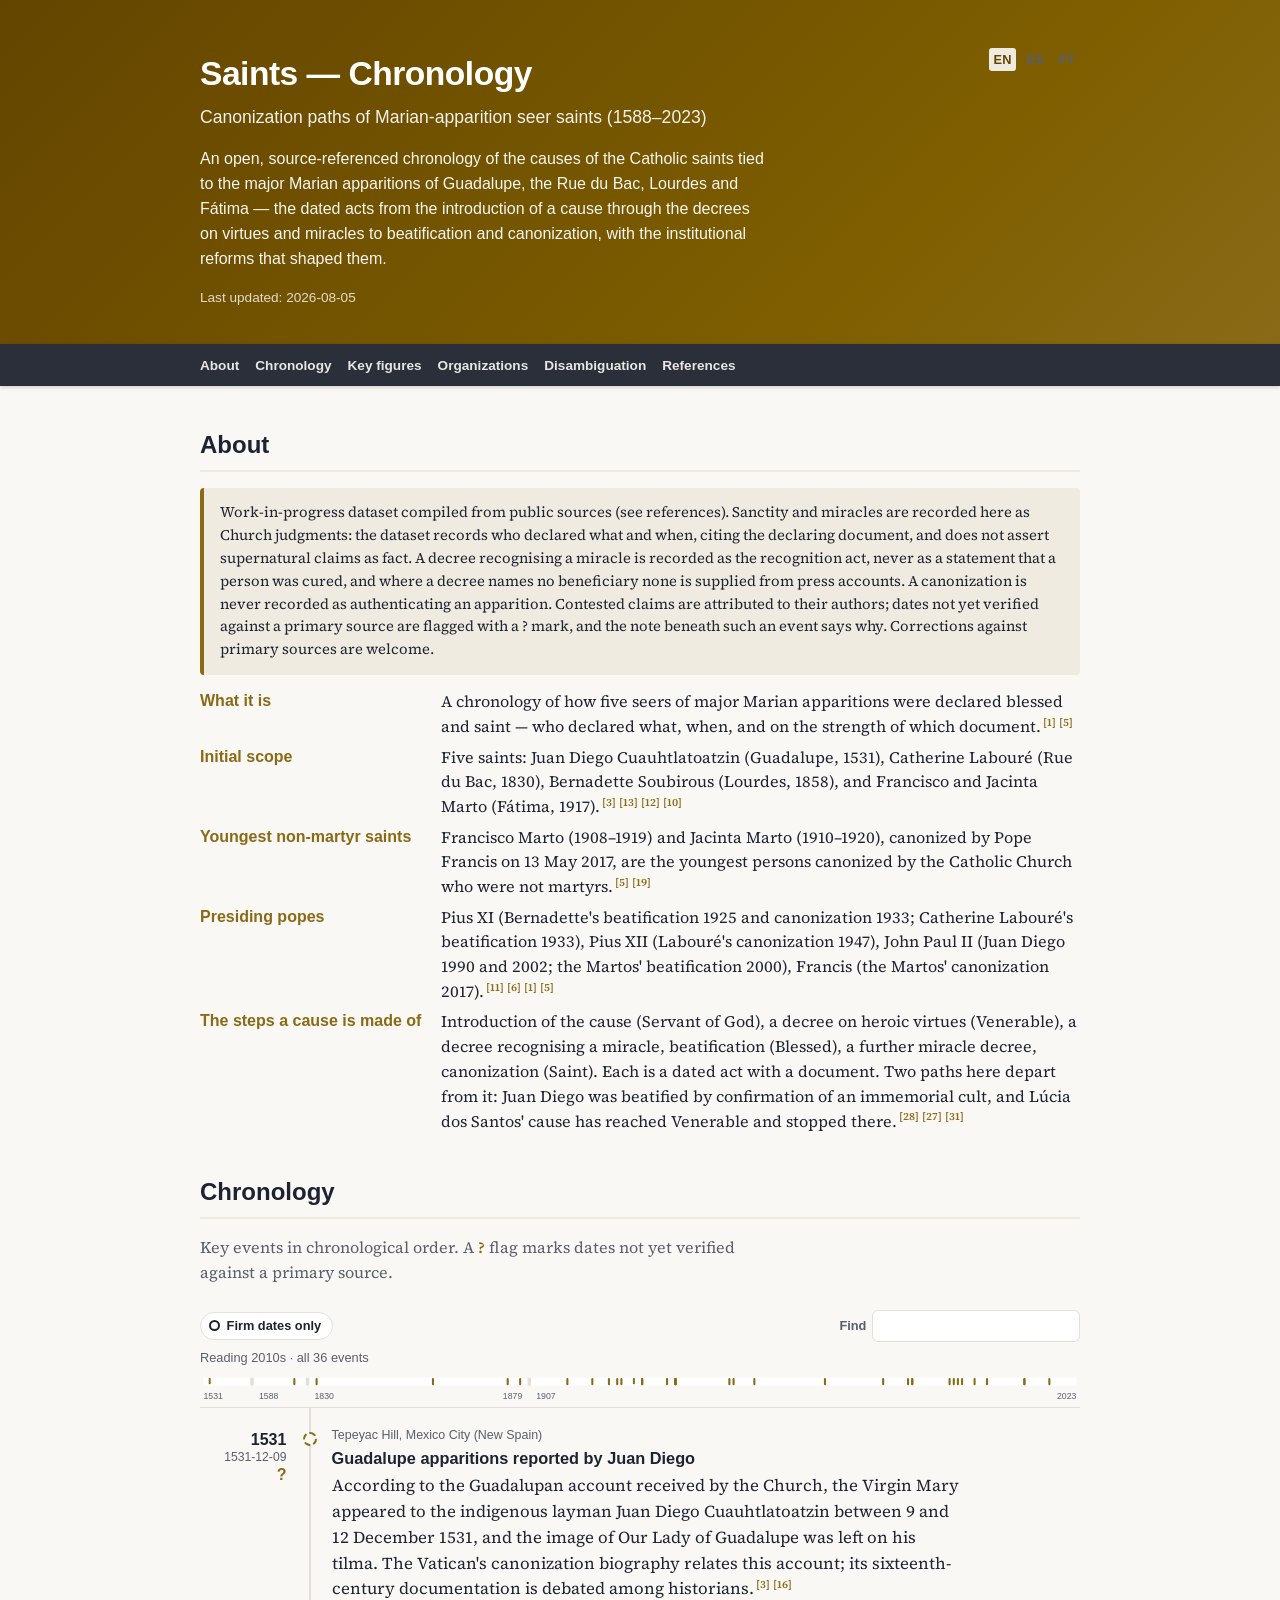
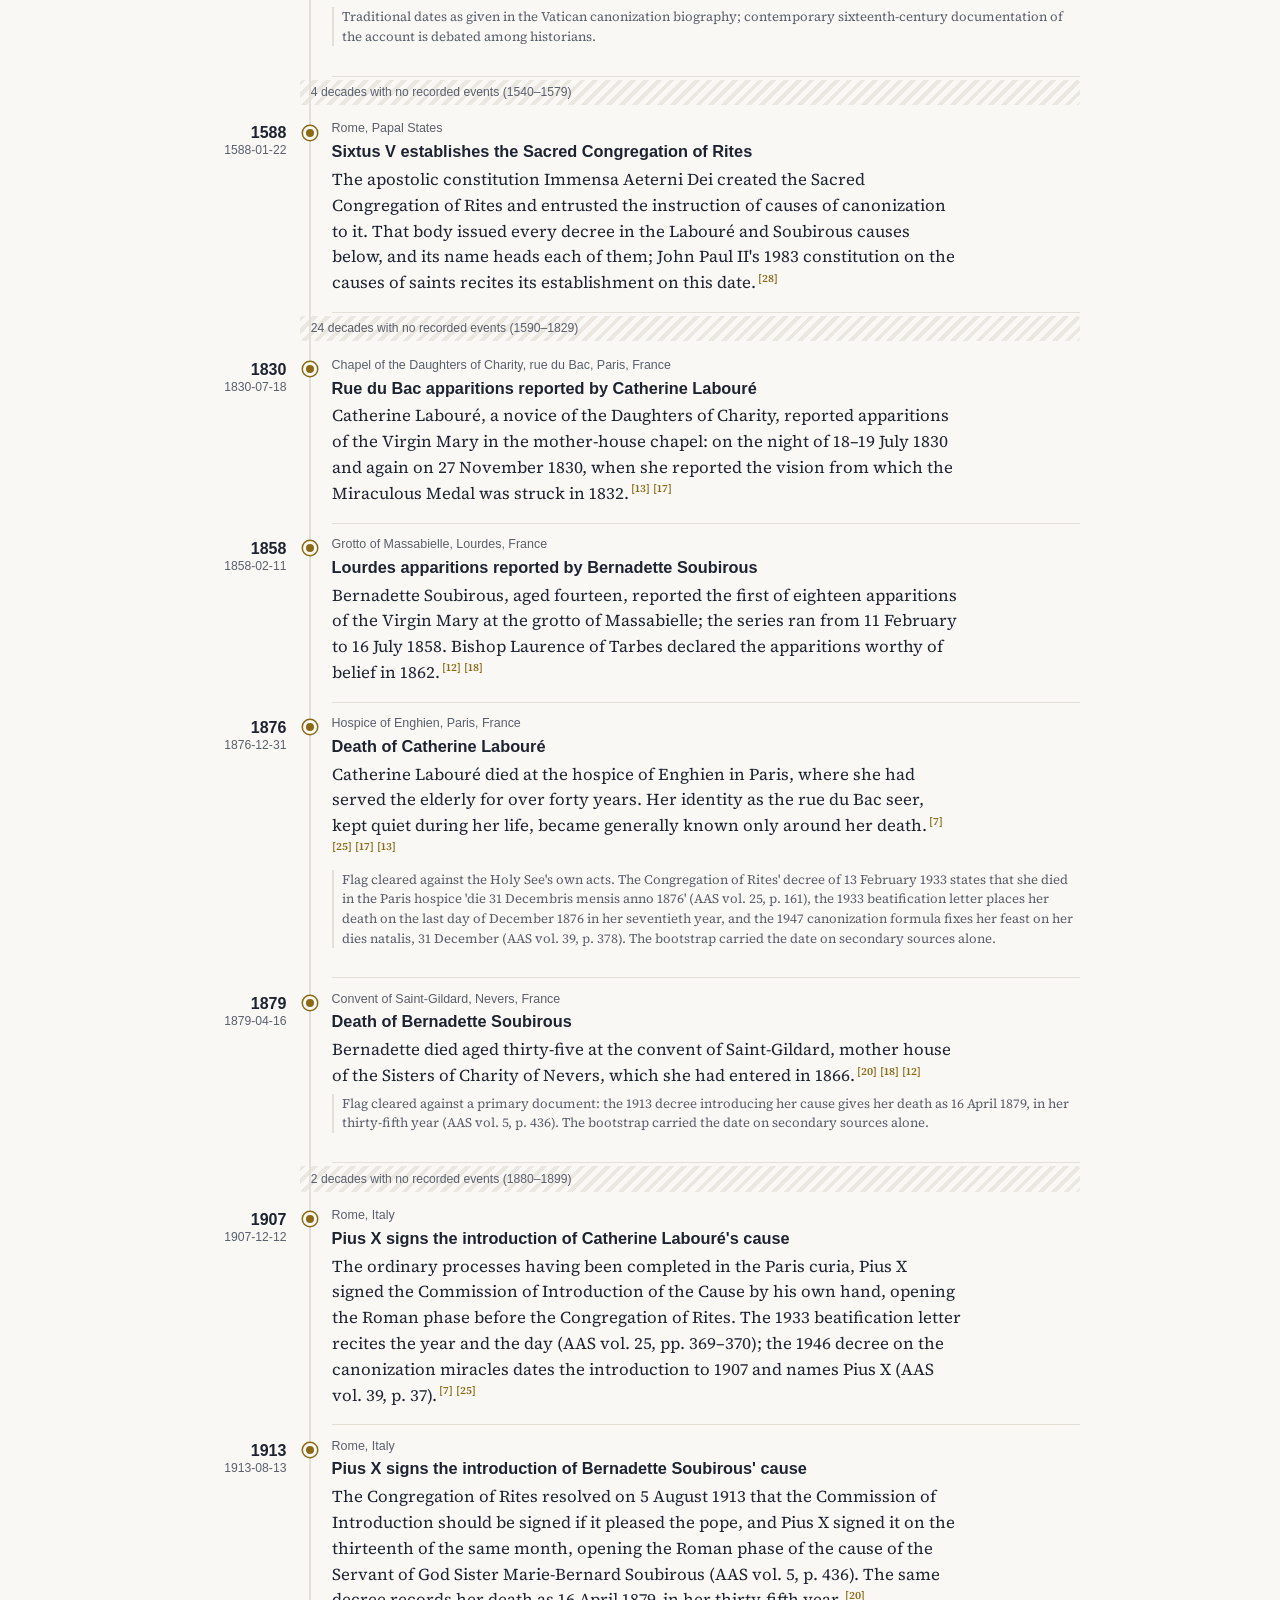
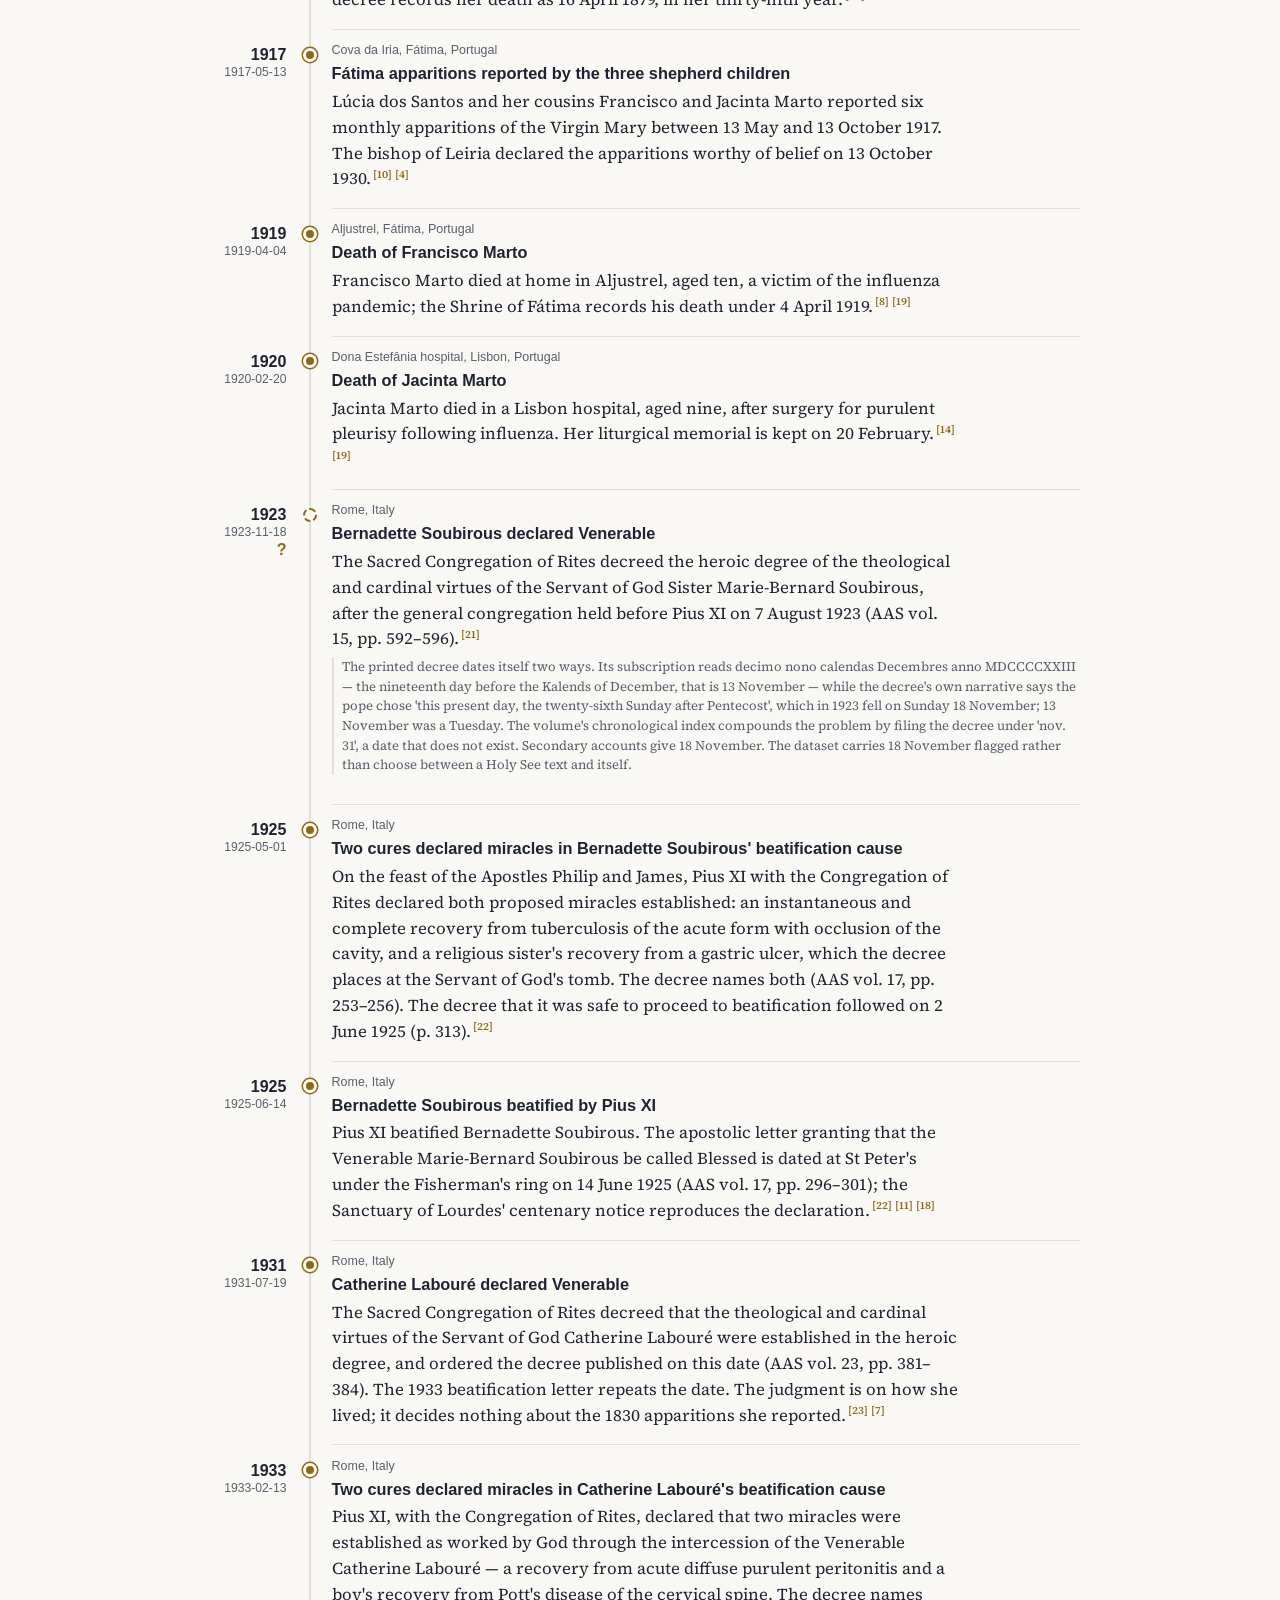
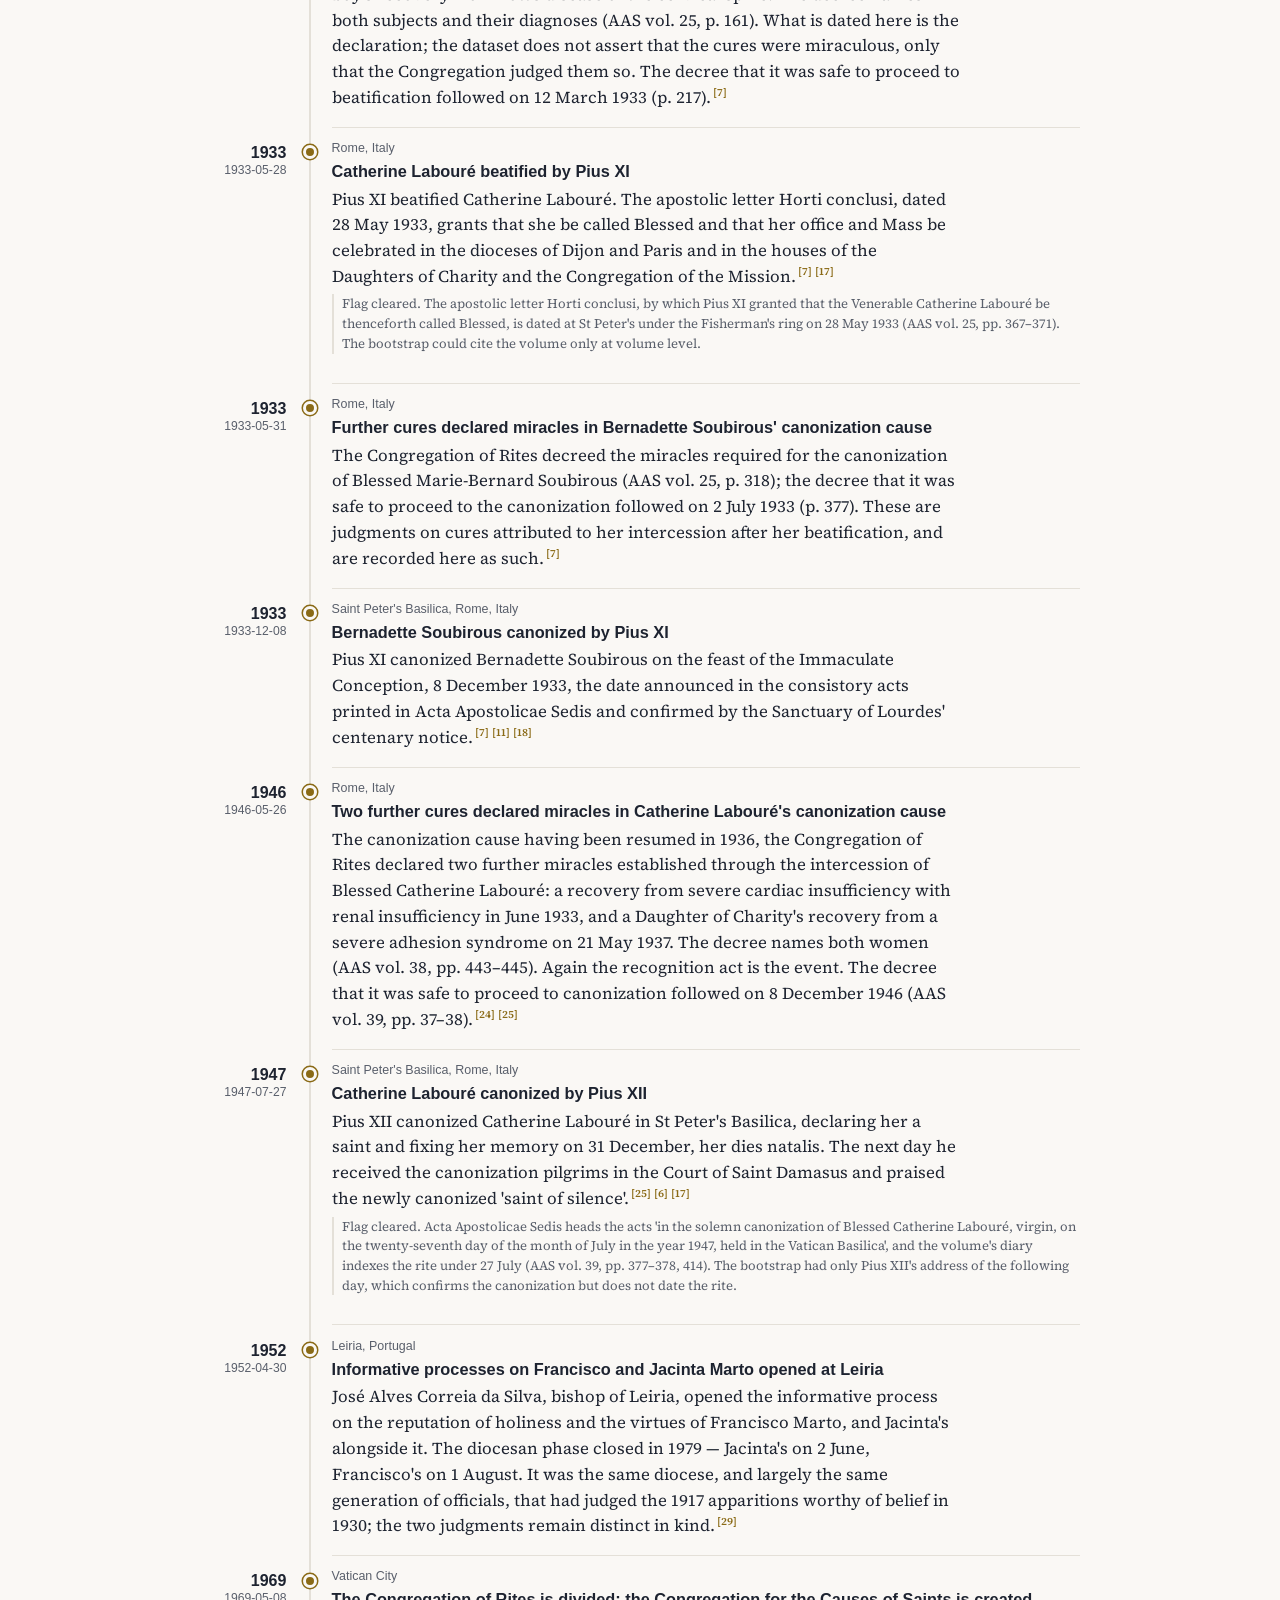
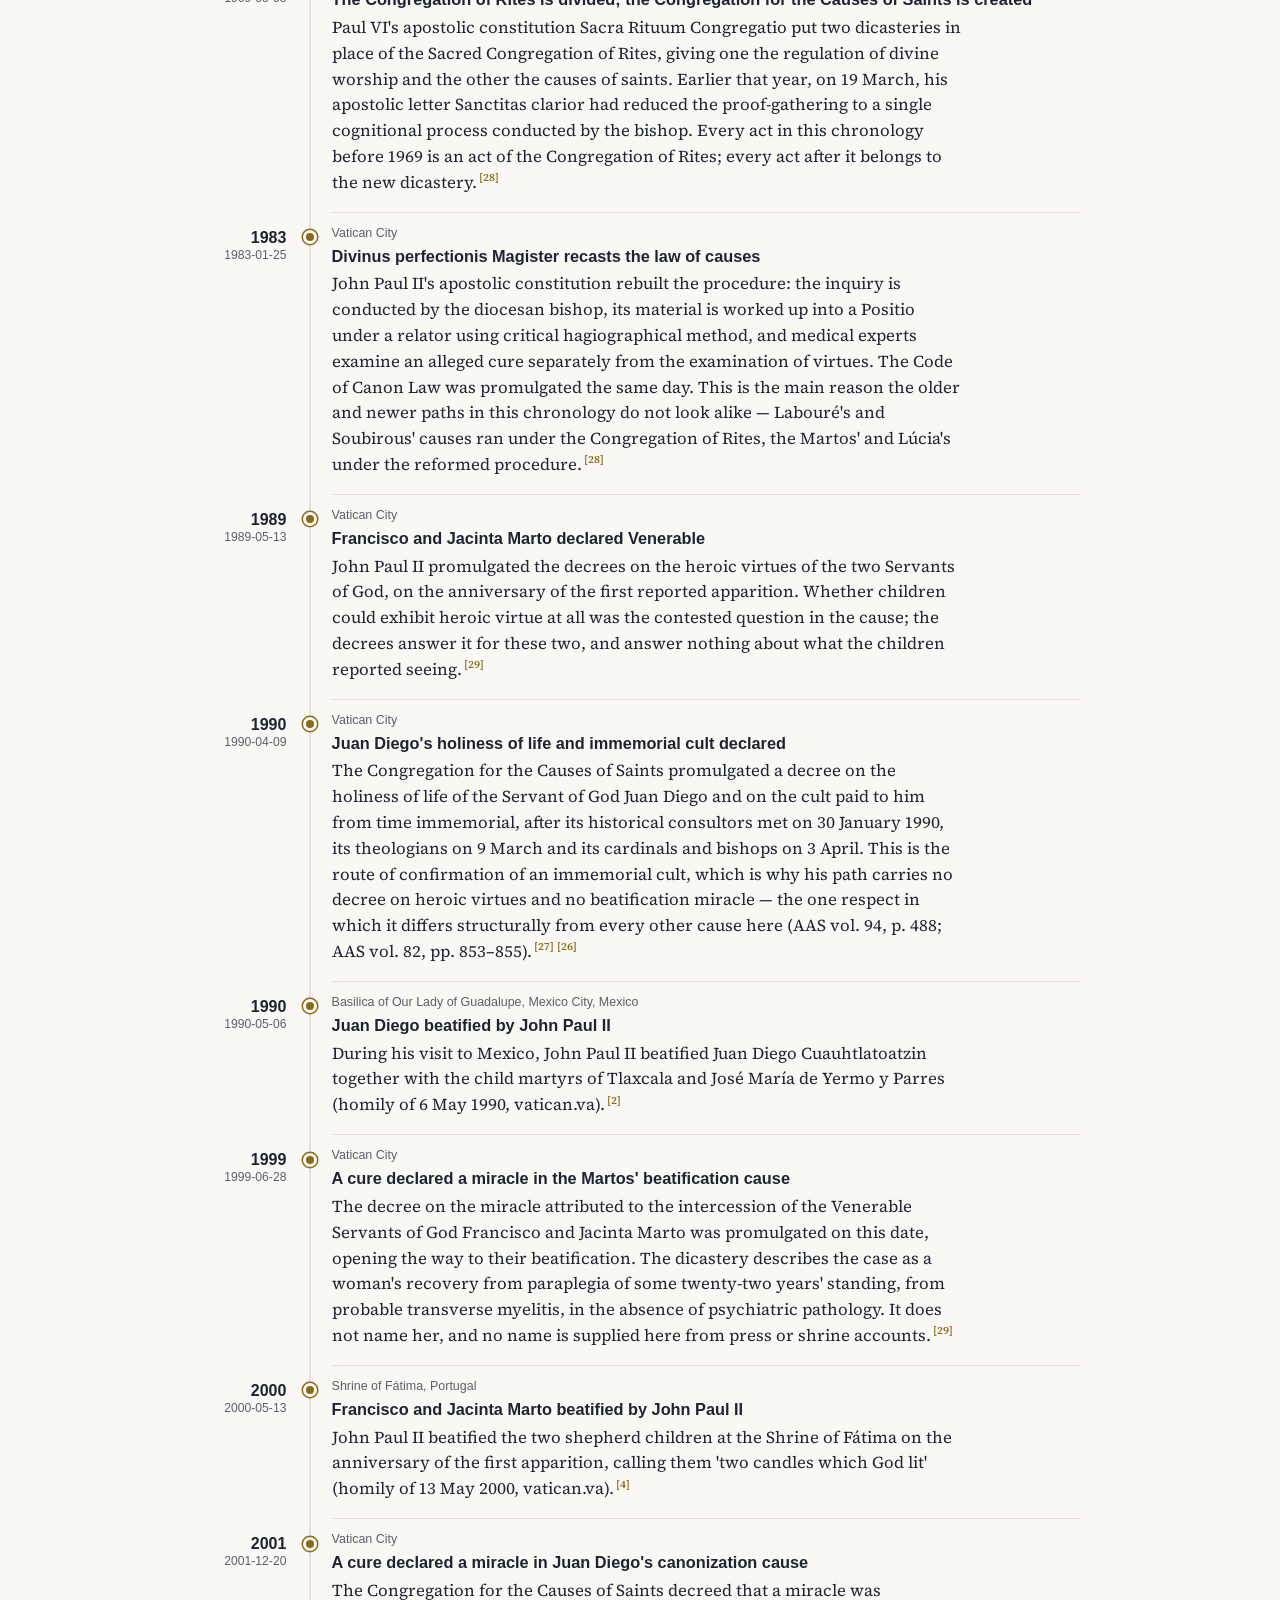
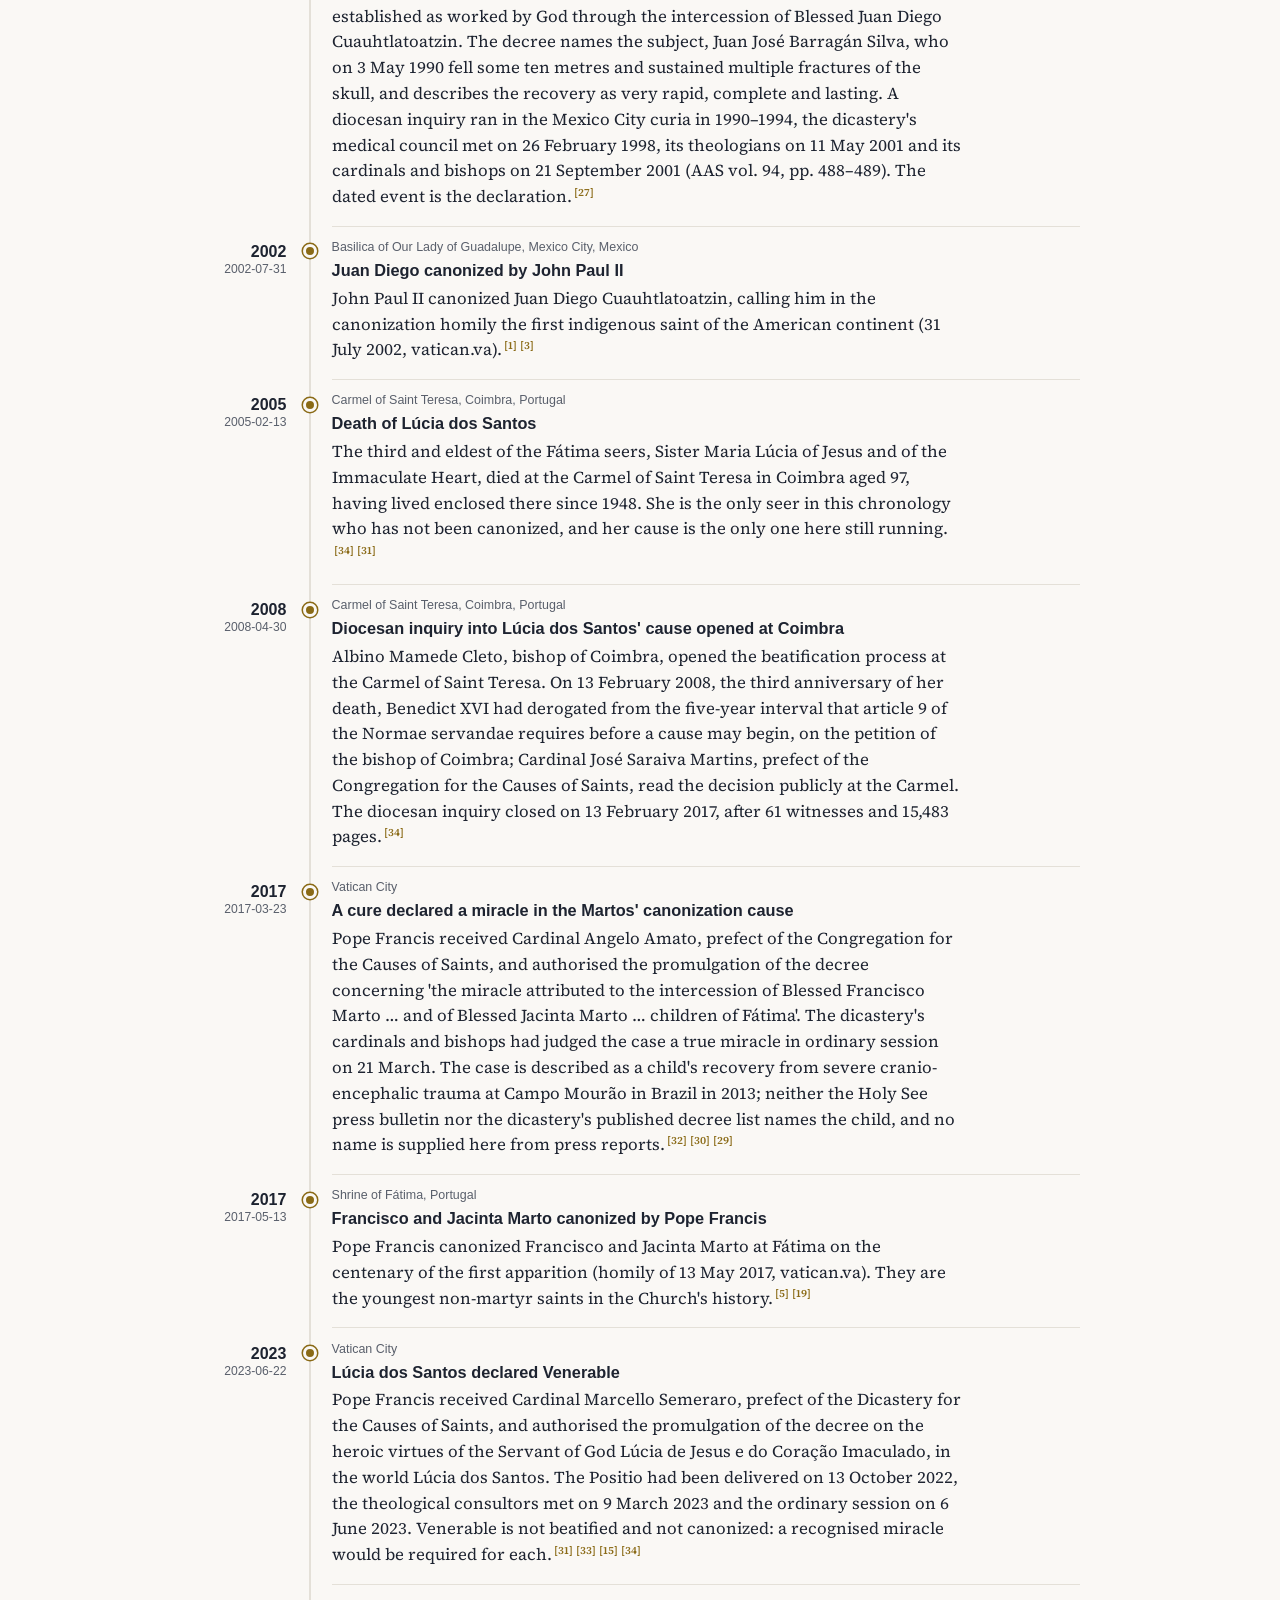
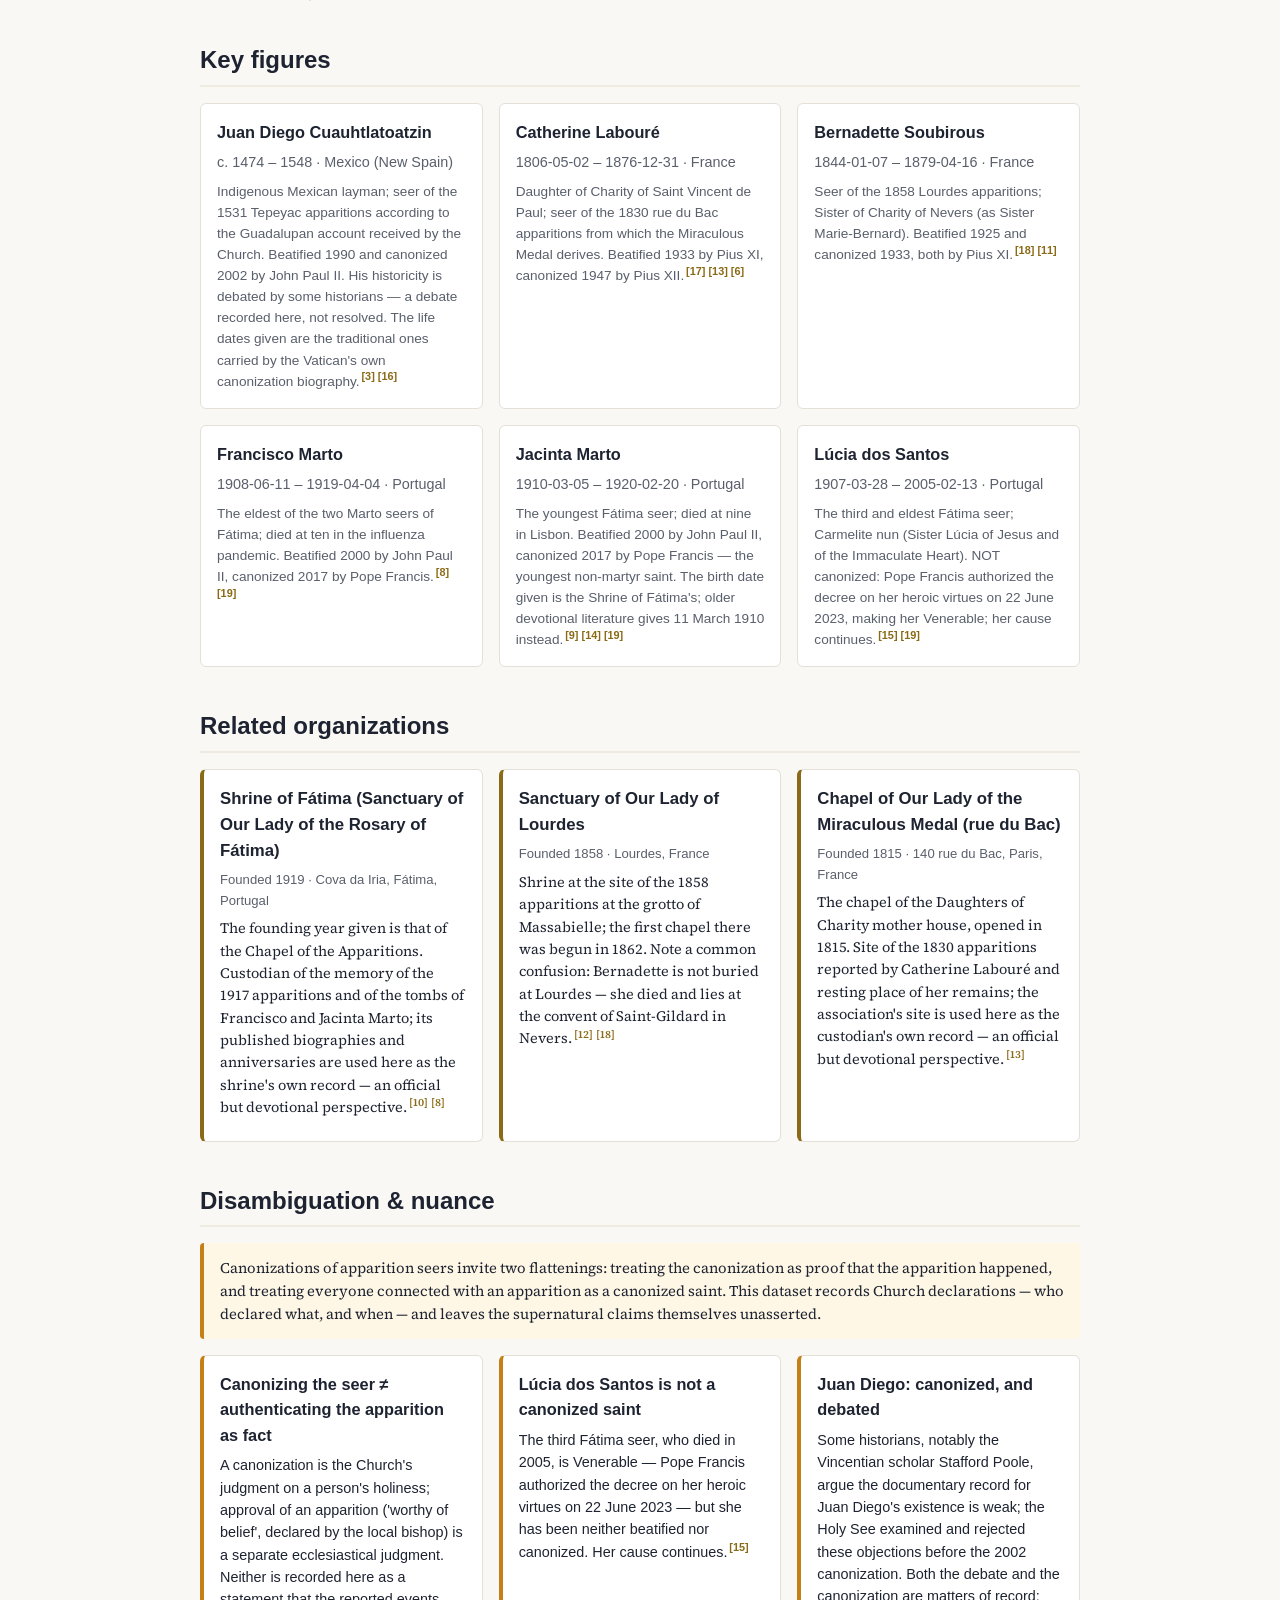
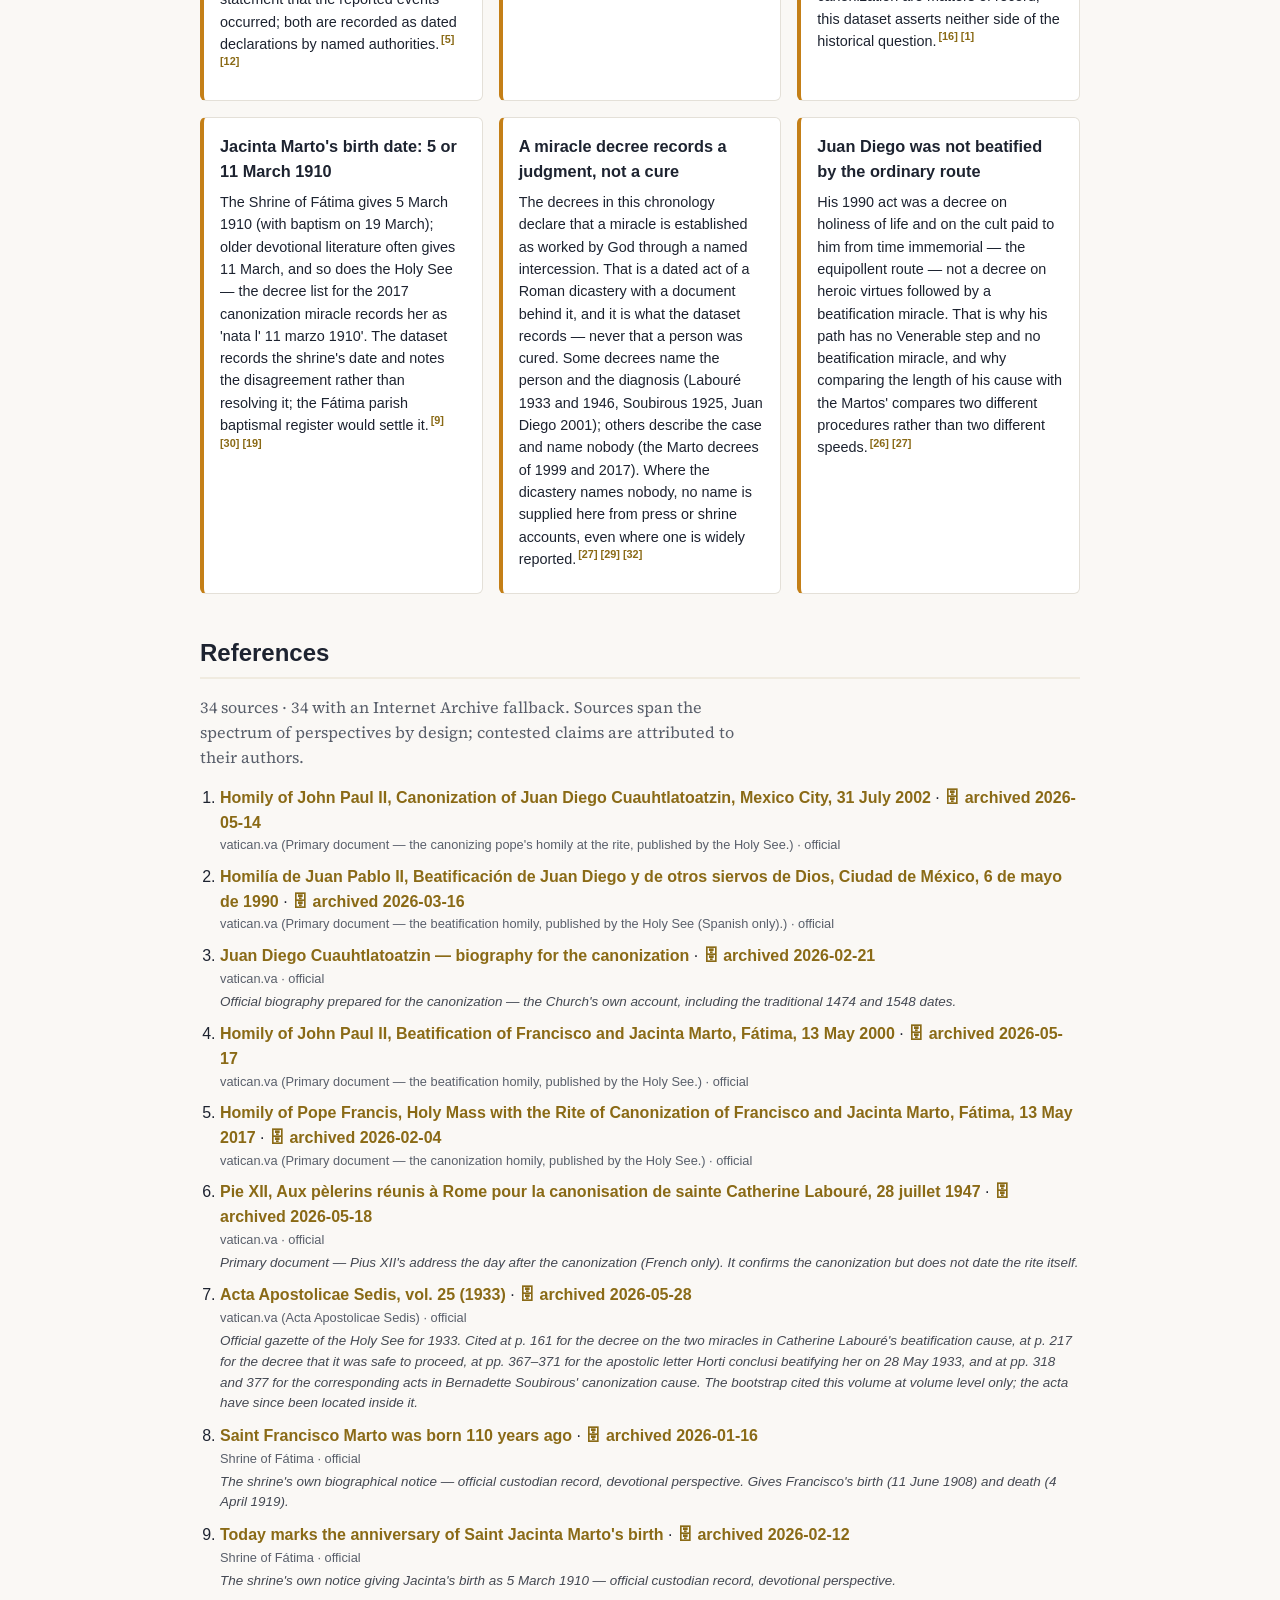
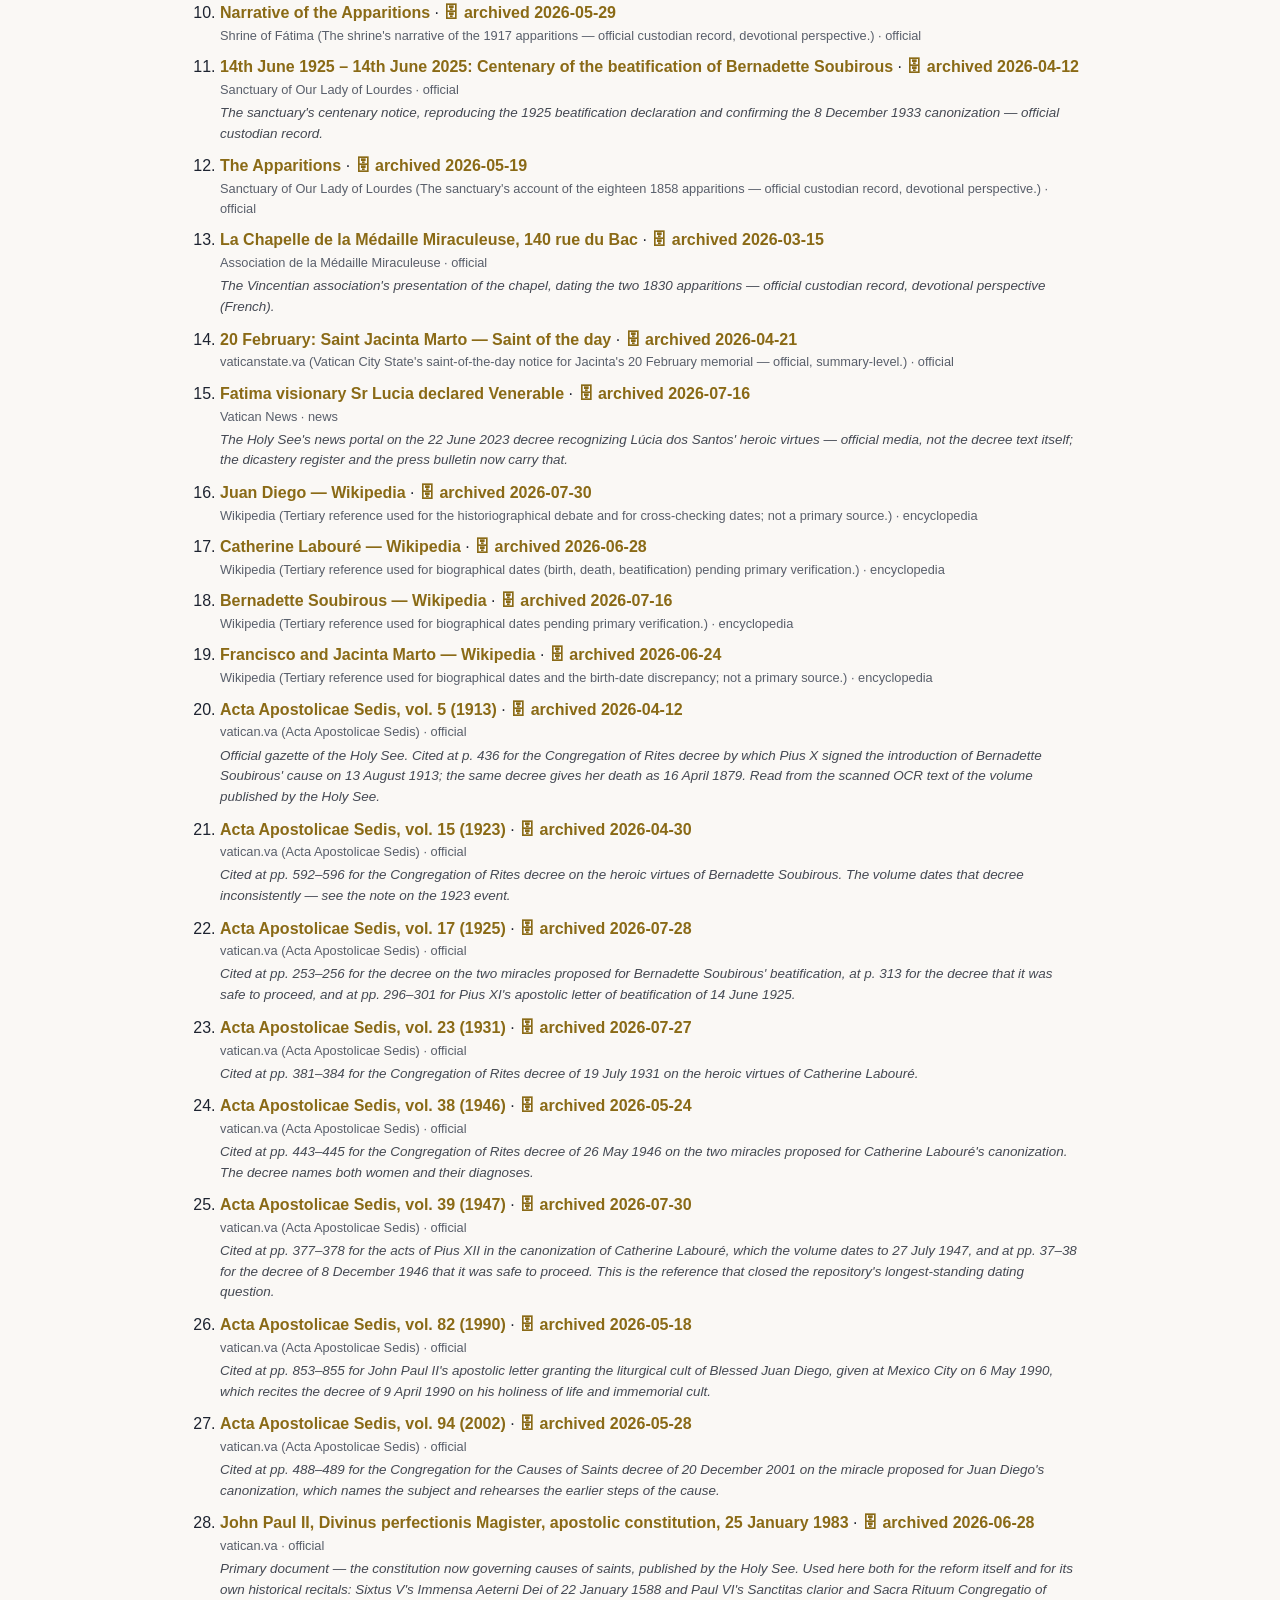
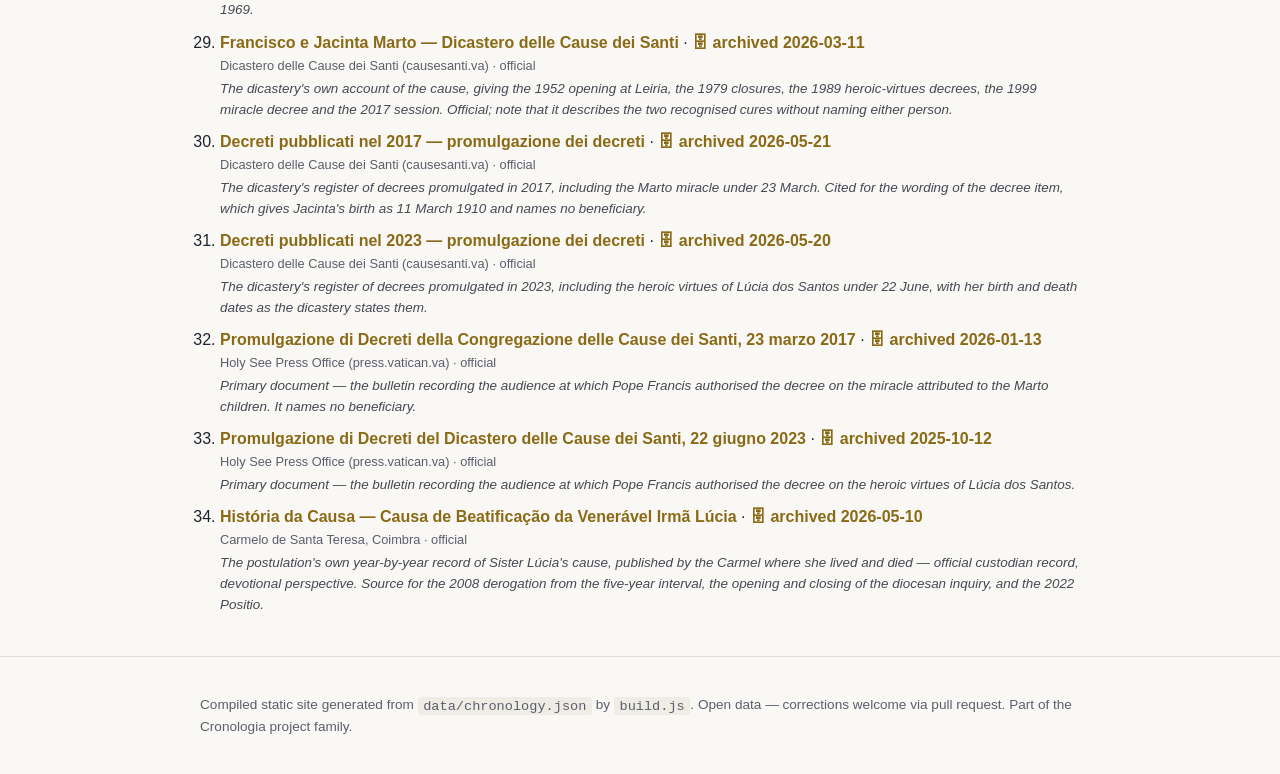
<file: docs/index.html>
<!DOCTYPE html>
<html lang="en">
<head>
  <meta charset="utf-8">
  <link rel="canonical" href="https://cronologia.github.io/santos/en/">
  <link rel="alternate" hreflang="en" href="https://cronologia.github.io/santos/en/">
  <link rel="alternate" hreflang="es" href="https://cronologia.github.io/santos/es/">
  <link rel="alternate" hreflang="pt" href="https://cronologia.github.io/santos/pt/">
  <link rel="alternate" hreflang="x-default" href="https://cronologia.github.io/santos/en/">
  <script>
    (function () {
      var supported = ["en","es","pt"];
      var stored = null; try { stored = localStorage.getItem('lang'); } catch (e) {}
      var nav = (navigator.language || 'en').slice(0, 2).toLowerCase();
      var pick = supported.indexOf(stored) >= 0 ? stored : (supported.indexOf(nav) >= 0 ? nav : 'en');
      location.replace('./' + pick + '/');
    })();
  </script>
  <noscript><meta http-equiv="refresh" content="0; url=./en/"></noscript>
  <title>Cronologia</title>
</head>
<body><p>Redirecting… <a href="./en/">English</a> · <a href="./es/">Español</a> · <a href="./pt/">Português</a></p></body>
</html>
</file>
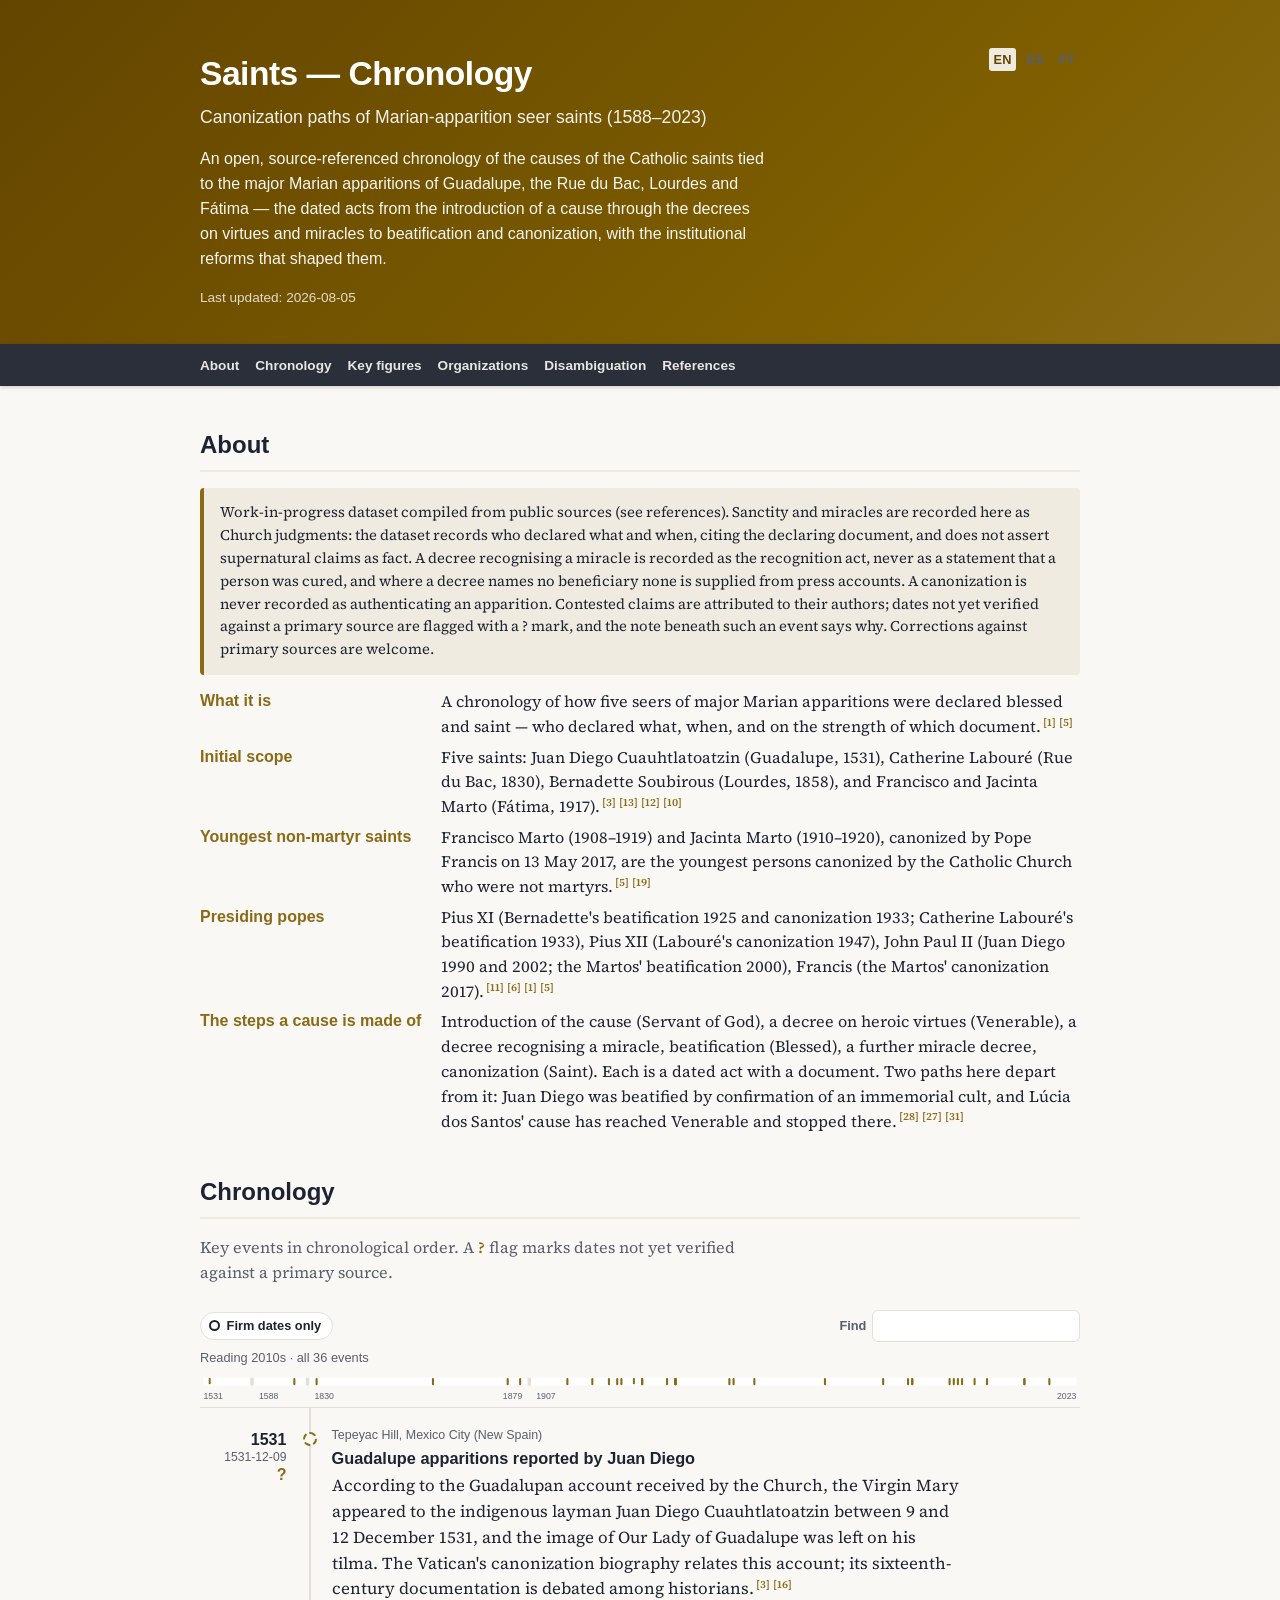
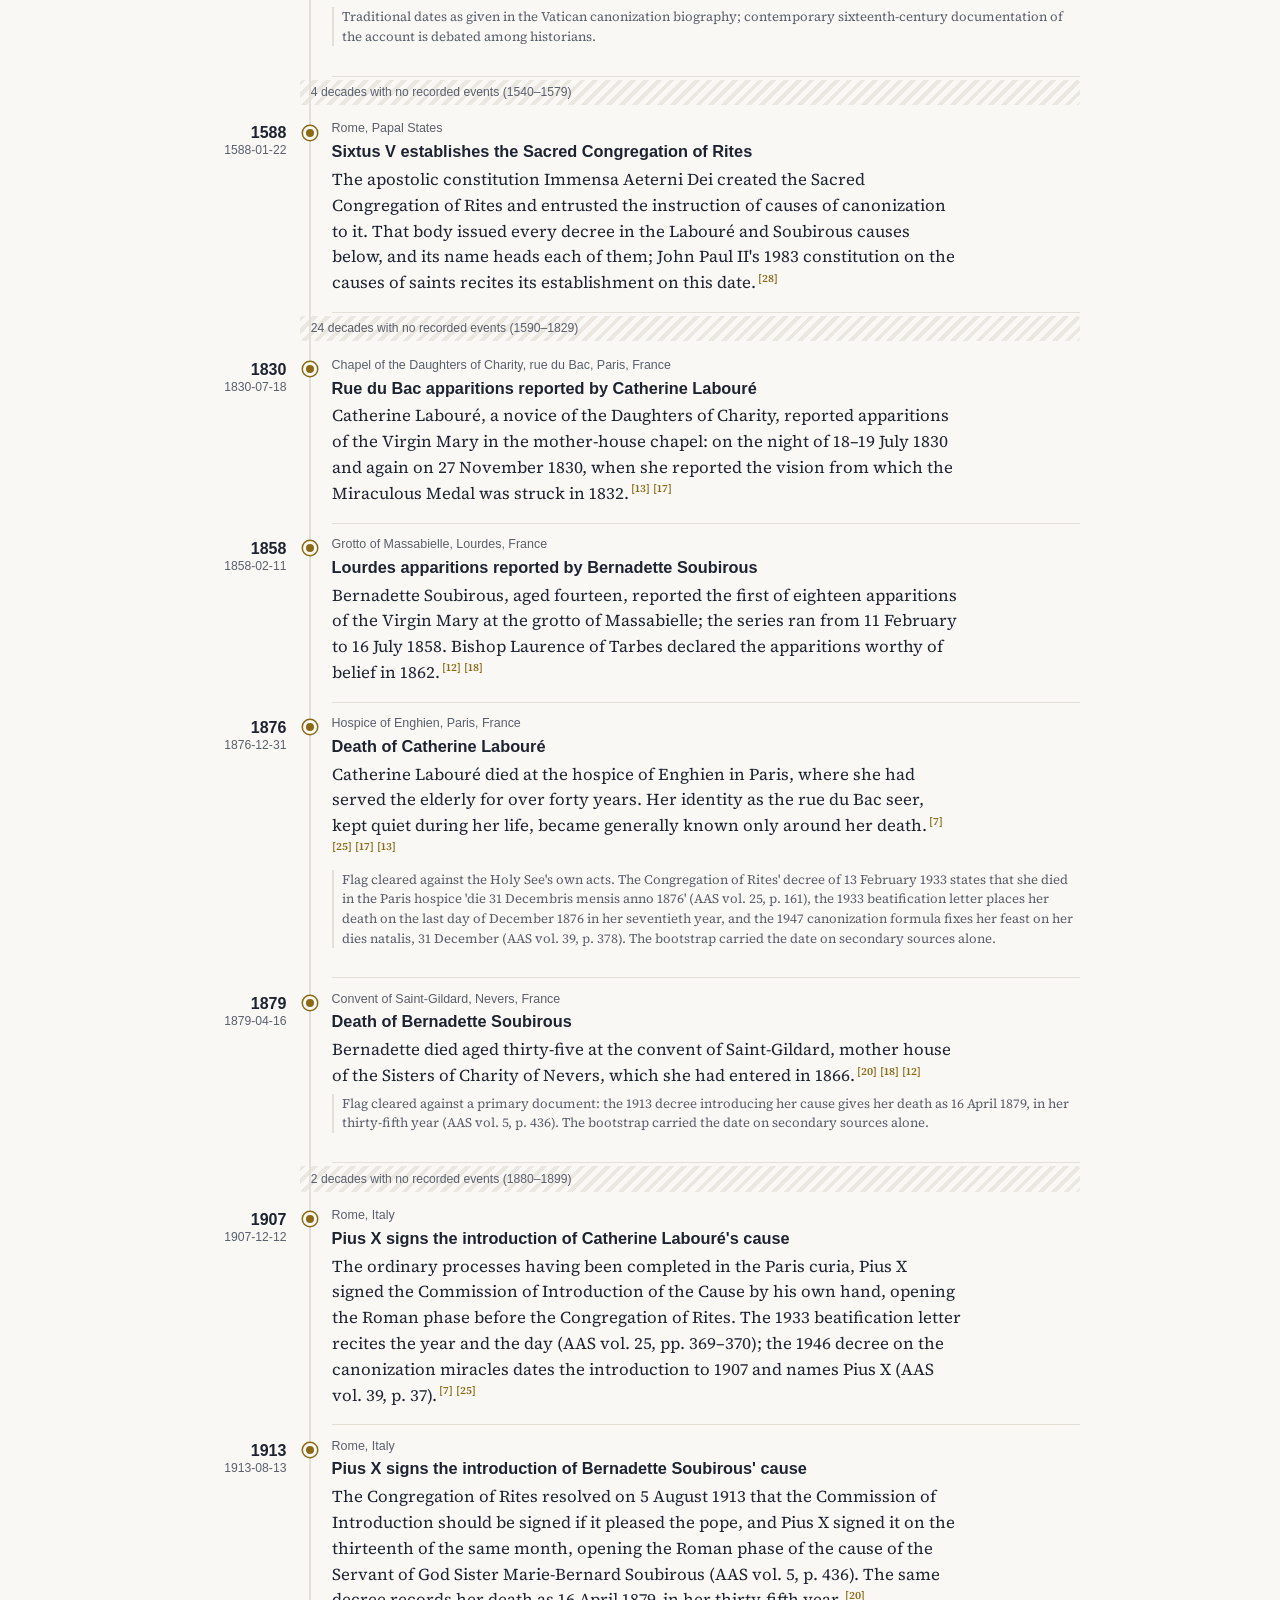
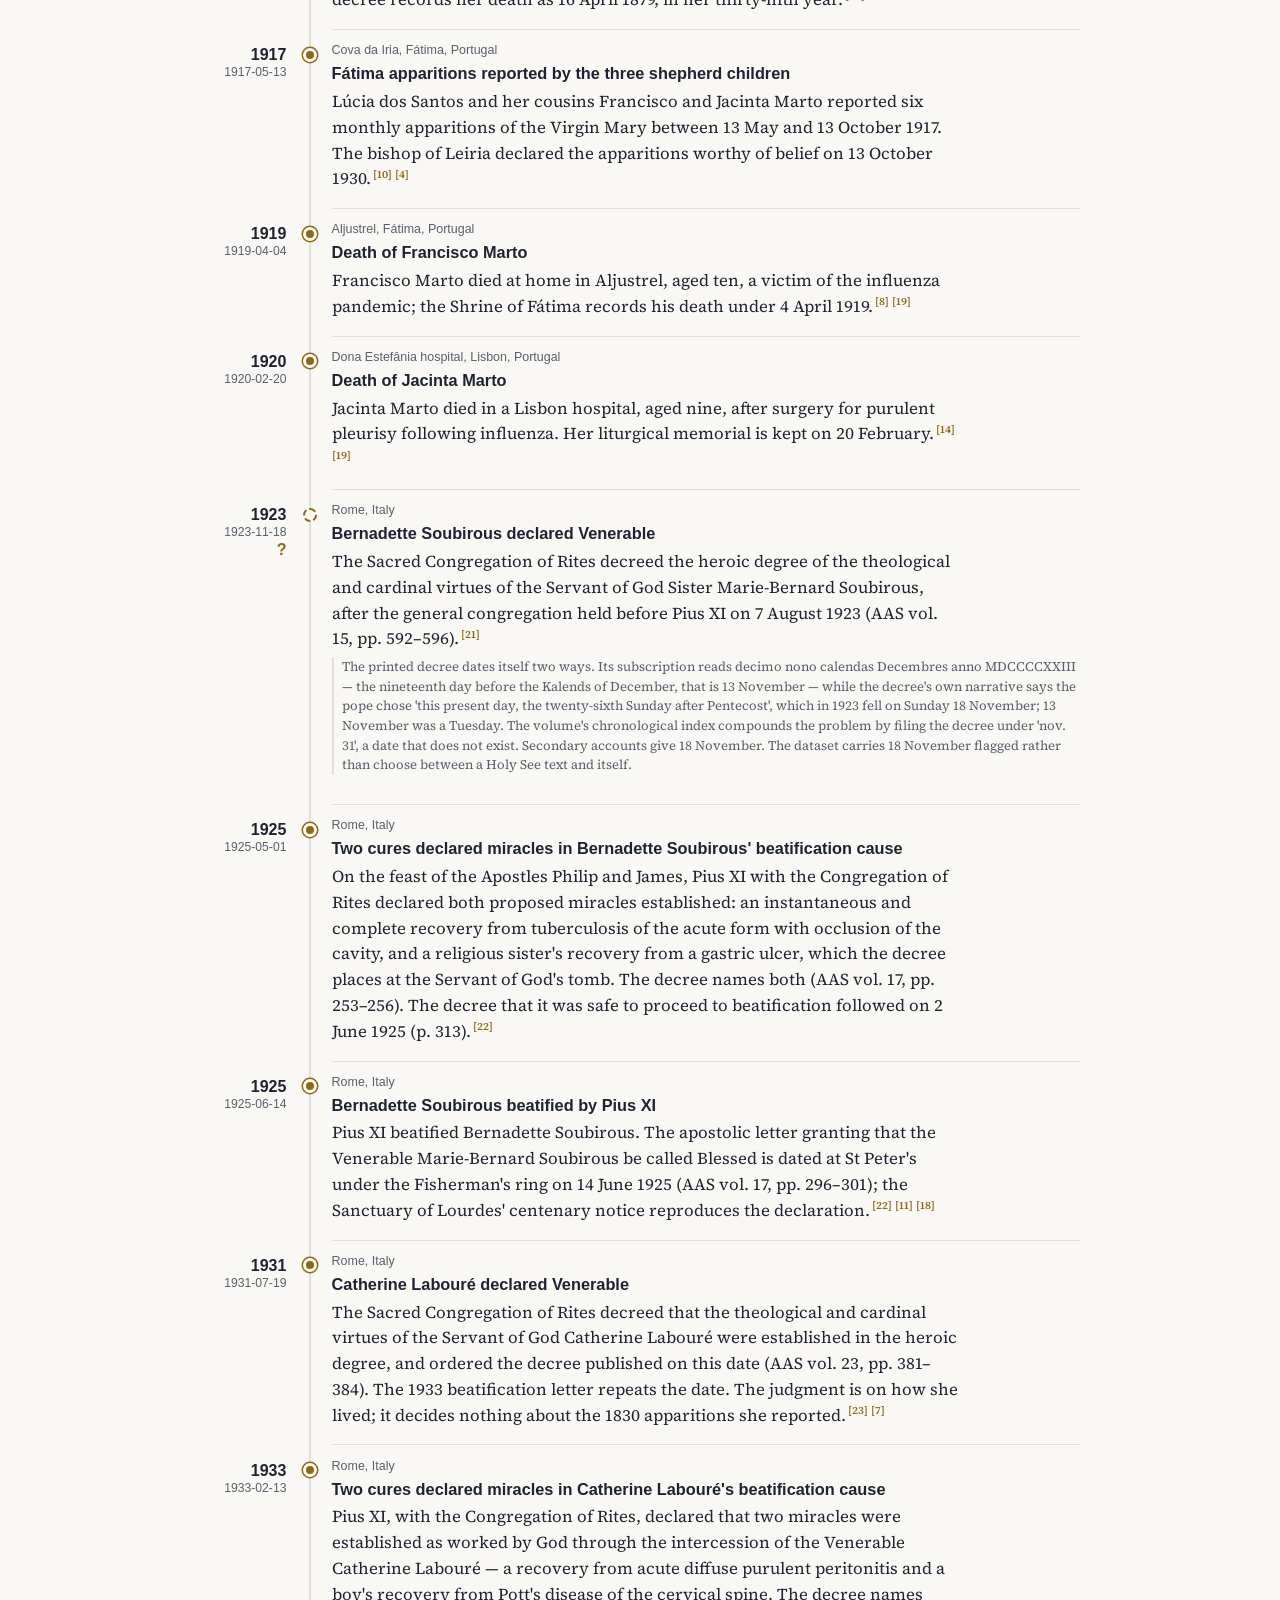
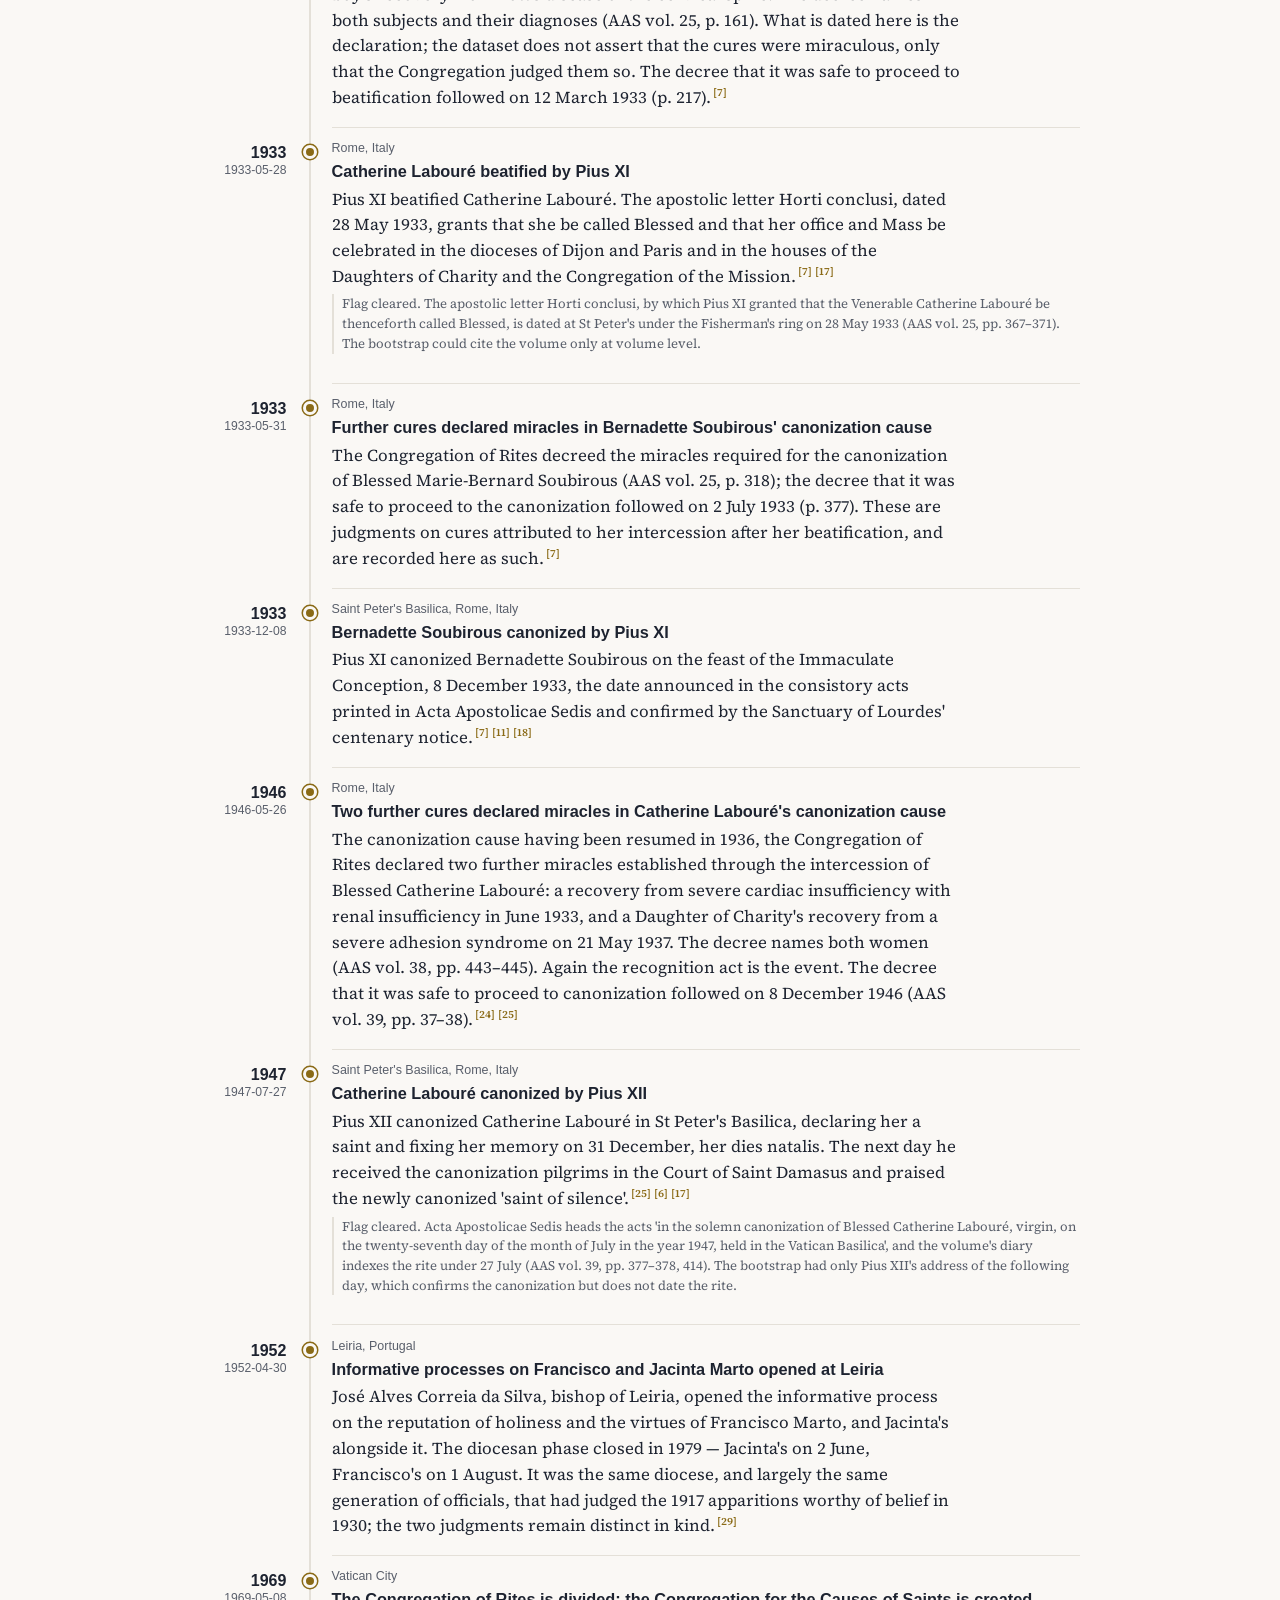
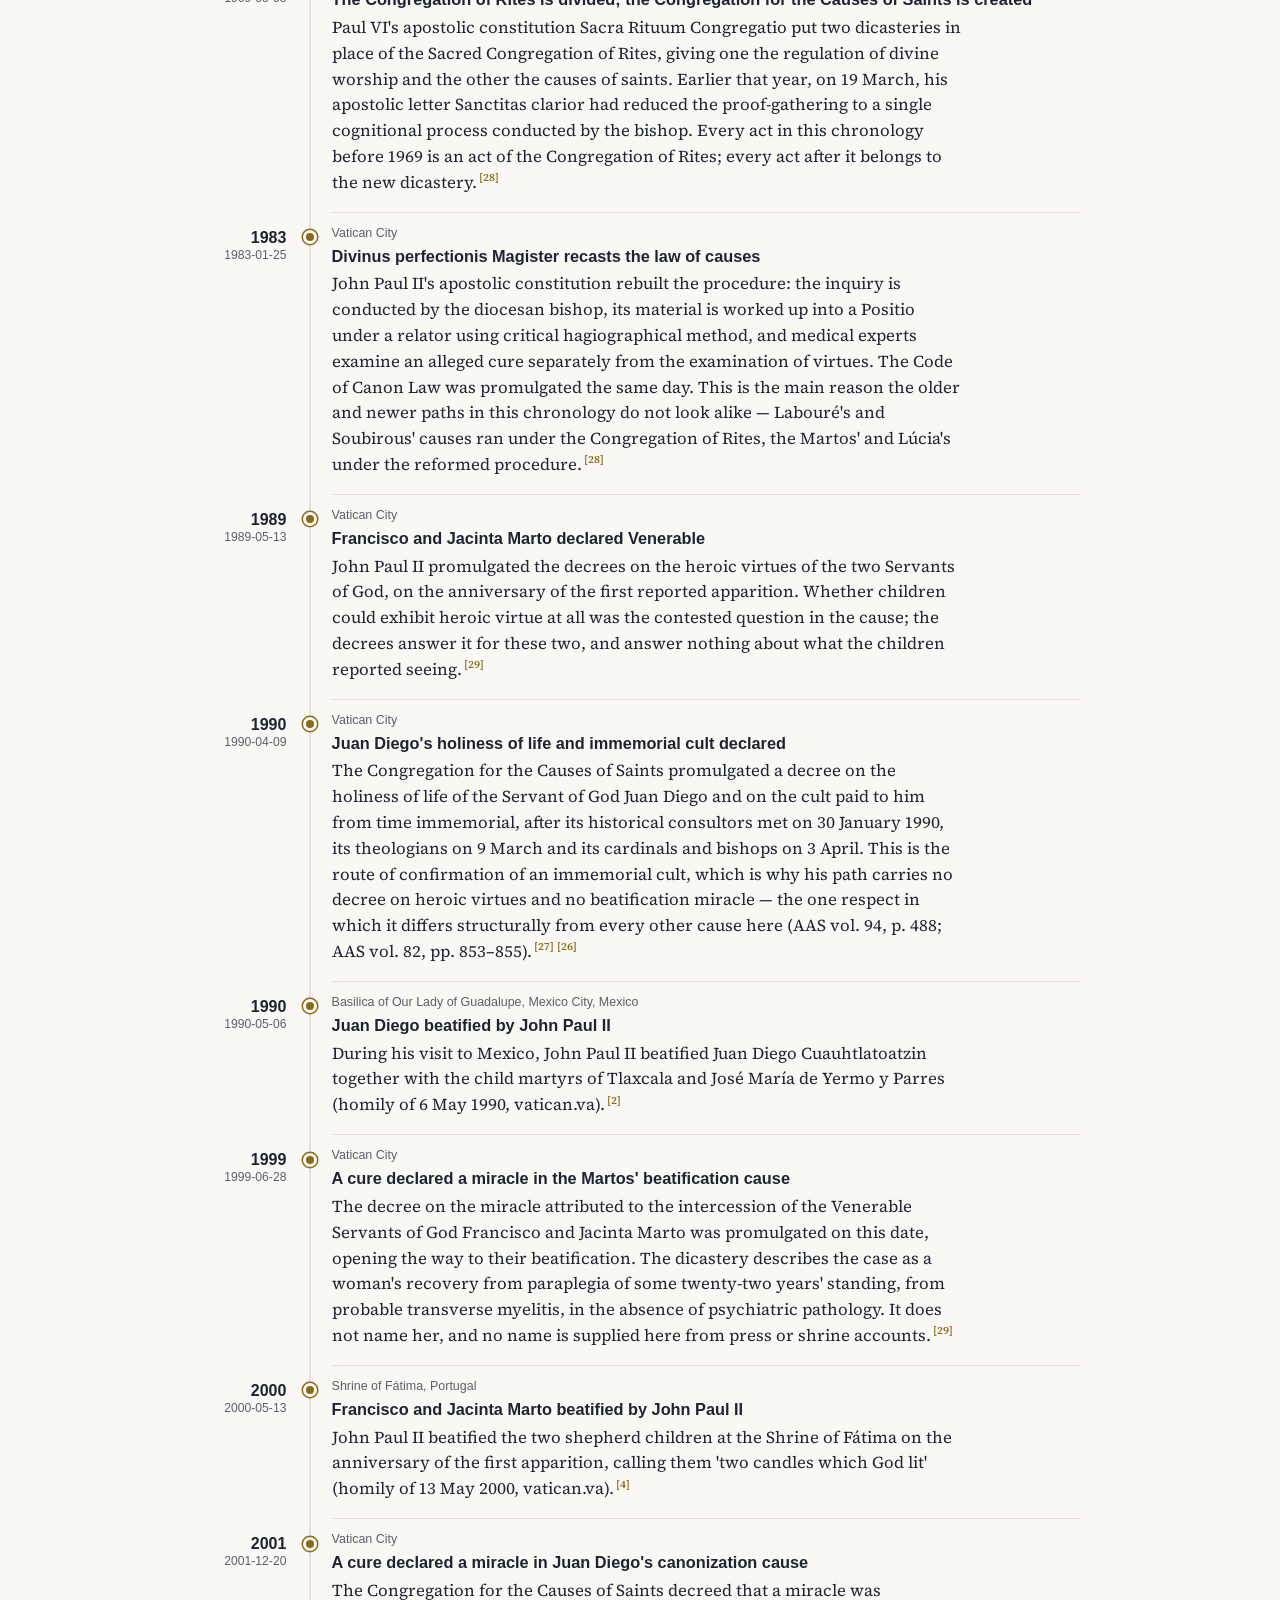
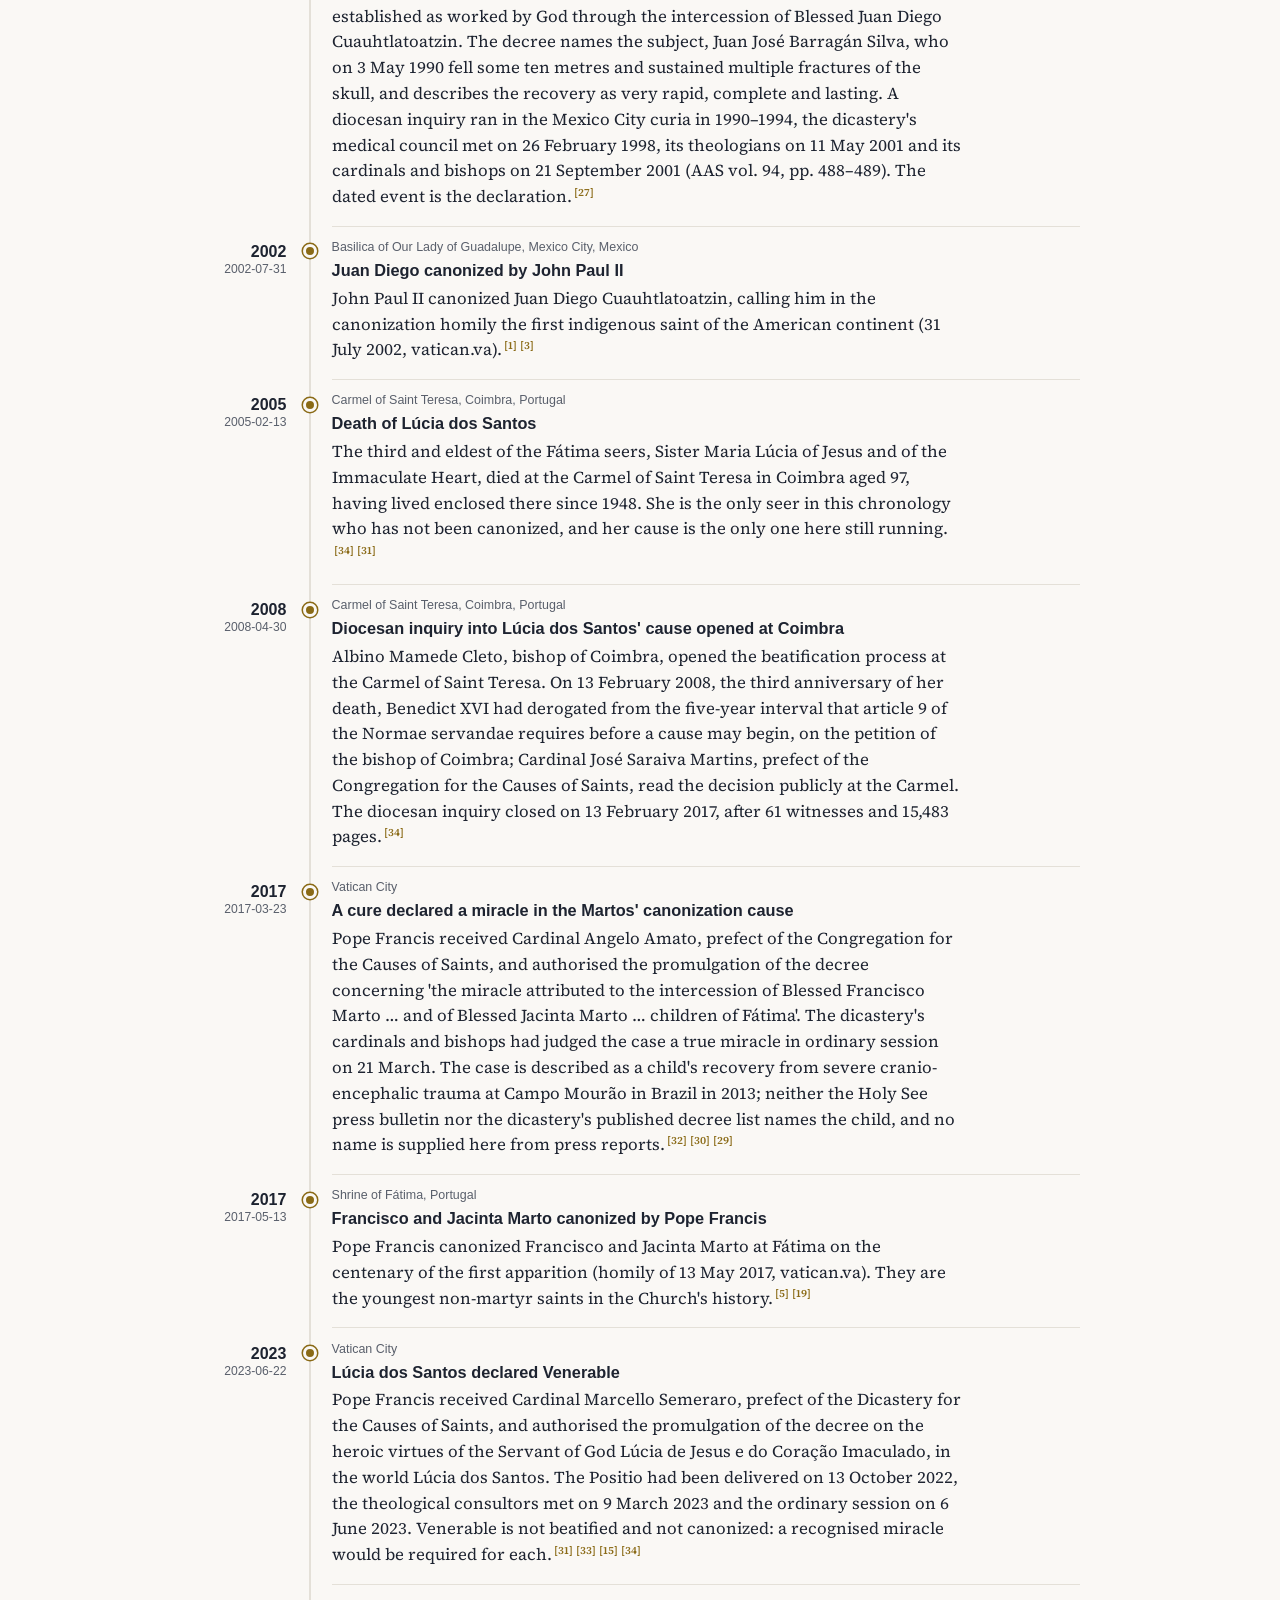
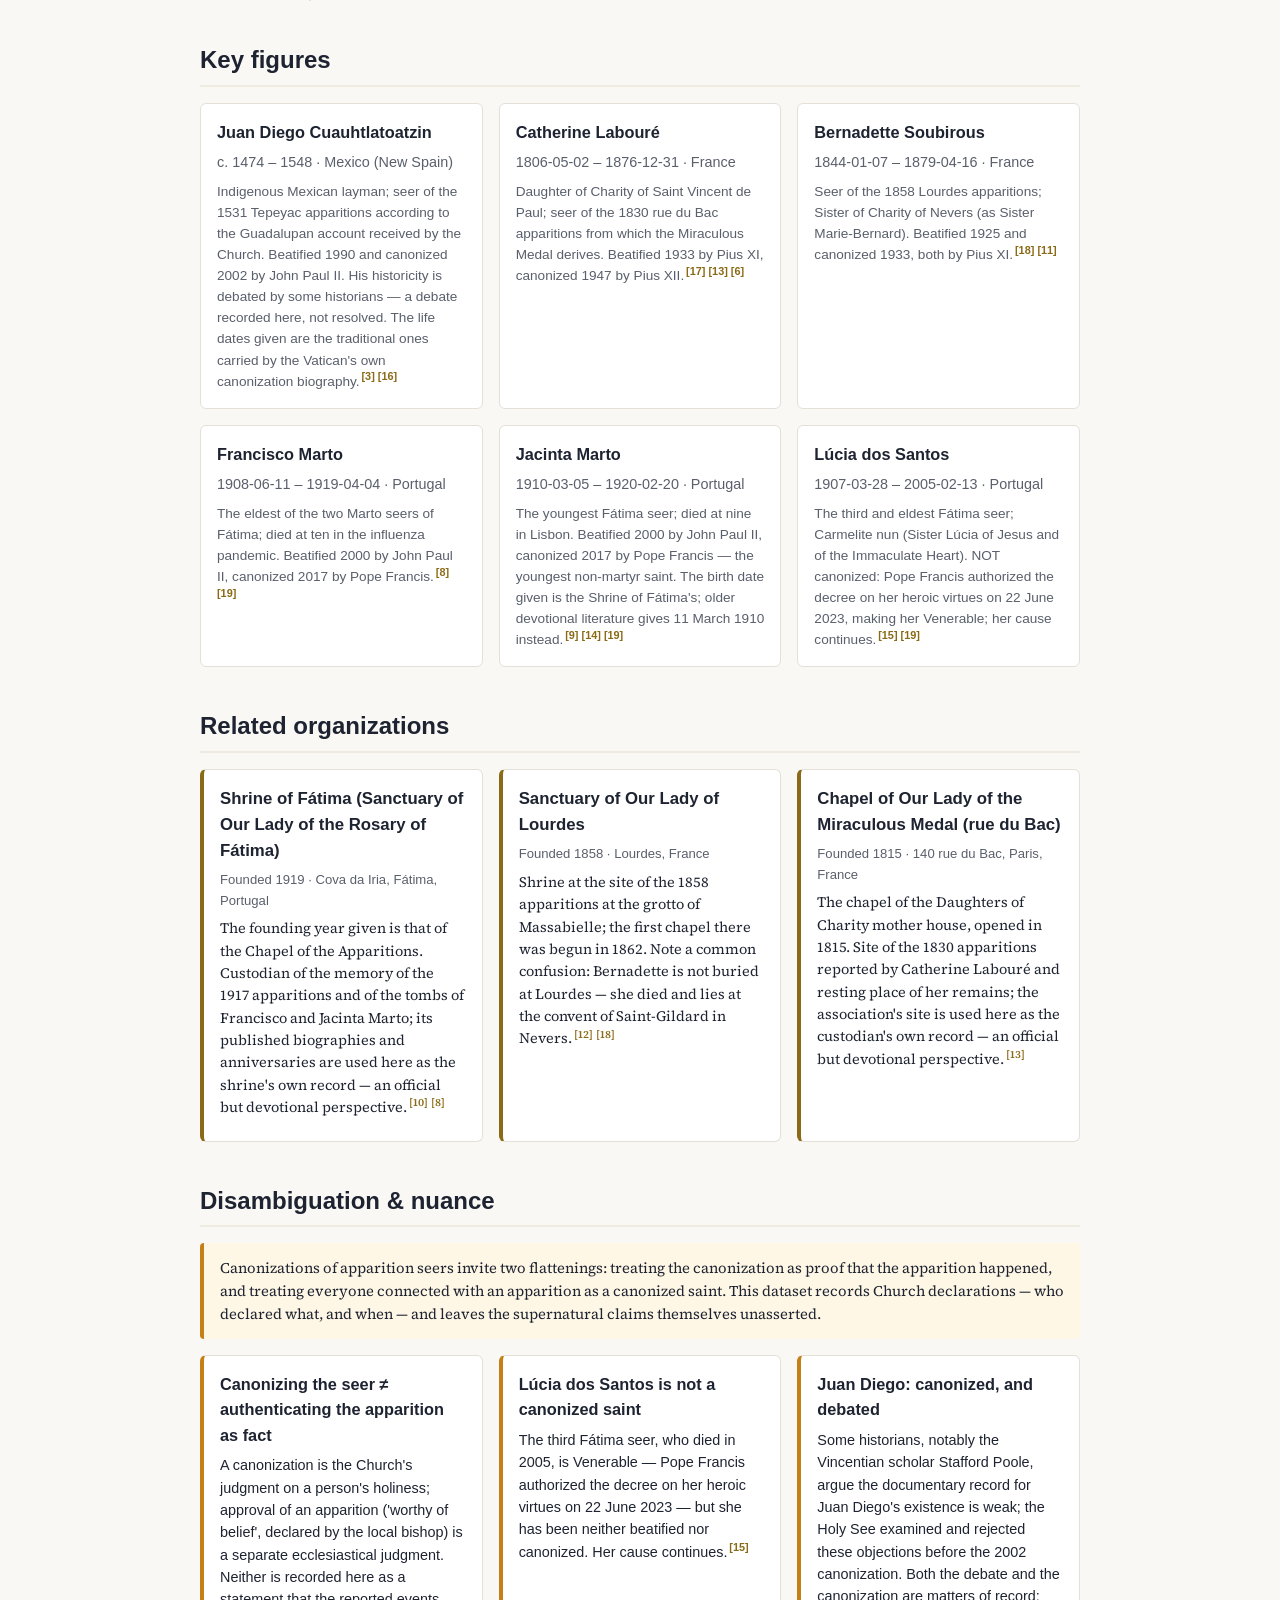
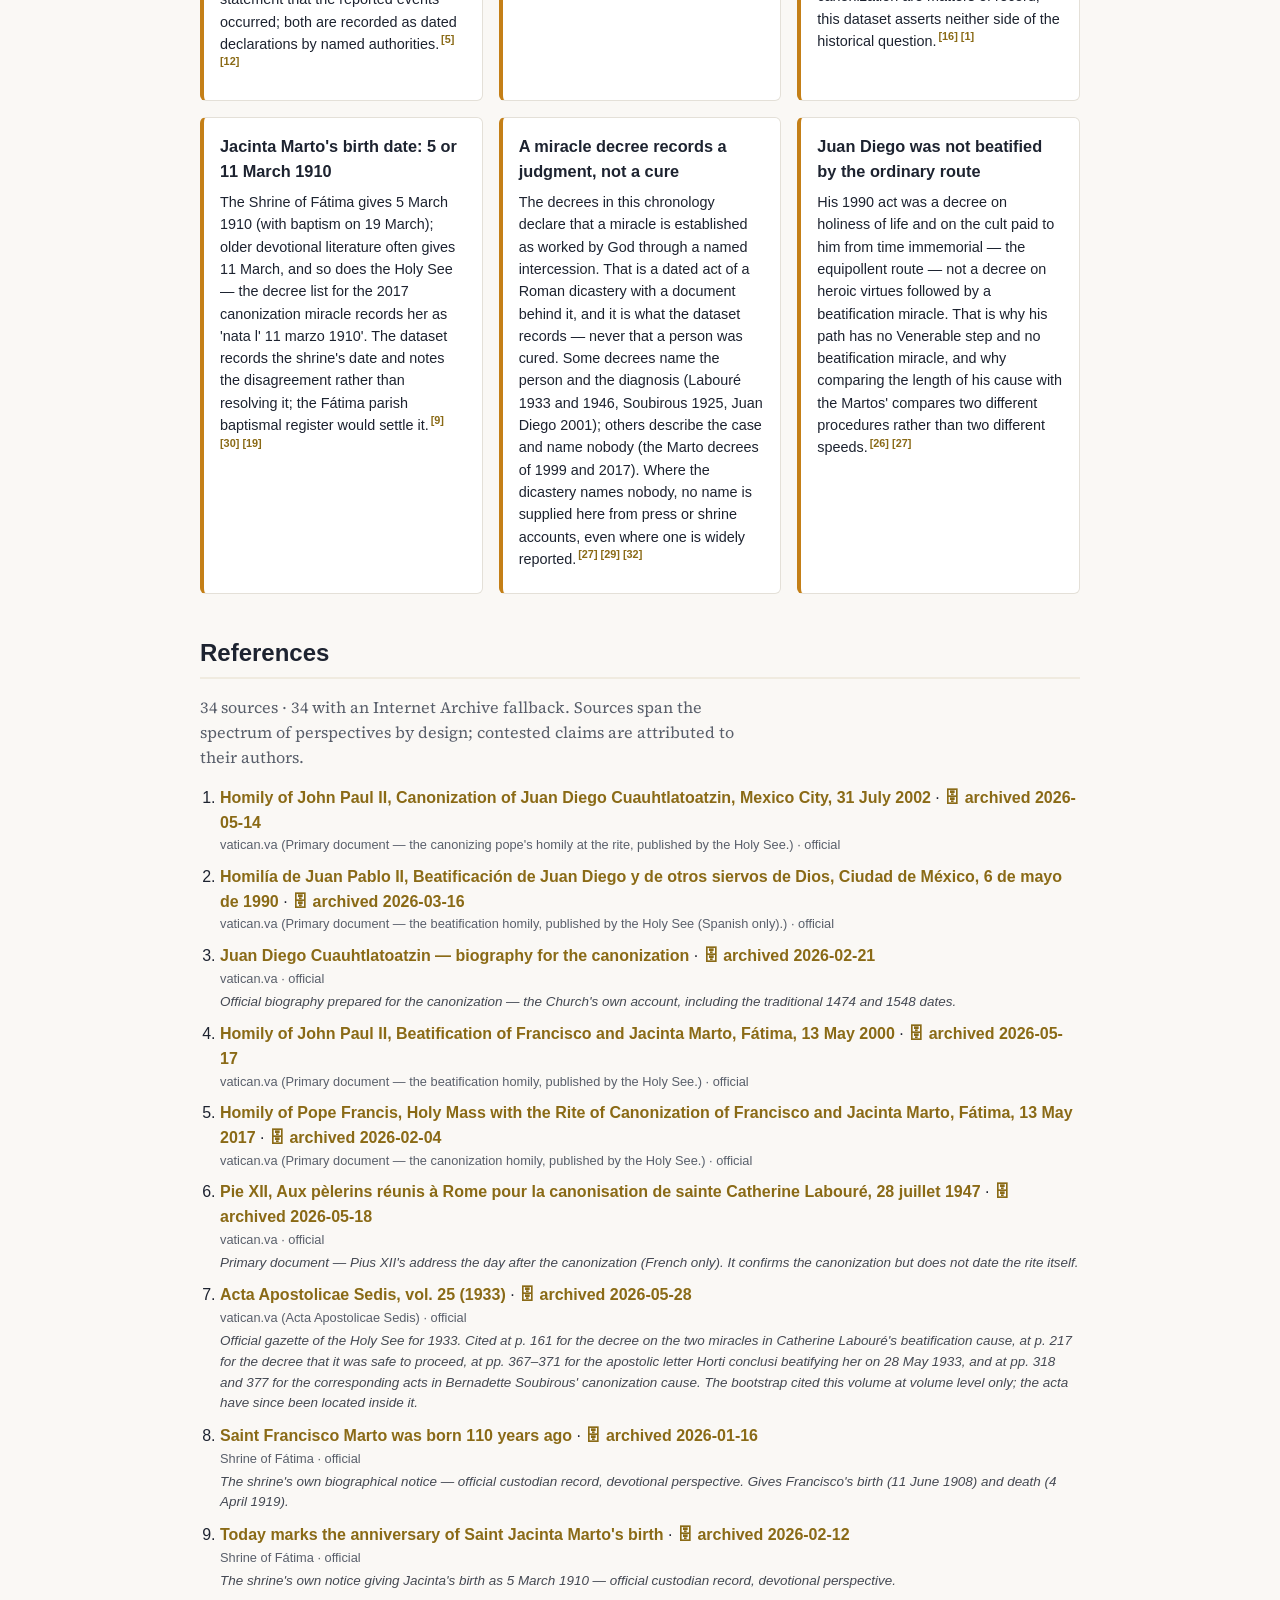
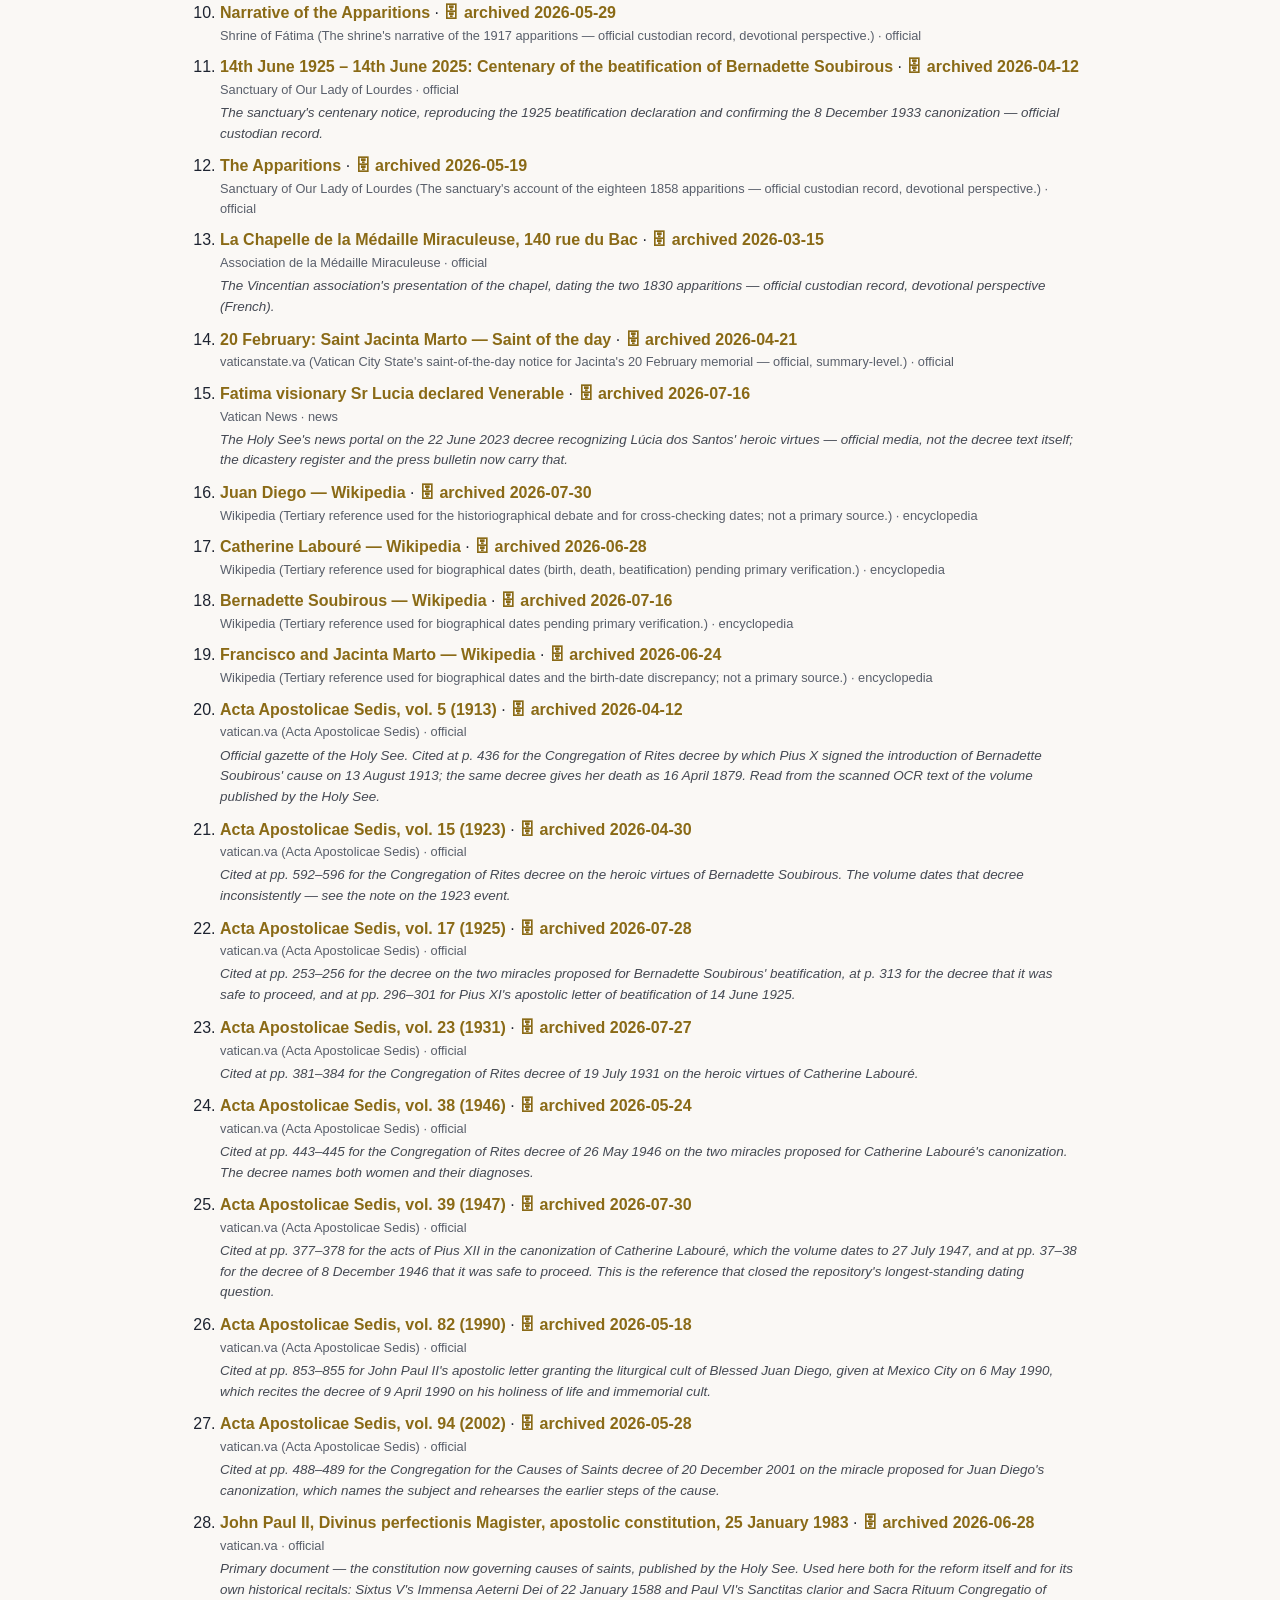
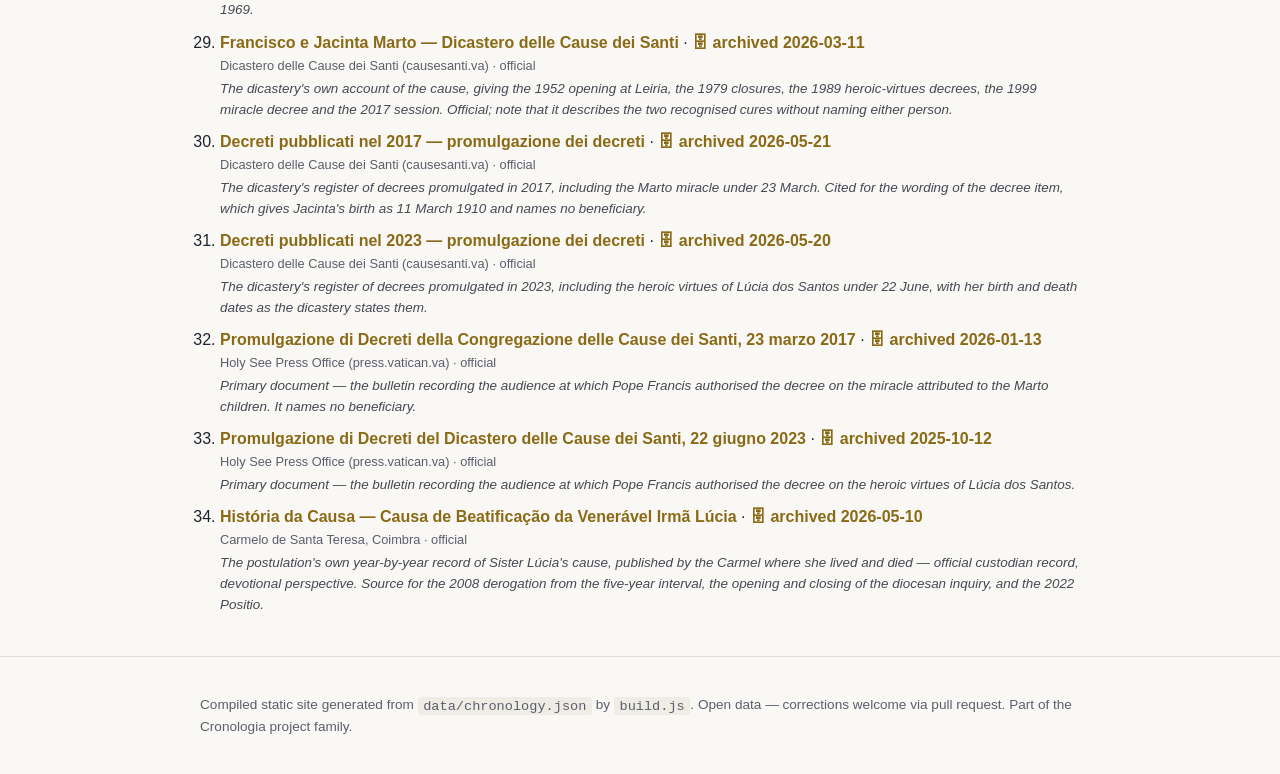
<file: docs/en/index.html>
<!DOCTYPE html>
<html lang="en">
<head>
  <meta charset="utf-8">
  <meta name="viewport" content="width=device-width, initial-scale=1">
  <title>Saints — Chronology</title>
  <meta name="description" content="An open, source-referenced chronology of the causes of the Catholic saints tied to the major Marian apparitions of Guadalupe, the Rue du Bac, Lourdes and Fátima — the dated acts from the introduction of a cause through the decrees on virtues and miracles to beatification and canonization, with the institutional reforms that shaped them.">
  <!-- Google tag (gtag.js) -->
  <script async src="https://www.googletagmanager.com/gtag/js?id=G-R9LV1QZHVE"></script>
  <script>
    window.dataLayer = window.dataLayer || [];
    function gtag(){dataLayer.push(arguments);}
    gtag('js', new Date());
    gtag('config', 'G-R9LV1QZHVE');
  </script>
  <link rel="stylesheet" href="../styles.css">
  <script src="../river.js" defer></script>
  <script src="../cite.js" defer data-label="Reference" data-all="All references"></script>
  <link rel="canonical" href="https://cronologia.github.io/santos/en/">
  <link rel="alternate" hreflang="en" href="https://cronologia.github.io/santos/en/">
  <link rel="alternate" hreflang="es" href="https://cronologia.github.io/santos/es/">
  <link rel="alternate" hreflang="pt" href="https://cronologia.github.io/santos/pt/">
  <link rel="alternate" hreflang="x-default" href="https://cronologia.github.io/santos/">
  <meta property="og:type" content="website">
  <meta property="og:site_name" content="Saints — Chronology">
  <meta property="og:locale" content="en_US">
  <meta property="og:title" content="Saints — Chronology">
  <meta property="og:description" content="An open, source-referenced chronology of the causes of the Catholic saints tied to the major Marian apparitions of Guadalupe, the Rue du Bac, Lourdes and Fátima — the dated acts from the introduction of a cause through the decrees on virtues and miracles to beatification and canonization, with the institutional reforms that shaped them.">
  <meta property="og:url" content="https://cronologia.github.io/santos/en/">
  <meta name="twitter:card" content="summary">
  <meta name="twitter:title" content="Saints — Chronology">
  <meta name="twitter:description" content="An open, source-referenced chronology of the causes of the Catholic saints tied to the major Marian apparitions of Guadalupe, the Rue du Bac, Lourdes and Fátima — the dated acts from the introduction of a cause through the decrees on virtues and miracles to beatification and canonization, with the institutional reforms that shaped them.">
  <script type="application/ld+json">
  {
    "@context": "https://schema.org",
    "@type": "WebSite",
    "name": "Saints — Chronology",
    "description": "An open, source-referenced chronology of the causes of the Catholic saints tied to the major Marian apparitions of Guadalupe, the Rue du Bac, Lourdes and Fátima — the dated acts from the introduction of a cause through the decrees on virtues and miracles to beatification and canonization, with the institutional reforms that shaped them.",
    "url": "https://cronologia.github.io/santos/en/",
    "inLanguage": "en"
  }
  </script>
</head>
<body>
  <header class="site-header">
    <div class="wrap">
      <nav class="lang-switch" aria-label="Language"><span class="lang-current" aria-current="true">EN</span><a href="../es/" hreflang="es">ES</a><a href="../pt/" hreflang="pt">PT</a></nav>
      <h1>Saints — Chronology</h1>
      <p class="subtitle">Canonization paths of Marian-apparition seer saints (1588–2023)</p>
      <p class="lead">An open, source-referenced chronology of the causes of the Catholic saints tied to the major Marian apparitions of Guadalupe, the Rue du Bac, Lourdes and Fátima — the dated acts from the introduction of a cause through the decrees on virtues and miracles to beatification and canonization, with the institutional reforms that shaped them.</p>
      <p class="updated">Last updated: 2026-08-05</p>
    </div>
  </header>

  <nav class="site-nav">
    <div class="wrap">
      <a href="#about">About</a>
      <a href="#chronology">Chronology</a>
      <a href="#figures">Key figures</a>
      <a href="#organizations">Organizations</a>
      <a href="#disambiguation">Disambiguation</a>
      <a href="#references">References</a>
    </div>
  </nav>

  <main class="wrap">
    <section id="about">
      <h2>About</h2>
      <p class="notice">Work-in-progress dataset compiled from public sources (see references). Sanctity and miracles are recorded here as Church judgments: the dataset records who declared what and when, citing the declaring document, and does not assert supernatural claims as fact. A decree recognising a miracle is recorded as the recognition act, never as a statement that a person was cured, and where a decree names no beneficiary none is supplied from press accounts. A canonization is never recorded as authenticating an apparition. Contested claims are attributed to their authors; dates not yet verified against a primary source are flagged with a ? mark, and the note beneath such an event says why. Corrections against primary sources are welcome.</p>
      <dl class="facts">
        <dt>What it is</dt>
        <dd>A chronology of how five seers of major Marian apparitions were declared blessed and saint — who declared what, when, and on the strength of which document.<sup class="cite"><a href="#ref-1" title="Reference 1">[1]</a> <a href="#ref-5" title="Reference 5">[5]</a></sup></dd>
        <dt>Initial scope</dt>
        <dd>Five saints: Juan Diego Cuauhtlatoatzin (Guadalupe, 1531), Catherine Labouré (Rue du Bac, 1830), Bernadette Soubirous (Lourdes, 1858), and Francisco and Jacinta Marto (Fátima, 1917).<sup class="cite"><a href="#ref-3" title="Reference 3">[3]</a> <a href="#ref-13" title="Reference 13">[13]</a> <a href="#ref-12" title="Reference 12">[12]</a> <a href="#ref-10" title="Reference 10">[10]</a></sup></dd>
        <dt>Youngest non-martyr saints</dt>
        <dd>Francisco Marto (1908–1919) and Jacinta Marto (1910–1920), canonized by Pope Francis on 13 May 2017, are the youngest persons canonized by the Catholic Church who were not martyrs.<sup class="cite"><a href="#ref-5" title="Reference 5">[5]</a> <a href="#ref-19" title="Reference 19">[19]</a></sup></dd>
        <dt>Presiding popes</dt>
        <dd>Pius XI (Bernadette&#39;s beatification 1925 and canonization 1933; Catherine Labouré&#39;s beatification 1933), Pius XII (Labouré&#39;s canonization 1947), John Paul II (Juan Diego 1990 and 2002; the Martos&#39; beatification 2000), Francis (the Martos&#39; canonization 2017).<sup class="cite"><a href="#ref-11" title="Reference 11">[11]</a> <a href="#ref-6" title="Reference 6">[6]</a> <a href="#ref-1" title="Reference 1">[1]</a> <a href="#ref-5" title="Reference 5">[5]</a></sup></dd>
        <dt>The steps a cause is made of</dt>
        <dd>Introduction of the cause (Servant of God), a decree on heroic virtues (Venerable), a decree recognising a miracle, beatification (Blessed), a further miracle decree, canonization (Saint). Each is a dated act with a document. Two paths here depart from it: Juan Diego was beatified by confirmation of an immemorial cult, and Lúcia dos Santos&#39; cause has reached Venerable and stopped there.<sup class="cite"><a href="#ref-28" title="Reference 28">[28]</a> <a href="#ref-27" title="Reference 27">[27]</a> <a href="#ref-31" title="Reference 31">[31]</a></sup></dd>
      </dl>
    </section>

    <section id="chronology" class="river">
      <h2>Chronology</h2>
      <p class="section-intro">Key events in chronological order. A <span class="flag">?</span> flag marks
      dates not yet verified against a primary source.</p>
      <div class="rv-bar">
        <div class="rv-controls" role="group" aria-label="Filter the chronology" hidden>
          <label class="rv-chip rv-firm"><input type="checkbox" data-firm><span class="rv-sw"></span>Firm dates only</label>
          <label class="rv-find">Find <input type="search" autocomplete="off"></label>
          <p class="rv-status" aria-live="polite" data-all="all {n} events" data-some="{n} of {total} events shown" data-reading="Reading"></p>
        </div>
        <svg class="rv-ribbon" viewBox="-4 0 1008 29" preserveAspectRatio="xMinYMid meet" role="img" aria-label="Overview of all 36 events; long gaps in the record are drawn as breaks">
          <rect class="rv-row" x="0" y="2" width="1000" height="9"/><rect class="rv-brk" x="53.6" y="2" width="4" height="9"><title>4 decades with no recorded events (1540–1579)</title></rect><rect class="rv-brk" x="117.2" y="2" width="4" height="9"><title>24 decades with no recorded events (1590–1829)</title></rect><rect class="rv-brk" x="371.2" y="2" width="4" height="9"><title>2 decades with no recorded events (1880–1899)</title></rect>
          <line class="rv-tick rv-l0 rv-u" data-i="0" x1="7.1" x2="7.1" y1="3.5" y2="9.5"/><line class="rv-tick rv-l0" data-i="1" x1="104.1" x2="104.1" y1="3.5" y2="9.5"/><line class="rv-tick rv-l0" data-i="2" x1="129.6" x2="129.6" y1="3.5" y2="9.5"/><line class="rv-tick rv-l0" data-i="3" x1="262.9" x2="262.9" y1="3.5" y2="9.5"/><line class="rv-tick rv-l0" data-i="4" x1="348.5" x2="348.5" y1="3.5" y2="9.5"/><line class="rv-tick rv-l0" data-i="5" x1="362.8" x2="362.8" y1="3.5" y2="9.5"/><line class="rv-tick rv-l0" data-i="6" x1="416.9" x2="416.9" y1="3.5" y2="9.5"/><line class="rv-tick rv-l0" data-i="7" x1="445.5" x2="445.5" y1="3.5" y2="9.5"/><line class="rv-tick rv-l0" data-i="8" x1="464.5" x2="464.5" y1="3.5" y2="9.5"/><line class="rv-tick rv-l0" data-i="9" x1="474" x2="474" y1="3.5" y2="9.5"/><line class="rv-tick rv-l0" data-i="10" x1="478.8" x2="478.8" y1="3.5" y2="9.5"/><line class="rv-tick rv-l0 rv-u" data-i="11" x1="493.1" x2="493.1" y1="3.5" y2="9.5"/><line class="rv-tick rv-l0" data-i="12" x1="502.6" x2="502.6" y1="3.5" y2="9.5"/><line class="rv-tick rv-l0" data-i="13" x1="502.6" x2="502.6" y1="3.5" y2="9.5"/><line class="rv-tick rv-l0" data-i="14" x1="531.1" x2="531.1" y1="3.5" y2="9.5"/><line class="rv-tick rv-l0" data-i="15" x1="540.7" x2="540.7" y1="3.5" y2="9.5"/><line class="rv-tick rv-l0" data-i="16" x1="540.7" x2="540.7" y1="3.5" y2="9.5"/><line class="rv-tick rv-l0" data-i="17" x1="540.7" x2="540.7" y1="3.5" y2="9.5"/><line class="rv-tick rv-l0" data-i="18" x1="540.7" x2="540.7" y1="3.5" y2="9.5"/><line class="rv-tick rv-l0" data-i="19" x1="602.5" x2="602.5" y1="3.5" y2="9.5"/><line class="rv-tick rv-l0" data-i="20" x1="607.3" x2="607.3" y1="3.5" y2="9.5"/><line class="rv-tick rv-l0" data-i="21" x1="631.1" x2="631.1" y1="3.5" y2="9.5"/><line class="rv-tick rv-l0" data-i="22" x1="712" x2="712" y1="3.5" y2="9.5"/><line class="rv-tick rv-l0" data-i="23" x1="778.7" x2="778.7" y1="3.5" y2="9.5"/><line class="rv-tick rv-l0" data-i="24" x1="807.2" x2="807.2" y1="3.5" y2="9.5"/><line class="rv-tick rv-l0" data-i="25" x1="812" x2="812" y1="3.5" y2="9.5"/><line class="rv-tick rv-l0" data-i="26" x1="812" x2="812" y1="3.5" y2="9.5"/><line class="rv-tick rv-l0" data-i="27" x1="854.8" x2="854.8" y1="3.5" y2="9.5"/><line class="rv-tick rv-l0" data-i="28" x1="859.6" x2="859.6" y1="3.5" y2="9.5"/><line class="rv-tick rv-l0" data-i="29" x1="864.3" x2="864.3" y1="3.5" y2="9.5"/><line class="rv-tick rv-l0" data-i="30" x1="869.1" x2="869.1" y1="3.5" y2="9.5"/><line class="rv-tick rv-l0" data-i="31" x1="883.4" x2="883.4" y1="3.5" y2="9.5"/><line class="rv-tick rv-l0" data-i="32" x1="897.7" x2="897.7" y1="3.5" y2="9.5"/><line class="rv-tick rv-l0" data-i="33" x1="940.5" x2="940.5" y1="3.5" y2="9.5"/><line class="rv-tick rv-l0" data-i="34" x1="940.5" x2="940.5" y1="3.5" y2="9.5"/><line class="rv-tick rv-l0" data-i="35" x1="969.1" x2="969.1" y1="3.5" y2="9.5"/>
          <text class="rv-axis" x="0" y="26" text-anchor="start">1531</text><text class="rv-axis" x="63.6" y="26" text-anchor="start">1588</text><text class="rv-axis" x="127.2" y="26" text-anchor="start">1830</text><text class="rv-axis" x="365.2" y="26" text-anchor="end">1879</text><text class="rv-axis" x="381.2" y="26" text-anchor="start">1907</text><text class="rv-axis" x="1000" y="26" text-anchor="end">2023</text><rect class="rv-win" x="0" y="0" width="0" height="13"/>
        </svg>
      </div>
      <ol class="rv-list" style="--lanes:1">
        <li class="rv-e rv-u" id="decade-1530" data-i="0" data-lanes="" data-decade="1530s">
          <div class="rv-year">1531<small>1531-12-09</small> <span class="flag" title="Date not yet verified against a primary source">?</span></div>
          <div class="rv-node" aria-hidden="true"><i class="rv-l0" style="--k:0"></i></div>
          <div class="rv-card">
            <p class="rv-kick"><span>Tepeyac Hill, Mexico City (New Spain)</span></p>
            <h3>Guadalupe apparitions reported by Juan Diego</h3>
            <p class="rv-text">According to the Guadalupan account received by the Church, the Virgin Mary appeared to the indigenous layman Juan Diego Cuauhtlatoatzin between 9 and 12 December 1531, and the image of Our Lady of Guadalupe was left on his tilma. The Vatican&#39;s canonization biography relates this account; its sixteenth-century documentation is debated among historians.<sup class="cite"><a href="#ref-3" title="Reference 3">[3]</a> <a href="#ref-16" title="Reference 16">[16]</a></sup></p>
            <p class="date-note">Traditional dates as given in the Vatican canonization biography; contemporary sixteenth-century documentation of the account is debated among historians.</p>
          </div>
        </li>
        <li class="rv-gap"><span>4 decades with no recorded events (1540–1579)</span></li>
        <li class="rv-e" id="decade-1580" data-i="1" data-lanes="" data-decade="1580s">
          <div class="rv-year">1588<small>1588-01-22</small></div>
          <div class="rv-node" aria-hidden="true"><i class="rv-l0" style="--k:0"></i></div>
          <div class="rv-card">
            <p class="rv-kick"><span>Rome, Papal States</span></p>
            <h3>Sixtus V establishes the Sacred Congregation of Rites</h3>
            <p class="rv-text">The apostolic constitution Immensa Aeterni Dei created the Sacred Congregation of Rites and entrusted the instruction of causes of canonization to it. That body issued every decree in the Labouré and Soubirous causes below, and its name heads each of them; John Paul II&#39;s 1983 constitution on the causes of saints recites its establishment on this date.<sup class="cite"><a href="#ref-28" title="Reference 28">[28]</a></sup></p>
          </div>
        </li>
        <li class="rv-gap"><span>24 decades with no recorded events (1590–1829)</span></li>
        <li class="rv-e" id="decade-1830" data-i="2" data-lanes="" data-decade="1830s">
          <div class="rv-year">1830<small>1830-07-18</small></div>
          <div class="rv-node" aria-hidden="true"><i class="rv-l0" style="--k:0"></i></div>
          <div class="rv-card">
            <p class="rv-kick"><span>Chapel of the Daughters of Charity, rue du Bac, Paris, France</span></p>
            <h3>Rue du Bac apparitions reported by Catherine Labouré</h3>
            <p class="rv-text">Catherine Labouré, a novice of the Daughters of Charity, reported apparitions of the Virgin Mary in the mother-house chapel: on the night of 18–19 July 1830 and again on 27 November 1830, when she reported the vision from which the Miraculous Medal was struck in 1832.<sup class="cite"><a href="#ref-13" title="Reference 13">[13]</a> <a href="#ref-17" title="Reference 17">[17]</a></sup></p>
          </div>
        </li>
        <li class="rv-e" id="decade-1850" data-i="3" data-lanes="" data-decade="1850s">
          <div class="rv-year">1858<small>1858-02-11</small></div>
          <div class="rv-node" aria-hidden="true"><i class="rv-l0" style="--k:0"></i></div>
          <div class="rv-card">
            <p class="rv-kick"><span>Grotto of Massabielle, Lourdes, France</span></p>
            <h3>Lourdes apparitions reported by Bernadette Soubirous</h3>
            <p class="rv-text">Bernadette Soubirous, aged fourteen, reported the first of eighteen apparitions of the Virgin Mary at the grotto of Massabielle; the series ran from 11 February to 16 July 1858. Bishop Laurence of Tarbes declared the apparitions worthy of belief in 1862.<sup class="cite"><a href="#ref-12" title="Reference 12">[12]</a> <a href="#ref-18" title="Reference 18">[18]</a></sup></p>
          </div>
        </li>
        <li class="rv-e" id="decade-1870" data-i="4" data-lanes="" data-decade="1870s">
          <div class="rv-year">1876<small>1876-12-31</small></div>
          <div class="rv-node" aria-hidden="true"><i class="rv-l0" style="--k:0"></i></div>
          <div class="rv-card">
            <p class="rv-kick"><span>Hospice of Enghien, Paris, France</span></p>
            <h3>Death of Catherine Labouré</h3>
            <p class="rv-text">Catherine Labouré died at the hospice of Enghien in Paris, where she had served the elderly for over forty years. Her identity as the rue du Bac seer, kept quiet during her life, became generally known only around her death.<sup class="cite"><a href="#ref-7" title="Reference 7">[7]</a> <a href="#ref-25" title="Reference 25">[25]</a> <a href="#ref-17" title="Reference 17">[17]</a> <a href="#ref-13" title="Reference 13">[13]</a></sup></p>
            <p class="date-note">Flag cleared against the Holy See&#39;s own acts. The Congregation of Rites&#39; decree of 13 February 1933 states that she died in the Paris hospice &#39;die 31 Decembris mensis anno 1876&#39; (AAS vol. 25, p. 161), the 1933 beatification letter places her death on the last day of December 1876 in her seventieth year, and the 1947 canonization formula fixes her feast on her dies natalis, 31 December (AAS vol. 39, p. 378). The bootstrap carried the date on secondary sources alone.</p>
          </div>
        </li>
        <li class="rv-e" data-i="5" data-lanes="" data-decade="1870s">
          <div class="rv-year">1879<small>1879-04-16</small></div>
          <div class="rv-node" aria-hidden="true"><i class="rv-l0" style="--k:0"></i></div>
          <div class="rv-card">
            <p class="rv-kick"><span>Convent of Saint-Gildard, Nevers, France</span></p>
            <h3>Death of Bernadette Soubirous</h3>
            <p class="rv-text">Bernadette died aged thirty-five at the convent of Saint-Gildard, mother house of the Sisters of Charity of Nevers, which she had entered in 1866.<sup class="cite"><a href="#ref-20" title="Reference 20">[20]</a> <a href="#ref-18" title="Reference 18">[18]</a> <a href="#ref-12" title="Reference 12">[12]</a></sup></p>
            <p class="date-note">Flag cleared against a primary document: the 1913 decree introducing her cause gives her death as 16 April 1879, in her thirty-fifth year (AAS vol. 5, p. 436). The bootstrap carried the date on secondary sources alone.</p>
          </div>
        </li>
        <li class="rv-gap"><span>2 decades with no recorded events (1880–1899)</span></li>
        <li class="rv-e" id="decade-1900" data-i="6" data-lanes="" data-decade="1900s">
          <div class="rv-year">1907<small>1907-12-12</small></div>
          <div class="rv-node" aria-hidden="true"><i class="rv-l0" style="--k:0"></i></div>
          <div class="rv-card">
            <p class="rv-kick"><span>Rome, Italy</span></p>
            <h3>Pius X signs the introduction of Catherine Labouré&#39;s cause</h3>
            <p class="rv-text">The ordinary processes having been completed in the Paris curia, Pius X signed the Commission of Introduction of the Cause by his own hand, opening the Roman phase before the Congregation of Rites. The 1933 beatification letter recites the year and the day (AAS vol. 25, pp. 369–370); the 1946 decree on the canonization miracles dates the introduction to 1907 and names Pius X (AAS vol. 39, p. 37).<sup class="cite"><a href="#ref-7" title="Reference 7">[7]</a> <a href="#ref-25" title="Reference 25">[25]</a></sup></p>
          </div>
        </li>
        <li class="rv-e" id="decade-1910" data-i="7" data-lanes="" data-decade="1910s">
          <div class="rv-year">1913<small>1913-08-13</small></div>
          <div class="rv-node" aria-hidden="true"><i class="rv-l0" style="--k:0"></i></div>
          <div class="rv-card">
            <p class="rv-kick"><span>Rome, Italy</span></p>
            <h3>Pius X signs the introduction of Bernadette Soubirous&#39; cause</h3>
            <p class="rv-text">The Congregation of Rites resolved on 5 August 1913 that the Commission of Introduction should be signed if it pleased the pope, and Pius X signed it on the thirteenth of the same month, opening the Roman phase of the cause of the Servant of God Sister Marie-Bernard Soubirous (AAS vol. 5, p. 436). The same decree records her death as 16 April 1879, in her thirty-fifth year.<sup class="cite"><a href="#ref-20" title="Reference 20">[20]</a></sup></p>
          </div>
        </li>
        <li class="rv-e" data-i="8" data-lanes="" data-decade="1910s">
          <div class="rv-year">1917<small>1917-05-13</small></div>
          <div class="rv-node" aria-hidden="true"><i class="rv-l0" style="--k:0"></i></div>
          <div class="rv-card">
            <p class="rv-kick"><span>Cova da Iria, Fátima, Portugal</span></p>
            <h3>Fátima apparitions reported by the three shepherd children</h3>
            <p class="rv-text">Lúcia dos Santos and her cousins Francisco and Jacinta Marto reported six monthly apparitions of the Virgin Mary between 13 May and 13 October 1917. The bishop of Leiria declared the apparitions worthy of belief on 13 October 1930.<sup class="cite"><a href="#ref-10" title="Reference 10">[10]</a> <a href="#ref-4" title="Reference 4">[4]</a></sup></p>
          </div>
        </li>
        <li class="rv-e" data-i="9" data-lanes="" data-decade="1910s">
          <div class="rv-year">1919<small>1919-04-04</small></div>
          <div class="rv-node" aria-hidden="true"><i class="rv-l0" style="--k:0"></i></div>
          <div class="rv-card">
            <p class="rv-kick"><span>Aljustrel, Fátima, Portugal</span></p>
            <h3>Death of Francisco Marto</h3>
            <p class="rv-text">Francisco Marto died at home in Aljustrel, aged ten, a victim of the influenza pandemic; the Shrine of Fátima records his death under 4 April 1919.<sup class="cite"><a href="#ref-8" title="Reference 8">[8]</a> <a href="#ref-19" title="Reference 19">[19]</a></sup></p>
          </div>
        </li>
        <li class="rv-e" id="decade-1920" data-i="10" data-lanes="" data-decade="1920s">
          <div class="rv-year">1920<small>1920-02-20</small></div>
          <div class="rv-node" aria-hidden="true"><i class="rv-l0" style="--k:0"></i></div>
          <div class="rv-card">
            <p class="rv-kick"><span>Dona Estefânia hospital, Lisbon, Portugal</span></p>
            <h3>Death of Jacinta Marto</h3>
            <p class="rv-text">Jacinta Marto died in a Lisbon hospital, aged nine, after surgery for purulent pleurisy following influenza. Her liturgical memorial is kept on 20 February.<sup class="cite"><a href="#ref-14" title="Reference 14">[14]</a> <a href="#ref-19" title="Reference 19">[19]</a></sup></p>
          </div>
        </li>
        <li class="rv-e rv-u" data-i="11" data-lanes="" data-decade="1920s">
          <div class="rv-year">1923<small>1923-11-18</small> <span class="flag" title="Date not yet verified against a primary source">?</span></div>
          <div class="rv-node" aria-hidden="true"><i class="rv-l0" style="--k:0"></i></div>
          <div class="rv-card">
            <p class="rv-kick"><span>Rome, Italy</span></p>
            <h3>Bernadette Soubirous declared Venerable</h3>
            <p class="rv-text">The Sacred Congregation of Rites decreed the heroic degree of the theological and cardinal virtues of the Servant of God Sister Marie-Bernard Soubirous, after the general congregation held before Pius XI on 7 August 1923 (AAS vol. 15, pp. 592–596).<sup class="cite"><a href="#ref-21" title="Reference 21">[21]</a></sup></p>
            <p class="date-note">The printed decree dates itself two ways. Its subscription reads decimo nono calendas Decembres anno MDCCCCXXIII — the nineteenth day before the Kalends of December, that is 13 November — while the decree&#39;s own narrative says the pope chose &#39;this present day, the twenty-sixth Sunday after Pentecost&#39;, which in 1923 fell on Sunday 18 November; 13 November was a Tuesday. The volume&#39;s chronological index compounds the problem by filing the decree under &#39;nov. 31&#39;, a date that does not exist. Secondary accounts give 18 November. The dataset carries 18 November flagged rather than choose between a Holy See text and itself.</p>
          </div>
        </li>
        <li class="rv-e" data-i="12" data-lanes="" data-decade="1920s">
          <div class="rv-year">1925<small>1925-05-01</small></div>
          <div class="rv-node" aria-hidden="true"><i class="rv-l0" style="--k:0"></i></div>
          <div class="rv-card">
            <p class="rv-kick"><span>Rome, Italy</span></p>
            <h3>Two cures declared miracles in Bernadette Soubirous&#39; beatification cause</h3>
            <p class="rv-text">On the feast of the Apostles Philip and James, Pius XI with the Congregation of Rites declared both proposed miracles established: an instantaneous and complete recovery from tuberculosis of the acute form with occlusion of the cavity, and a religious sister&#39;s recovery from a gastric ulcer, which the decree places at the Servant of God&#39;s tomb. The decree names both (AAS vol. 17, pp. 253–256). The decree that it was safe to proceed to beatification followed on 2 June 1925 (p. 313).<sup class="cite"><a href="#ref-22" title="Reference 22">[22]</a></sup></p>
          </div>
        </li>
        <li class="rv-e" data-i="13" data-lanes="" data-decade="1920s">
          <div class="rv-year">1925<small>1925-06-14</small></div>
          <div class="rv-node" aria-hidden="true"><i class="rv-l0" style="--k:0"></i></div>
          <div class="rv-card">
            <p class="rv-kick"><span>Rome, Italy</span></p>
            <h3>Bernadette Soubirous beatified by Pius XI</h3>
            <p class="rv-text">Pius XI beatified Bernadette Soubirous. The apostolic letter granting that the Venerable Marie-Bernard Soubirous be called Blessed is dated at St Peter&#39;s under the Fisherman&#39;s ring on 14 June 1925 (AAS vol. 17, pp. 296–301); the Sanctuary of Lourdes&#39; centenary notice reproduces the declaration.<sup class="cite"><a href="#ref-22" title="Reference 22">[22]</a> <a href="#ref-11" title="Reference 11">[11]</a> <a href="#ref-18" title="Reference 18">[18]</a></sup></p>
          </div>
        </li>
        <li class="rv-e" id="decade-1930" data-i="14" data-lanes="" data-decade="1930s">
          <div class="rv-year">1931<small>1931-07-19</small></div>
          <div class="rv-node" aria-hidden="true"><i class="rv-l0" style="--k:0"></i></div>
          <div class="rv-card">
            <p class="rv-kick"><span>Rome, Italy</span></p>
            <h3>Catherine Labouré declared Venerable</h3>
            <p class="rv-text">The Sacred Congregation of Rites decreed that the theological and cardinal virtues of the Servant of God Catherine Labouré were established in the heroic degree, and ordered the decree published on this date (AAS vol. 23, pp. 381–384). The 1933 beatification letter repeats the date. The judgment is on how she lived; it decides nothing about the 1830 apparitions she reported.<sup class="cite"><a href="#ref-23" title="Reference 23">[23]</a> <a href="#ref-7" title="Reference 7">[7]</a></sup></p>
          </div>
        </li>
        <li class="rv-e" data-i="15" data-lanes="" data-decade="1930s">
          <div class="rv-year">1933<small>1933-02-13</small></div>
          <div class="rv-node" aria-hidden="true"><i class="rv-l0" style="--k:0"></i></div>
          <div class="rv-card">
            <p class="rv-kick"><span>Rome, Italy</span></p>
            <h3>Two cures declared miracles in Catherine Labouré&#39;s beatification cause</h3>
            <p class="rv-text">Pius XI, with the Congregation of Rites, declared that two miracles were established as worked by God through the intercession of the Venerable Catherine Labouré — a recovery from acute diffuse purulent peritonitis and a boy&#39;s recovery from Pott&#39;s disease of the cervical spine. The decree names both subjects and their diagnoses (AAS vol. 25, p. 161). What is dated here is the declaration; the dataset does not assert that the cures were miraculous, only that the Congregation judged them so. The decree that it was safe to proceed to beatification followed on 12 March 1933 (p. 217).<sup class="cite"><a href="#ref-7" title="Reference 7">[7]</a></sup></p>
          </div>
        </li>
        <li class="rv-e" data-i="16" data-lanes="" data-decade="1930s">
          <div class="rv-year">1933<small>1933-05-28</small></div>
          <div class="rv-node" aria-hidden="true"><i class="rv-l0" style="--k:0"></i></div>
          <div class="rv-card">
            <p class="rv-kick"><span>Rome, Italy</span></p>
            <h3>Catherine Labouré beatified by Pius XI</h3>
            <p class="rv-text">Pius XI beatified Catherine Labouré. The apostolic letter Horti conclusi, dated 28 May 1933, grants that she be called Blessed and that her office and Mass be celebrated in the dioceses of Dijon and Paris and in the houses of the Daughters of Charity and the Congregation of the Mission.<sup class="cite"><a href="#ref-7" title="Reference 7">[7]</a> <a href="#ref-17" title="Reference 17">[17]</a></sup></p>
            <p class="date-note">Flag cleared. The apostolic letter Horti conclusi, by which Pius XI granted that the Venerable Catherine Labouré be thenceforth called Blessed, is dated at St Peter&#39;s under the Fisherman&#39;s ring on 28 May 1933 (AAS vol. 25, pp. 367–371). The bootstrap could cite the volume only at volume level.</p>
          </div>
        </li>
        <li class="rv-e" data-i="17" data-lanes="" data-decade="1930s">
          <div class="rv-year">1933<small>1933-05-31</small></div>
          <div class="rv-node" aria-hidden="true"><i class="rv-l0" style="--k:0"></i></div>
          <div class="rv-card">
            <p class="rv-kick"><span>Rome, Italy</span></p>
            <h3>Further cures declared miracles in Bernadette Soubirous&#39; canonization cause</h3>
            <p class="rv-text">The Congregation of Rites decreed the miracles required for the canonization of Blessed Marie-Bernard Soubirous (AAS vol. 25, p. 318); the decree that it was safe to proceed to the canonization followed on 2 July 1933 (p. 377). These are judgments on cures attributed to her intercession after her beatification, and are recorded here as such.<sup class="cite"><a href="#ref-7" title="Reference 7">[7]</a></sup></p>
          </div>
        </li>
        <li class="rv-e" data-i="18" data-lanes="" data-decade="1930s">
          <div class="rv-year">1933<small>1933-12-08</small></div>
          <div class="rv-node" aria-hidden="true"><i class="rv-l0" style="--k:0"></i></div>
          <div class="rv-card">
            <p class="rv-kick"><span>Saint Peter&#39;s Basilica, Rome, Italy</span></p>
            <h3>Bernadette Soubirous canonized by Pius XI</h3>
            <p class="rv-text">Pius XI canonized Bernadette Soubirous on the feast of the Immaculate Conception, 8 December 1933, the date announced in the consistory acts printed in Acta Apostolicae Sedis and confirmed by the Sanctuary of Lourdes&#39; centenary notice.<sup class="cite"><a href="#ref-7" title="Reference 7">[7]</a> <a href="#ref-11" title="Reference 11">[11]</a> <a href="#ref-18" title="Reference 18">[18]</a></sup></p>
          </div>
        </li>
        <li class="rv-e" id="decade-1940" data-i="19" data-lanes="" data-decade="1940s">
          <div class="rv-year">1946<small>1946-05-26</small></div>
          <div class="rv-node" aria-hidden="true"><i class="rv-l0" style="--k:0"></i></div>
          <div class="rv-card">
            <p class="rv-kick"><span>Rome, Italy</span></p>
            <h3>Two further cures declared miracles in Catherine Labouré&#39;s canonization cause</h3>
            <p class="rv-text">The canonization cause having been resumed in 1936, the Congregation of Rites declared two further miracles established through the intercession of Blessed Catherine Labouré: a recovery from severe cardiac insufficiency with renal insufficiency in June 1933, and a Daughter of Charity&#39;s recovery from a severe adhesion syndrome on 21 May 1937. The decree names both women (AAS vol. 38, pp. 443–445). Again the recognition act is the event. The decree that it was safe to proceed to canonization followed on 8 December 1946 (AAS vol. 39, pp. 37–38).<sup class="cite"><a href="#ref-24" title="Reference 24">[24]</a> <a href="#ref-25" title="Reference 25">[25]</a></sup></p>
          </div>
        </li>
        <li class="rv-e" data-i="20" data-lanes="" data-decade="1940s">
          <div class="rv-year">1947<small>1947-07-27</small></div>
          <div class="rv-node" aria-hidden="true"><i class="rv-l0" style="--k:0"></i></div>
          <div class="rv-card">
            <p class="rv-kick"><span>Saint Peter&#39;s Basilica, Rome, Italy</span></p>
            <h3>Catherine Labouré canonized by Pius XII</h3>
            <p class="rv-text">Pius XII canonized Catherine Labouré in St Peter&#39;s Basilica, declaring her a saint and fixing her memory on 31 December, her dies natalis. The next day he received the canonization pilgrims in the Court of Saint Damasus and praised the newly canonized &#39;saint of silence&#39;.<sup class="cite"><a href="#ref-25" title="Reference 25">[25]</a> <a href="#ref-6" title="Reference 6">[6]</a> <a href="#ref-17" title="Reference 17">[17]</a></sup></p>
            <p class="date-note">Flag cleared. Acta Apostolicae Sedis heads the acts &#39;in the solemn canonization of Blessed Catherine Labouré, virgin, on the twenty-seventh day of the month of July in the year 1947, held in the Vatican Basilica&#39;, and the volume&#39;s diary indexes the rite under 27 July (AAS vol. 39, pp. 377–378, 414). The bootstrap had only Pius XII&#39;s address of the following day, which confirms the canonization but does not date the rite.</p>
          </div>
        </li>
        <li class="rv-e" id="decade-1950" data-i="21" data-lanes="" data-decade="1950s">
          <div class="rv-year">1952<small>1952-04-30</small></div>
          <div class="rv-node" aria-hidden="true"><i class="rv-l0" style="--k:0"></i></div>
          <div class="rv-card">
            <p class="rv-kick"><span>Leiria, Portugal</span></p>
            <h3>Informative processes on Francisco and Jacinta Marto opened at Leiria</h3>
            <p class="rv-text">José Alves Correia da Silva, bishop of Leiria, opened the informative process on the reputation of holiness and the virtues of Francisco Marto, and Jacinta&#39;s alongside it. The diocesan phase closed in 1979 — Jacinta&#39;s on 2 June, Francisco&#39;s on 1 August. It was the same diocese, and largely the same generation of officials, that had judged the 1917 apparitions worthy of belief in 1930; the two judgments remain distinct in kind.<sup class="cite"><a href="#ref-29" title="Reference 29">[29]</a></sup></p>
          </div>
        </li>
        <li class="rv-e" id="decade-1960" data-i="22" data-lanes="" data-decade="1960s">
          <div class="rv-year">1969<small>1969-05-08</small></div>
          <div class="rv-node" aria-hidden="true"><i class="rv-l0" style="--k:0"></i></div>
          <div class="rv-card">
            <p class="rv-kick"><span>Vatican City</span></p>
            <h3>The Congregation of Rites is divided; the Congregation for the Causes of Saints is created</h3>
            <p class="rv-text">Paul VI&#39;s apostolic constitution Sacra Rituum Congregatio put two dicasteries in place of the Sacred Congregation of Rites, giving one the regulation of divine worship and the other the causes of saints. Earlier that year, on 19 March, his apostolic letter Sanctitas clarior had reduced the proof-gathering to a single cognitional process conducted by the bishop. Every act in this chronology before 1969 is an act of the Congregation of Rites; every act after it belongs to the new dicastery.<sup class="cite"><a href="#ref-28" title="Reference 28">[28]</a></sup></p>
          </div>
        </li>
        <li class="rv-e" id="decade-1980" data-i="23" data-lanes="" data-decade="1980s">
          <div class="rv-year">1983<small>1983-01-25</small></div>
          <div class="rv-node" aria-hidden="true"><i class="rv-l0" style="--k:0"></i></div>
          <div class="rv-card">
            <p class="rv-kick"><span>Vatican City</span></p>
            <h3>Divinus perfectionis Magister recasts the law of causes</h3>
            <p class="rv-text">John Paul II&#39;s apostolic constitution rebuilt the procedure: the inquiry is conducted by the diocesan bishop, its material is worked up into a Positio under a relator using critical hagiographical method, and medical experts examine an alleged cure separately from the examination of virtues. The Code of Canon Law was promulgated the same day. This is the main reason the older and newer paths in this chronology do not look alike — Labouré&#39;s and Soubirous&#39; causes ran under the Congregation of Rites, the Martos&#39; and Lúcia&#39;s under the reformed procedure.<sup class="cite"><a href="#ref-28" title="Reference 28">[28]</a></sup></p>
          </div>
        </li>
        <li class="rv-e" data-i="24" data-lanes="" data-decade="1980s">
          <div class="rv-year">1989<small>1989-05-13</small></div>
          <div class="rv-node" aria-hidden="true"><i class="rv-l0" style="--k:0"></i></div>
          <div class="rv-card">
            <p class="rv-kick"><span>Vatican City</span></p>
            <h3>Francisco and Jacinta Marto declared Venerable</h3>
            <p class="rv-text">John Paul II promulgated the decrees on the heroic virtues of the two Servants of God, on the anniversary of the first reported apparition. Whether children could exhibit heroic virtue at all was the contested question in the cause; the decrees answer it for these two, and answer nothing about what the children reported seeing.<sup class="cite"><a href="#ref-29" title="Reference 29">[29]</a></sup></p>
          </div>
        </li>
        <li class="rv-e" id="decade-1990" data-i="25" data-lanes="" data-decade="1990s">
          <div class="rv-year">1990<small>1990-04-09</small></div>
          <div class="rv-node" aria-hidden="true"><i class="rv-l0" style="--k:0"></i></div>
          <div class="rv-card">
            <p class="rv-kick"><span>Vatican City</span></p>
            <h3>Juan Diego&#39;s holiness of life and immemorial cult declared</h3>
            <p class="rv-text">The Congregation for the Causes of Saints promulgated a decree on the holiness of life of the Servant of God Juan Diego and on the cult paid to him from time immemorial, after its historical consultors met on 30 January 1990, its theologians on 9 March and its cardinals and bishops on 3 April. This is the route of confirmation of an immemorial cult, which is why his path carries no decree on heroic virtues and no beatification miracle — the one respect in which it differs structurally from every other cause here (AAS vol. 94, p. 488; AAS vol. 82, pp. 853–855).<sup class="cite"><a href="#ref-27" title="Reference 27">[27]</a> <a href="#ref-26" title="Reference 26">[26]</a></sup></p>
          </div>
        </li>
        <li class="rv-e" data-i="26" data-lanes="" data-decade="1990s">
          <div class="rv-year">1990<small>1990-05-06</small></div>
          <div class="rv-node" aria-hidden="true"><i class="rv-l0" style="--k:0"></i></div>
          <div class="rv-card">
            <p class="rv-kick"><span>Basilica of Our Lady of Guadalupe, Mexico City, Mexico</span></p>
            <h3>Juan Diego beatified by John Paul II</h3>
            <p class="rv-text">During his visit to Mexico, John Paul II beatified Juan Diego Cuauhtlatoatzin together with the child martyrs of Tlaxcala and José María de Yermo y Parres (homily of 6 May 1990, vatican.va).<sup class="cite"><a href="#ref-2" title="Reference 2">[2]</a></sup></p>
          </div>
        </li>
        <li class="rv-e" data-i="27" data-lanes="" data-decade="1990s">
          <div class="rv-year">1999<small>1999-06-28</small></div>
          <div class="rv-node" aria-hidden="true"><i class="rv-l0" style="--k:0"></i></div>
          <div class="rv-card">
            <p class="rv-kick"><span>Vatican City</span></p>
            <h3>A cure declared a miracle in the Martos&#39; beatification cause</h3>
            <p class="rv-text">The decree on the miracle attributed to the intercession of the Venerable Servants of God Francisco and Jacinta Marto was promulgated on this date, opening the way to their beatification. The dicastery describes the case as a woman&#39;s recovery from paraplegia of some twenty-two years&#39; standing, from probable transverse myelitis, in the absence of psychiatric pathology. It does not name her, and no name is supplied here from press or shrine accounts.<sup class="cite"><a href="#ref-29" title="Reference 29">[29]</a></sup></p>
          </div>
        </li>
        <li class="rv-e" id="decade-2000" data-i="28" data-lanes="" data-decade="2000s">
          <div class="rv-year">2000<small>2000-05-13</small></div>
          <div class="rv-node" aria-hidden="true"><i class="rv-l0" style="--k:0"></i></div>
          <div class="rv-card">
            <p class="rv-kick"><span>Shrine of Fátima, Portugal</span></p>
            <h3>Francisco and Jacinta Marto beatified by John Paul II</h3>
            <p class="rv-text">John Paul II beatified the two shepherd children at the Shrine of Fátima on the anniversary of the first apparition, calling them &#39;two candles which God lit&#39; (homily of 13 May 2000, vatican.va).<sup class="cite"><a href="#ref-4" title="Reference 4">[4]</a></sup></p>
          </div>
        </li>
        <li class="rv-e" data-i="29" data-lanes="" data-decade="2000s">
          <div class="rv-year">2001<small>2001-12-20</small></div>
          <div class="rv-node" aria-hidden="true"><i class="rv-l0" style="--k:0"></i></div>
          <div class="rv-card">
            <p class="rv-kick"><span>Vatican City</span></p>
            <h3>A cure declared a miracle in Juan Diego&#39;s canonization cause</h3>
            <p class="rv-text">The Congregation for the Causes of Saints decreed that a miracle was established as worked by God through the intercession of Blessed Juan Diego Cuauhtlatoatzin. The decree names the subject, Juan José Barragán Silva, who on 3 May 1990 fell some ten metres and sustained multiple fractures of the skull, and describes the recovery as very rapid, complete and lasting. A diocesan inquiry ran in the Mexico City curia in 1990–1994, the dicastery&#39;s medical council met on 26 February 1998, its theologians on 11 May 2001 and its cardinals and bishops on 21 September 2001 (AAS vol. 94, pp. 488–489). The dated event is the declaration.<sup class="cite"><a href="#ref-27" title="Reference 27">[27]</a></sup></p>
          </div>
        </li>
        <li class="rv-e" data-i="30" data-lanes="" data-decade="2000s">
          <div class="rv-year">2002<small>2002-07-31</small></div>
          <div class="rv-node" aria-hidden="true"><i class="rv-l0" style="--k:0"></i></div>
          <div class="rv-card">
            <p class="rv-kick"><span>Basilica of Our Lady of Guadalupe, Mexico City, Mexico</span></p>
            <h3>Juan Diego canonized by John Paul II</h3>
            <p class="rv-text">John Paul II canonized Juan Diego Cuauhtlatoatzin, calling him in the canonization homily the first indigenous saint of the American continent (31 July 2002, vatican.va).<sup class="cite"><a href="#ref-1" title="Reference 1">[1]</a> <a href="#ref-3" title="Reference 3">[3]</a></sup></p>
          </div>
        </li>
        <li class="rv-e" data-i="31" data-lanes="" data-decade="2000s">
          <div class="rv-year">2005<small>2005-02-13</small></div>
          <div class="rv-node" aria-hidden="true"><i class="rv-l0" style="--k:0"></i></div>
          <div class="rv-card">
            <p class="rv-kick"><span>Carmel of Saint Teresa, Coimbra, Portugal</span></p>
            <h3>Death of Lúcia dos Santos</h3>
            <p class="rv-text">The third and eldest of the Fátima seers, Sister Maria Lúcia of Jesus and of the Immaculate Heart, died at the Carmel of Saint Teresa in Coimbra aged 97, having lived enclosed there since 1948. She is the only seer in this chronology who has not been canonized, and her cause is the only one here still running.<sup class="cite"><a href="#ref-34" title="Reference 34">[34]</a> <a href="#ref-31" title="Reference 31">[31]</a></sup></p>
          </div>
        </li>
        <li class="rv-e" data-i="32" data-lanes="" data-decade="2000s">
          <div class="rv-year">2008<small>2008-04-30</small></div>
          <div class="rv-node" aria-hidden="true"><i class="rv-l0" style="--k:0"></i></div>
          <div class="rv-card">
            <p class="rv-kick"><span>Carmel of Saint Teresa, Coimbra, Portugal</span></p>
            <h3>Diocesan inquiry into Lúcia dos Santos&#39; cause opened at Coimbra</h3>
            <p class="rv-text">Albino Mamede Cleto, bishop of Coimbra, opened the beatification process at the Carmel of Saint Teresa. On 13 February 2008, the third anniversary of her death, Benedict XVI had derogated from the five-year interval that article 9 of the Normae servandae requires before a cause may begin, on the petition of the bishop of Coimbra; Cardinal José Saraiva Martins, prefect of the Congregation for the Causes of Saints, read the decision publicly at the Carmel. The diocesan inquiry closed on 13 February 2017, after 61 witnesses and 15,483 pages.<sup class="cite"><a href="#ref-34" title="Reference 34">[34]</a></sup></p>
          </div>
        </li>
        <li class="rv-e" id="decade-2010" data-i="33" data-lanes="" data-decade="2010s">
          <div class="rv-year">2017<small>2017-03-23</small></div>
          <div class="rv-node" aria-hidden="true"><i class="rv-l0" style="--k:0"></i></div>
          <div class="rv-card">
            <p class="rv-kick"><span>Vatican City</span></p>
            <h3>A cure declared a miracle in the Martos&#39; canonization cause</h3>
            <p class="rv-text">Pope Francis received Cardinal Angelo Amato, prefect of the Congregation for the Causes of Saints, and authorised the promulgation of the decree concerning &#39;the miracle attributed to the intercession of Blessed Francisco Marto … and of Blessed Jacinta Marto … children of Fátima&#39;. The dicastery&#39;s cardinals and bishops had judged the case a true miracle in ordinary session on 21 March. The case is described as a child&#39;s recovery from severe cranio-encephalic trauma at Campo Mourão in Brazil in 2013; neither the Holy See press bulletin nor the dicastery&#39;s published decree list names the child, and no name is supplied here from press reports.<sup class="cite"><a href="#ref-32" title="Reference 32">[32]</a> <a href="#ref-30" title="Reference 30">[30]</a> <a href="#ref-29" title="Reference 29">[29]</a></sup></p>
          </div>
        </li>
        <li class="rv-e" data-i="34" data-lanes="" data-decade="2010s">
          <div class="rv-year">2017<small>2017-05-13</small></div>
          <div class="rv-node" aria-hidden="true"><i class="rv-l0" style="--k:0"></i></div>
          <div class="rv-card">
            <p class="rv-kick"><span>Shrine of Fátima, Portugal</span></p>
            <h3>Francisco and Jacinta Marto canonized by Pope Francis</h3>
            <p class="rv-text">Pope Francis canonized Francisco and Jacinta Marto at Fátima on the centenary of the first apparition (homily of 13 May 2017, vatican.va). They are the youngest non-martyr saints in the Church&#39;s history.<sup class="cite"><a href="#ref-5" title="Reference 5">[5]</a> <a href="#ref-19" title="Reference 19">[19]</a></sup></p>
          </div>
        </li>
        <li class="rv-e" id="decade-2020" data-i="35" data-lanes="" data-decade="2020s">
          <div class="rv-year">2023<small>2023-06-22</small></div>
          <div class="rv-node" aria-hidden="true"><i class="rv-l0" style="--k:0"></i></div>
          <div class="rv-card">
            <p class="rv-kick"><span>Vatican City</span></p>
            <h3>Lúcia dos Santos declared Venerable</h3>
            <p class="rv-text">Pope Francis received Cardinal Marcello Semeraro, prefect of the Dicastery for the Causes of Saints, and authorised the promulgation of the decree on the heroic virtues of the Servant of God Lúcia de Jesus e do Coração Imaculado, in the world Lúcia dos Santos. The Positio had been delivered on 13 October 2022, the theological consultors met on 9 March 2023 and the ordinary session on 6 June 2023. Venerable is not beatified and not canonized: a recognised miracle would be required for each.<sup class="cite"><a href="#ref-31" title="Reference 31">[31]</a> <a href="#ref-33" title="Reference 33">[33]</a> <a href="#ref-15" title="Reference 15">[15]</a> <a href="#ref-34" title="Reference 34">[34]</a></sup></p>
          </div>
        </li>
      </ol>
      <p class="rv-empty" hidden>No events match. Clear the search or turn a storyline back on.</p>
    </section>

    <section id="figures">
      <h2>Key figures</h2>
      <div class="party-grid">
      <div class="party-card">
        <h3>Juan Diego Cuauhtlatoatzin</h3>
        <p class="country">c. 1474 – 1548 · Mexico (New Spain)</p>
        <p class="figures">Indigenous Mexican layman; seer of the 1531 Tepeyac apparitions according to the Guadalupan account received by the Church. Beatified 1990 and canonized 2002 by John Paul II. His historicity is debated by some historians — a debate recorded here, not resolved. The life dates given are the traditional ones carried by the Vatican&#39;s own canonization biography.<sup class="cite"><a href="#ref-3" title="Reference 3">[3]</a> <a href="#ref-16" title="Reference 16">[16]</a></sup></p>
        
      </div>
      <div class="party-card">
        <h3>Catherine Labouré</h3>
        <p class="country">1806-05-02 – 1876-12-31 · France</p>
        <p class="figures">Daughter of Charity of Saint Vincent de Paul; seer of the 1830 rue du Bac apparitions from which the Miraculous Medal derives. Beatified 1933 by Pius XI, canonized 1947 by Pius XII.<sup class="cite"><a href="#ref-17" title="Reference 17">[17]</a> <a href="#ref-13" title="Reference 13">[13]</a> <a href="#ref-6" title="Reference 6">[6]</a></sup></p>
        
      </div>
      <div class="party-card">
        <h3>Bernadette Soubirous</h3>
        <p class="country">1844-01-07 – 1879-04-16 · France</p>
        <p class="figures">Seer of the 1858 Lourdes apparitions; Sister of Charity of Nevers (as Sister Marie-Bernard). Beatified 1925 and canonized 1933, both by Pius XI.<sup class="cite"><a href="#ref-18" title="Reference 18">[18]</a> <a href="#ref-11" title="Reference 11">[11]</a></sup></p>
        
      </div>
      <div class="party-card">
        <h3>Francisco Marto</h3>
        <p class="country">1908-06-11 – 1919-04-04 · Portugal</p>
        <p class="figures">The eldest of the two Marto seers of Fátima; died at ten in the influenza pandemic. Beatified 2000 by John Paul II, canonized 2017 by Pope Francis.<sup class="cite"><a href="#ref-8" title="Reference 8">[8]</a> <a href="#ref-19" title="Reference 19">[19]</a></sup></p>
        
      </div>
      <div class="party-card">
        <h3>Jacinta Marto</h3>
        <p class="country">1910-03-05 – 1920-02-20 · Portugal</p>
        <p class="figures">The youngest Fátima seer; died at nine in Lisbon. Beatified 2000 by John Paul II, canonized 2017 by Pope Francis — the youngest non-martyr saint. The birth date given is the Shrine of Fátima&#39;s; older devotional literature gives 11 March 1910 instead.<sup class="cite"><a href="#ref-9" title="Reference 9">[9]</a> <a href="#ref-14" title="Reference 14">[14]</a> <a href="#ref-19" title="Reference 19">[19]</a></sup></p>
        
      </div>
      <div class="party-card">
        <h3>Lúcia dos Santos</h3>
        <p class="country">1907-03-28 – 2005-02-13 · Portugal</p>
        <p class="figures">The third and eldest Fátima seer; Carmelite nun (Sister Lúcia of Jesus and of the Immaculate Heart). NOT canonized: Pope Francis authorized the decree on her heroic virtues on 22 June 2023, making her Venerable; her cause continues.<sup class="cite"><a href="#ref-15" title="Reference 15">[15]</a> <a href="#ref-19" title="Reference 19">[19]</a></sup></p>
        
      </div>
      </div>
    </section>

    <section id="organizations">
      <h2>Related organizations</h2>
      <div class="party-grid">
      <div class="related-card">
        <h3>Shrine of Fátima (Sanctuary of Our Lady of the Rosary of Fátima)</h3>
        <p class="related-meta">Founded 1919 · Cova da Iria, Fátima, Portugal</p>
        <p>The founding year given is that of the Chapel of the Apparitions. Custodian of the memory of the 1917 apparitions and of the tombs of Francisco and Jacinta Marto; its published biographies and anniversaries are used here as the shrine&#39;s own record — an official but devotional perspective.<sup class="cite"><a href="#ref-10" title="Reference 10">[10]</a> <a href="#ref-8" title="Reference 8">[8]</a></sup></p>
        
        
      </div>
      <div class="related-card">
        <h3>Sanctuary of Our Lady of Lourdes</h3>
        <p class="related-meta">Founded 1858 · Lourdes, France</p>
        <p>Shrine at the site of the 1858 apparitions at the grotto of Massabielle; the first chapel there was begun in 1862. Note a common confusion: Bernadette is not buried at Lourdes — she died and lies at the convent of Saint-Gildard in Nevers.<sup class="cite"><a href="#ref-12" title="Reference 12">[12]</a> <a href="#ref-18" title="Reference 18">[18]</a></sup></p>
        
        
      </div>
      <div class="related-card">
        <h3>Chapel of Our Lady of the Miraculous Medal (rue du Bac)</h3>
        <p class="related-meta">Founded 1815 · 140 rue du Bac, Paris, France</p>
        <p>The chapel of the Daughters of Charity mother house, opened in 1815. Site of the 1830 apparitions reported by Catherine Labouré and resting place of her remains; the association&#39;s site is used here as the custodian&#39;s own record — an official but devotional perspective.<sup class="cite"><a href="#ref-13" title="Reference 13">[13]</a></sup></p>
        
        
      </div>
      </div>
    </section>

    <section id="disambiguation">
      <h2>Disambiguation &amp; nuance</h2>
      <p class="notice notice-attribution">Canonizations of apparition seers invite two flattenings: treating the canonization as proof that the apparition happened, and treating everyone connected with an apparition as a canonized saint. This dataset records Church declarations — who declared what, and when — and leaves the supernatural claims themselves unasserted.</p>
      <div class="party-grid">
      <div class="cp-card">
        <h3>Canonizing the seer ≠ authenticating the apparition as fact</h3>
        <p>A canonization is the Church&#39;s judgment on a person&#39;s holiness; approval of an apparition (&#39;worthy of belief&#39;, declared by the local bishop) is a separate ecclesiastical judgment. Neither is recorded here as a statement that the reported events occurred; both are recorded as dated declarations by named authorities.<sup class="cite"><a href="#ref-5" title="Reference 5">[5]</a> <a href="#ref-12" title="Reference 12">[12]</a></sup></p>
      </div>
      <div class="cp-card">
        <h3>Lúcia dos Santos is not a canonized saint</h3>
        <p>The third Fátima seer, who died in 2005, is Venerable — Pope Francis authorized the decree on her heroic virtues on 22 June 2023 — but she has been neither beatified nor canonized. Her cause continues.<sup class="cite"><a href="#ref-15" title="Reference 15">[15]</a></sup></p>
      </div>
      <div class="cp-card">
        <h3>Juan Diego: canonized, and debated</h3>
        <p>Some historians, notably the Vincentian scholar Stafford Poole, argue the documentary record for Juan Diego&#39;s existence is weak; the Holy See examined and rejected these objections before the 2002 canonization. Both the debate and the canonization are matters of record; this dataset asserts neither side of the historical question.<sup class="cite"><a href="#ref-16" title="Reference 16">[16]</a> <a href="#ref-1" title="Reference 1">[1]</a></sup></p>
      </div>
      <div class="cp-card">
        <h3>Jacinta Marto&#39;s birth date: 5 or 11 March 1910</h3>
        <p>The Shrine of Fátima gives 5 March 1910 (with baptism on 19 March); older devotional literature often gives 11 March, and so does the Holy See — the decree list for the 2017 canonization miracle records her as &#39;nata l&#39; 11 marzo 1910&#39;. The dataset records the shrine&#39;s date and notes the disagreement rather than resolving it; the Fátima parish baptismal register would settle it.<sup class="cite"><a href="#ref-9" title="Reference 9">[9]</a> <a href="#ref-30" title="Reference 30">[30]</a> <a href="#ref-19" title="Reference 19">[19]</a></sup></p>
      </div>
      <div class="cp-card">
        <h3>A miracle decree records a judgment, not a cure</h3>
        <p>The decrees in this chronology declare that a miracle is established as worked by God through a named intercession. That is a dated act of a Roman dicastery with a document behind it, and it is what the dataset records — never that a person was cured. Some decrees name the person and the diagnosis (Labouré 1933 and 1946, Soubirous 1925, Juan Diego 2001); others describe the case and name nobody (the Marto decrees of 1999 and 2017). Where the dicastery names nobody, no name is supplied here from press or shrine accounts, even where one is widely reported.<sup class="cite"><a href="#ref-27" title="Reference 27">[27]</a> <a href="#ref-29" title="Reference 29">[29]</a> <a href="#ref-32" title="Reference 32">[32]</a></sup></p>
      </div>
      <div class="cp-card">
        <h3>Juan Diego was not beatified by the ordinary route</h3>
        <p>His 1990 act was a decree on holiness of life and on the cult paid to him from time immemorial — the equipollent route — not a decree on heroic virtues followed by a beatification miracle. That is why his path has no Venerable step and no beatification miracle, and why comparing the length of his cause with the Martos&#39; compares two different procedures rather than two different speeds.<sup class="cite"><a href="#ref-26" title="Reference 26">[26]</a> <a href="#ref-27" title="Reference 27">[27]</a></sup></p>
      </div>
      </div>
    </section>

    <section id="references">
      <h2>References</h2>
      <p class="section-intro">34 sources · 34 with an Internet Archive fallback. Sources span the
      spectrum of perspectives by design; contested claims are attributed to their authors.</p>
      <ol class="references">
        <li id="ref-1">
          <a href="https://www.vatican.va/content/john-paul-ii/en/homilies/2002/documents/hf_jp-ii_hom_20020731_canonization-mexico.html" rel="noopener noreferrer" target="_blank">Homily of John Paul II, Canonization of Juan Diego Cuauhtlatoatzin, Mexico City, 31 July 2002</a> · <a class="archive-link" href="https://web.archive.org/web/20260514044739/https://www.vatican.va/content/john-paul-ii/en/homilies/2002/documents/hf_jp-ii_hom_20020731_canonization-mexico.html" rel="noopener noreferrer" target="_blank">🗄 archived 2026-05-14</a>
          <span class="ref-meta">vatican.va (Primary document — the canonizing pope&#39;s homily at the rite, published by the Holy See.) · official</span>
        </li>
        <li id="ref-2">
          <a href="https://www.vatican.va/content/john-paul-ii/es/homilies/1990/documents/hf_jp-ii_hom_19900506_citta-del-messico.html" rel="noopener noreferrer" target="_blank">Homilía de Juan Pablo II, Beatificación de Juan Diego y de otros siervos de Dios, Ciudad de México, 6 de mayo de 1990</a> · <a class="archive-link" href="https://web.archive.org/web/20260316150136/https://www.vatican.va/content/john-paul-ii/es/homilies/1990/documents/hf_jp-ii_hom_19900506_citta-del-messico.html" rel="noopener noreferrer" target="_blank">🗄 archived 2026-03-16</a>
          <span class="ref-meta">vatican.va (Primary document — the beatification homily, published by the Holy See (Spanish only).) · official</span>
        </li>
        <li id="ref-3">
          <a href="https://www.vatican.va/news_services/liturgy/saints/ns_lit_doc_20020731_juan-diego_en.html" rel="noopener noreferrer" target="_blank">Juan Diego Cuauhtlatoatzin — biography for the canonization</a> · <a class="archive-link" href="https://web.archive.org/web/20260221231342/https://www.vatican.va/news_services/liturgy/saints/ns_lit_doc_20020731_juan-diego_en.html" rel="noopener noreferrer" target="_blank">🗄 archived 2026-02-21</a>
          <span class="ref-meta">vatican.va · official</span>
          <span class="ref-note">Official biography prepared for the canonization — the Church&#39;s own account, including the traditional 1474 and 1548 dates.</span>
        </li>
        <li id="ref-4">
          <a href="https://www.vatican.va/content/john-paul-ii/en/homilies/2000/documents/hf_jp-ii_hom_20000513_beatification-fatima.html" rel="noopener noreferrer" target="_blank">Homily of John Paul II, Beatification of Francisco and Jacinta Marto, Fátima, 13 May 2000</a> · <a class="archive-link" href="https://web.archive.org/web/20260517001104/https://www.vatican.va/content/john-paul-ii/en/homilies/2000/documents/hf_jp-ii_hom_20000513_beatification-fatima.html" rel="noopener noreferrer" target="_blank">🗄 archived 2026-05-17</a>
          <span class="ref-meta">vatican.va (Primary document — the beatification homily, published by the Holy See.) · official</span>
        </li>
        <li id="ref-5">
          <a href="https://www.vatican.va/content/francesco/en/homilies/2017/documents/papa-francesco_20170513_omelia-pellegrinaggio-fatima.html" rel="noopener noreferrer" target="_blank">Homily of Pope Francis, Holy Mass with the Rite of Canonization of Francisco and Jacinta Marto, Fátima, 13 May 2017</a> · <a class="archive-link" href="https://web.archive.org/web/20260204114311/https://www.vatican.va/content/francesco/en/homilies/2017/documents/papa-francesco_20170513_omelia-pellegrinaggio-fatima.html" rel="noopener noreferrer" target="_blank">🗄 archived 2026-02-04</a>
          <span class="ref-meta">vatican.va (Primary document — the canonization homily, published by the Holy See.) · official</span>
        </li>
        <li id="ref-6">
          <a href="https://www.vatican.va/content/pius-xii/fr/speeches/1947/documents/hf_p-xii_spe_19470728_beata-caterina-laboure.html" rel="noopener noreferrer" target="_blank">Pie XII, Aux pèlerins réunis à Rome pour la canonisation de sainte Catherine Labouré, 28 juillet 1947</a> · <a class="archive-link" href="https://web.archive.org/web/20260518011905/https://www.vatican.va/content/pius-xii/fr/speeches/1947/documents/hf_p-xii_spe_19470728_beata-caterina-laboure.html" rel="noopener noreferrer" target="_blank">🗄 archived 2026-05-18</a>
          <span class="ref-meta">vatican.va · official</span>
          <span class="ref-note">Primary document — Pius XII&#39;s address the day after the canonization (French only). It confirms the canonization but does not date the rite itself.</span>
        </li>
        <li id="ref-7">
          <a href="https://www.vatican.va/archive/aas/documents/AAS-25-1933-ocr.pdf" rel="noopener noreferrer" target="_blank">Acta Apostolicae Sedis, vol. 25 (1933)</a> · <a class="archive-link" href="https://web.archive.org/web/20260528021011/https://www.vatican.va/archive/aas/documents/AAS-25-1933-ocr.pdf" rel="noopener noreferrer" target="_blank">🗄 archived 2026-05-28</a>
          <span class="ref-meta">vatican.va (Acta Apostolicae Sedis) · official</span>
          <span class="ref-note">Official gazette of the Holy See for 1933. Cited at p. 161 for the decree on the two miracles in Catherine Labouré&#39;s beatification cause, at p. 217 for the decree that it was safe to proceed, at pp. 367–371 for the apostolic letter Horti conclusi beatifying her on 28 May 1933, and at pp. 318 and 377 for the corresponding acts in Bernadette Soubirous&#39; canonization cause. The bootstrap cited this volume at volume level only; the acta have since been located inside it.</span>
        </li>
        <li id="ref-8">
          <a href="https://www.fatima.pt/en/news/saint-francisco-marto-was-born-110-years-ago" rel="noopener noreferrer" target="_blank">Saint Francisco Marto was born 110 years ago</a> · <a class="archive-link" href="https://web.archive.org/web/20260116102914/https://www.fatima.pt/en/news/saint-francisco-marto-was-born-110-years-ago" rel="noopener noreferrer" target="_blank">🗄 archived 2026-01-16</a>
          <span class="ref-meta">Shrine of Fátima · official</span>
          <span class="ref-note">The shrine&#39;s own biographical notice — official custodian record, devotional perspective. Gives Francisco&#39;s birth (11 June 1908) and death (4 April 1919).</span>
        </li>
        <li id="ref-9">
          <a href="https://www.fatima.pt/en/news/today-marks-the-anniversary-of-saint-jacinta-martos-birth" rel="noopener noreferrer" target="_blank">Today marks the anniversary of Saint Jacinta Marto&#39;s birth</a> · <a class="archive-link" href="https://web.archive.org/web/20260212130537/https://www.fatima.pt/en/news/today-marks-the-anniversary-of-saint-jacinta-martos-birth" rel="noopener noreferrer" target="_blank">🗄 archived 2026-02-12</a>
          <span class="ref-meta">Shrine of Fátima · official</span>
          <span class="ref-note">The shrine&#39;s own notice giving Jacinta&#39;s birth as 5 March 1910 — official custodian record, devotional perspective.</span>
        </li>
        <li id="ref-10">
          <a href="https://www.fatima.pt/en/pages/narrative-of-the-apparitions-" rel="noopener noreferrer" target="_blank">Narrative of the Apparitions</a> · <a class="archive-link" href="https://web.archive.org/web/20260529205719/https://www.fatima.pt/en/pages/narrative-of-the-apparitions-" rel="noopener noreferrer" target="_blank">🗄 archived 2026-05-29</a>
          <span class="ref-meta">Shrine of Fátima (The shrine&#39;s narrative of the 1917 apparitions — official custodian record, devotional perspective.) · official</span>
        </li>
        <li id="ref-11">
          <a href="https://www.lourdes-france.com/en/centenary-of-the-beatification-of-bernadette-soubirous/" rel="noopener noreferrer" target="_blank">14th June 1925 – 14th June 2025: Centenary of the beatification of Bernadette Soubirous</a> · <a class="archive-link" href="https://web.archive.org/web/20260412170908/https://www.lourdes-france.com/en/centenary-of-the-beatification-of-bernadette-soubirous/" rel="noopener noreferrer" target="_blank">🗄 archived 2026-04-12</a>
          <span class="ref-meta">Sanctuary of Our Lady of Lourdes · official</span>
          <span class="ref-note">The sanctuary&#39;s centenary notice, reproducing the 1925 beatification declaration and confirming the 8 December 1933 canonization — official custodian record.</span>
        </li>
        <li id="ref-12">
          <a href="https://www.lourdes-france.com/en/the-apparitions/" rel="noopener noreferrer" target="_blank">The Apparitions</a> · <a class="archive-link" href="https://web.archive.org/web/20260519222921/https://www.lourdes-france.com/en/the-apparitions/" rel="noopener noreferrer" target="_blank">🗄 archived 2026-05-19</a>
          <span class="ref-meta">Sanctuary of Our Lady of Lourdes (The sanctuary&#39;s account of the eighteen 1858 apparitions — official custodian record, devotional perspective.) · official</span>
        </li>
        <li id="ref-13">
          <a href="https://www.medaille-miraculeuse.fr/chapelle-medaille-miraculeuse" rel="noopener noreferrer" target="_blank">La Chapelle de la Médaille Miraculeuse, 140 rue du Bac</a> · <a class="archive-link" href="https://web.archive.org/web/20260315172304/https://www.medaille-miraculeuse.fr/chapelle-medaille-miraculeuse" rel="noopener noreferrer" target="_blank">🗄 archived 2026-03-15</a>
          <span class="ref-meta">Association de la Médaille Miraculeuse · official</span>
          <span class="ref-note">The Vincentian association&#39;s presentation of the chapel, dating the two 1830 apparitions — official custodian record, devotional perspective (French).</span>
        </li>
        <li id="ref-14">
          <a href="https://www.vaticanstate.va/en/state-and-government/general-informations/saint-of-the-day/3675-20-february-saint-jacinta-marto.html" rel="noopener noreferrer" target="_blank">20 February: Saint Jacinta Marto — Saint of the day</a> · <a class="archive-link" href="https://web.archive.org/web/20260421174205/https://vaticanstate.va/en/state-and-government/general-informations/saint-of-the-day/3675-20-february-saint-jacinta-marto.html" rel="noopener noreferrer" target="_blank">🗄 archived 2026-04-21</a>
          <span class="ref-meta">vaticanstate.va (Vatican City State&#39;s saint-of-the-day notice for Jacinta&#39;s 20 February memorial — official, summary-level.) · official</span>
        </li>
        <li id="ref-15">
          <a href="https://www.vaticannews.va/en/vatican-city/news/2023-06/fatima-visionary-sr-lucia-declared-venerable.html" rel="noopener noreferrer" target="_blank">Fatima visionary Sr Lucia declared Venerable</a> · <a class="archive-link" href="https://web.archive.org/web/20260716145921/https://www.vaticannews.va/en/vatican-city/news/2023-06/fatima-visionary-sr-lucia-declared-venerable.html" rel="noopener noreferrer" target="_blank">🗄 archived 2026-07-16</a>
          <span class="ref-meta">Vatican News · news</span>
          <span class="ref-note">The Holy See&#39;s news portal on the 22 June 2023 decree recognizing Lúcia dos Santos&#39; heroic virtues — official media, not the decree text itself; the dicastery register and the press bulletin now carry that.</span>
        </li>
        <li id="ref-16">
          <a href="https://en.wikipedia.org/wiki/Juan_Diego" rel="noopener noreferrer" target="_blank">Juan Diego — Wikipedia</a> · <a class="archive-link" href="https://web.archive.org/web/20260730204617/https://en.wikipedia.org/wiki/Juan_Diego" rel="noopener noreferrer" target="_blank">🗄 archived 2026-07-30</a>
          <span class="ref-meta">Wikipedia (Tertiary reference used for the historiographical debate and for cross-checking dates; not a primary source.) · encyclopedia</span>
        </li>
        <li id="ref-17">
          <a href="https://en.wikipedia.org/wiki/Catherine_Labour%C3%A9" rel="noopener noreferrer" target="_blank">Catherine Labouré — Wikipedia</a> · <a class="archive-link" href="https://web.archive.org/web/20260628192721/https://en.wikipedia.org/wiki/Catherine_Labour%C3%A9" rel="noopener noreferrer" target="_blank">🗄 archived 2026-06-28</a>
          <span class="ref-meta">Wikipedia (Tertiary reference used for biographical dates (birth, death, beatification) pending primary verification.) · encyclopedia</span>
        </li>
        <li id="ref-18">
          <a href="https://en.wikipedia.org/wiki/Bernadette_Soubirous" rel="noopener noreferrer" target="_blank">Bernadette Soubirous — Wikipedia</a> · <a class="archive-link" href="https://web.archive.org/web/20260716050430/https://en.wikipedia.org/wiki/Bernadette_Soubirous" rel="noopener noreferrer" target="_blank">🗄 archived 2026-07-16</a>
          <span class="ref-meta">Wikipedia (Tertiary reference used for biographical dates pending primary verification.) · encyclopedia</span>
        </li>
        <li id="ref-19">
          <a href="https://en.wikipedia.org/wiki/Francisco_and_Jacinta_Marto" rel="noopener noreferrer" target="_blank">Francisco and Jacinta Marto — Wikipedia</a> · <a class="archive-link" href="https://web.archive.org/web/20260624042644/https://en.wikipedia.org/wiki/Francisco_and_Jacinta_Marto" rel="noopener noreferrer" target="_blank">🗄 archived 2026-06-24</a>
          <span class="ref-meta">Wikipedia (Tertiary reference used for biographical dates and the birth-date discrepancy; not a primary source.) · encyclopedia</span>
        </li>
        <li id="ref-20">
          <a href="https://www.vatican.va/archive/aas/documents/AAS-05-1913-ocr.pdf" rel="noopener noreferrer" target="_blank">Acta Apostolicae Sedis, vol. 5 (1913)</a> · <a class="archive-link" href="https://web.archive.org/web/20260412070101/https://www.vatican.va/archive/aas/documents/AAS-05-1913-ocr.pdf" rel="noopener noreferrer" target="_blank">🗄 archived 2026-04-12</a>
          <span class="ref-meta">vatican.va (Acta Apostolicae Sedis) · official</span>
          <span class="ref-note">Official gazette of the Holy See. Cited at p. 436 for the Congregation of Rites decree by which Pius X signed the introduction of Bernadette Soubirous&#39; cause on 13 August 1913; the same decree gives her death as 16 April 1879. Read from the scanned OCR text of the volume published by the Holy See.</span>
        </li>
        <li id="ref-21">
          <a href="https://www.vatican.va/archive/aas/documents/AAS-15-1923-ocr.pdf" rel="noopener noreferrer" target="_blank">Acta Apostolicae Sedis, vol. 15 (1923)</a> · <a class="archive-link" href="https://web.archive.org/web/20260430055714/https://www.vatican.va/archive/aas/documents/AAS-15-1923-ocr.pdf" rel="noopener noreferrer" target="_blank">🗄 archived 2026-04-30</a>
          <span class="ref-meta">vatican.va (Acta Apostolicae Sedis) · official</span>
          <span class="ref-note">Cited at pp. 592–596 for the Congregation of Rites decree on the heroic virtues of Bernadette Soubirous. The volume dates that decree inconsistently — see the note on the 1923 event.</span>
        </li>
        <li id="ref-22">
          <a href="https://www.vatican.va/archive/aas/documents/AAS-17-1925-ocr.pdf" rel="noopener noreferrer" target="_blank">Acta Apostolicae Sedis, vol. 17 (1925)</a> · <a class="archive-link" href="https://web.archive.org/web/20260728034435/https://www.vatican.va/archive/aas/documents/AAS-17-1925-ocr.pdf" rel="noopener noreferrer" target="_blank">🗄 archived 2026-07-28</a>
          <span class="ref-meta">vatican.va (Acta Apostolicae Sedis) · official</span>
          <span class="ref-note">Cited at pp. 253–256 for the decree on the two miracles proposed for Bernadette Soubirous&#39; beatification, at p. 313 for the decree that it was safe to proceed, and at pp. 296–301 for Pius XI&#39;s apostolic letter of beatification of 14 June 1925.</span>
        </li>
        <li id="ref-23">
          <a href="https://www.vatican.va/archive/aas/documents/AAS-23-1931-ocr.pdf" rel="noopener noreferrer" target="_blank">Acta Apostolicae Sedis, vol. 23 (1931)</a> · <a class="archive-link" href="https://web.archive.org/web/20260727181128/https://www.vatican.va/archive/aas/documents/AAS-23-1931-ocr.pdf" rel="noopener noreferrer" target="_blank">🗄 archived 2026-07-27</a>
          <span class="ref-meta">vatican.va (Acta Apostolicae Sedis) · official</span>
          <span class="ref-note">Cited at pp. 381–384 for the Congregation of Rites decree of 19 July 1931 on the heroic virtues of Catherine Labouré.</span>
        </li>
        <li id="ref-24">
          <a href="https://www.vatican.va/archive/aas/documents/AAS-38-1946-ocr.pdf" rel="noopener noreferrer" target="_blank">Acta Apostolicae Sedis, vol. 38 (1946)</a> · <a class="archive-link" href="https://web.archive.org/web/20260524035602/https://www.vatican.va/archive/aas/documents/AAS-38-1946-ocr.pdf" rel="noopener noreferrer" target="_blank">🗄 archived 2026-05-24</a>
          <span class="ref-meta">vatican.va (Acta Apostolicae Sedis) · official</span>
          <span class="ref-note">Cited at pp. 443–445 for the Congregation of Rites decree of 26 May 1946 on the two miracles proposed for Catherine Labouré&#39;s canonization. The decree names both women and their diagnoses.</span>
        </li>
        <li id="ref-25">
          <a href="https://www.vatican.va/archive/aas/documents/AAS-39-1947-ocr.pdf" rel="noopener noreferrer" target="_blank">Acta Apostolicae Sedis, vol. 39 (1947)</a> · <a class="archive-link" href="https://web.archive.org/web/20260730124016/https://www.vatican.va/archive/aas/documents/AAS-39-1947-ocr.pdf" rel="noopener noreferrer" target="_blank">🗄 archived 2026-07-30</a>
          <span class="ref-meta">vatican.va (Acta Apostolicae Sedis) · official</span>
          <span class="ref-note">Cited at pp. 377–378 for the acts of Pius XII in the canonization of Catherine Labouré, which the volume dates to 27 July 1947, and at pp. 37–38 for the decree of 8 December 1946 that it was safe to proceed. This is the reference that closed the repository&#39;s longest-standing dating question.</span>
        </li>
        <li id="ref-26">
          <a href="https://www.vatican.va/archive/aas/documents/AAS-82-1990-ocr.pdf" rel="noopener noreferrer" target="_blank">Acta Apostolicae Sedis, vol. 82 (1990)</a> · <a class="archive-link" href="https://web.archive.org/web/20260518201851/https://www.vatican.va/archive/aas/documents/AAS-82-1990-ocr.pdf" rel="noopener noreferrer" target="_blank">🗄 archived 2026-05-18</a>
          <span class="ref-meta">vatican.va (Acta Apostolicae Sedis) · official</span>
          <span class="ref-note">Cited at pp. 853–855 for John Paul II&#39;s apostolic letter granting the liturgical cult of Blessed Juan Diego, given at Mexico City on 6 May 1990, which recites the decree of 9 April 1990 on his holiness of life and immemorial cult.</span>
        </li>
        <li id="ref-27">
          <a href="https://www.vatican.va/archive/aas/documents/AAS-94-2002-ocr.pdf" rel="noopener noreferrer" target="_blank">Acta Apostolicae Sedis, vol. 94 (2002)</a> · <a class="archive-link" href="https://web.archive.org/web/20260528153410/https://www.vatican.va/archive/aas/documents/AAS-94-2002-ocr.pdf" rel="noopener noreferrer" target="_blank">🗄 archived 2026-05-28</a>
          <span class="ref-meta">vatican.va (Acta Apostolicae Sedis) · official</span>
          <span class="ref-note">Cited at pp. 488–489 for the Congregation for the Causes of Saints decree of 20 December 2001 on the miracle proposed for Juan Diego&#39;s canonization, which names the subject and rehearses the earlier steps of the cause.</span>
        </li>
        <li id="ref-28">
          <a href="https://www.vatican.va/content/john-paul-ii/en/apost_constitutions/documents/hf_jp-ii_apc_25011983_divinus-perfectionis-magister.html" rel="noopener noreferrer" target="_blank">John Paul II, Divinus perfectionis Magister, apostolic constitution, 25 January 1983</a> · <a class="archive-link" href="https://web.archive.org/web/20260628210514/https://www.vatican.va/content/john-paul-ii/en/apost_constitutions/documents/hf_jp-ii_apc_25011983_divinus-perfectionis-magister.html" rel="noopener noreferrer" target="_blank">🗄 archived 2026-06-28</a>
          <span class="ref-meta">vatican.va · official</span>
          <span class="ref-note">Primary document — the constitution now governing causes of saints, published by the Holy See. Used here both for the reform itself and for its own historical recitals: Sixtus V&#39;s Immensa Aeterni Dei of 22 January 1588 and Paul VI&#39;s Sanctitas clarior and Sacra Rituum Congregatio of 1969.</span>
        </li>
        <li id="ref-29">
          <a href="https://www.causesanti.va/it/santi-e-beati/francisco-e-jacinta-marto.html" rel="noopener noreferrer" target="_blank">Francisco e Jacinta Marto — Dicastero delle Cause dei Santi</a> · <a class="archive-link" href="https://web.archive.org/web/20260311105813/https://www.causesanti.va/it/santi-e-beati/francisco-e-jacinta-marto.html" rel="noopener noreferrer" target="_blank">🗄 archived 2026-03-11</a>
          <span class="ref-meta">Dicastero delle Cause dei Santi (causesanti.va) · official</span>
          <span class="ref-note">The dicastery&#39;s own account of the cause, giving the 1952 opening at Leiria, the 1979 closures, the 1989 heroic-virtues decrees, the 1999 miracle decree and the 2017 session. Official; note that it describes the two recognised cures without naming either person.</span>
        </li>
        <li id="ref-30">
          <a href="https://www.causesanti.va/it/archivio-del-dicastero-cause-santi/promulgazione-decreti/decreti-pubblicati-nel-2017.html" rel="noopener noreferrer" target="_blank">Decreti pubblicati nel 2017 — promulgazione dei decreti</a> · <a class="archive-link" href="https://web.archive.org/web/20260521051449/https://www.causesanti.va/it/archivio-del-dicastero-cause-santi/promulgazione-decreti/decreti-pubblicati-nel-2017.html" rel="noopener noreferrer" target="_blank">🗄 archived 2026-05-21</a>
          <span class="ref-meta">Dicastero delle Cause dei Santi (causesanti.va) · official</span>
          <span class="ref-note">The dicastery&#39;s register of decrees promulgated in 2017, including the Marto miracle under 23 March. Cited for the wording of the decree item, which gives Jacinta&#39;s birth as 11 March 1910 and names no beneficiary.</span>
        </li>
        <li id="ref-31">
          <a href="https://www.causesanti.va/it/archivio-del-dicastero-cause-santi/promulgazione-decreti/decreti-pubblicati-nel-2023.html" rel="noopener noreferrer" target="_blank">Decreti pubblicati nel 2023 — promulgazione dei decreti</a> · <a class="archive-link" href="https://web.archive.org/web/20260520231919/https://www.causesanti.va/it/archivio-del-dicastero-cause-santi/promulgazione-decreti/decreti-pubblicati-nel-2023.html" rel="noopener noreferrer" target="_blank">🗄 archived 2026-05-20</a>
          <span class="ref-meta">Dicastero delle Cause dei Santi (causesanti.va) · official</span>
          <span class="ref-note">The dicastery&#39;s register of decrees promulgated in 2023, including the heroic virtues of Lúcia dos Santos under 22 June, with her birth and death dates as the dicastery states them.</span>
        </li>
        <li id="ref-32">
          <a href="https://press.vatican.va/content/salastampa/it/bollettino/pubblico/2017/03/23/0177/00415.html" rel="noopener noreferrer" target="_blank">Promulgazione di Decreti della Congregazione delle Cause dei Santi, 23 marzo 2017</a> · <a class="archive-link" href="https://web.archive.org/web/20260113042127/https://press.vatican.va/content/salastampa/it/bollettino/pubblico/2017/03/23/0177/00415.html" rel="noopener noreferrer" target="_blank">🗄 archived 2026-01-13</a>
          <span class="ref-meta">Holy See Press Office (press.vatican.va) · official</span>
          <span class="ref-note">Primary document — the bulletin recording the audience at which Pope Francis authorised the decree on the miracle attributed to the Marto children. It names no beneficiary.</span>
        </li>
        <li id="ref-33">
          <a href="https://press.vatican.va/content/salastampa/it/bollettino/pubblico/2023/06/22/0465/01035.html" rel="noopener noreferrer" target="_blank">Promulgazione di Decreti del Dicastero delle Cause dei Santi, 22 giugno 2023</a> · <a class="archive-link" href="https://web.archive.org/web/20251012195337/https://press.vatican.va/content/salastampa/it/bollettino/pubblico/2023/06/22/0465/01035.html" rel="noopener noreferrer" target="_blank">🗄 archived 2025-10-12</a>
          <span class="ref-meta">Holy See Press Office (press.vatican.va) · official</span>
          <span class="ref-note">Primary document — the bulletin recording the audience at which Pope Francis authorised the decree on the heroic virtues of Lúcia dos Santos.</span>
        </li>
        <li id="ref-34">
          <a href="https://lucia.pt/historia-da-causa/" rel="noopener noreferrer" target="_blank">História da Causa — Causa de Beatificação da Venerável Irmã Lúcia</a> · <a class="archive-link" href="https://web.archive.org/web/20260510081246/https://lucia.pt/historia-da-causa/" rel="noopener noreferrer" target="_blank">🗄 archived 2026-05-10</a>
          <span class="ref-meta">Carmelo de Santa Teresa, Coimbra · official</span>
          <span class="ref-note">The postulation&#39;s own year-by-year record of Sister Lúcia&#39;s cause, published by the Carmel where she lived and died — official custodian record, devotional perspective. Source for the 2008 derogation from the five-year interval, the opening and closing of the diocesan inquiry, and the 2022 Positio.</span>
        </li>
      </ol>
    </section>
  </main>

  <footer class="site-footer">
    <div class="wrap">
      <p>Compiled static site generated from <code>data/chronology.json</code> by <code>build.js</code>. Open data — corrections welcome via pull request.
      Part of the Cronologia project family.</p>
    </div>
  </footer>
</body>
</html>
</file>
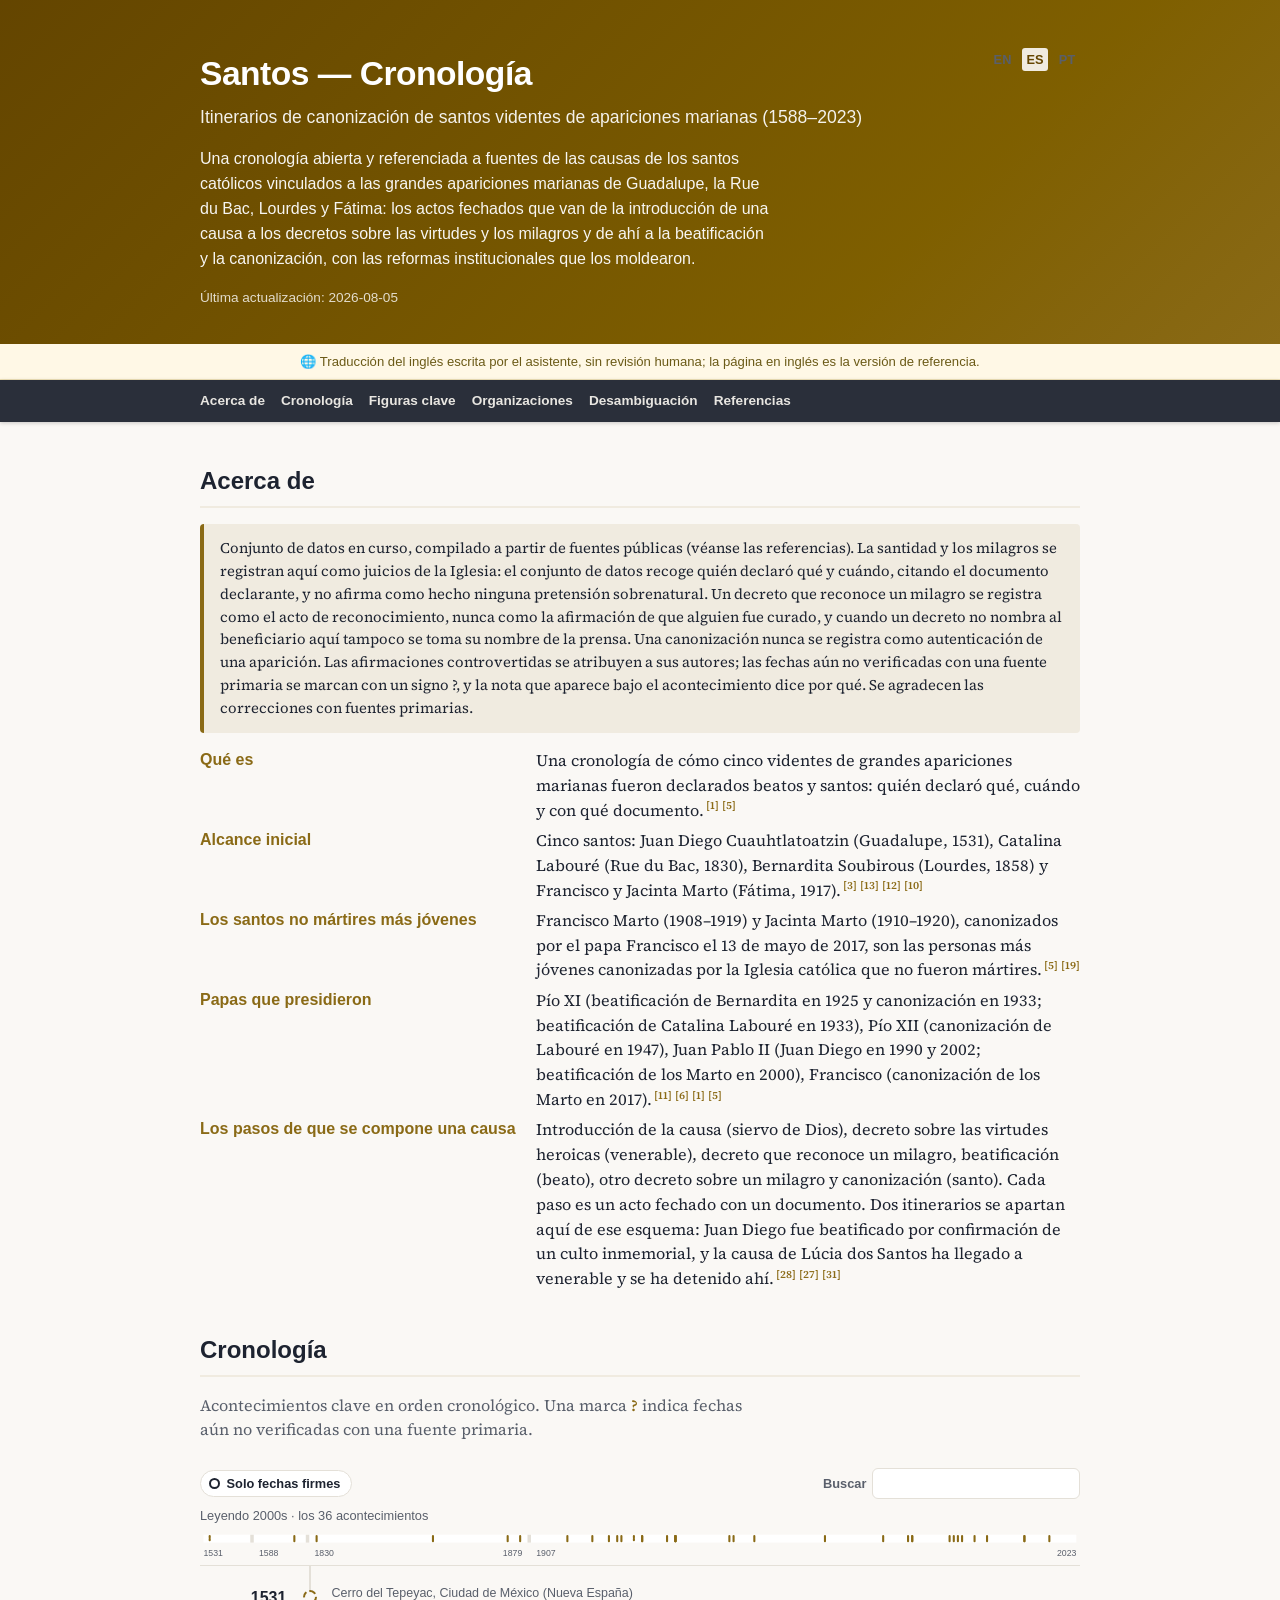
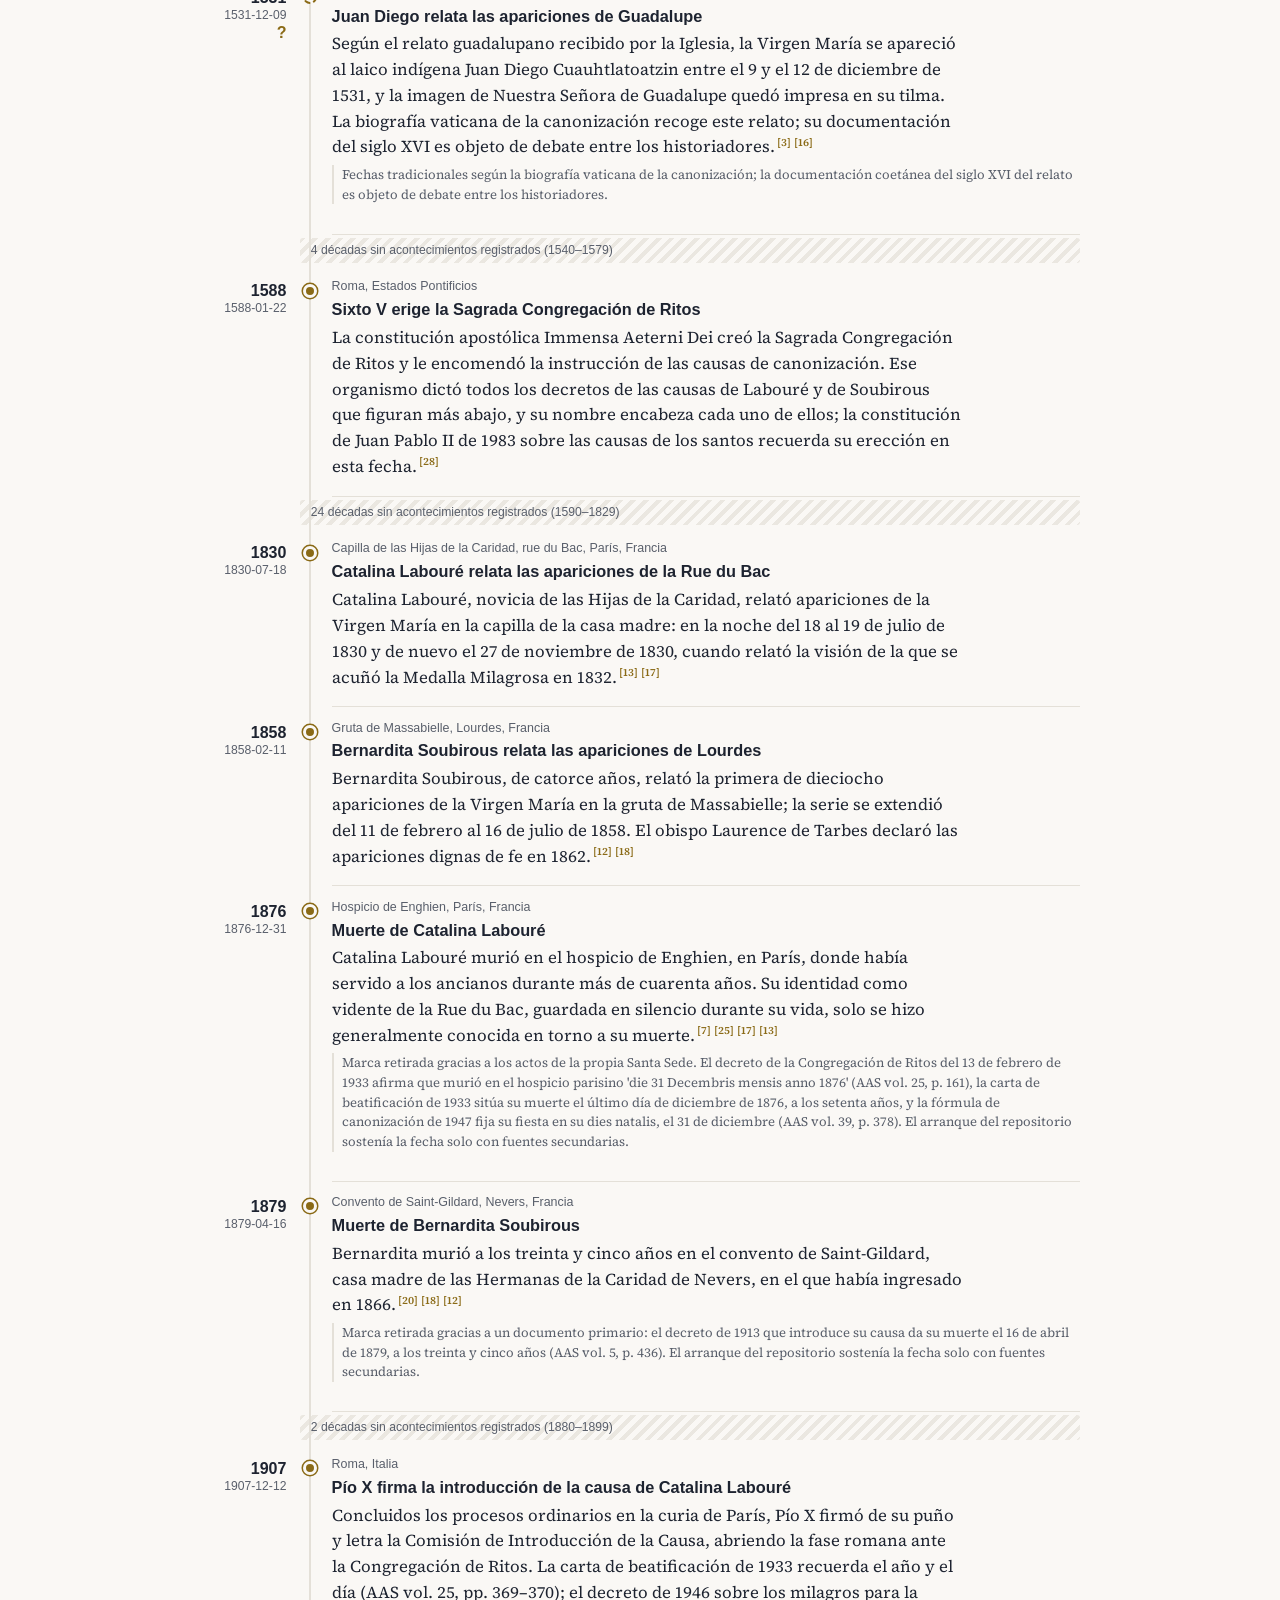
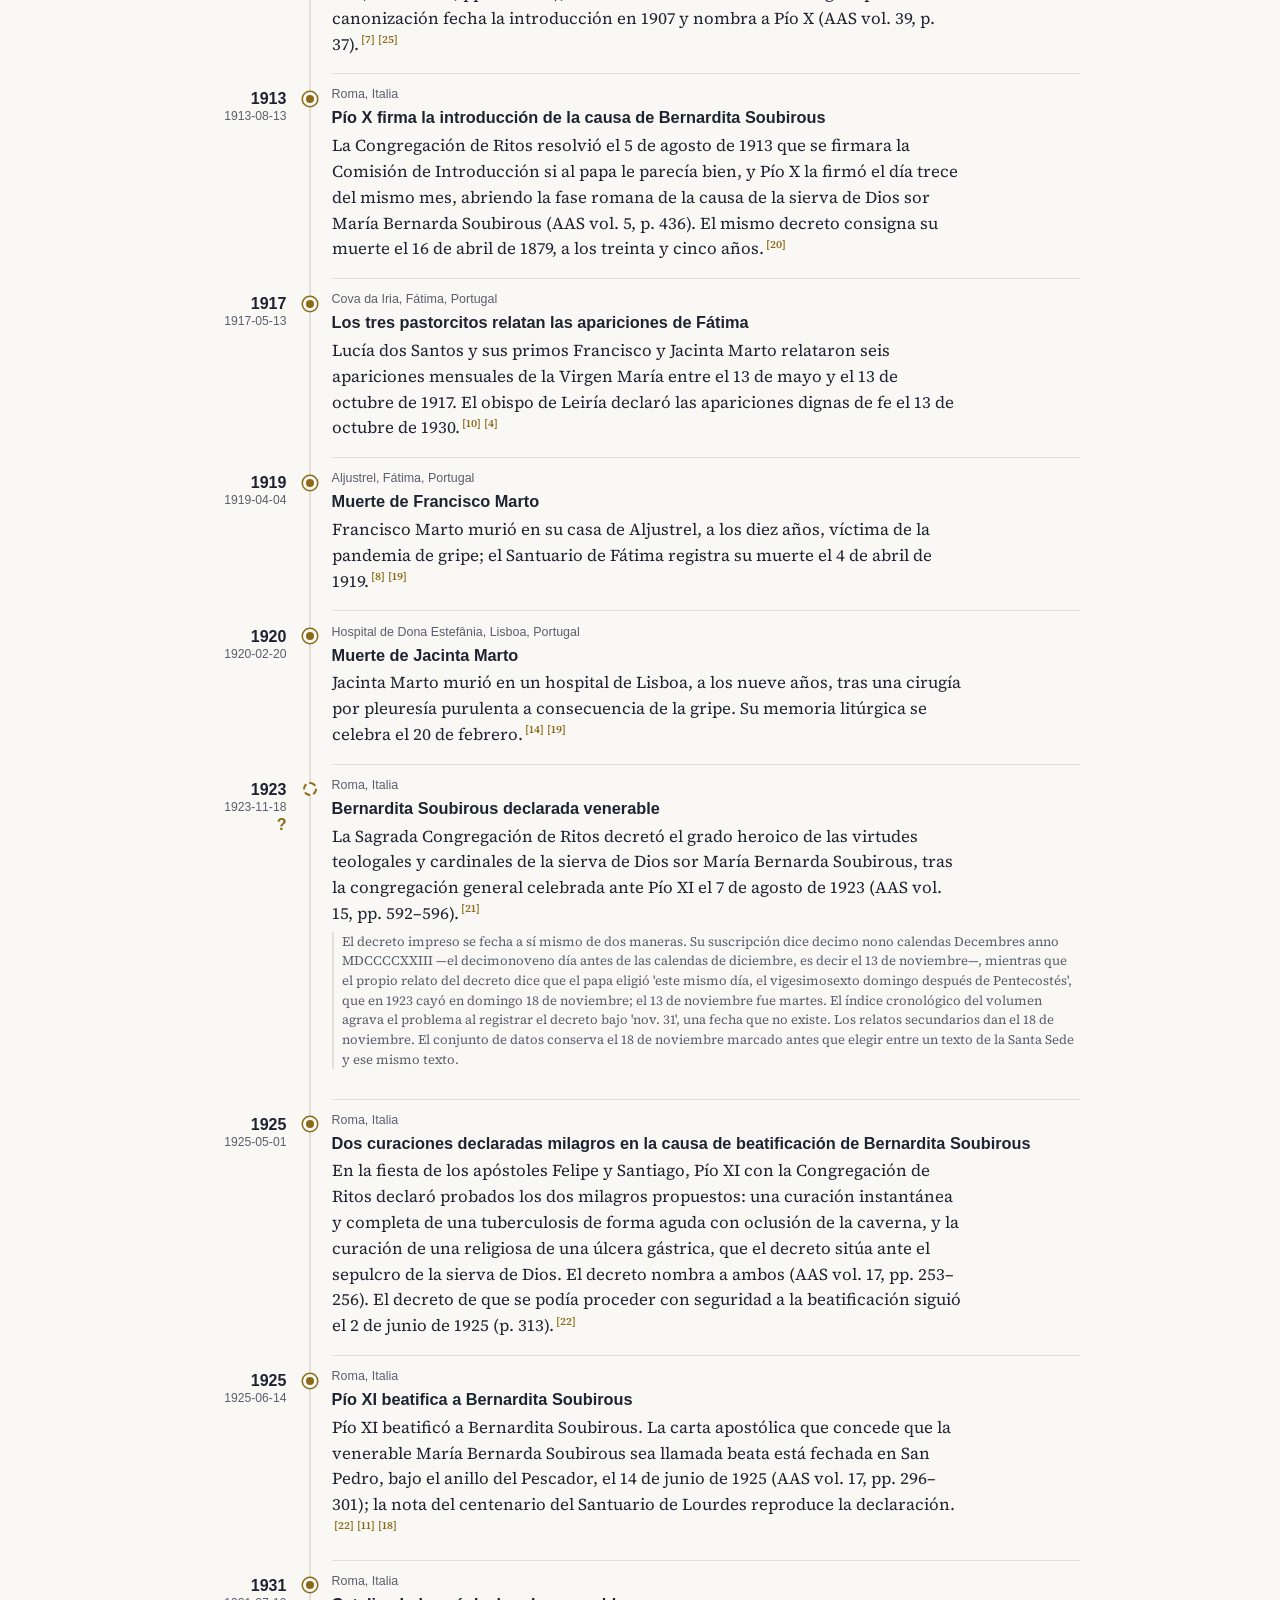
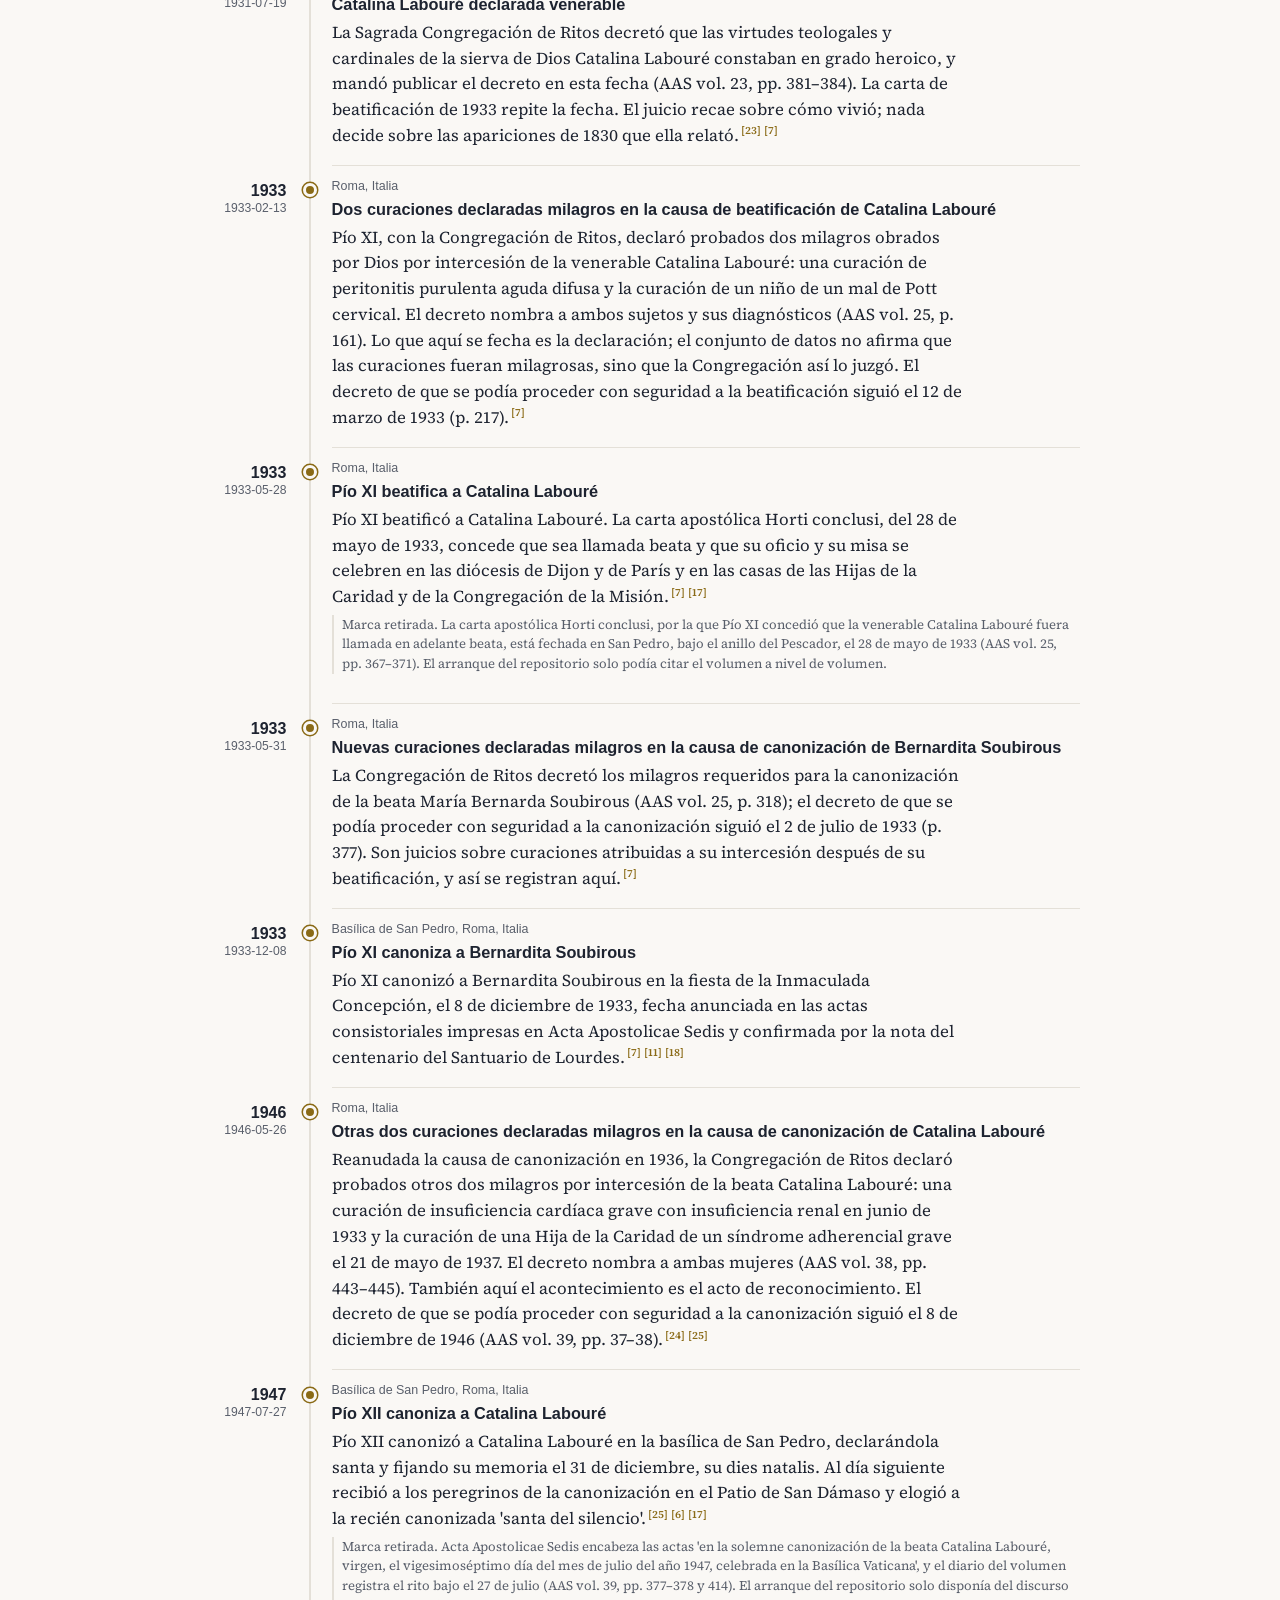
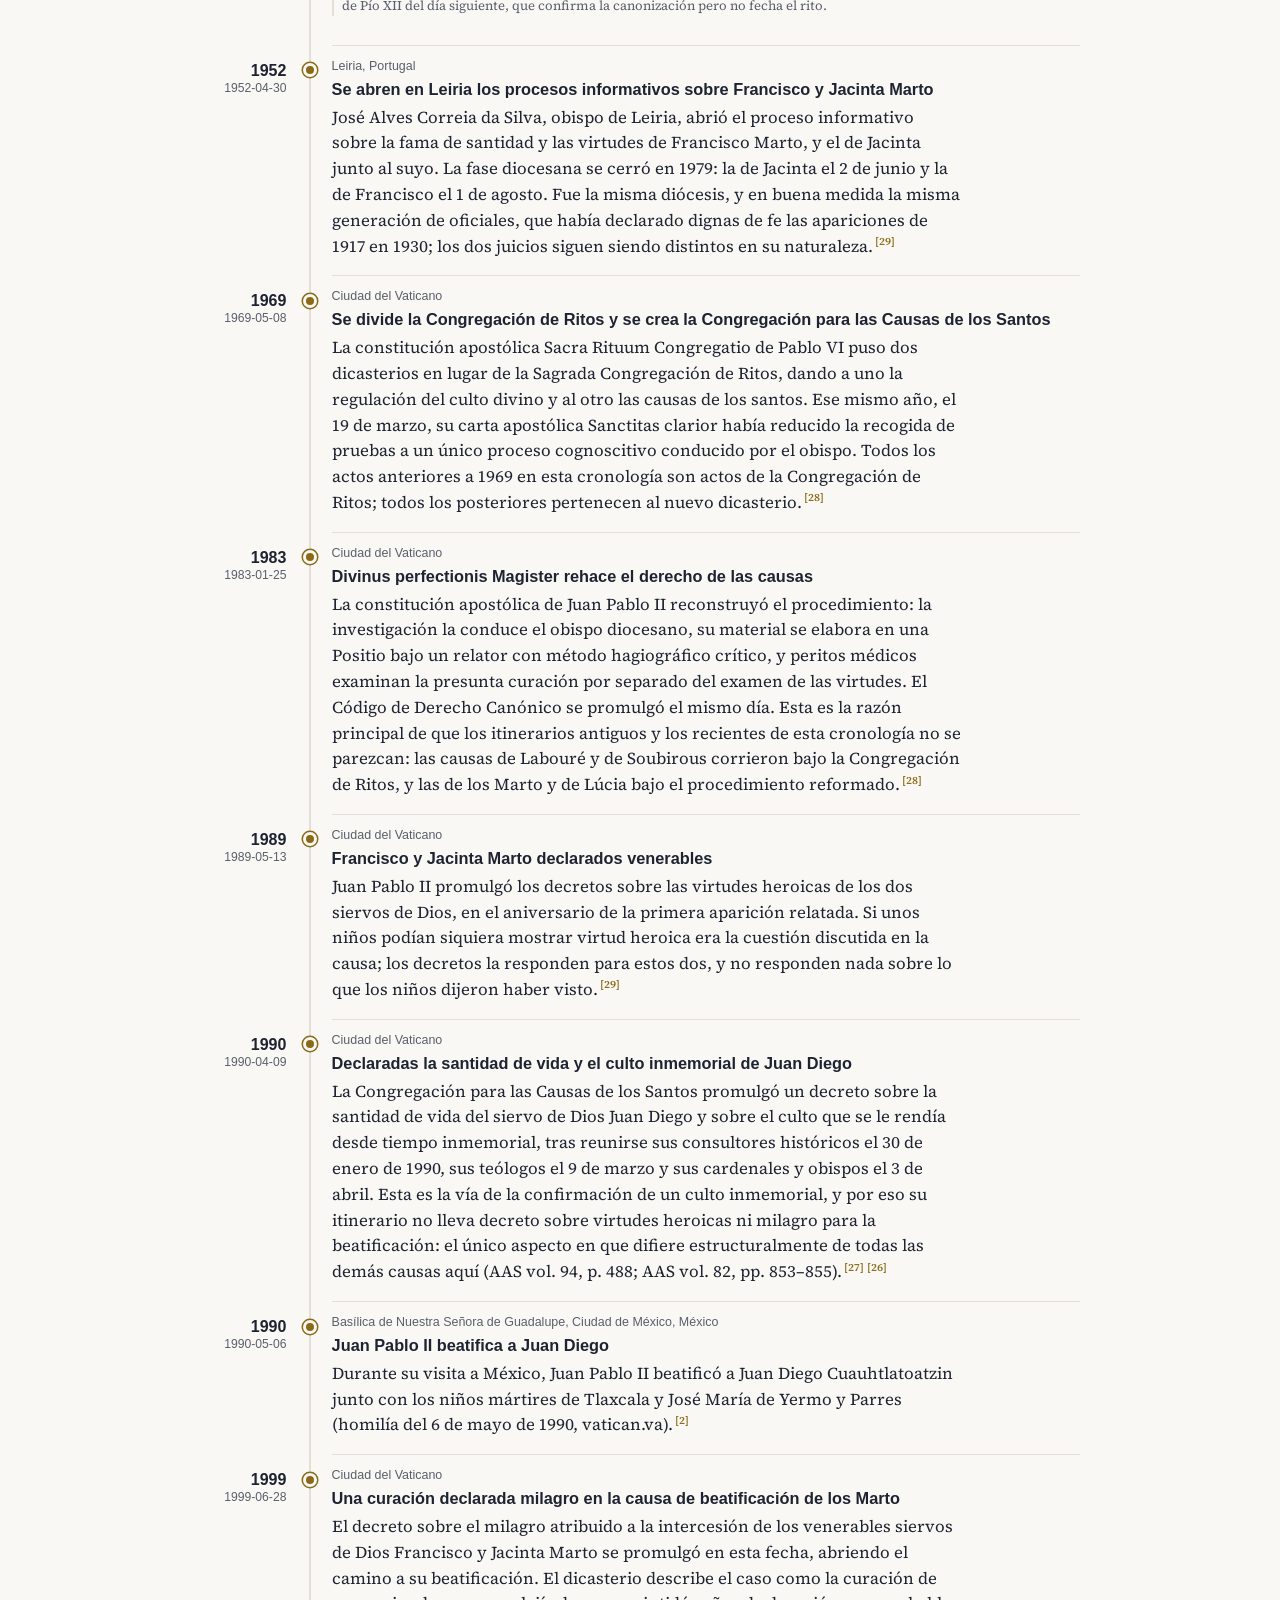
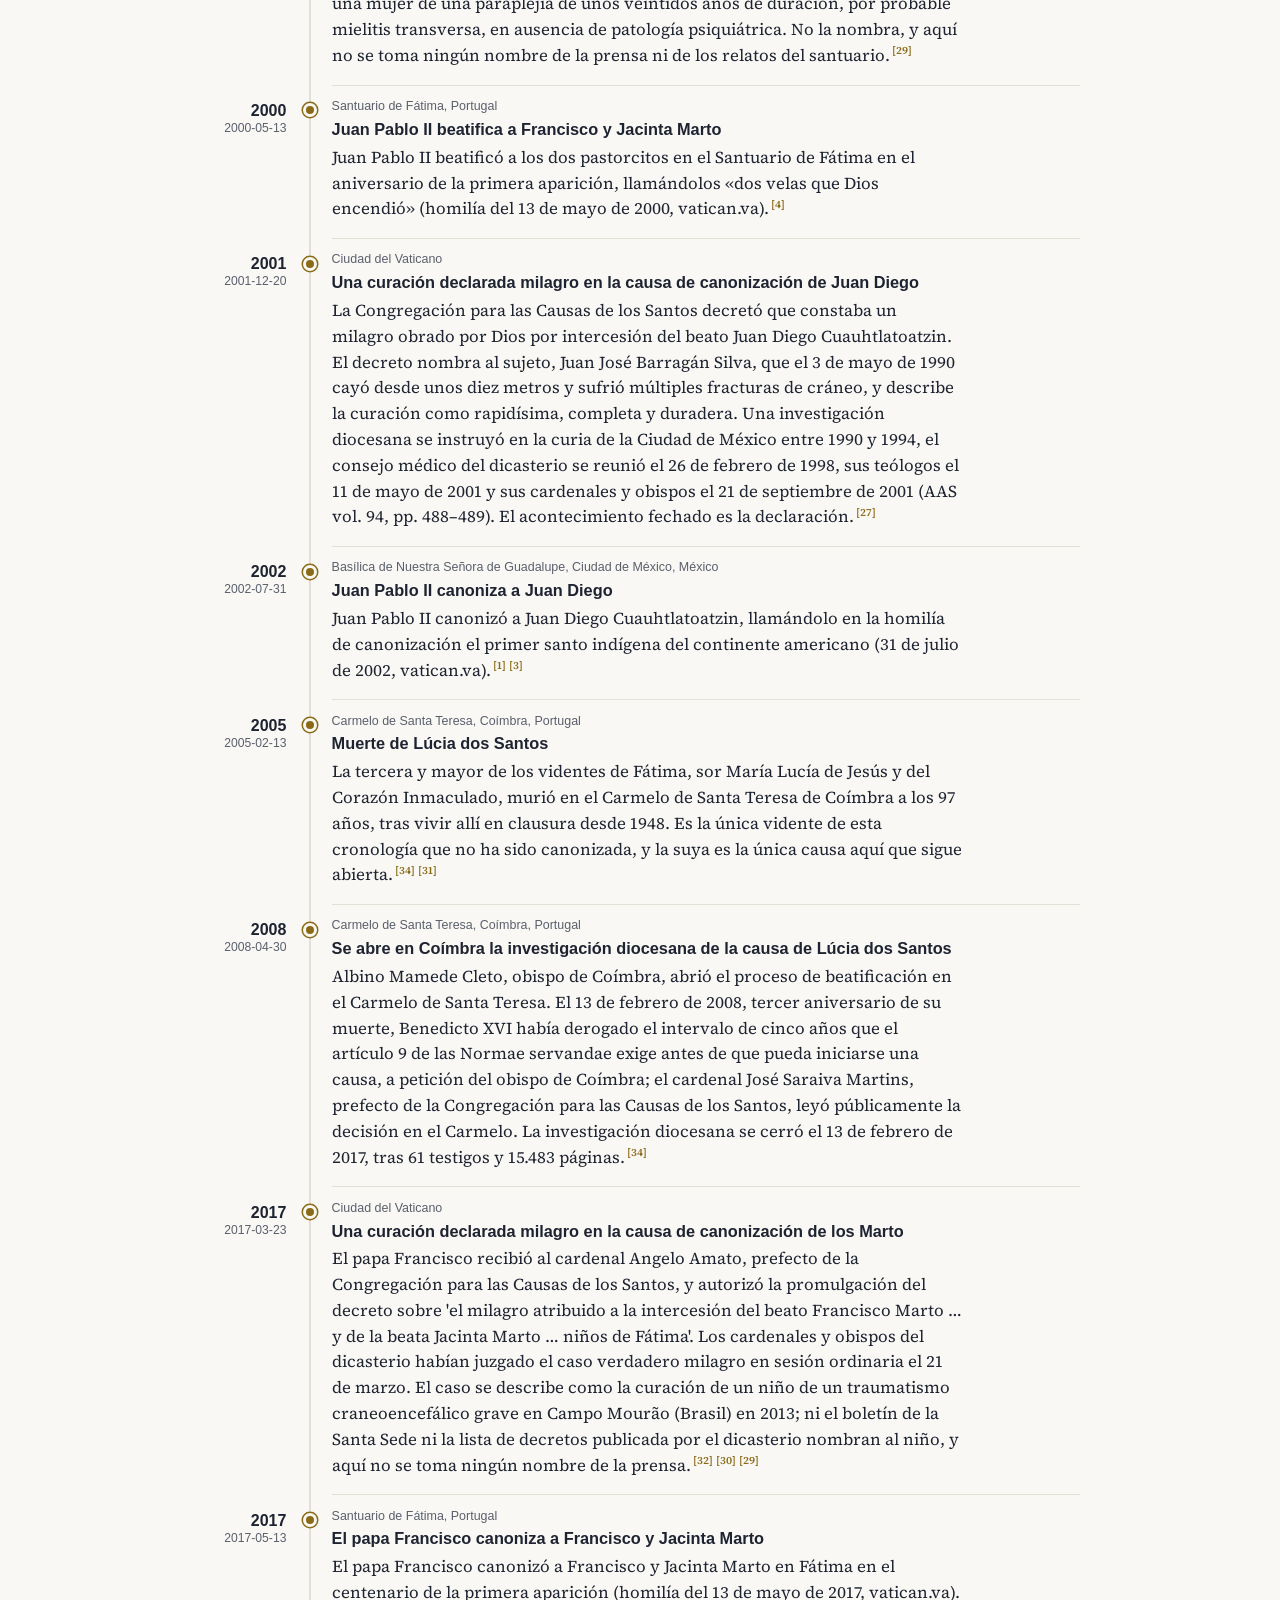
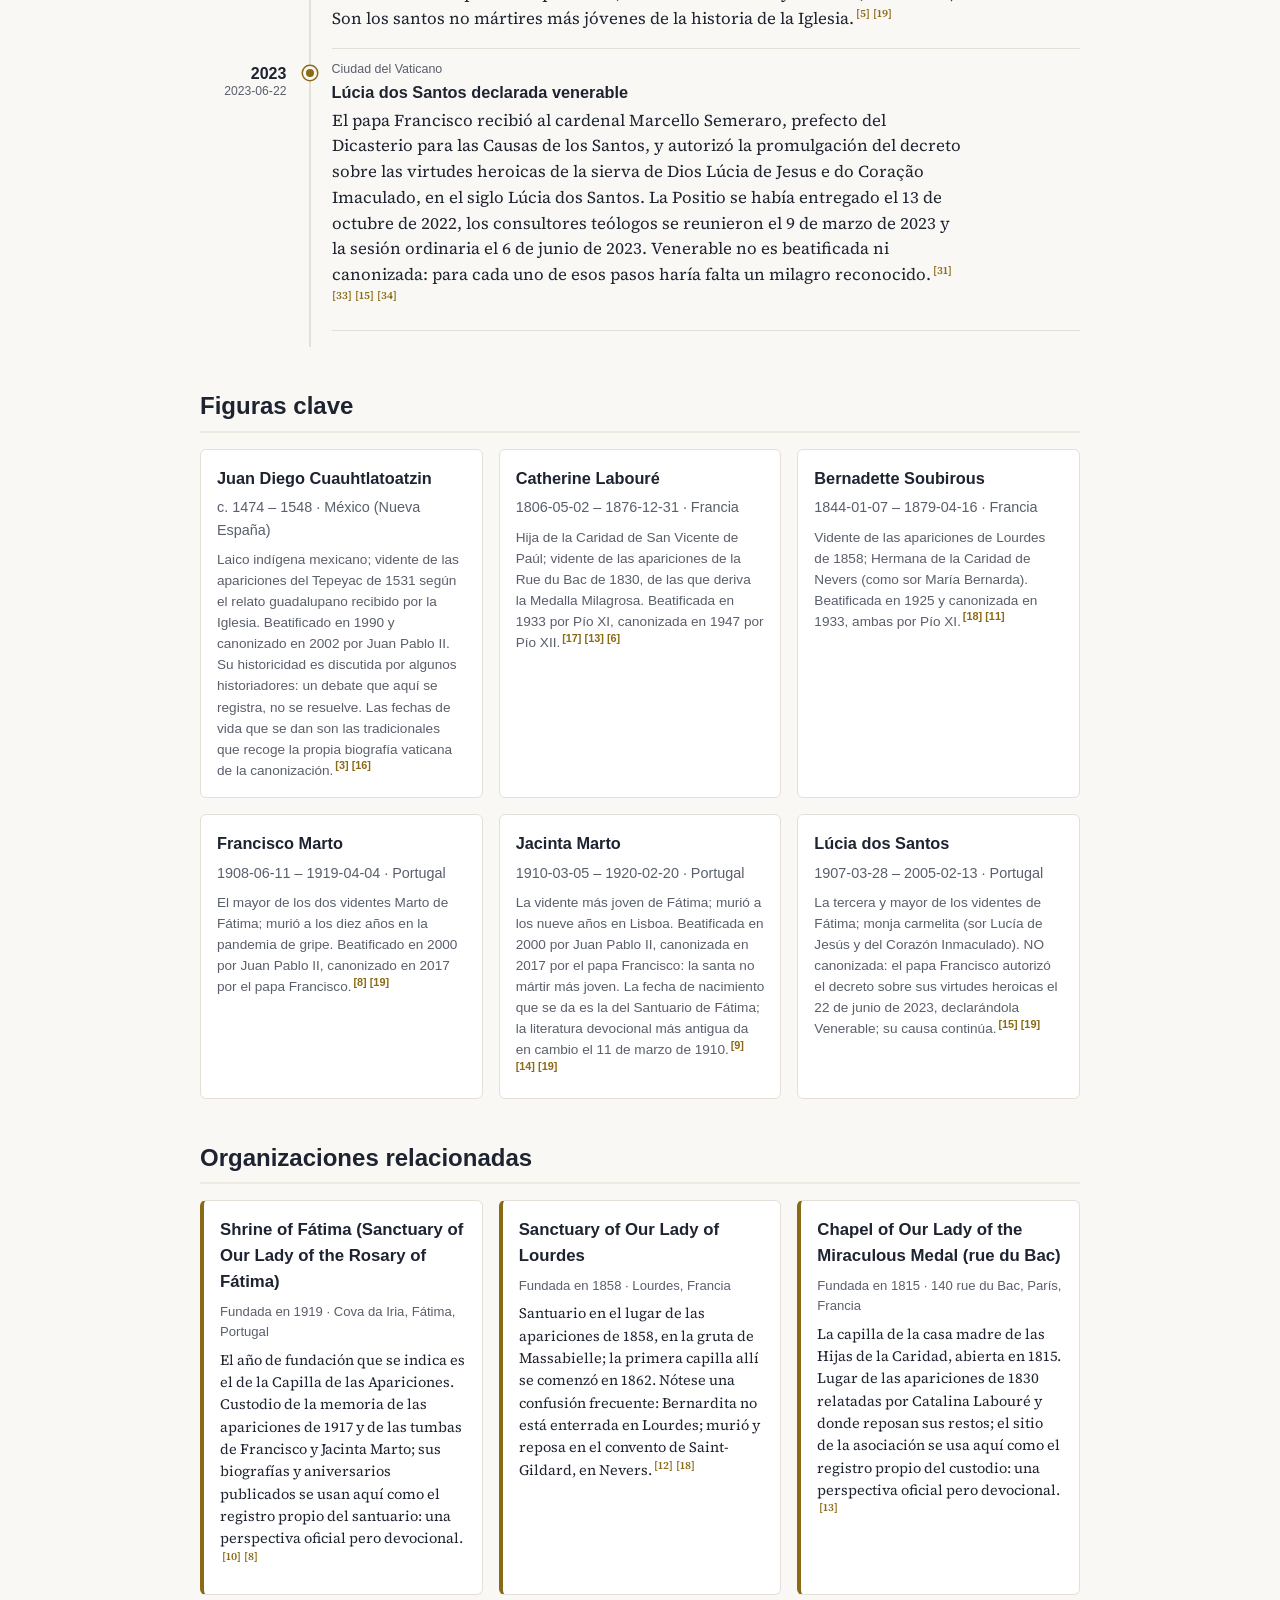
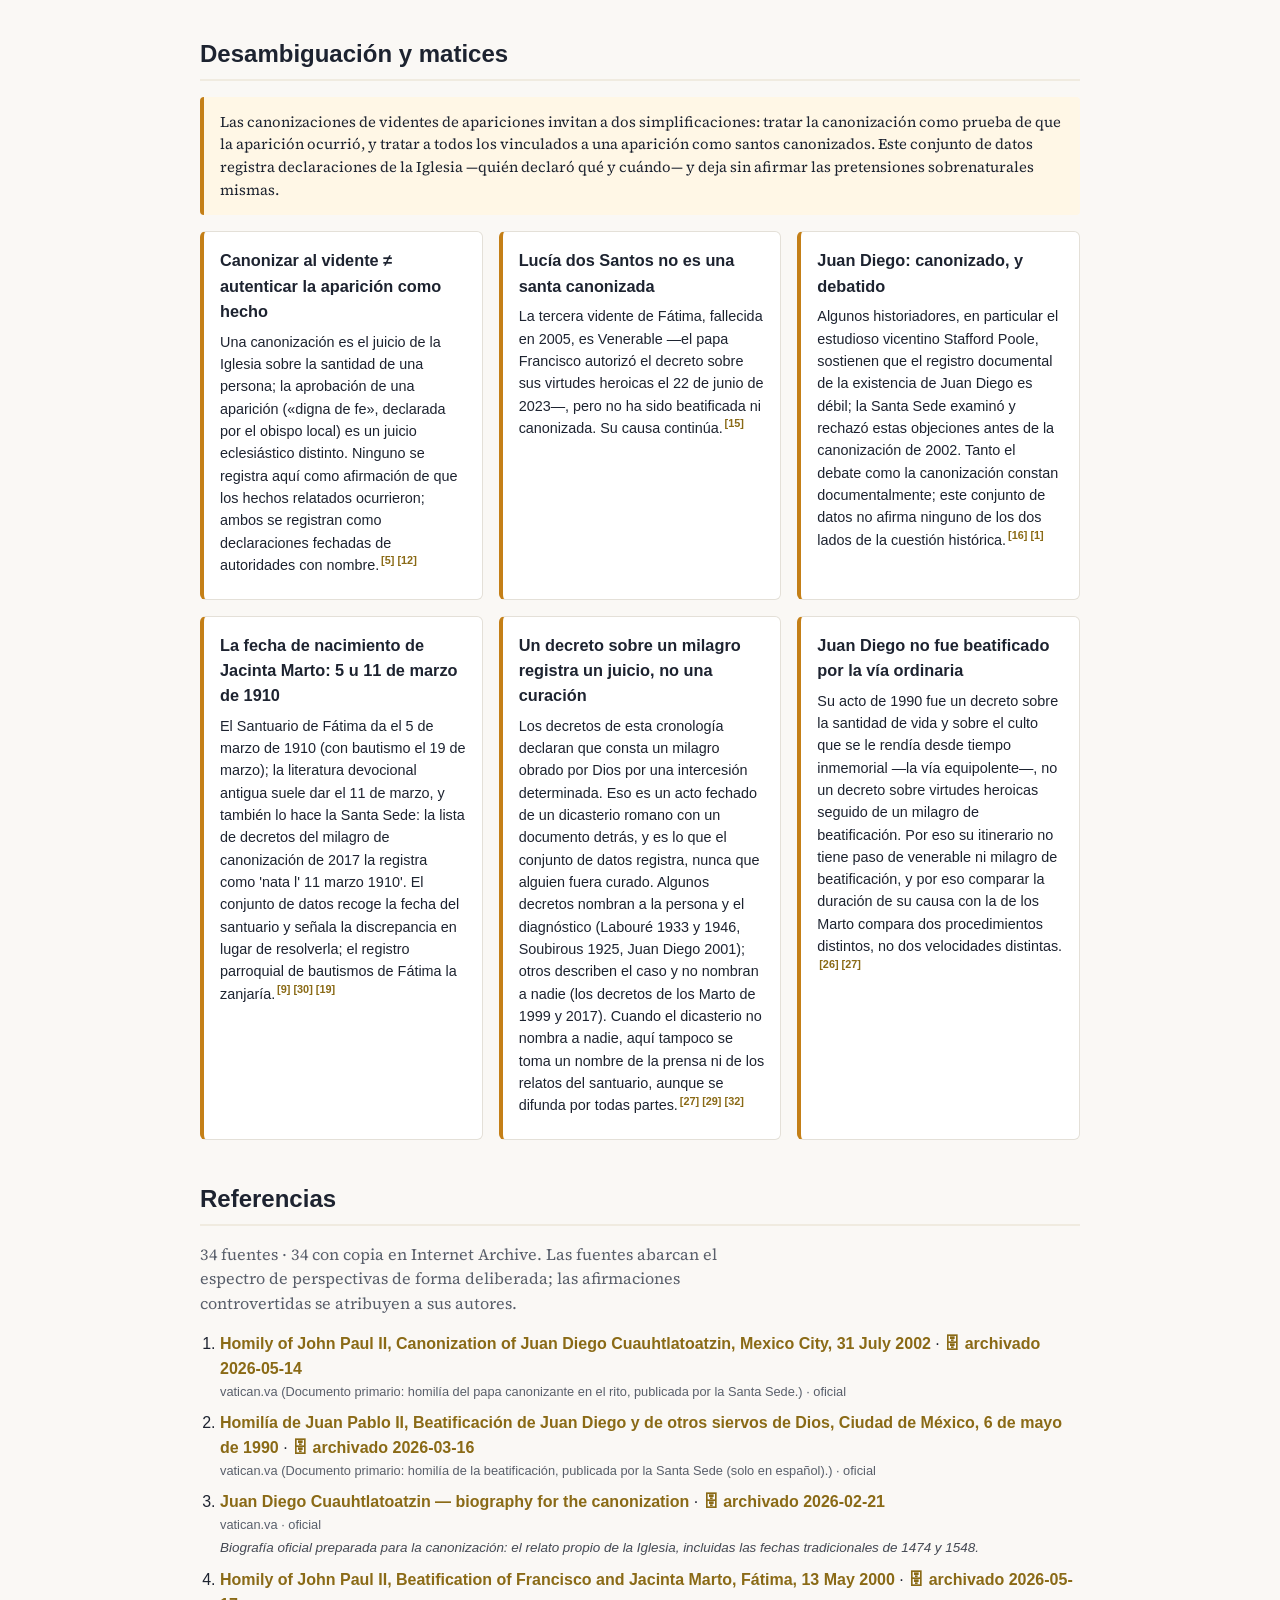
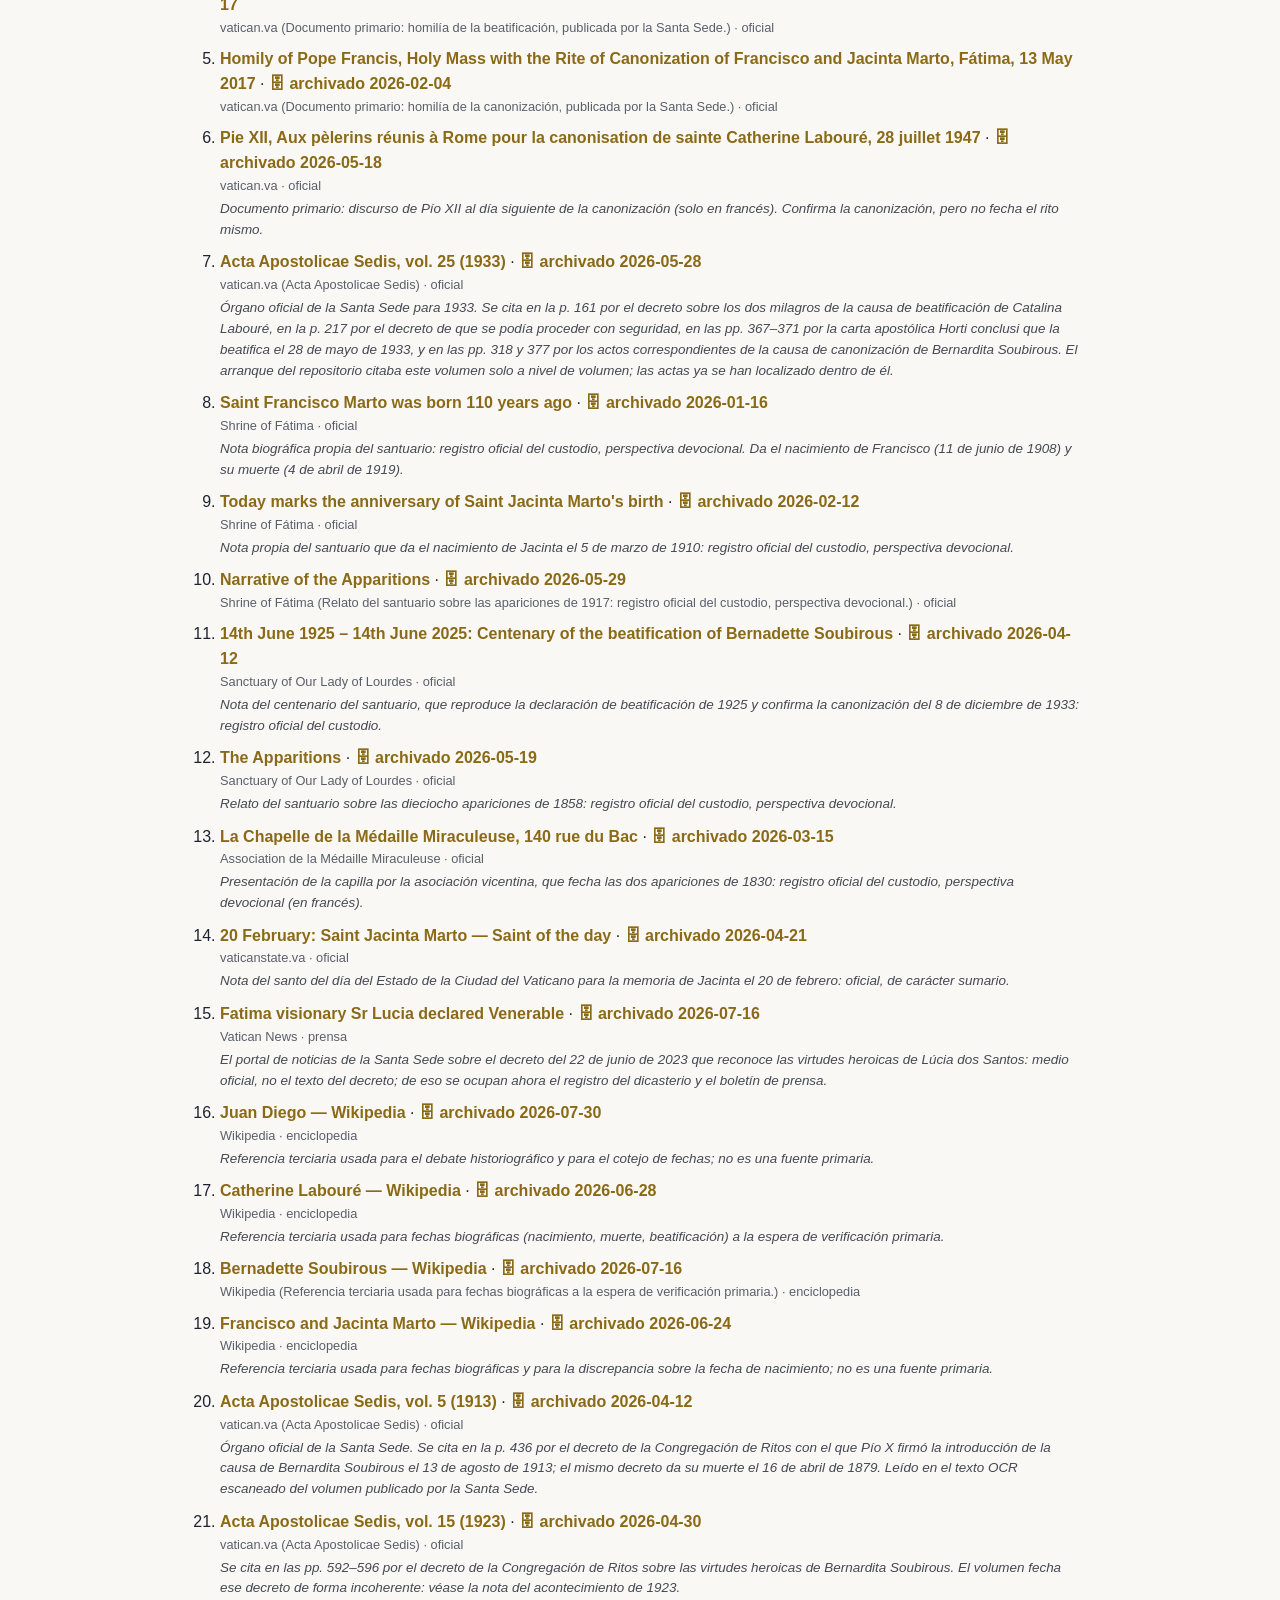
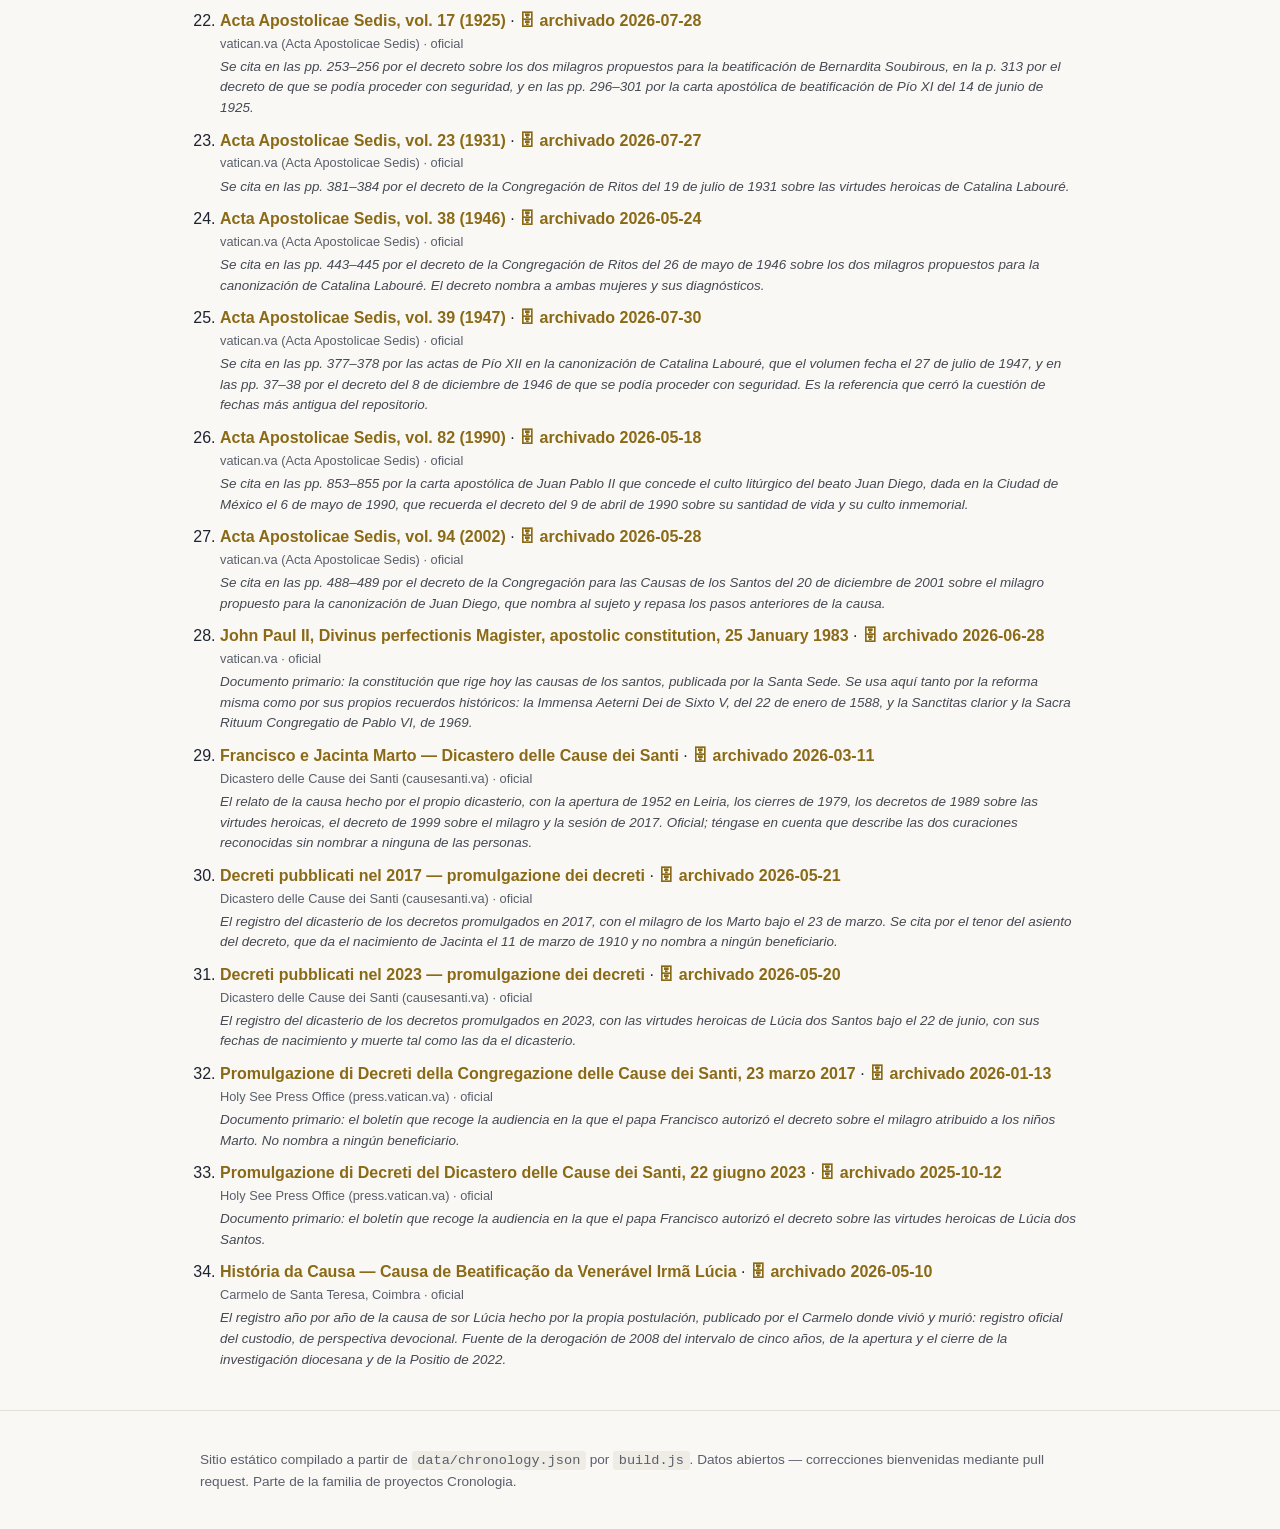
<file: docs/es/index.html>
<!DOCTYPE html>
<html lang="es">
<head>
  <meta charset="utf-8">
  <meta name="viewport" content="width=device-width, initial-scale=1">
  <title>Santos — Cronología</title>
  <meta name="description" content="Una cronología abierta y referenciada a fuentes de las causas de los santos católicos vinculados a las grandes apariciones marianas de Guadalupe, la Rue du Bac, Lourdes y Fátima: los actos fechados que van de la introducción de una causa a los decretos sobre las virtudes y los milagros y de ahí a la beatificación y la canonización, con las reformas institucionales que los moldearon.">
  <!-- Google tag (gtag.js) -->
  <script async src="https://www.googletagmanager.com/gtag/js?id=G-R9LV1QZHVE"></script>
  <script>
    window.dataLayer = window.dataLayer || [];
    function gtag(){dataLayer.push(arguments);}
    gtag('js', new Date());
    gtag('config', 'G-R9LV1QZHVE');
  </script>
  <link rel="stylesheet" href="../styles.css">
  <script src="../river.js" defer></script>
  <script src="../cite.js" defer data-label="Referencia" data-all="Todas las referencias"></script>
  <link rel="canonical" href="https://cronologia.github.io/santos/es/">
  <link rel="alternate" hreflang="en" href="https://cronologia.github.io/santos/en/">
  <link rel="alternate" hreflang="es" href="https://cronologia.github.io/santos/es/">
  <link rel="alternate" hreflang="pt" href="https://cronologia.github.io/santos/pt/">
  <link rel="alternate" hreflang="x-default" href="https://cronologia.github.io/santos/">
  <meta property="og:type" content="website">
  <meta property="og:site_name" content="Santos — Cronología">
  <meta property="og:locale" content="es_ES">
  <meta property="og:title" content="Santos — Cronología">
  <meta property="og:description" content="Una cronología abierta y referenciada a fuentes de las causas de los santos católicos vinculados a las grandes apariciones marianas de Guadalupe, la Rue du Bac, Lourdes y Fátima: los actos fechados que van de la introducción de una causa a los decretos sobre las virtudes y los milagros y de ahí a la beatificación y la canonización, con las reformas institucionales que los moldearon.">
  <meta property="og:url" content="https://cronologia.github.io/santos/es/">
  <meta name="twitter:card" content="summary">
  <meta name="twitter:title" content="Santos — Cronología">
  <meta name="twitter:description" content="Una cronología abierta y referenciada a fuentes de las causas de los santos católicos vinculados a las grandes apariciones marianas de Guadalupe, la Rue du Bac, Lourdes y Fátima: los actos fechados que van de la introducción de una causa a los decretos sobre las virtudes y los milagros y de ahí a la beatificación y la canonización, con las reformas institucionales que los moldearon.">
  <script type="application/ld+json">
  {
    "@context": "https://schema.org",
    "@type": "WebSite",
    "name": "Santos — Cronología",
    "description": "Una cronología abierta y referenciada a fuentes de las causas de los santos católicos vinculados a las grandes apariciones marianas de Guadalupe, la Rue du Bac, Lourdes y Fátima: los actos fechados que van de la introducción de una causa a los decretos sobre las virtudes y los milagros y de ahí a la beatificación y la canonización, con las reformas institucionales que los moldearon.",
    "url": "https://cronologia.github.io/santos/es/",
    "inLanguage": "es"
  }
  </script>
</head>
<body>
  <header class="site-header">
    <div class="wrap">
      <nav class="lang-switch" aria-label="Idioma"><a href="../en/" hreflang="en">EN</a><span class="lang-current" aria-current="true">ES</span><a href="../pt/" hreflang="pt">PT</a></nav>
      <h1>Santos — Cronología</h1>
      <p class="subtitle">Itinerarios de canonización de santos videntes de apariciones marianas (1588–2023)</p>
      <p class="lead">Una cronología abierta y referenciada a fuentes de las causas de los santos católicos vinculados a las grandes apariciones marianas de Guadalupe, la Rue du Bac, Lourdes y Fátima: los actos fechados que van de la introducción de una causa a los decretos sobre las virtudes y los milagros y de ahí a la beatificación y la canonización, con las reformas institucionales que los moldearon.</p>
      <p class="updated">Última actualización: 2026-08-05</p>
    </div>
  </header>
  <div class="i18n-disclaimer" role="note">🌐 Traducción del inglés escrita por el asistente, sin revisión humana; la página en inglés es la versión de referencia.</div>

  <nav class="site-nav">
    <div class="wrap">
      <a href="#about">Acerca de</a>
      <a href="#chronology">Cronología</a>
      <a href="#figures">Figuras clave</a>
      <a href="#organizations">Organizaciones</a>
      <a href="#disambiguation">Desambiguación</a>
      <a href="#references">Referencias</a>
    </div>
  </nav>

  <main class="wrap">
    <section id="about">
      <h2>Acerca de</h2>
      <p class="notice">Conjunto de datos en curso, compilado a partir de fuentes públicas (véanse las referencias). La santidad y los milagros se registran aquí como juicios de la Iglesia: el conjunto de datos recoge quién declaró qué y cuándo, citando el documento declarante, y no afirma como hecho ninguna pretensión sobrenatural. Un decreto que reconoce un milagro se registra como el acto de reconocimiento, nunca como la afirmación de que alguien fue curado, y cuando un decreto no nombra al beneficiario aquí tampoco se toma su nombre de la prensa. Una canonización nunca se registra como autenticación de una aparición. Las afirmaciones controvertidas se atribuyen a sus autores; las fechas aún no verificadas con una fuente primaria se marcan con un signo ?, y la nota que aparece bajo el acontecimiento dice por qué. Se agradecen las correcciones con fuentes primarias.</p>
      <dl class="facts">
        <dt>Qué es</dt>
        <dd>Una cronología de cómo cinco videntes de grandes apariciones marianas fueron declarados beatos y santos: quién declaró qué, cuándo y con qué documento.<sup class="cite"><a href="#ref-1" title="Reference 1">[1]</a> <a href="#ref-5" title="Reference 5">[5]</a></sup></dd>
        <dt>Alcance inicial</dt>
        <dd>Cinco santos: Juan Diego Cuauhtlatoatzin (Guadalupe, 1531), Catalina Labouré (Rue du Bac, 1830), Bernardita Soubirous (Lourdes, 1858) y Francisco y Jacinta Marto (Fátima, 1917).<sup class="cite"><a href="#ref-3" title="Reference 3">[3]</a> <a href="#ref-13" title="Reference 13">[13]</a> <a href="#ref-12" title="Reference 12">[12]</a> <a href="#ref-10" title="Reference 10">[10]</a></sup></dd>
        <dt>Los santos no mártires más jóvenes</dt>
        <dd>Francisco Marto (1908–1919) y Jacinta Marto (1910–1920), canonizados por el papa Francisco el 13 de mayo de 2017, son las personas más jóvenes canonizadas por la Iglesia católica que no fueron mártires.<sup class="cite"><a href="#ref-5" title="Reference 5">[5]</a> <a href="#ref-19" title="Reference 19">[19]</a></sup></dd>
        <dt>Papas que presidieron</dt>
        <dd>Pío XI (beatificación de Bernardita en 1925 y canonización en 1933; beatificación de Catalina Labouré en 1933), Pío XII (canonización de Labouré en 1947), Juan Pablo II (Juan Diego en 1990 y 2002; beatificación de los Marto en 2000), Francisco (canonización de los Marto en 2017).<sup class="cite"><a href="#ref-11" title="Reference 11">[11]</a> <a href="#ref-6" title="Reference 6">[6]</a> <a href="#ref-1" title="Reference 1">[1]</a> <a href="#ref-5" title="Reference 5">[5]</a></sup></dd>
        <dt>Los pasos de que se compone una causa</dt>
        <dd>Introducción de la causa (siervo de Dios), decreto sobre las virtudes heroicas (venerable), decreto que reconoce un milagro, beatificación (beato), otro decreto sobre un milagro y canonización (santo). Cada paso es un acto fechado con un documento. Dos itinerarios se apartan aquí de ese esquema: Juan Diego fue beatificado por confirmación de un culto inmemorial, y la causa de Lúcia dos Santos ha llegado a venerable y se ha detenido ahí.<sup class="cite"><a href="#ref-28" title="Reference 28">[28]</a> <a href="#ref-27" title="Reference 27">[27]</a> <a href="#ref-31" title="Reference 31">[31]</a></sup></dd>
      </dl>
    </section>

    <section id="chronology" class="river">
      <h2>Cronología</h2>
      <p class="section-intro">Acontecimientos clave en orden cronológico. Una marca <span class="flag">?</span> indica
      fechas aún no verificadas con una fuente primaria.</p>
      <div class="rv-bar">
        <div class="rv-controls" role="group" aria-label="Filtrar la cronología" hidden>
          <label class="rv-chip rv-firm"><input type="checkbox" data-firm><span class="rv-sw"></span>Solo fechas firmes</label>
          <label class="rv-find">Buscar <input type="search" autocomplete="off"></label>
          <p class="rv-status" aria-live="polite" data-all="los {n} acontecimientos" data-some="{n} de {total} acontecimientos mostrados" data-reading="Leyendo"></p>
        </div>
        <svg class="rv-ribbon" viewBox="-4 0 1008 29" preserveAspectRatio="xMinYMid meet" role="img" aria-label="Vista general de los 36 acontecimientos; los grandes vacíos del registro se dibujan como cortes">
          <rect class="rv-row" x="0" y="2" width="1000" height="9"/><rect class="rv-brk" x="53.6" y="2" width="4" height="9"><title>4 décadas sin acontecimientos registrados (1540–1579)</title></rect><rect class="rv-brk" x="117.2" y="2" width="4" height="9"><title>24 décadas sin acontecimientos registrados (1590–1829)</title></rect><rect class="rv-brk" x="371.2" y="2" width="4" height="9"><title>2 décadas sin acontecimientos registrados (1880–1899)</title></rect>
          <line class="rv-tick rv-l0 rv-u" data-i="0" x1="7.1" x2="7.1" y1="3.5" y2="9.5"/><line class="rv-tick rv-l0" data-i="1" x1="104.1" x2="104.1" y1="3.5" y2="9.5"/><line class="rv-tick rv-l0" data-i="2" x1="129.6" x2="129.6" y1="3.5" y2="9.5"/><line class="rv-tick rv-l0" data-i="3" x1="262.9" x2="262.9" y1="3.5" y2="9.5"/><line class="rv-tick rv-l0" data-i="4" x1="348.5" x2="348.5" y1="3.5" y2="9.5"/><line class="rv-tick rv-l0" data-i="5" x1="362.8" x2="362.8" y1="3.5" y2="9.5"/><line class="rv-tick rv-l0" data-i="6" x1="416.9" x2="416.9" y1="3.5" y2="9.5"/><line class="rv-tick rv-l0" data-i="7" x1="445.5" x2="445.5" y1="3.5" y2="9.5"/><line class="rv-tick rv-l0" data-i="8" x1="464.5" x2="464.5" y1="3.5" y2="9.5"/><line class="rv-tick rv-l0" data-i="9" x1="474" x2="474" y1="3.5" y2="9.5"/><line class="rv-tick rv-l0" data-i="10" x1="478.8" x2="478.8" y1="3.5" y2="9.5"/><line class="rv-tick rv-l0 rv-u" data-i="11" x1="493.1" x2="493.1" y1="3.5" y2="9.5"/><line class="rv-tick rv-l0" data-i="12" x1="502.6" x2="502.6" y1="3.5" y2="9.5"/><line class="rv-tick rv-l0" data-i="13" x1="502.6" x2="502.6" y1="3.5" y2="9.5"/><line class="rv-tick rv-l0" data-i="14" x1="531.1" x2="531.1" y1="3.5" y2="9.5"/><line class="rv-tick rv-l0" data-i="15" x1="540.7" x2="540.7" y1="3.5" y2="9.5"/><line class="rv-tick rv-l0" data-i="16" x1="540.7" x2="540.7" y1="3.5" y2="9.5"/><line class="rv-tick rv-l0" data-i="17" x1="540.7" x2="540.7" y1="3.5" y2="9.5"/><line class="rv-tick rv-l0" data-i="18" x1="540.7" x2="540.7" y1="3.5" y2="9.5"/><line class="rv-tick rv-l0" data-i="19" x1="602.5" x2="602.5" y1="3.5" y2="9.5"/><line class="rv-tick rv-l0" data-i="20" x1="607.3" x2="607.3" y1="3.5" y2="9.5"/><line class="rv-tick rv-l0" data-i="21" x1="631.1" x2="631.1" y1="3.5" y2="9.5"/><line class="rv-tick rv-l0" data-i="22" x1="712" x2="712" y1="3.5" y2="9.5"/><line class="rv-tick rv-l0" data-i="23" x1="778.7" x2="778.7" y1="3.5" y2="9.5"/><line class="rv-tick rv-l0" data-i="24" x1="807.2" x2="807.2" y1="3.5" y2="9.5"/><line class="rv-tick rv-l0" data-i="25" x1="812" x2="812" y1="3.5" y2="9.5"/><line class="rv-tick rv-l0" data-i="26" x1="812" x2="812" y1="3.5" y2="9.5"/><line class="rv-tick rv-l0" data-i="27" x1="854.8" x2="854.8" y1="3.5" y2="9.5"/><line class="rv-tick rv-l0" data-i="28" x1="859.6" x2="859.6" y1="3.5" y2="9.5"/><line class="rv-tick rv-l0" data-i="29" x1="864.3" x2="864.3" y1="3.5" y2="9.5"/><line class="rv-tick rv-l0" data-i="30" x1="869.1" x2="869.1" y1="3.5" y2="9.5"/><line class="rv-tick rv-l0" data-i="31" x1="883.4" x2="883.4" y1="3.5" y2="9.5"/><line class="rv-tick rv-l0" data-i="32" x1="897.7" x2="897.7" y1="3.5" y2="9.5"/><line class="rv-tick rv-l0" data-i="33" x1="940.5" x2="940.5" y1="3.5" y2="9.5"/><line class="rv-tick rv-l0" data-i="34" x1="940.5" x2="940.5" y1="3.5" y2="9.5"/><line class="rv-tick rv-l0" data-i="35" x1="969.1" x2="969.1" y1="3.5" y2="9.5"/>
          <text class="rv-axis" x="0" y="26" text-anchor="start">1531</text><text class="rv-axis" x="63.6" y="26" text-anchor="start">1588</text><text class="rv-axis" x="127.2" y="26" text-anchor="start">1830</text><text class="rv-axis" x="365.2" y="26" text-anchor="end">1879</text><text class="rv-axis" x="381.2" y="26" text-anchor="start">1907</text><text class="rv-axis" x="1000" y="26" text-anchor="end">2023</text><rect class="rv-win" x="0" y="0" width="0" height="13"/>
        </svg>
      </div>
      <ol class="rv-list" style="--lanes:1">
        <li class="rv-e rv-u" id="decade-1530" data-i="0" data-lanes="" data-decade="1530s">
          <div class="rv-year">1531<small>1531-12-09</small> <span class="flag" title="Fecha aún no verificada con una fuente primaria">?</span></div>
          <div class="rv-node" aria-hidden="true"><i class="rv-l0" style="--k:0"></i></div>
          <div class="rv-card">
            <p class="rv-kick"><span>Cerro del Tepeyac, Ciudad de México (Nueva España)</span></p>
            <h3>Juan Diego relata las apariciones de Guadalupe</h3>
            <p class="rv-text">Según el relato guadalupano recibido por la Iglesia, la Virgen María se apareció al laico indígena Juan Diego Cuauhtlatoatzin entre el 9 y el 12 de diciembre de 1531, y la imagen de Nuestra Señora de Guadalupe quedó impresa en su tilma. La biografía vaticana de la canonización recoge este relato; su documentación del siglo XVI es objeto de debate entre los historiadores.<sup class="cite"><a href="#ref-3" title="Reference 3">[3]</a> <a href="#ref-16" title="Reference 16">[16]</a></sup></p>
            <p class="date-note">Fechas tradicionales según la biografía vaticana de la canonización; la documentación coetánea del siglo XVI del relato es objeto de debate entre los historiadores.</p>
          </div>
        </li>
        <li class="rv-gap"><span>4 décadas sin acontecimientos registrados (1540–1579)</span></li>
        <li class="rv-e" id="decade-1580" data-i="1" data-lanes="" data-decade="1580s">
          <div class="rv-year">1588<small>1588-01-22</small></div>
          <div class="rv-node" aria-hidden="true"><i class="rv-l0" style="--k:0"></i></div>
          <div class="rv-card">
            <p class="rv-kick"><span>Roma, Estados Pontificios</span></p>
            <h3>Sixto V erige la Sagrada Congregación de Ritos</h3>
            <p class="rv-text">La constitución apostólica Immensa Aeterni Dei creó la Sagrada Congregación de Ritos y le encomendó la instrucción de las causas de canonización. Ese organismo dictó todos los decretos de las causas de Labouré y de Soubirous que figuran más abajo, y su nombre encabeza cada uno de ellos; la constitución de Juan Pablo II de 1983 sobre las causas de los santos recuerda su erección en esta fecha.<sup class="cite"><a href="#ref-28" title="Reference 28">[28]</a></sup></p>
          </div>
        </li>
        <li class="rv-gap"><span>24 décadas sin acontecimientos registrados (1590–1829)</span></li>
        <li class="rv-e" id="decade-1830" data-i="2" data-lanes="" data-decade="1830s">
          <div class="rv-year">1830<small>1830-07-18</small></div>
          <div class="rv-node" aria-hidden="true"><i class="rv-l0" style="--k:0"></i></div>
          <div class="rv-card">
            <p class="rv-kick"><span>Capilla de las Hijas de la Caridad, rue du Bac, París, Francia</span></p>
            <h3>Catalina Labouré relata las apariciones de la Rue du Bac</h3>
            <p class="rv-text">Catalina Labouré, novicia de las Hijas de la Caridad, relató apariciones de la Virgen María en la capilla de la casa madre: en la noche del 18 al 19 de julio de 1830 y de nuevo el 27 de noviembre de 1830, cuando relató la visión de la que se acuñó la Medalla Milagrosa en 1832.<sup class="cite"><a href="#ref-13" title="Reference 13">[13]</a> <a href="#ref-17" title="Reference 17">[17]</a></sup></p>
          </div>
        </li>
        <li class="rv-e" id="decade-1850" data-i="3" data-lanes="" data-decade="1850s">
          <div class="rv-year">1858<small>1858-02-11</small></div>
          <div class="rv-node" aria-hidden="true"><i class="rv-l0" style="--k:0"></i></div>
          <div class="rv-card">
            <p class="rv-kick"><span>Gruta de Massabielle, Lourdes, Francia</span></p>
            <h3>Bernardita Soubirous relata las apariciones de Lourdes</h3>
            <p class="rv-text">Bernardita Soubirous, de catorce años, relató la primera de dieciocho apariciones de la Virgen María en la gruta de Massabielle; la serie se extendió del 11 de febrero al 16 de julio de 1858. El obispo Laurence de Tarbes declaró las apariciones dignas de fe en 1862.<sup class="cite"><a href="#ref-12" title="Reference 12">[12]</a> <a href="#ref-18" title="Reference 18">[18]</a></sup></p>
          </div>
        </li>
        <li class="rv-e" id="decade-1870" data-i="4" data-lanes="" data-decade="1870s">
          <div class="rv-year">1876<small>1876-12-31</small></div>
          <div class="rv-node" aria-hidden="true"><i class="rv-l0" style="--k:0"></i></div>
          <div class="rv-card">
            <p class="rv-kick"><span>Hospicio de Enghien, París, Francia</span></p>
            <h3>Muerte de Catalina Labouré</h3>
            <p class="rv-text">Catalina Labouré murió en el hospicio de Enghien, en París, donde había servido a los ancianos durante más de cuarenta años. Su identidad como vidente de la Rue du Bac, guardada en silencio durante su vida, solo se hizo generalmente conocida en torno a su muerte.<sup class="cite"><a href="#ref-7" title="Reference 7">[7]</a> <a href="#ref-25" title="Reference 25">[25]</a> <a href="#ref-17" title="Reference 17">[17]</a> <a href="#ref-13" title="Reference 13">[13]</a></sup></p>
            <p class="date-note">Marca retirada gracias a los actos de la propia Santa Sede. El decreto de la Congregación de Ritos del 13 de febrero de 1933 afirma que murió en el hospicio parisino &#39;die 31 Decembris mensis anno 1876&#39; (AAS vol. 25, p. 161), la carta de beatificación de 1933 sitúa su muerte el último día de diciembre de 1876, a los setenta años, y la fórmula de canonización de 1947 fija su fiesta en su dies natalis, el 31 de diciembre (AAS vol. 39, p. 378). El arranque del repositorio sostenía la fecha solo con fuentes secundarias.</p>
          </div>
        </li>
        <li class="rv-e" data-i="5" data-lanes="" data-decade="1870s">
          <div class="rv-year">1879<small>1879-04-16</small></div>
          <div class="rv-node" aria-hidden="true"><i class="rv-l0" style="--k:0"></i></div>
          <div class="rv-card">
            <p class="rv-kick"><span>Convento de Saint-Gildard, Nevers, Francia</span></p>
            <h3>Muerte de Bernardita Soubirous</h3>
            <p class="rv-text">Bernardita murió a los treinta y cinco años en el convento de Saint-Gildard, casa madre de las Hermanas de la Caridad de Nevers, en el que había ingresado en 1866.<sup class="cite"><a href="#ref-20" title="Reference 20">[20]</a> <a href="#ref-18" title="Reference 18">[18]</a> <a href="#ref-12" title="Reference 12">[12]</a></sup></p>
            <p class="date-note">Marca retirada gracias a un documento primario: el decreto de 1913 que introduce su causa da su muerte el 16 de abril de 1879, a los treinta y cinco años (AAS vol. 5, p. 436). El arranque del repositorio sostenía la fecha solo con fuentes secundarias.</p>
          </div>
        </li>
        <li class="rv-gap"><span>2 décadas sin acontecimientos registrados (1880–1899)</span></li>
        <li class="rv-e" id="decade-1900" data-i="6" data-lanes="" data-decade="1900s">
          <div class="rv-year">1907<small>1907-12-12</small></div>
          <div class="rv-node" aria-hidden="true"><i class="rv-l0" style="--k:0"></i></div>
          <div class="rv-card">
            <p class="rv-kick"><span>Roma, Italia</span></p>
            <h3>Pío X firma la introducción de la causa de Catalina Labouré</h3>
            <p class="rv-text">Concluidos los procesos ordinarios en la curia de París, Pío X firmó de su puño y letra la Comisión de Introducción de la Causa, abriendo la fase romana ante la Congregación de Ritos. La carta de beatificación de 1933 recuerda el año y el día (AAS vol. 25, pp. 369–370); el decreto de 1946 sobre los milagros para la canonización fecha la introducción en 1907 y nombra a Pío X (AAS vol. 39, p. 37).<sup class="cite"><a href="#ref-7" title="Reference 7">[7]</a> <a href="#ref-25" title="Reference 25">[25]</a></sup></p>
          </div>
        </li>
        <li class="rv-e" id="decade-1910" data-i="7" data-lanes="" data-decade="1910s">
          <div class="rv-year">1913<small>1913-08-13</small></div>
          <div class="rv-node" aria-hidden="true"><i class="rv-l0" style="--k:0"></i></div>
          <div class="rv-card">
            <p class="rv-kick"><span>Roma, Italia</span></p>
            <h3>Pío X firma la introducción de la causa de Bernardita Soubirous</h3>
            <p class="rv-text">La Congregación de Ritos resolvió el 5 de agosto de 1913 que se firmara la Comisión de Introducción si al papa le parecía bien, y Pío X la firmó el día trece del mismo mes, abriendo la fase romana de la causa de la sierva de Dios sor María Bernarda Soubirous (AAS vol. 5, p. 436). El mismo decreto consigna su muerte el 16 de abril de 1879, a los treinta y cinco años.<sup class="cite"><a href="#ref-20" title="Reference 20">[20]</a></sup></p>
          </div>
        </li>
        <li class="rv-e" data-i="8" data-lanes="" data-decade="1910s">
          <div class="rv-year">1917<small>1917-05-13</small></div>
          <div class="rv-node" aria-hidden="true"><i class="rv-l0" style="--k:0"></i></div>
          <div class="rv-card">
            <p class="rv-kick"><span>Cova da Iria, Fátima, Portugal</span></p>
            <h3>Los tres pastorcitos relatan las apariciones de Fátima</h3>
            <p class="rv-text">Lucía dos Santos y sus primos Francisco y Jacinta Marto relataron seis apariciones mensuales de la Virgen María entre el 13 de mayo y el 13 de octubre de 1917. El obispo de Leiría declaró las apariciones dignas de fe el 13 de octubre de 1930.<sup class="cite"><a href="#ref-10" title="Reference 10">[10]</a> <a href="#ref-4" title="Reference 4">[4]</a></sup></p>
          </div>
        </li>
        <li class="rv-e" data-i="9" data-lanes="" data-decade="1910s">
          <div class="rv-year">1919<small>1919-04-04</small></div>
          <div class="rv-node" aria-hidden="true"><i class="rv-l0" style="--k:0"></i></div>
          <div class="rv-card">
            <p class="rv-kick"><span>Aljustrel, Fátima, Portugal</span></p>
            <h3>Muerte de Francisco Marto</h3>
            <p class="rv-text">Francisco Marto murió en su casa de Aljustrel, a los diez años, víctima de la pandemia de gripe; el Santuario de Fátima registra su muerte el 4 de abril de 1919.<sup class="cite"><a href="#ref-8" title="Reference 8">[8]</a> <a href="#ref-19" title="Reference 19">[19]</a></sup></p>
          </div>
        </li>
        <li class="rv-e" id="decade-1920" data-i="10" data-lanes="" data-decade="1920s">
          <div class="rv-year">1920<small>1920-02-20</small></div>
          <div class="rv-node" aria-hidden="true"><i class="rv-l0" style="--k:0"></i></div>
          <div class="rv-card">
            <p class="rv-kick"><span>Hospital de Dona Estefânia, Lisboa, Portugal</span></p>
            <h3>Muerte de Jacinta Marto</h3>
            <p class="rv-text">Jacinta Marto murió en un hospital de Lisboa, a los nueve años, tras una cirugía por pleuresía purulenta a consecuencia de la gripe. Su memoria litúrgica se celebra el 20 de febrero.<sup class="cite"><a href="#ref-14" title="Reference 14">[14]</a> <a href="#ref-19" title="Reference 19">[19]</a></sup></p>
          </div>
        </li>
        <li class="rv-e rv-u" data-i="11" data-lanes="" data-decade="1920s">
          <div class="rv-year">1923<small>1923-11-18</small> <span class="flag" title="Fecha aún no verificada con una fuente primaria">?</span></div>
          <div class="rv-node" aria-hidden="true"><i class="rv-l0" style="--k:0"></i></div>
          <div class="rv-card">
            <p class="rv-kick"><span>Roma, Italia</span></p>
            <h3>Bernardita Soubirous declarada venerable</h3>
            <p class="rv-text">La Sagrada Congregación de Ritos decretó el grado heroico de las virtudes teologales y cardinales de la sierva de Dios sor María Bernarda Soubirous, tras la congregación general celebrada ante Pío XI el 7 de agosto de 1923 (AAS vol. 15, pp. 592–596).<sup class="cite"><a href="#ref-21" title="Reference 21">[21]</a></sup></p>
            <p class="date-note">El decreto impreso se fecha a sí mismo de dos maneras. Su suscripción dice decimo nono calendas Decembres anno MDCCCCXXIII —el decimonoveno día antes de las calendas de diciembre, es decir el 13 de noviembre—, mientras que el propio relato del decreto dice que el papa eligió &#39;este mismo día, el vigesimosexto domingo después de Pentecostés&#39;, que en 1923 cayó en domingo 18 de noviembre; el 13 de noviembre fue martes. El índice cronológico del volumen agrava el problema al registrar el decreto bajo &#39;nov. 31&#39;, una fecha que no existe. Los relatos secundarios dan el 18 de noviembre. El conjunto de datos conserva el 18 de noviembre marcado antes que elegir entre un texto de la Santa Sede y ese mismo texto.</p>
          </div>
        </li>
        <li class="rv-e" data-i="12" data-lanes="" data-decade="1920s">
          <div class="rv-year">1925<small>1925-05-01</small></div>
          <div class="rv-node" aria-hidden="true"><i class="rv-l0" style="--k:0"></i></div>
          <div class="rv-card">
            <p class="rv-kick"><span>Roma, Italia</span></p>
            <h3>Dos curaciones declaradas milagros en la causa de beatificación de Bernardita Soubirous</h3>
            <p class="rv-text">En la fiesta de los apóstoles Felipe y Santiago, Pío XI con la Congregación de Ritos declaró probados los dos milagros propuestos: una curación instantánea y completa de una tuberculosis de forma aguda con oclusión de la caverna, y la curación de una religiosa de una úlcera gástrica, que el decreto sitúa ante el sepulcro de la sierva de Dios. El decreto nombra a ambos (AAS vol. 17, pp. 253–256). El decreto de que se podía proceder con seguridad a la beatificación siguió el 2 de junio de 1925 (p. 313).<sup class="cite"><a href="#ref-22" title="Reference 22">[22]</a></sup></p>
          </div>
        </li>
        <li class="rv-e" data-i="13" data-lanes="" data-decade="1920s">
          <div class="rv-year">1925<small>1925-06-14</small></div>
          <div class="rv-node" aria-hidden="true"><i class="rv-l0" style="--k:0"></i></div>
          <div class="rv-card">
            <p class="rv-kick"><span>Roma, Italia</span></p>
            <h3>Pío XI beatifica a Bernardita Soubirous</h3>
            <p class="rv-text">Pío XI beatificó a Bernardita Soubirous. La carta apostólica que concede que la venerable María Bernarda Soubirous sea llamada beata está fechada en San Pedro, bajo el anillo del Pescador, el 14 de junio de 1925 (AAS vol. 17, pp. 296–301); la nota del centenario del Santuario de Lourdes reproduce la declaración.<sup class="cite"><a href="#ref-22" title="Reference 22">[22]</a> <a href="#ref-11" title="Reference 11">[11]</a> <a href="#ref-18" title="Reference 18">[18]</a></sup></p>
          </div>
        </li>
        <li class="rv-e" id="decade-1930" data-i="14" data-lanes="" data-decade="1930s">
          <div class="rv-year">1931<small>1931-07-19</small></div>
          <div class="rv-node" aria-hidden="true"><i class="rv-l0" style="--k:0"></i></div>
          <div class="rv-card">
            <p class="rv-kick"><span>Roma, Italia</span></p>
            <h3>Catalina Labouré declarada venerable</h3>
            <p class="rv-text">La Sagrada Congregación de Ritos decretó que las virtudes teologales y cardinales de la sierva de Dios Catalina Labouré constaban en grado heroico, y mandó publicar el decreto en esta fecha (AAS vol. 23, pp. 381–384). La carta de beatificación de 1933 repite la fecha. El juicio recae sobre cómo vivió; nada decide sobre las apariciones de 1830 que ella relató.<sup class="cite"><a href="#ref-23" title="Reference 23">[23]</a> <a href="#ref-7" title="Reference 7">[7]</a></sup></p>
          </div>
        </li>
        <li class="rv-e" data-i="15" data-lanes="" data-decade="1930s">
          <div class="rv-year">1933<small>1933-02-13</small></div>
          <div class="rv-node" aria-hidden="true"><i class="rv-l0" style="--k:0"></i></div>
          <div class="rv-card">
            <p class="rv-kick"><span>Roma, Italia</span></p>
            <h3>Dos curaciones declaradas milagros en la causa de beatificación de Catalina Labouré</h3>
            <p class="rv-text">Pío XI, con la Congregación de Ritos, declaró probados dos milagros obrados por Dios por intercesión de la venerable Catalina Labouré: una curación de peritonitis purulenta aguda difusa y la curación de un niño de un mal de Pott cervical. El decreto nombra a ambos sujetos y sus diagnósticos (AAS vol. 25, p. 161). Lo que aquí se fecha es la declaración; el conjunto de datos no afirma que las curaciones fueran milagrosas, sino que la Congregación así lo juzgó. El decreto de que se podía proceder con seguridad a la beatificación siguió el 12 de marzo de 1933 (p. 217).<sup class="cite"><a href="#ref-7" title="Reference 7">[7]</a></sup></p>
          </div>
        </li>
        <li class="rv-e" data-i="16" data-lanes="" data-decade="1930s">
          <div class="rv-year">1933<small>1933-05-28</small></div>
          <div class="rv-node" aria-hidden="true"><i class="rv-l0" style="--k:0"></i></div>
          <div class="rv-card">
            <p class="rv-kick"><span>Roma, Italia</span></p>
            <h3>Pío XI beatifica a Catalina Labouré</h3>
            <p class="rv-text">Pío XI beatificó a Catalina Labouré. La carta apostólica Horti conclusi, del 28 de mayo de 1933, concede que sea llamada beata y que su oficio y su misa se celebren en las diócesis de Dijon y de París y en las casas de las Hijas de la Caridad y de la Congregación de la Misión.<sup class="cite"><a href="#ref-7" title="Reference 7">[7]</a> <a href="#ref-17" title="Reference 17">[17]</a></sup></p>
            <p class="date-note">Marca retirada. La carta apostólica Horti conclusi, por la que Pío XI concedió que la venerable Catalina Labouré fuera llamada en adelante beata, está fechada en San Pedro, bajo el anillo del Pescador, el 28 de mayo de 1933 (AAS vol. 25, pp. 367–371). El arranque del repositorio solo podía citar el volumen a nivel de volumen.</p>
          </div>
        </li>
        <li class="rv-e" data-i="17" data-lanes="" data-decade="1930s">
          <div class="rv-year">1933<small>1933-05-31</small></div>
          <div class="rv-node" aria-hidden="true"><i class="rv-l0" style="--k:0"></i></div>
          <div class="rv-card">
            <p class="rv-kick"><span>Roma, Italia</span></p>
            <h3>Nuevas curaciones declaradas milagros en la causa de canonización de Bernardita Soubirous</h3>
            <p class="rv-text">La Congregación de Ritos decretó los milagros requeridos para la canonización de la beata María Bernarda Soubirous (AAS vol. 25, p. 318); el decreto de que se podía proceder con seguridad a la canonización siguió el 2 de julio de 1933 (p. 377). Son juicios sobre curaciones atribuidas a su intercesión después de su beatificación, y así se registran aquí.<sup class="cite"><a href="#ref-7" title="Reference 7">[7]</a></sup></p>
          </div>
        </li>
        <li class="rv-e" data-i="18" data-lanes="" data-decade="1930s">
          <div class="rv-year">1933<small>1933-12-08</small></div>
          <div class="rv-node" aria-hidden="true"><i class="rv-l0" style="--k:0"></i></div>
          <div class="rv-card">
            <p class="rv-kick"><span>Basílica de San Pedro, Roma, Italia</span></p>
            <h3>Pío XI canoniza a Bernardita Soubirous</h3>
            <p class="rv-text">Pío XI canonizó a Bernardita Soubirous en la fiesta de la Inmaculada Concepción, el 8 de diciembre de 1933, fecha anunciada en las actas consistoriales impresas en Acta Apostolicae Sedis y confirmada por la nota del centenario del Santuario de Lourdes.<sup class="cite"><a href="#ref-7" title="Reference 7">[7]</a> <a href="#ref-11" title="Reference 11">[11]</a> <a href="#ref-18" title="Reference 18">[18]</a></sup></p>
          </div>
        </li>
        <li class="rv-e" id="decade-1940" data-i="19" data-lanes="" data-decade="1940s">
          <div class="rv-year">1946<small>1946-05-26</small></div>
          <div class="rv-node" aria-hidden="true"><i class="rv-l0" style="--k:0"></i></div>
          <div class="rv-card">
            <p class="rv-kick"><span>Roma, Italia</span></p>
            <h3>Otras dos curaciones declaradas milagros en la causa de canonización de Catalina Labouré</h3>
            <p class="rv-text">Reanudada la causa de canonización en 1936, la Congregación de Ritos declaró probados otros dos milagros por intercesión de la beata Catalina Labouré: una curación de insuficiencia cardíaca grave con insuficiencia renal en junio de 1933 y la curación de una Hija de la Caridad de un síndrome adherencial grave el 21 de mayo de 1937. El decreto nombra a ambas mujeres (AAS vol. 38, pp. 443–445). También aquí el acontecimiento es el acto de reconocimiento. El decreto de que se podía proceder con seguridad a la canonización siguió el 8 de diciembre de 1946 (AAS vol. 39, pp. 37–38).<sup class="cite"><a href="#ref-24" title="Reference 24">[24]</a> <a href="#ref-25" title="Reference 25">[25]</a></sup></p>
          </div>
        </li>
        <li class="rv-e" data-i="20" data-lanes="" data-decade="1940s">
          <div class="rv-year">1947<small>1947-07-27</small></div>
          <div class="rv-node" aria-hidden="true"><i class="rv-l0" style="--k:0"></i></div>
          <div class="rv-card">
            <p class="rv-kick"><span>Basílica de San Pedro, Roma, Italia</span></p>
            <h3>Pío XII canoniza a Catalina Labouré</h3>
            <p class="rv-text">Pío XII canonizó a Catalina Labouré en la basílica de San Pedro, declarándola santa y fijando su memoria el 31 de diciembre, su dies natalis. Al día siguiente recibió a los peregrinos de la canonización en el Patio de San Dámaso y elogió a la recién canonizada &#39;santa del silencio&#39;.<sup class="cite"><a href="#ref-25" title="Reference 25">[25]</a> <a href="#ref-6" title="Reference 6">[6]</a> <a href="#ref-17" title="Reference 17">[17]</a></sup></p>
            <p class="date-note">Marca retirada. Acta Apostolicae Sedis encabeza las actas &#39;en la solemne canonización de la beata Catalina Labouré, virgen, el vigesimoséptimo día del mes de julio del año 1947, celebrada en la Basílica Vaticana&#39;, y el diario del volumen registra el rito bajo el 27 de julio (AAS vol. 39, pp. 377–378 y 414). El arranque del repositorio solo disponía del discurso de Pío XII del día siguiente, que confirma la canonización pero no fecha el rito.</p>
          </div>
        </li>
        <li class="rv-e" id="decade-1950" data-i="21" data-lanes="" data-decade="1950s">
          <div class="rv-year">1952<small>1952-04-30</small></div>
          <div class="rv-node" aria-hidden="true"><i class="rv-l0" style="--k:0"></i></div>
          <div class="rv-card">
            <p class="rv-kick"><span>Leiria, Portugal</span></p>
            <h3>Se abren en Leiria los procesos informativos sobre Francisco y Jacinta Marto</h3>
            <p class="rv-text">José Alves Correia da Silva, obispo de Leiria, abrió el proceso informativo sobre la fama de santidad y las virtudes de Francisco Marto, y el de Jacinta junto al suyo. La fase diocesana se cerró en 1979: la de Jacinta el 2 de junio y la de Francisco el 1 de agosto. Fue la misma diócesis, y en buena medida la misma generación de oficiales, que había declarado dignas de fe las apariciones de 1917 en 1930; los dos juicios siguen siendo distintos en su naturaleza.<sup class="cite"><a href="#ref-29" title="Reference 29">[29]</a></sup></p>
          </div>
        </li>
        <li class="rv-e" id="decade-1960" data-i="22" data-lanes="" data-decade="1960s">
          <div class="rv-year">1969<small>1969-05-08</small></div>
          <div class="rv-node" aria-hidden="true"><i class="rv-l0" style="--k:0"></i></div>
          <div class="rv-card">
            <p class="rv-kick"><span>Ciudad del Vaticano</span></p>
            <h3>Se divide la Congregación de Ritos y se crea la Congregación para las Causas de los Santos</h3>
            <p class="rv-text">La constitución apostólica Sacra Rituum Congregatio de Pablo VI puso dos dicasterios en lugar de la Sagrada Congregación de Ritos, dando a uno la regulación del culto divino y al otro las causas de los santos. Ese mismo año, el 19 de marzo, su carta apostólica Sanctitas clarior había reducido la recogida de pruebas a un único proceso cognoscitivo conducido por el obispo. Todos los actos anteriores a 1969 en esta cronología son actos de la Congregación de Ritos; todos los posteriores pertenecen al nuevo dicasterio.<sup class="cite"><a href="#ref-28" title="Reference 28">[28]</a></sup></p>
          </div>
        </li>
        <li class="rv-e" id="decade-1980" data-i="23" data-lanes="" data-decade="1980s">
          <div class="rv-year">1983<small>1983-01-25</small></div>
          <div class="rv-node" aria-hidden="true"><i class="rv-l0" style="--k:0"></i></div>
          <div class="rv-card">
            <p class="rv-kick"><span>Ciudad del Vaticano</span></p>
            <h3>Divinus perfectionis Magister rehace el derecho de las causas</h3>
            <p class="rv-text">La constitución apostólica de Juan Pablo II reconstruyó el procedimiento: la investigación la conduce el obispo diocesano, su material se elabora en una Positio bajo un relator con método hagiográfico crítico, y peritos médicos examinan la presunta curación por separado del examen de las virtudes. El Código de Derecho Canónico se promulgó el mismo día. Esta es la razón principal de que los itinerarios antiguos y los recientes de esta cronología no se parezcan: las causas de Labouré y de Soubirous corrieron bajo la Congregación de Ritos, y las de los Marto y de Lúcia bajo el procedimiento reformado.<sup class="cite"><a href="#ref-28" title="Reference 28">[28]</a></sup></p>
          </div>
        </li>
        <li class="rv-e" data-i="24" data-lanes="" data-decade="1980s">
          <div class="rv-year">1989<small>1989-05-13</small></div>
          <div class="rv-node" aria-hidden="true"><i class="rv-l0" style="--k:0"></i></div>
          <div class="rv-card">
            <p class="rv-kick"><span>Ciudad del Vaticano</span></p>
            <h3>Francisco y Jacinta Marto declarados venerables</h3>
            <p class="rv-text">Juan Pablo II promulgó los decretos sobre las virtudes heroicas de los dos siervos de Dios, en el aniversario de la primera aparición relatada. Si unos niños podían siquiera mostrar virtud heroica era la cuestión discutida en la causa; los decretos la responden para estos dos, y no responden nada sobre lo que los niños dijeron haber visto.<sup class="cite"><a href="#ref-29" title="Reference 29">[29]</a></sup></p>
          </div>
        </li>
        <li class="rv-e" id="decade-1990" data-i="25" data-lanes="" data-decade="1990s">
          <div class="rv-year">1990<small>1990-04-09</small></div>
          <div class="rv-node" aria-hidden="true"><i class="rv-l0" style="--k:0"></i></div>
          <div class="rv-card">
            <p class="rv-kick"><span>Ciudad del Vaticano</span></p>
            <h3>Declaradas la santidad de vida y el culto inmemorial de Juan Diego</h3>
            <p class="rv-text">La Congregación para las Causas de los Santos promulgó un decreto sobre la santidad de vida del siervo de Dios Juan Diego y sobre el culto que se le rendía desde tiempo inmemorial, tras reunirse sus consultores históricos el 30 de enero de 1990, sus teólogos el 9 de marzo y sus cardenales y obispos el 3 de abril. Esta es la vía de la confirmación de un culto inmemorial, y por eso su itinerario no lleva decreto sobre virtudes heroicas ni milagro para la beatificación: el único aspecto en que difiere estructuralmente de todas las demás causas aquí (AAS vol. 94, p. 488; AAS vol. 82, pp. 853–855).<sup class="cite"><a href="#ref-27" title="Reference 27">[27]</a> <a href="#ref-26" title="Reference 26">[26]</a></sup></p>
          </div>
        </li>
        <li class="rv-e" data-i="26" data-lanes="" data-decade="1990s">
          <div class="rv-year">1990<small>1990-05-06</small></div>
          <div class="rv-node" aria-hidden="true"><i class="rv-l0" style="--k:0"></i></div>
          <div class="rv-card">
            <p class="rv-kick"><span>Basílica de Nuestra Señora de Guadalupe, Ciudad de México, México</span></p>
            <h3>Juan Pablo II beatifica a Juan Diego</h3>
            <p class="rv-text">Durante su visita a México, Juan Pablo II beatificó a Juan Diego Cuauhtlatoatzin junto con los niños mártires de Tlaxcala y José María de Yermo y Parres (homilía del 6 de mayo de 1990, vatican.va).<sup class="cite"><a href="#ref-2" title="Reference 2">[2]</a></sup></p>
          </div>
        </li>
        <li class="rv-e" data-i="27" data-lanes="" data-decade="1990s">
          <div class="rv-year">1999<small>1999-06-28</small></div>
          <div class="rv-node" aria-hidden="true"><i class="rv-l0" style="--k:0"></i></div>
          <div class="rv-card">
            <p class="rv-kick"><span>Ciudad del Vaticano</span></p>
            <h3>Una curación declarada milagro en la causa de beatificación de los Marto</h3>
            <p class="rv-text">El decreto sobre el milagro atribuido a la intercesión de los venerables siervos de Dios Francisco y Jacinta Marto se promulgó en esta fecha, abriendo el camino a su beatificación. El dicasterio describe el caso como la curación de una mujer de una paraplejía de unos veintidós años de duración, por probable mielitis transversa, en ausencia de patología psiquiátrica. No la nombra, y aquí no se toma ningún nombre de la prensa ni de los relatos del santuario.<sup class="cite"><a href="#ref-29" title="Reference 29">[29]</a></sup></p>
          </div>
        </li>
        <li class="rv-e" id="decade-2000" data-i="28" data-lanes="" data-decade="2000s">
          <div class="rv-year">2000<small>2000-05-13</small></div>
          <div class="rv-node" aria-hidden="true"><i class="rv-l0" style="--k:0"></i></div>
          <div class="rv-card">
            <p class="rv-kick"><span>Santuario de Fátima, Portugal</span></p>
            <h3>Juan Pablo II beatifica a Francisco y Jacinta Marto</h3>
            <p class="rv-text">Juan Pablo II beatificó a los dos pastorcitos en el Santuario de Fátima en el aniversario de la primera aparición, llamándolos «dos velas que Dios encendió» (homilía del 13 de mayo de 2000, vatican.va).<sup class="cite"><a href="#ref-4" title="Reference 4">[4]</a></sup></p>
          </div>
        </li>
        <li class="rv-e" data-i="29" data-lanes="" data-decade="2000s">
          <div class="rv-year">2001<small>2001-12-20</small></div>
          <div class="rv-node" aria-hidden="true"><i class="rv-l0" style="--k:0"></i></div>
          <div class="rv-card">
            <p class="rv-kick"><span>Ciudad del Vaticano</span></p>
            <h3>Una curación declarada milagro en la causa de canonización de Juan Diego</h3>
            <p class="rv-text">La Congregación para las Causas de los Santos decretó que constaba un milagro obrado por Dios por intercesión del beato Juan Diego Cuauhtlatoatzin. El decreto nombra al sujeto, Juan José Barragán Silva, que el 3 de mayo de 1990 cayó desde unos diez metros y sufrió múltiples fracturas de cráneo, y describe la curación como rapidísima, completa y duradera. Una investigación diocesana se instruyó en la curia de la Ciudad de México entre 1990 y 1994, el consejo médico del dicasterio se reunió el 26 de febrero de 1998, sus teólogos el 11 de mayo de 2001 y sus cardenales y obispos el 21 de septiembre de 2001 (AAS vol. 94, pp. 488–489). El acontecimiento fechado es la declaración.<sup class="cite"><a href="#ref-27" title="Reference 27">[27]</a></sup></p>
          </div>
        </li>
        <li class="rv-e" data-i="30" data-lanes="" data-decade="2000s">
          <div class="rv-year">2002<small>2002-07-31</small></div>
          <div class="rv-node" aria-hidden="true"><i class="rv-l0" style="--k:0"></i></div>
          <div class="rv-card">
            <p class="rv-kick"><span>Basílica de Nuestra Señora de Guadalupe, Ciudad de México, México</span></p>
            <h3>Juan Pablo II canoniza a Juan Diego</h3>
            <p class="rv-text">Juan Pablo II canonizó a Juan Diego Cuauhtlatoatzin, llamándolo en la homilía de canonización el primer santo indígena del continente americano (31 de julio de 2002, vatican.va).<sup class="cite"><a href="#ref-1" title="Reference 1">[1]</a> <a href="#ref-3" title="Reference 3">[3]</a></sup></p>
          </div>
        </li>
        <li class="rv-e" data-i="31" data-lanes="" data-decade="2000s">
          <div class="rv-year">2005<small>2005-02-13</small></div>
          <div class="rv-node" aria-hidden="true"><i class="rv-l0" style="--k:0"></i></div>
          <div class="rv-card">
            <p class="rv-kick"><span>Carmelo de Santa Teresa, Coímbra, Portugal</span></p>
            <h3>Muerte de Lúcia dos Santos</h3>
            <p class="rv-text">La tercera y mayor de los videntes de Fátima, sor María Lucía de Jesús y del Corazón Inmaculado, murió en el Carmelo de Santa Teresa de Coímbra a los 97 años, tras vivir allí en clausura desde 1948. Es la única vidente de esta cronología que no ha sido canonizada, y la suya es la única causa aquí que sigue abierta.<sup class="cite"><a href="#ref-34" title="Reference 34">[34]</a> <a href="#ref-31" title="Reference 31">[31]</a></sup></p>
          </div>
        </li>
        <li class="rv-e" data-i="32" data-lanes="" data-decade="2000s">
          <div class="rv-year">2008<small>2008-04-30</small></div>
          <div class="rv-node" aria-hidden="true"><i class="rv-l0" style="--k:0"></i></div>
          <div class="rv-card">
            <p class="rv-kick"><span>Carmelo de Santa Teresa, Coímbra, Portugal</span></p>
            <h3>Se abre en Coímbra la investigación diocesana de la causa de Lúcia dos Santos</h3>
            <p class="rv-text">Albino Mamede Cleto, obispo de Coímbra, abrió el proceso de beatificación en el Carmelo de Santa Teresa. El 13 de febrero de 2008, tercer aniversario de su muerte, Benedicto XVI había derogado el intervalo de cinco años que el artículo 9 de las Normae servandae exige antes de que pueda iniciarse una causa, a petición del obispo de Coímbra; el cardenal José Saraiva Martins, prefecto de la Congregación para las Causas de los Santos, leyó públicamente la decisión en el Carmelo. La investigación diocesana se cerró el 13 de febrero de 2017, tras 61 testigos y 15.483 páginas.<sup class="cite"><a href="#ref-34" title="Reference 34">[34]</a></sup></p>
          </div>
        </li>
        <li class="rv-e" id="decade-2010" data-i="33" data-lanes="" data-decade="2010s">
          <div class="rv-year">2017<small>2017-03-23</small></div>
          <div class="rv-node" aria-hidden="true"><i class="rv-l0" style="--k:0"></i></div>
          <div class="rv-card">
            <p class="rv-kick"><span>Ciudad del Vaticano</span></p>
            <h3>Una curación declarada milagro en la causa de canonización de los Marto</h3>
            <p class="rv-text">El papa Francisco recibió al cardenal Angelo Amato, prefecto de la Congregación para las Causas de los Santos, y autorizó la promulgación del decreto sobre &#39;el milagro atribuido a la intercesión del beato Francisco Marto … y de la beata Jacinta Marto … niños de Fátima&#39;. Los cardenales y obispos del dicasterio habían juzgado el caso verdadero milagro en sesión ordinaria el 21 de marzo. El caso se describe como la curación de un niño de un traumatismo craneoencefálico grave en Campo Mourão (Brasil) en 2013; ni el boletín de la Santa Sede ni la lista de decretos publicada por el dicasterio nombran al niño, y aquí no se toma ningún nombre de la prensa.<sup class="cite"><a href="#ref-32" title="Reference 32">[32]</a> <a href="#ref-30" title="Reference 30">[30]</a> <a href="#ref-29" title="Reference 29">[29]</a></sup></p>
          </div>
        </li>
        <li class="rv-e" data-i="34" data-lanes="" data-decade="2010s">
          <div class="rv-year">2017<small>2017-05-13</small></div>
          <div class="rv-node" aria-hidden="true"><i class="rv-l0" style="--k:0"></i></div>
          <div class="rv-card">
            <p class="rv-kick"><span>Santuario de Fátima, Portugal</span></p>
            <h3>El papa Francisco canoniza a Francisco y Jacinta Marto</h3>
            <p class="rv-text">El papa Francisco canonizó a Francisco y Jacinta Marto en Fátima en el centenario de la primera aparición (homilía del 13 de mayo de 2017, vatican.va). Son los santos no mártires más jóvenes de la historia de la Iglesia.<sup class="cite"><a href="#ref-5" title="Reference 5">[5]</a> <a href="#ref-19" title="Reference 19">[19]</a></sup></p>
          </div>
        </li>
        <li class="rv-e" id="decade-2020" data-i="35" data-lanes="" data-decade="2020s">
          <div class="rv-year">2023<small>2023-06-22</small></div>
          <div class="rv-node" aria-hidden="true"><i class="rv-l0" style="--k:0"></i></div>
          <div class="rv-card">
            <p class="rv-kick"><span>Ciudad del Vaticano</span></p>
            <h3>Lúcia dos Santos declarada venerable</h3>
            <p class="rv-text">El papa Francisco recibió al cardenal Marcello Semeraro, prefecto del Dicasterio para las Causas de los Santos, y autorizó la promulgación del decreto sobre las virtudes heroicas de la sierva de Dios Lúcia de Jesus e do Coração Imaculado, en el siglo Lúcia dos Santos. La Positio se había entregado el 13 de octubre de 2022, los consultores teólogos se reunieron el 9 de marzo de 2023 y la sesión ordinaria el 6 de junio de 2023. Venerable no es beatificada ni canonizada: para cada uno de esos pasos haría falta un milagro reconocido.<sup class="cite"><a href="#ref-31" title="Reference 31">[31]</a> <a href="#ref-33" title="Reference 33">[33]</a> <a href="#ref-15" title="Reference 15">[15]</a> <a href="#ref-34" title="Reference 34">[34]</a></sup></p>
          </div>
        </li>
      </ol>
      <p class="rv-empty" hidden>Ningún acontecimiento coincide. Borre la búsqueda o vuelva a activar un relato.</p>
    </section>

    <section id="figures">
      <h2>Figuras clave</h2>
      <div class="party-grid">
      <div class="party-card">
        <h3>Juan Diego Cuauhtlatoatzin</h3>
        <p class="country">c. 1474 – 1548 · México (Nueva España)</p>
        <p class="figures">Laico indígena mexicano; vidente de las apariciones del Tepeyac de 1531 según el relato guadalupano recibido por la Iglesia. Beatificado en 1990 y canonizado en 2002 por Juan Pablo II. Su historicidad es discutida por algunos historiadores: un debate que aquí se registra, no se resuelve. Las fechas de vida que se dan son las tradicionales que recoge la propia biografía vaticana de la canonización.<sup class="cite"><a href="#ref-3" title="Reference 3">[3]</a> <a href="#ref-16" title="Reference 16">[16]</a></sup></p>
        
      </div>
      <div class="party-card">
        <h3>Catherine Labouré</h3>
        <p class="country">1806-05-02 – 1876-12-31 · Francia</p>
        <p class="figures">Hija de la Caridad de San Vicente de Paúl; vidente de las apariciones de la Rue du Bac de 1830, de las que deriva la Medalla Milagrosa. Beatificada en 1933 por Pío XI, canonizada en 1947 por Pío XII.<sup class="cite"><a href="#ref-17" title="Reference 17">[17]</a> <a href="#ref-13" title="Reference 13">[13]</a> <a href="#ref-6" title="Reference 6">[6]</a></sup></p>
        
      </div>
      <div class="party-card">
        <h3>Bernadette Soubirous</h3>
        <p class="country">1844-01-07 – 1879-04-16 · Francia</p>
        <p class="figures">Vidente de las apariciones de Lourdes de 1858; Hermana de la Caridad de Nevers (como sor María Bernarda). Beatificada en 1925 y canonizada en 1933, ambas por Pío XI.<sup class="cite"><a href="#ref-18" title="Reference 18">[18]</a> <a href="#ref-11" title="Reference 11">[11]</a></sup></p>
        
      </div>
      <div class="party-card">
        <h3>Francisco Marto</h3>
        <p class="country">1908-06-11 – 1919-04-04 · Portugal</p>
        <p class="figures">El mayor de los dos videntes Marto de Fátima; murió a los diez años en la pandemia de gripe. Beatificado en 2000 por Juan Pablo II, canonizado en 2017 por el papa Francisco.<sup class="cite"><a href="#ref-8" title="Reference 8">[8]</a> <a href="#ref-19" title="Reference 19">[19]</a></sup></p>
        
      </div>
      <div class="party-card">
        <h3>Jacinta Marto</h3>
        <p class="country">1910-03-05 – 1920-02-20 · Portugal</p>
        <p class="figures">La vidente más joven de Fátima; murió a los nueve años en Lisboa. Beatificada en 2000 por Juan Pablo II, canonizada en 2017 por el papa Francisco: la santa no mártir más joven. La fecha de nacimiento que se da es la del Santuario de Fátima; la literatura devocional más antigua da en cambio el 11 de marzo de 1910.<sup class="cite"><a href="#ref-9" title="Reference 9">[9]</a> <a href="#ref-14" title="Reference 14">[14]</a> <a href="#ref-19" title="Reference 19">[19]</a></sup></p>
        
      </div>
      <div class="party-card">
        <h3>Lúcia dos Santos</h3>
        <p class="country">1907-03-28 – 2005-02-13 · Portugal</p>
        <p class="figures">La tercera y mayor de los videntes de Fátima; monja carmelita (sor Lucía de Jesús y del Corazón Inmaculado). NO canonizada: el papa Francisco autorizó el decreto sobre sus virtudes heroicas el 22 de junio de 2023, declarándola Venerable; su causa continúa.<sup class="cite"><a href="#ref-15" title="Reference 15">[15]</a> <a href="#ref-19" title="Reference 19">[19]</a></sup></p>
        
      </div>
      </div>
    </section>

    <section id="organizations">
      <h2>Organizaciones relacionadas</h2>
      <div class="party-grid">
      <div class="related-card">
        <h3>Shrine of Fátima (Sanctuary of Our Lady of the Rosary of Fátima)</h3>
        <p class="related-meta">Fundada en 1919 · Cova da Iria, Fátima, Portugal</p>
        <p>El año de fundación que se indica es el de la Capilla de las Apariciones. Custodio de la memoria de las apariciones de 1917 y de las tumbas de Francisco y Jacinta Marto; sus biografías y aniversarios publicados se usan aquí como el registro propio del santuario: una perspectiva oficial pero devocional.<sup class="cite"><a href="#ref-10" title="Reference 10">[10]</a> <a href="#ref-8" title="Reference 8">[8]</a></sup></p>
        
        
      </div>
      <div class="related-card">
        <h3>Sanctuary of Our Lady of Lourdes</h3>
        <p class="related-meta">Fundada en 1858 · Lourdes, Francia</p>
        <p>Santuario en el lugar de las apariciones de 1858, en la gruta de Massabielle; la primera capilla allí se comenzó en 1862. Nótese una confusión frecuente: Bernardita no está enterrada en Lourdes; murió y reposa en el convento de Saint-Gildard, en Nevers.<sup class="cite"><a href="#ref-12" title="Reference 12">[12]</a> <a href="#ref-18" title="Reference 18">[18]</a></sup></p>
        
        
      </div>
      <div class="related-card">
        <h3>Chapel of Our Lady of the Miraculous Medal (rue du Bac)</h3>
        <p class="related-meta">Fundada en 1815 · 140 rue du Bac, París, Francia</p>
        <p>La capilla de la casa madre de las Hijas de la Caridad, abierta en 1815. Lugar de las apariciones de 1830 relatadas por Catalina Labouré y donde reposan sus restos; el sitio de la asociación se usa aquí como el registro propio del custodio: una perspectiva oficial pero devocional.<sup class="cite"><a href="#ref-13" title="Reference 13">[13]</a></sup></p>
        
        
      </div>
      </div>
    </section>

    <section id="disambiguation">
      <h2>Desambiguación y matices</h2>
      <p class="notice notice-attribution">Las canonizaciones de videntes de apariciones invitan a dos simplificaciones: tratar la canonización como prueba de que la aparición ocurrió, y tratar a todos los vinculados a una aparición como santos canonizados. Este conjunto de datos registra declaraciones de la Iglesia —quién declaró qué y cuándo— y deja sin afirmar las pretensiones sobrenaturales mismas.</p>
      <div class="party-grid">
      <div class="cp-card">
        <h3>Canonizar al vidente ≠ autenticar la aparición como hecho</h3>
        <p>Una canonización es el juicio de la Iglesia sobre la santidad de una persona; la aprobación de una aparición («digna de fe», declarada por el obispo local) es un juicio eclesiástico distinto. Ninguno se registra aquí como afirmación de que los hechos relatados ocurrieron; ambos se registran como declaraciones fechadas de autoridades con nombre.<sup class="cite"><a href="#ref-5" title="Reference 5">[5]</a> <a href="#ref-12" title="Reference 12">[12]</a></sup></p>
      </div>
      <div class="cp-card">
        <h3>Lucía dos Santos no es una santa canonizada</h3>
        <p>La tercera vidente de Fátima, fallecida en 2005, es Venerable —el papa Francisco autorizó el decreto sobre sus virtudes heroicas el 22 de junio de 2023—, pero no ha sido beatificada ni canonizada. Su causa continúa.<sup class="cite"><a href="#ref-15" title="Reference 15">[15]</a></sup></p>
      </div>
      <div class="cp-card">
        <h3>Juan Diego: canonizado, y debatido</h3>
        <p>Algunos historiadores, en particular el estudioso vicentino Stafford Poole, sostienen que el registro documental de la existencia de Juan Diego es débil; la Santa Sede examinó y rechazó estas objeciones antes de la canonización de 2002. Tanto el debate como la canonización constan documentalmente; este conjunto de datos no afirma ninguno de los dos lados de la cuestión histórica.<sup class="cite"><a href="#ref-16" title="Reference 16">[16]</a> <a href="#ref-1" title="Reference 1">[1]</a></sup></p>
      </div>
      <div class="cp-card">
        <h3>La fecha de nacimiento de Jacinta Marto: 5 u 11 de marzo de 1910</h3>
        <p>El Santuario de Fátima da el 5 de marzo de 1910 (con bautismo el 19 de marzo); la literatura devocional antigua suele dar el 11 de marzo, y también lo hace la Santa Sede: la lista de decretos del milagro de canonización de 2017 la registra como &#39;nata l&#39; 11 marzo 1910&#39;. El conjunto de datos recoge la fecha del santuario y señala la discrepancia en lugar de resolverla; el registro parroquial de bautismos de Fátima la zanjaría.<sup class="cite"><a href="#ref-9" title="Reference 9">[9]</a> <a href="#ref-30" title="Reference 30">[30]</a> <a href="#ref-19" title="Reference 19">[19]</a></sup></p>
      </div>
      <div class="cp-card">
        <h3>Un decreto sobre un milagro registra un juicio, no una curación</h3>
        <p>Los decretos de esta cronología declaran que consta un milagro obrado por Dios por una intercesión determinada. Eso es un acto fechado de un dicasterio romano con un documento detrás, y es lo que el conjunto de datos registra, nunca que alguien fuera curado. Algunos decretos nombran a la persona y el diagnóstico (Labouré 1933 y 1946, Soubirous 1925, Juan Diego 2001); otros describen el caso y no nombran a nadie (los decretos de los Marto de 1999 y 2017). Cuando el dicasterio no nombra a nadie, aquí tampoco se toma un nombre de la prensa ni de los relatos del santuario, aunque se difunda por todas partes.<sup class="cite"><a href="#ref-27" title="Reference 27">[27]</a> <a href="#ref-29" title="Reference 29">[29]</a> <a href="#ref-32" title="Reference 32">[32]</a></sup></p>
      </div>
      <div class="cp-card">
        <h3>Juan Diego no fue beatificado por la vía ordinaria</h3>
        <p>Su acto de 1990 fue un decreto sobre la santidad de vida y sobre el culto que se le rendía desde tiempo inmemorial —la vía equipolente—, no un decreto sobre virtudes heroicas seguido de un milagro de beatificación. Por eso su itinerario no tiene paso de venerable ni milagro de beatificación, y por eso comparar la duración de su causa con la de los Marto compara dos procedimientos distintos, no dos velocidades distintas.<sup class="cite"><a href="#ref-26" title="Reference 26">[26]</a> <a href="#ref-27" title="Reference 27">[27]</a></sup></p>
      </div>
      </div>
    </section>

    <section id="references">
      <h2>Referencias</h2>
      <p class="section-intro">34 fuentes · 34 con copia en Internet Archive. Las fuentes abarcan el
      espectro de perspectivas de forma deliberada; las afirmaciones controvertidas se atribuyen a sus autores.</p>
      <ol class="references">
        <li id="ref-1">
          <a href="https://www.vatican.va/content/john-paul-ii/en/homilies/2002/documents/hf_jp-ii_hom_20020731_canonization-mexico.html" rel="noopener noreferrer" target="_blank">Homily of John Paul II, Canonization of Juan Diego Cuauhtlatoatzin, Mexico City, 31 July 2002</a> · <a class="archive-link" href="https://web.archive.org/web/20260514044739/https://www.vatican.va/content/john-paul-ii/en/homilies/2002/documents/hf_jp-ii_hom_20020731_canonization-mexico.html" rel="noopener noreferrer" target="_blank">🗄 archivado 2026-05-14</a>
          <span class="ref-meta">vatican.va (Documento primario: homilía del papa canonizante en el rito, publicada por la Santa Sede.) · oficial</span>
        </li>
        <li id="ref-2">
          <a href="https://www.vatican.va/content/john-paul-ii/es/homilies/1990/documents/hf_jp-ii_hom_19900506_citta-del-messico.html" rel="noopener noreferrer" target="_blank">Homilía de Juan Pablo II, Beatificación de Juan Diego y de otros siervos de Dios, Ciudad de México, 6 de mayo de 1990</a> · <a class="archive-link" href="https://web.archive.org/web/20260316150136/https://www.vatican.va/content/john-paul-ii/es/homilies/1990/documents/hf_jp-ii_hom_19900506_citta-del-messico.html" rel="noopener noreferrer" target="_blank">🗄 archivado 2026-03-16</a>
          <span class="ref-meta">vatican.va (Documento primario: homilía de la beatificación, publicada por la Santa Sede (solo en español).) · oficial</span>
        </li>
        <li id="ref-3">
          <a href="https://www.vatican.va/news_services/liturgy/saints/ns_lit_doc_20020731_juan-diego_en.html" rel="noopener noreferrer" target="_blank">Juan Diego Cuauhtlatoatzin — biography for the canonization</a> · <a class="archive-link" href="https://web.archive.org/web/20260221231342/https://www.vatican.va/news_services/liturgy/saints/ns_lit_doc_20020731_juan-diego_en.html" rel="noopener noreferrer" target="_blank">🗄 archivado 2026-02-21</a>
          <span class="ref-meta">vatican.va · oficial</span>
          <span class="ref-note">Biografía oficial preparada para la canonización: el relato propio de la Iglesia, incluidas las fechas tradicionales de 1474 y 1548.</span>
        </li>
        <li id="ref-4">
          <a href="https://www.vatican.va/content/john-paul-ii/en/homilies/2000/documents/hf_jp-ii_hom_20000513_beatification-fatima.html" rel="noopener noreferrer" target="_blank">Homily of John Paul II, Beatification of Francisco and Jacinta Marto, Fátima, 13 May 2000</a> · <a class="archive-link" href="https://web.archive.org/web/20260517001104/https://www.vatican.va/content/john-paul-ii/en/homilies/2000/documents/hf_jp-ii_hom_20000513_beatification-fatima.html" rel="noopener noreferrer" target="_blank">🗄 archivado 2026-05-17</a>
          <span class="ref-meta">vatican.va (Documento primario: homilía de la beatificación, publicada por la Santa Sede.) · oficial</span>
        </li>
        <li id="ref-5">
          <a href="https://www.vatican.va/content/francesco/en/homilies/2017/documents/papa-francesco_20170513_omelia-pellegrinaggio-fatima.html" rel="noopener noreferrer" target="_blank">Homily of Pope Francis, Holy Mass with the Rite of Canonization of Francisco and Jacinta Marto, Fátima, 13 May 2017</a> · <a class="archive-link" href="https://web.archive.org/web/20260204114311/https://www.vatican.va/content/francesco/en/homilies/2017/documents/papa-francesco_20170513_omelia-pellegrinaggio-fatima.html" rel="noopener noreferrer" target="_blank">🗄 archivado 2026-02-04</a>
          <span class="ref-meta">vatican.va (Documento primario: homilía de la canonización, publicada por la Santa Sede.) · oficial</span>
        </li>
        <li id="ref-6">
          <a href="https://www.vatican.va/content/pius-xii/fr/speeches/1947/documents/hf_p-xii_spe_19470728_beata-caterina-laboure.html" rel="noopener noreferrer" target="_blank">Pie XII, Aux pèlerins réunis à Rome pour la canonisation de sainte Catherine Labouré, 28 juillet 1947</a> · <a class="archive-link" href="https://web.archive.org/web/20260518011905/https://www.vatican.va/content/pius-xii/fr/speeches/1947/documents/hf_p-xii_spe_19470728_beata-caterina-laboure.html" rel="noopener noreferrer" target="_blank">🗄 archivado 2026-05-18</a>
          <span class="ref-meta">vatican.va · oficial</span>
          <span class="ref-note">Documento primario: discurso de Pío XII al día siguiente de la canonización (solo en francés). Confirma la canonización, pero no fecha el rito mismo.</span>
        </li>
        <li id="ref-7">
          <a href="https://www.vatican.va/archive/aas/documents/AAS-25-1933-ocr.pdf" rel="noopener noreferrer" target="_blank">Acta Apostolicae Sedis, vol. 25 (1933)</a> · <a class="archive-link" href="https://web.archive.org/web/20260528021011/https://www.vatican.va/archive/aas/documents/AAS-25-1933-ocr.pdf" rel="noopener noreferrer" target="_blank">🗄 archivado 2026-05-28</a>
          <span class="ref-meta">vatican.va (Acta Apostolicae Sedis) · oficial</span>
          <span class="ref-note">Órgano oficial de la Santa Sede para 1933. Se cita en la p. 161 por el decreto sobre los dos milagros de la causa de beatificación de Catalina Labouré, en la p. 217 por el decreto de que se podía proceder con seguridad, en las pp. 367–371 por la carta apostólica Horti conclusi que la beatifica el 28 de mayo de 1933, y en las pp. 318 y 377 por los actos correspondientes de la causa de canonización de Bernardita Soubirous. El arranque del repositorio citaba este volumen solo a nivel de volumen; las actas ya se han localizado dentro de él.</span>
        </li>
        <li id="ref-8">
          <a href="https://www.fatima.pt/en/news/saint-francisco-marto-was-born-110-years-ago" rel="noopener noreferrer" target="_blank">Saint Francisco Marto was born 110 years ago</a> · <a class="archive-link" href="https://web.archive.org/web/20260116102914/https://www.fatima.pt/en/news/saint-francisco-marto-was-born-110-years-ago" rel="noopener noreferrer" target="_blank">🗄 archivado 2026-01-16</a>
          <span class="ref-meta">Shrine of Fátima · oficial</span>
          <span class="ref-note">Nota biográfica propia del santuario: registro oficial del custodio, perspectiva devocional. Da el nacimiento de Francisco (11 de junio de 1908) y su muerte (4 de abril de 1919).</span>
        </li>
        <li id="ref-9">
          <a href="https://www.fatima.pt/en/news/today-marks-the-anniversary-of-saint-jacinta-martos-birth" rel="noopener noreferrer" target="_blank">Today marks the anniversary of Saint Jacinta Marto&#39;s birth</a> · <a class="archive-link" href="https://web.archive.org/web/20260212130537/https://www.fatima.pt/en/news/today-marks-the-anniversary-of-saint-jacinta-martos-birth" rel="noopener noreferrer" target="_blank">🗄 archivado 2026-02-12</a>
          <span class="ref-meta">Shrine of Fátima · oficial</span>
          <span class="ref-note">Nota propia del santuario que da el nacimiento de Jacinta el 5 de marzo de 1910: registro oficial del custodio, perspectiva devocional.</span>
        </li>
        <li id="ref-10">
          <a href="https://www.fatima.pt/en/pages/narrative-of-the-apparitions-" rel="noopener noreferrer" target="_blank">Narrative of the Apparitions</a> · <a class="archive-link" href="https://web.archive.org/web/20260529205719/https://www.fatima.pt/en/pages/narrative-of-the-apparitions-" rel="noopener noreferrer" target="_blank">🗄 archivado 2026-05-29</a>
          <span class="ref-meta">Shrine of Fátima (Relato del santuario sobre las apariciones de 1917: registro oficial del custodio, perspectiva devocional.) · oficial</span>
        </li>
        <li id="ref-11">
          <a href="https://www.lourdes-france.com/en/centenary-of-the-beatification-of-bernadette-soubirous/" rel="noopener noreferrer" target="_blank">14th June 1925 – 14th June 2025: Centenary of the beatification of Bernadette Soubirous</a> · <a class="archive-link" href="https://web.archive.org/web/20260412170908/https://www.lourdes-france.com/en/centenary-of-the-beatification-of-bernadette-soubirous/" rel="noopener noreferrer" target="_blank">🗄 archivado 2026-04-12</a>
          <span class="ref-meta">Sanctuary of Our Lady of Lourdes · oficial</span>
          <span class="ref-note">Nota del centenario del santuario, que reproduce la declaración de beatificación de 1925 y confirma la canonización del 8 de diciembre de 1933: registro oficial del custodio.</span>
        </li>
        <li id="ref-12">
          <a href="https://www.lourdes-france.com/en/the-apparitions/" rel="noopener noreferrer" target="_blank">The Apparitions</a> · <a class="archive-link" href="https://web.archive.org/web/20260519222921/https://www.lourdes-france.com/en/the-apparitions/" rel="noopener noreferrer" target="_blank">🗄 archivado 2026-05-19</a>
          <span class="ref-meta">Sanctuary of Our Lady of Lourdes · oficial</span>
          <span class="ref-note">Relato del santuario sobre las dieciocho apariciones de 1858: registro oficial del custodio, perspectiva devocional.</span>
        </li>
        <li id="ref-13">
          <a href="https://www.medaille-miraculeuse.fr/chapelle-medaille-miraculeuse" rel="noopener noreferrer" target="_blank">La Chapelle de la Médaille Miraculeuse, 140 rue du Bac</a> · <a class="archive-link" href="https://web.archive.org/web/20260315172304/https://www.medaille-miraculeuse.fr/chapelle-medaille-miraculeuse" rel="noopener noreferrer" target="_blank">🗄 archivado 2026-03-15</a>
          <span class="ref-meta">Association de la Médaille Miraculeuse · oficial</span>
          <span class="ref-note">Presentación de la capilla por la asociación vicentina, que fecha las dos apariciones de 1830: registro oficial del custodio, perspectiva devocional (en francés).</span>
        </li>
        <li id="ref-14">
          <a href="https://www.vaticanstate.va/en/state-and-government/general-informations/saint-of-the-day/3675-20-february-saint-jacinta-marto.html" rel="noopener noreferrer" target="_blank">20 February: Saint Jacinta Marto — Saint of the day</a> · <a class="archive-link" href="https://web.archive.org/web/20260421174205/https://vaticanstate.va/en/state-and-government/general-informations/saint-of-the-day/3675-20-february-saint-jacinta-marto.html" rel="noopener noreferrer" target="_blank">🗄 archivado 2026-04-21</a>
          <span class="ref-meta">vaticanstate.va · oficial</span>
          <span class="ref-note">Nota del santo del día del Estado de la Ciudad del Vaticano para la memoria de Jacinta el 20 de febrero: oficial, de carácter sumario.</span>
        </li>
        <li id="ref-15">
          <a href="https://www.vaticannews.va/en/vatican-city/news/2023-06/fatima-visionary-sr-lucia-declared-venerable.html" rel="noopener noreferrer" target="_blank">Fatima visionary Sr Lucia declared Venerable</a> · <a class="archive-link" href="https://web.archive.org/web/20260716145921/https://www.vaticannews.va/en/vatican-city/news/2023-06/fatima-visionary-sr-lucia-declared-venerable.html" rel="noopener noreferrer" target="_blank">🗄 archivado 2026-07-16</a>
          <span class="ref-meta">Vatican News · prensa</span>
          <span class="ref-note">El portal de noticias de la Santa Sede sobre el decreto del 22 de junio de 2023 que reconoce las virtudes heroicas de Lúcia dos Santos: medio oficial, no el texto del decreto; de eso se ocupan ahora el registro del dicasterio y el boletín de prensa.</span>
        </li>
        <li id="ref-16">
          <a href="https://en.wikipedia.org/wiki/Juan_Diego" rel="noopener noreferrer" target="_blank">Juan Diego — Wikipedia</a> · <a class="archive-link" href="https://web.archive.org/web/20260730204617/https://en.wikipedia.org/wiki/Juan_Diego" rel="noopener noreferrer" target="_blank">🗄 archivado 2026-07-30</a>
          <span class="ref-meta">Wikipedia · enciclopedia</span>
          <span class="ref-note">Referencia terciaria usada para el debate historiográfico y para el cotejo de fechas; no es una fuente primaria.</span>
        </li>
        <li id="ref-17">
          <a href="https://en.wikipedia.org/wiki/Catherine_Labour%C3%A9" rel="noopener noreferrer" target="_blank">Catherine Labouré — Wikipedia</a> · <a class="archive-link" href="https://web.archive.org/web/20260628192721/https://en.wikipedia.org/wiki/Catherine_Labour%C3%A9" rel="noopener noreferrer" target="_blank">🗄 archivado 2026-06-28</a>
          <span class="ref-meta">Wikipedia · enciclopedia</span>
          <span class="ref-note">Referencia terciaria usada para fechas biográficas (nacimiento, muerte, beatificación) a la espera de verificación primaria.</span>
        </li>
        <li id="ref-18">
          <a href="https://en.wikipedia.org/wiki/Bernadette_Soubirous" rel="noopener noreferrer" target="_blank">Bernadette Soubirous — Wikipedia</a> · <a class="archive-link" href="https://web.archive.org/web/20260716050430/https://en.wikipedia.org/wiki/Bernadette_Soubirous" rel="noopener noreferrer" target="_blank">🗄 archivado 2026-07-16</a>
          <span class="ref-meta">Wikipedia (Referencia terciaria usada para fechas biográficas a la espera de verificación primaria.) · enciclopedia</span>
        </li>
        <li id="ref-19">
          <a href="https://en.wikipedia.org/wiki/Francisco_and_Jacinta_Marto" rel="noopener noreferrer" target="_blank">Francisco and Jacinta Marto — Wikipedia</a> · <a class="archive-link" href="https://web.archive.org/web/20260624042644/https://en.wikipedia.org/wiki/Francisco_and_Jacinta_Marto" rel="noopener noreferrer" target="_blank">🗄 archivado 2026-06-24</a>
          <span class="ref-meta">Wikipedia · enciclopedia</span>
          <span class="ref-note">Referencia terciaria usada para fechas biográficas y para la discrepancia sobre la fecha de nacimiento; no es una fuente primaria.</span>
        </li>
        <li id="ref-20">
          <a href="https://www.vatican.va/archive/aas/documents/AAS-05-1913-ocr.pdf" rel="noopener noreferrer" target="_blank">Acta Apostolicae Sedis, vol. 5 (1913)</a> · <a class="archive-link" href="https://web.archive.org/web/20260412070101/https://www.vatican.va/archive/aas/documents/AAS-05-1913-ocr.pdf" rel="noopener noreferrer" target="_blank">🗄 archivado 2026-04-12</a>
          <span class="ref-meta">vatican.va (Acta Apostolicae Sedis) · oficial</span>
          <span class="ref-note">Órgano oficial de la Santa Sede. Se cita en la p. 436 por el decreto de la Congregación de Ritos con el que Pío X firmó la introducción de la causa de Bernardita Soubirous el 13 de agosto de 1913; el mismo decreto da su muerte el 16 de abril de 1879. Leído en el texto OCR escaneado del volumen publicado por la Santa Sede.</span>
        </li>
        <li id="ref-21">
          <a href="https://www.vatican.va/archive/aas/documents/AAS-15-1923-ocr.pdf" rel="noopener noreferrer" target="_blank">Acta Apostolicae Sedis, vol. 15 (1923)</a> · <a class="archive-link" href="https://web.archive.org/web/20260430055714/https://www.vatican.va/archive/aas/documents/AAS-15-1923-ocr.pdf" rel="noopener noreferrer" target="_blank">🗄 archivado 2026-04-30</a>
          <span class="ref-meta">vatican.va (Acta Apostolicae Sedis) · oficial</span>
          <span class="ref-note">Se cita en las pp. 592–596 por el decreto de la Congregación de Ritos sobre las virtudes heroicas de Bernardita Soubirous. El volumen fecha ese decreto de forma incoherente: véase la nota del acontecimiento de 1923.</span>
        </li>
        <li id="ref-22">
          <a href="https://www.vatican.va/archive/aas/documents/AAS-17-1925-ocr.pdf" rel="noopener noreferrer" target="_blank">Acta Apostolicae Sedis, vol. 17 (1925)</a> · <a class="archive-link" href="https://web.archive.org/web/20260728034435/https://www.vatican.va/archive/aas/documents/AAS-17-1925-ocr.pdf" rel="noopener noreferrer" target="_blank">🗄 archivado 2026-07-28</a>
          <span class="ref-meta">vatican.va (Acta Apostolicae Sedis) · oficial</span>
          <span class="ref-note">Se cita en las pp. 253–256 por el decreto sobre los dos milagros propuestos para la beatificación de Bernardita Soubirous, en la p. 313 por el decreto de que se podía proceder con seguridad, y en las pp. 296–301 por la carta apostólica de beatificación de Pío XI del 14 de junio de 1925.</span>
        </li>
        <li id="ref-23">
          <a href="https://www.vatican.va/archive/aas/documents/AAS-23-1931-ocr.pdf" rel="noopener noreferrer" target="_blank">Acta Apostolicae Sedis, vol. 23 (1931)</a> · <a class="archive-link" href="https://web.archive.org/web/20260727181128/https://www.vatican.va/archive/aas/documents/AAS-23-1931-ocr.pdf" rel="noopener noreferrer" target="_blank">🗄 archivado 2026-07-27</a>
          <span class="ref-meta">vatican.va (Acta Apostolicae Sedis) · oficial</span>
          <span class="ref-note">Se cita en las pp. 381–384 por el decreto de la Congregación de Ritos del 19 de julio de 1931 sobre las virtudes heroicas de Catalina Labouré.</span>
        </li>
        <li id="ref-24">
          <a href="https://www.vatican.va/archive/aas/documents/AAS-38-1946-ocr.pdf" rel="noopener noreferrer" target="_blank">Acta Apostolicae Sedis, vol. 38 (1946)</a> · <a class="archive-link" href="https://web.archive.org/web/20260524035602/https://www.vatican.va/archive/aas/documents/AAS-38-1946-ocr.pdf" rel="noopener noreferrer" target="_blank">🗄 archivado 2026-05-24</a>
          <span class="ref-meta">vatican.va (Acta Apostolicae Sedis) · oficial</span>
          <span class="ref-note">Se cita en las pp. 443–445 por el decreto de la Congregación de Ritos del 26 de mayo de 1946 sobre los dos milagros propuestos para la canonización de Catalina Labouré. El decreto nombra a ambas mujeres y sus diagnósticos.</span>
        </li>
        <li id="ref-25">
          <a href="https://www.vatican.va/archive/aas/documents/AAS-39-1947-ocr.pdf" rel="noopener noreferrer" target="_blank">Acta Apostolicae Sedis, vol. 39 (1947)</a> · <a class="archive-link" href="https://web.archive.org/web/20260730124016/https://www.vatican.va/archive/aas/documents/AAS-39-1947-ocr.pdf" rel="noopener noreferrer" target="_blank">🗄 archivado 2026-07-30</a>
          <span class="ref-meta">vatican.va (Acta Apostolicae Sedis) · oficial</span>
          <span class="ref-note">Se cita en las pp. 377–378 por las actas de Pío XII en la canonización de Catalina Labouré, que el volumen fecha el 27 de julio de 1947, y en las pp. 37–38 por el decreto del 8 de diciembre de 1946 de que se podía proceder con seguridad. Es la referencia que cerró la cuestión de fechas más antigua del repositorio.</span>
        </li>
        <li id="ref-26">
          <a href="https://www.vatican.va/archive/aas/documents/AAS-82-1990-ocr.pdf" rel="noopener noreferrer" target="_blank">Acta Apostolicae Sedis, vol. 82 (1990)</a> · <a class="archive-link" href="https://web.archive.org/web/20260518201851/https://www.vatican.va/archive/aas/documents/AAS-82-1990-ocr.pdf" rel="noopener noreferrer" target="_blank">🗄 archivado 2026-05-18</a>
          <span class="ref-meta">vatican.va (Acta Apostolicae Sedis) · oficial</span>
          <span class="ref-note">Se cita en las pp. 853–855 por la carta apostólica de Juan Pablo II que concede el culto litúrgico del beato Juan Diego, dada en la Ciudad de México el 6 de mayo de 1990, que recuerda el decreto del 9 de abril de 1990 sobre su santidad de vida y su culto inmemorial.</span>
        </li>
        <li id="ref-27">
          <a href="https://www.vatican.va/archive/aas/documents/AAS-94-2002-ocr.pdf" rel="noopener noreferrer" target="_blank">Acta Apostolicae Sedis, vol. 94 (2002)</a> · <a class="archive-link" href="https://web.archive.org/web/20260528153410/https://www.vatican.va/archive/aas/documents/AAS-94-2002-ocr.pdf" rel="noopener noreferrer" target="_blank">🗄 archivado 2026-05-28</a>
          <span class="ref-meta">vatican.va (Acta Apostolicae Sedis) · oficial</span>
          <span class="ref-note">Se cita en las pp. 488–489 por el decreto de la Congregación para las Causas de los Santos del 20 de diciembre de 2001 sobre el milagro propuesto para la canonización de Juan Diego, que nombra al sujeto y repasa los pasos anteriores de la causa.</span>
        </li>
        <li id="ref-28">
          <a href="https://www.vatican.va/content/john-paul-ii/en/apost_constitutions/documents/hf_jp-ii_apc_25011983_divinus-perfectionis-magister.html" rel="noopener noreferrer" target="_blank">John Paul II, Divinus perfectionis Magister, apostolic constitution, 25 January 1983</a> · <a class="archive-link" href="https://web.archive.org/web/20260628210514/https://www.vatican.va/content/john-paul-ii/en/apost_constitutions/documents/hf_jp-ii_apc_25011983_divinus-perfectionis-magister.html" rel="noopener noreferrer" target="_blank">🗄 archivado 2026-06-28</a>
          <span class="ref-meta">vatican.va · oficial</span>
          <span class="ref-note">Documento primario: la constitución que rige hoy las causas de los santos, publicada por la Santa Sede. Se usa aquí tanto por la reforma misma como por sus propios recuerdos históricos: la Immensa Aeterni Dei de Sixto V, del 22 de enero de 1588, y la Sanctitas clarior y la Sacra Rituum Congregatio de Pablo VI, de 1969.</span>
        </li>
        <li id="ref-29">
          <a href="https://www.causesanti.va/it/santi-e-beati/francisco-e-jacinta-marto.html" rel="noopener noreferrer" target="_blank">Francisco e Jacinta Marto — Dicastero delle Cause dei Santi</a> · <a class="archive-link" href="https://web.archive.org/web/20260311105813/https://www.causesanti.va/it/santi-e-beati/francisco-e-jacinta-marto.html" rel="noopener noreferrer" target="_blank">🗄 archivado 2026-03-11</a>
          <span class="ref-meta">Dicastero delle Cause dei Santi (causesanti.va) · oficial</span>
          <span class="ref-note">El relato de la causa hecho por el propio dicasterio, con la apertura de 1952 en Leiria, los cierres de 1979, los decretos de 1989 sobre las virtudes heroicas, el decreto de 1999 sobre el milagro y la sesión de 2017. Oficial; téngase en cuenta que describe las dos curaciones reconocidas sin nombrar a ninguna de las personas.</span>
        </li>
        <li id="ref-30">
          <a href="https://www.causesanti.va/it/archivio-del-dicastero-cause-santi/promulgazione-decreti/decreti-pubblicati-nel-2017.html" rel="noopener noreferrer" target="_blank">Decreti pubblicati nel 2017 — promulgazione dei decreti</a> · <a class="archive-link" href="https://web.archive.org/web/20260521051449/https://www.causesanti.va/it/archivio-del-dicastero-cause-santi/promulgazione-decreti/decreti-pubblicati-nel-2017.html" rel="noopener noreferrer" target="_blank">🗄 archivado 2026-05-21</a>
          <span class="ref-meta">Dicastero delle Cause dei Santi (causesanti.va) · oficial</span>
          <span class="ref-note">El registro del dicasterio de los decretos promulgados en 2017, con el milagro de los Marto bajo el 23 de marzo. Se cita por el tenor del asiento del decreto, que da el nacimiento de Jacinta el 11 de marzo de 1910 y no nombra a ningún beneficiario.</span>
        </li>
        <li id="ref-31">
          <a href="https://www.causesanti.va/it/archivio-del-dicastero-cause-santi/promulgazione-decreti/decreti-pubblicati-nel-2023.html" rel="noopener noreferrer" target="_blank">Decreti pubblicati nel 2023 — promulgazione dei decreti</a> · <a class="archive-link" href="https://web.archive.org/web/20260520231919/https://www.causesanti.va/it/archivio-del-dicastero-cause-santi/promulgazione-decreti/decreti-pubblicati-nel-2023.html" rel="noopener noreferrer" target="_blank">🗄 archivado 2026-05-20</a>
          <span class="ref-meta">Dicastero delle Cause dei Santi (causesanti.va) · oficial</span>
          <span class="ref-note">El registro del dicasterio de los decretos promulgados en 2023, con las virtudes heroicas de Lúcia dos Santos bajo el 22 de junio, con sus fechas de nacimiento y muerte tal como las da el dicasterio.</span>
        </li>
        <li id="ref-32">
          <a href="https://press.vatican.va/content/salastampa/it/bollettino/pubblico/2017/03/23/0177/00415.html" rel="noopener noreferrer" target="_blank">Promulgazione di Decreti della Congregazione delle Cause dei Santi, 23 marzo 2017</a> · <a class="archive-link" href="https://web.archive.org/web/20260113042127/https://press.vatican.va/content/salastampa/it/bollettino/pubblico/2017/03/23/0177/00415.html" rel="noopener noreferrer" target="_blank">🗄 archivado 2026-01-13</a>
          <span class="ref-meta">Holy See Press Office (press.vatican.va) · oficial</span>
          <span class="ref-note">Documento primario: el boletín que recoge la audiencia en la que el papa Francisco autorizó el decreto sobre el milagro atribuido a los niños Marto. No nombra a ningún beneficiario.</span>
        </li>
        <li id="ref-33">
          <a href="https://press.vatican.va/content/salastampa/it/bollettino/pubblico/2023/06/22/0465/01035.html" rel="noopener noreferrer" target="_blank">Promulgazione di Decreti del Dicastero delle Cause dei Santi, 22 giugno 2023</a> · <a class="archive-link" href="https://web.archive.org/web/20251012195337/https://press.vatican.va/content/salastampa/it/bollettino/pubblico/2023/06/22/0465/01035.html" rel="noopener noreferrer" target="_blank">🗄 archivado 2025-10-12</a>
          <span class="ref-meta">Holy See Press Office (press.vatican.va) · oficial</span>
          <span class="ref-note">Documento primario: el boletín que recoge la audiencia en la que el papa Francisco autorizó el decreto sobre las virtudes heroicas de Lúcia dos Santos.</span>
        </li>
        <li id="ref-34">
          <a href="https://lucia.pt/historia-da-causa/" rel="noopener noreferrer" target="_blank">História da Causa — Causa de Beatificação da Venerável Irmã Lúcia</a> · <a class="archive-link" href="https://web.archive.org/web/20260510081246/https://lucia.pt/historia-da-causa/" rel="noopener noreferrer" target="_blank">🗄 archivado 2026-05-10</a>
          <span class="ref-meta">Carmelo de Santa Teresa, Coimbra · oficial</span>
          <span class="ref-note">El registro año por año de la causa de sor Lúcia hecho por la propia postulación, publicado por el Carmelo donde vivió y murió: registro oficial del custodio, de perspectiva devocional. Fuente de la derogación de 2008 del intervalo de cinco años, de la apertura y el cierre de la investigación diocesana y de la Positio de 2022.</span>
        </li>
      </ol>
    </section>
  </main>

  <footer class="site-footer">
    <div class="wrap">
      <p>Sitio estático compilado a partir de <code>data/chronology.json</code> por <code>build.js</code>. Datos abiertos — correcciones bienvenidas mediante pull request.
      Parte de la familia de proyectos Cronologia.</p>
    </div>
  </footer>
</body>
</html>
</file>
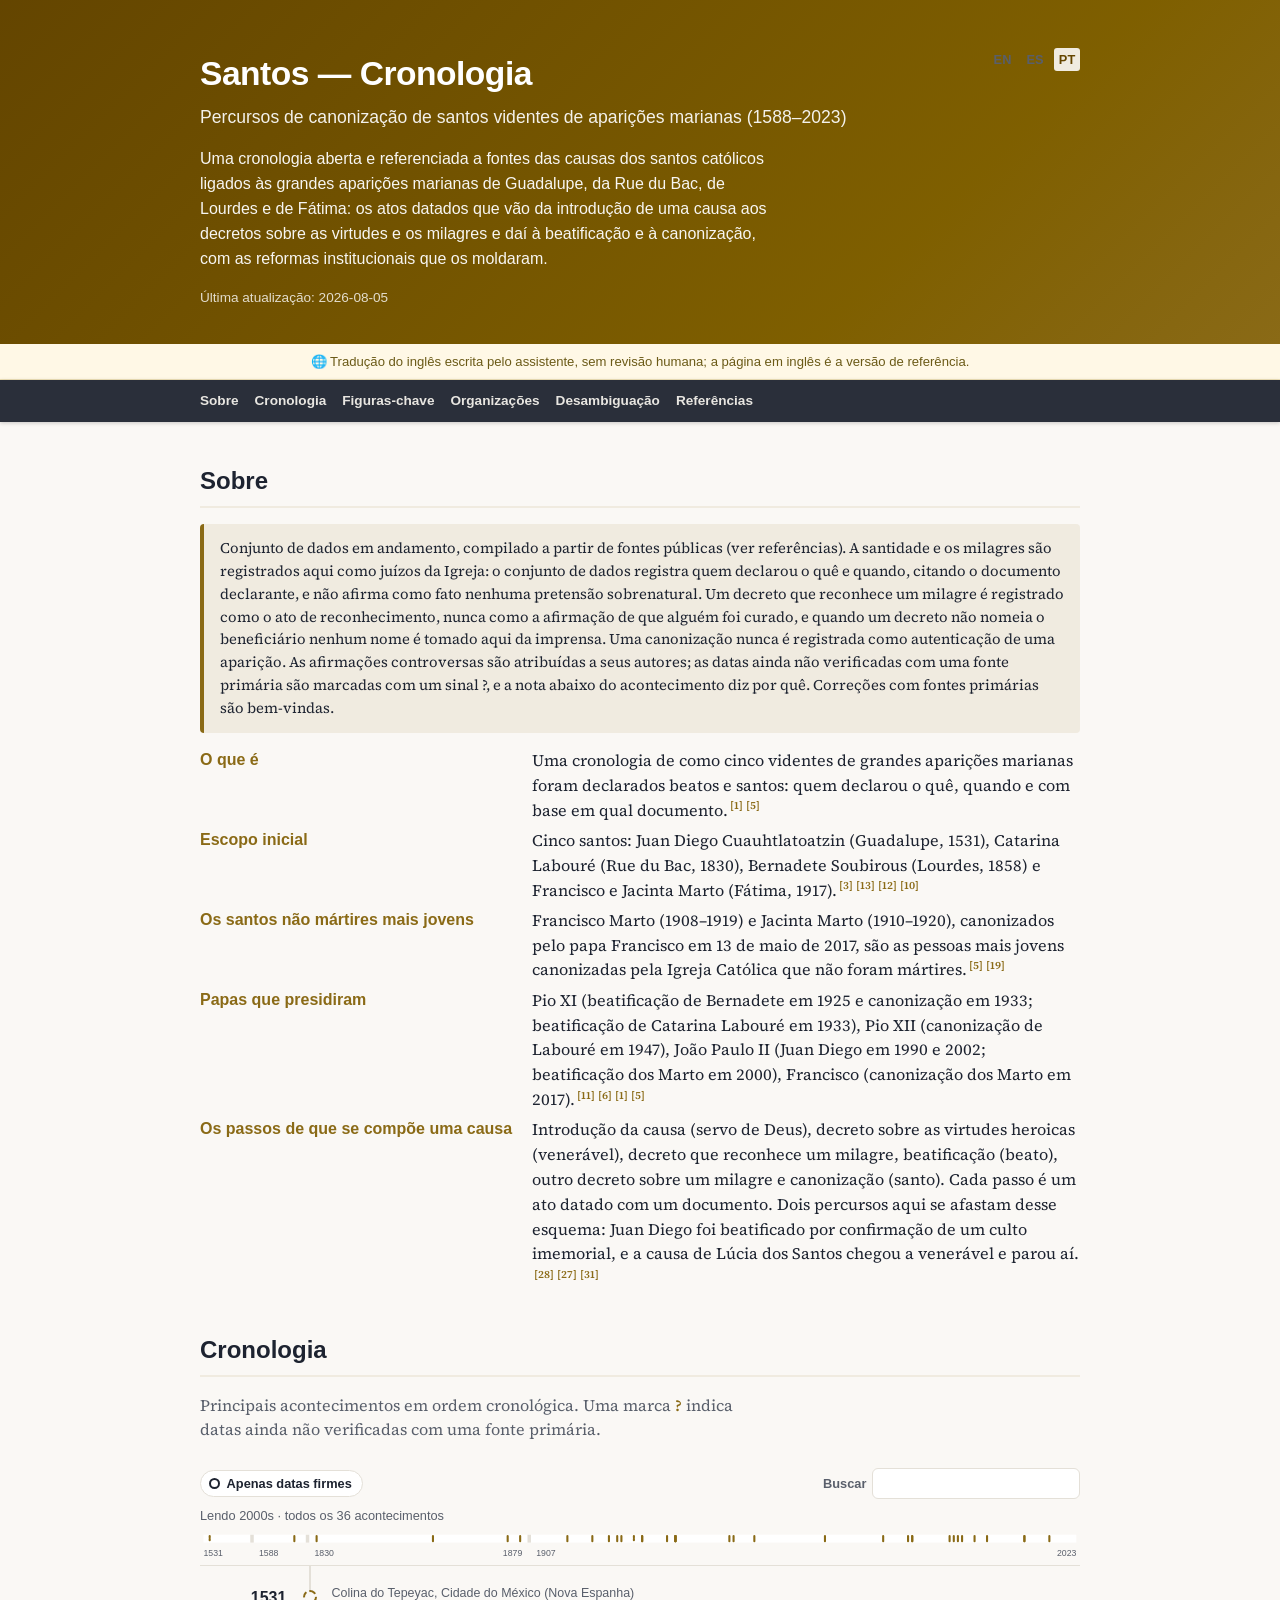
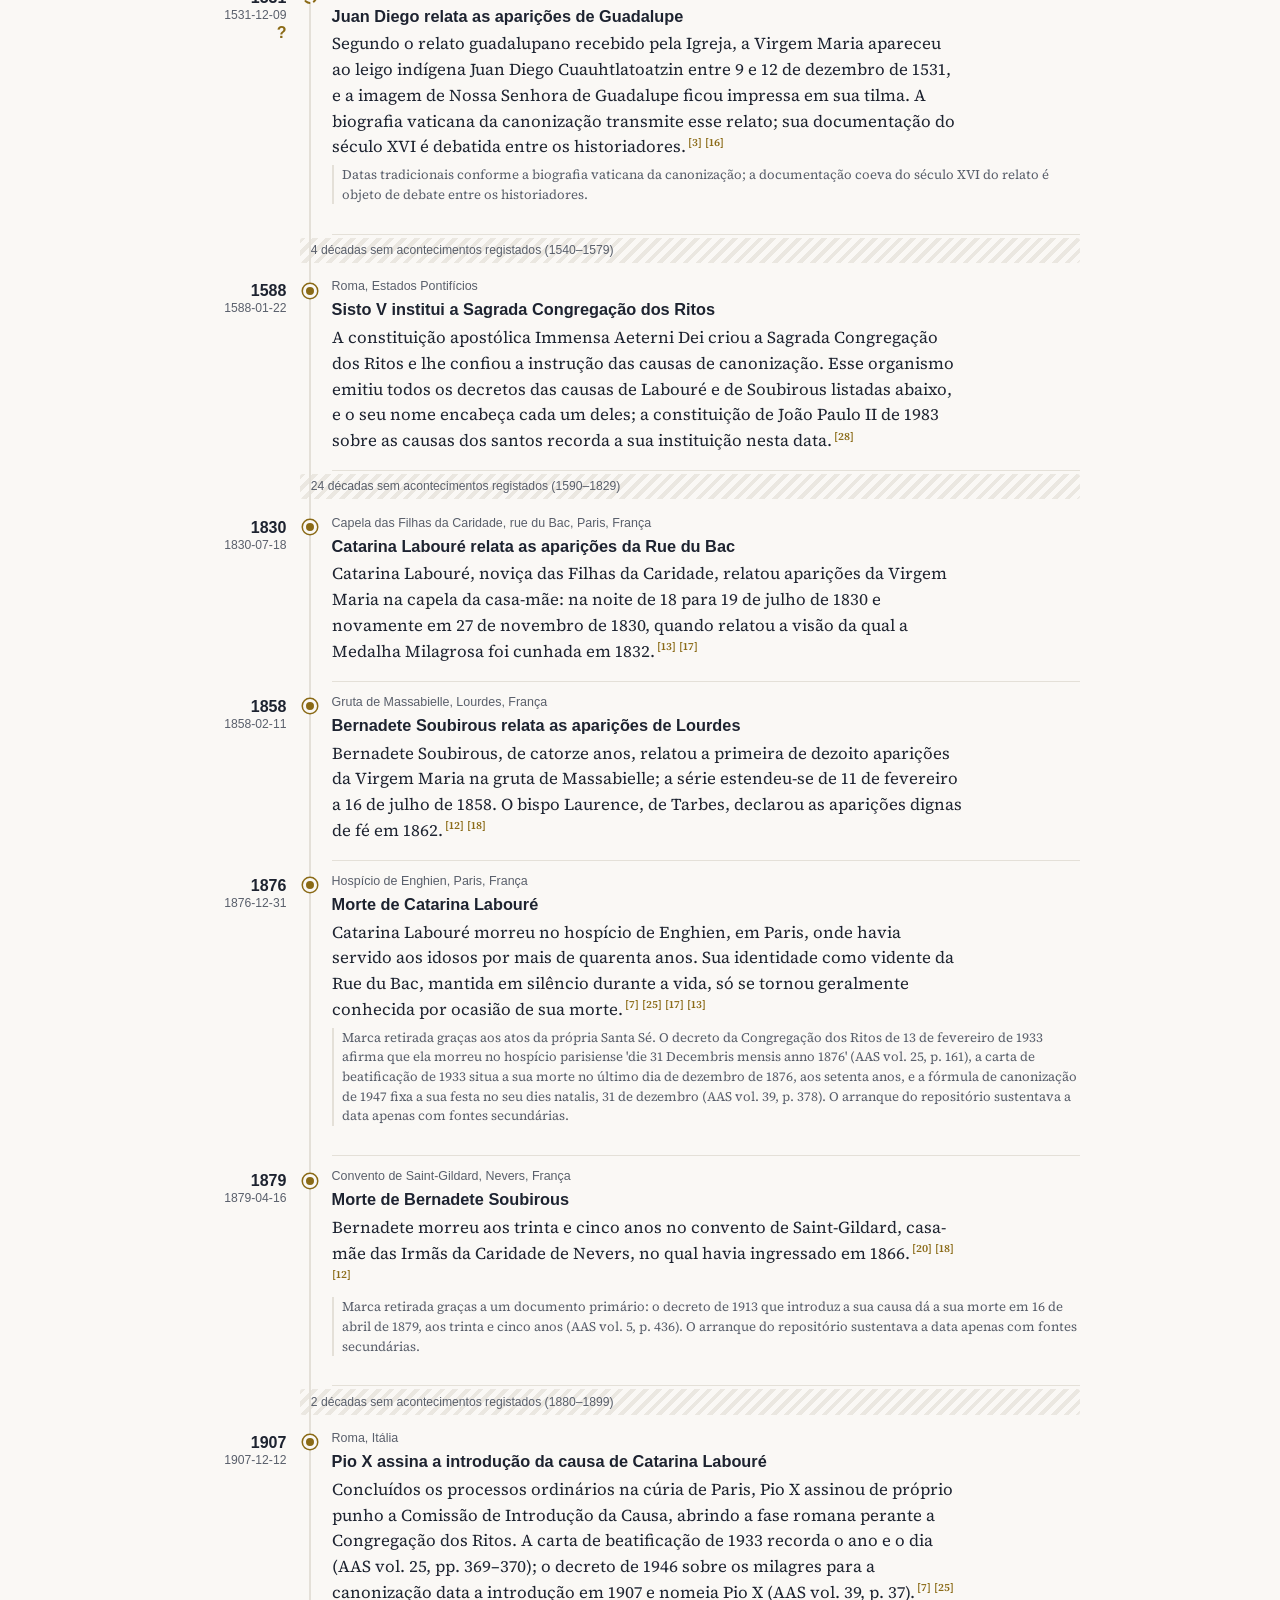
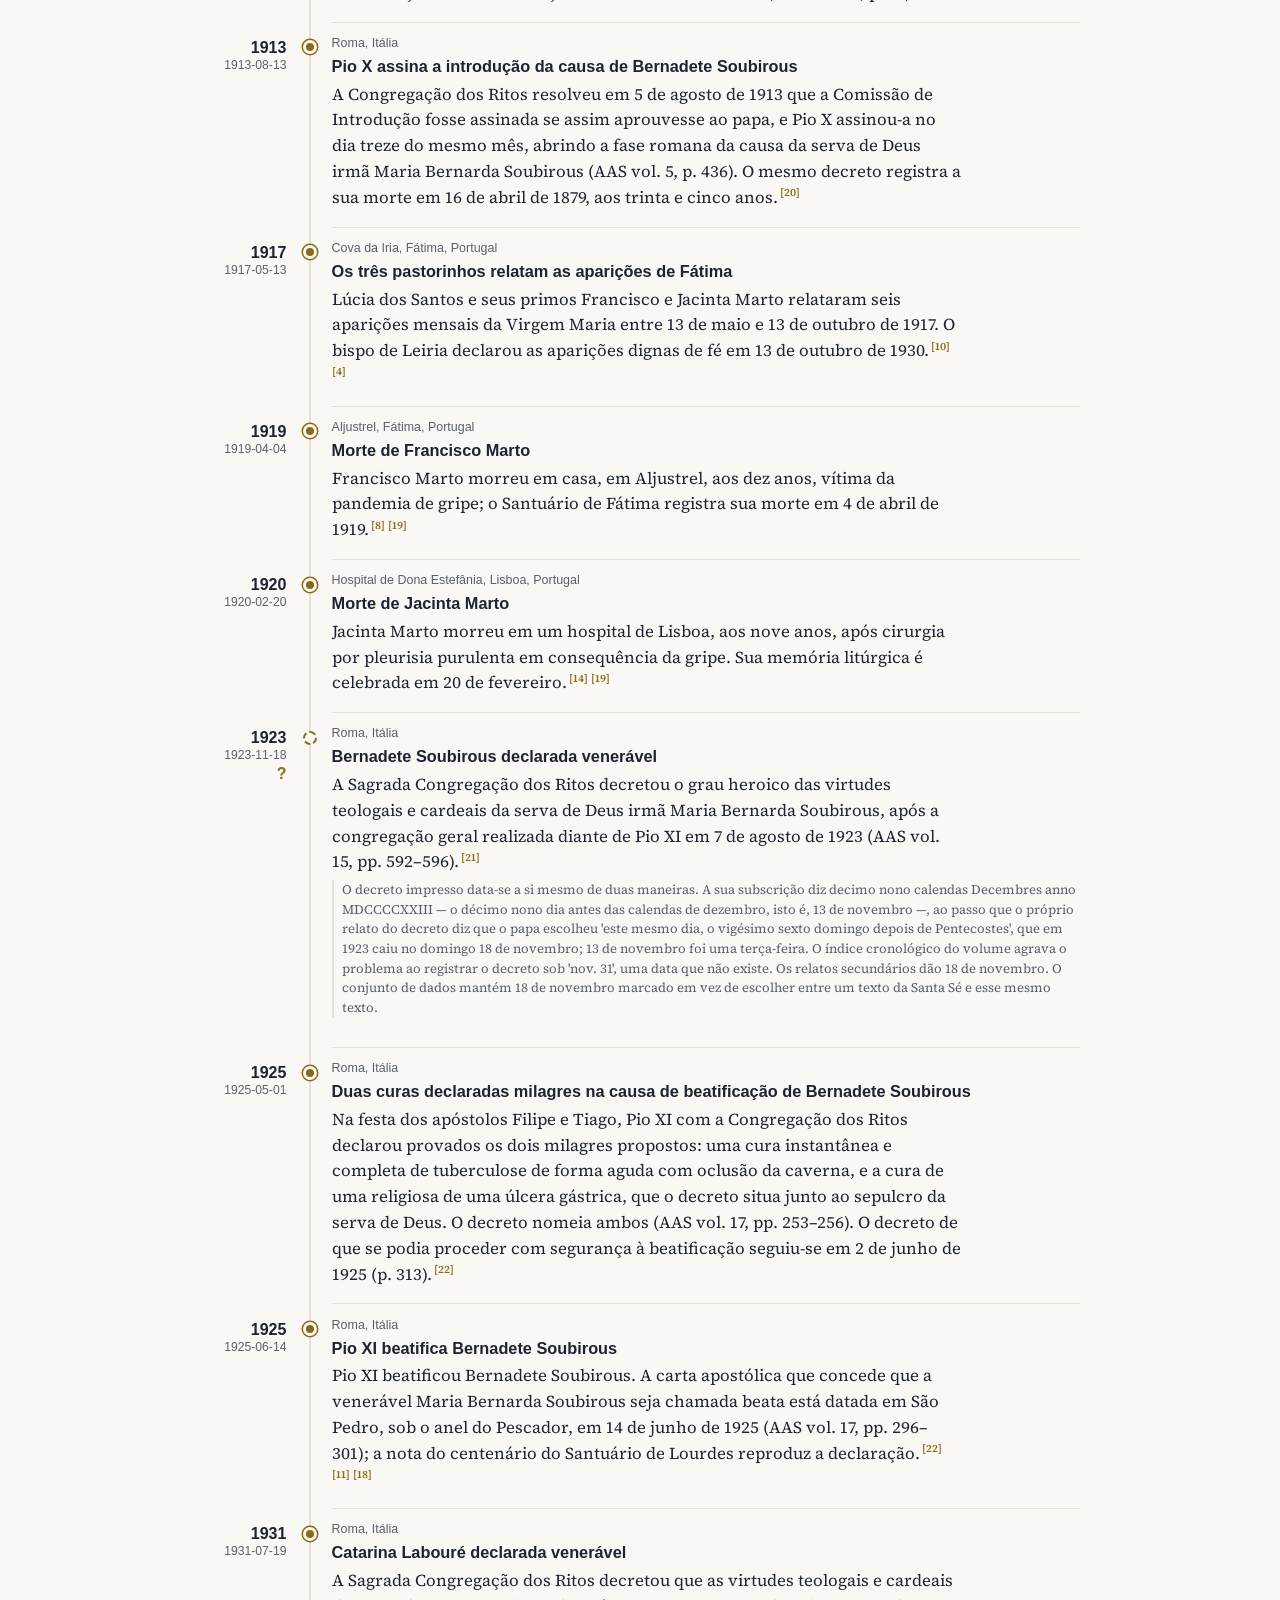
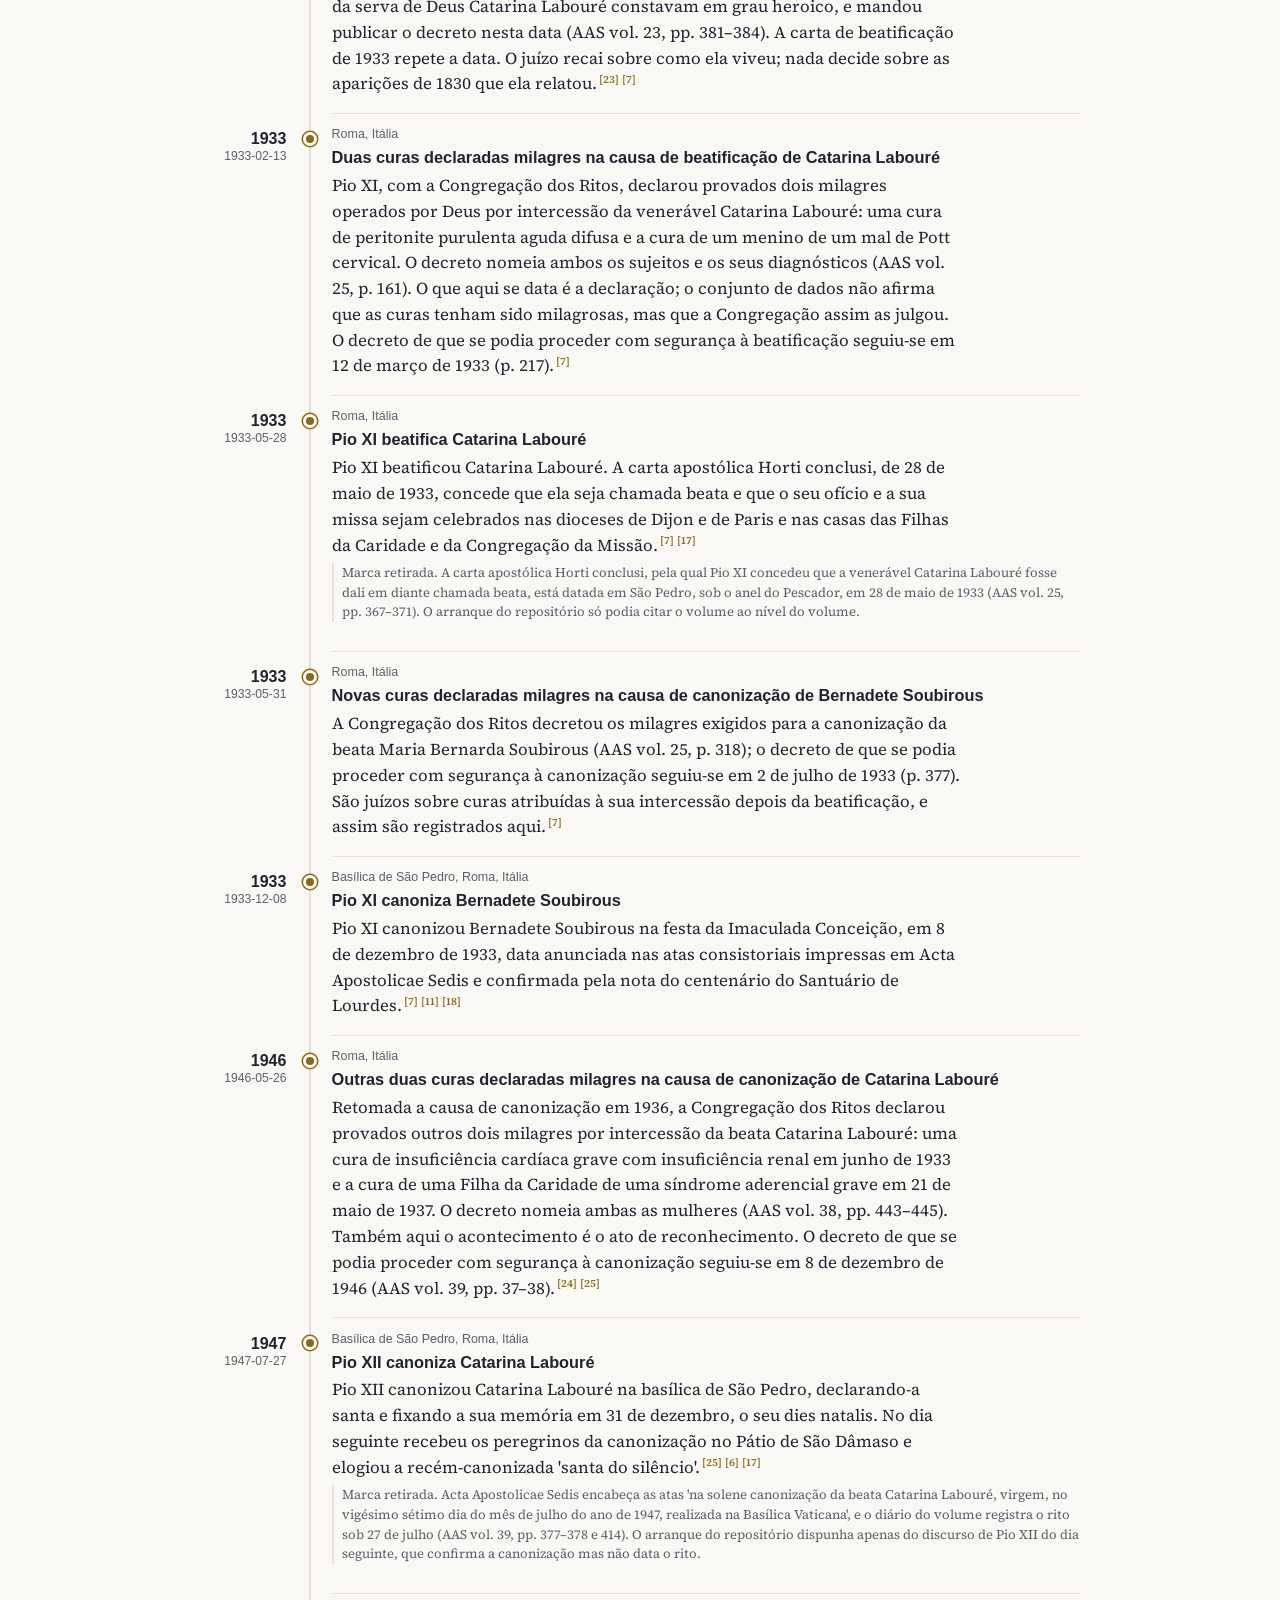
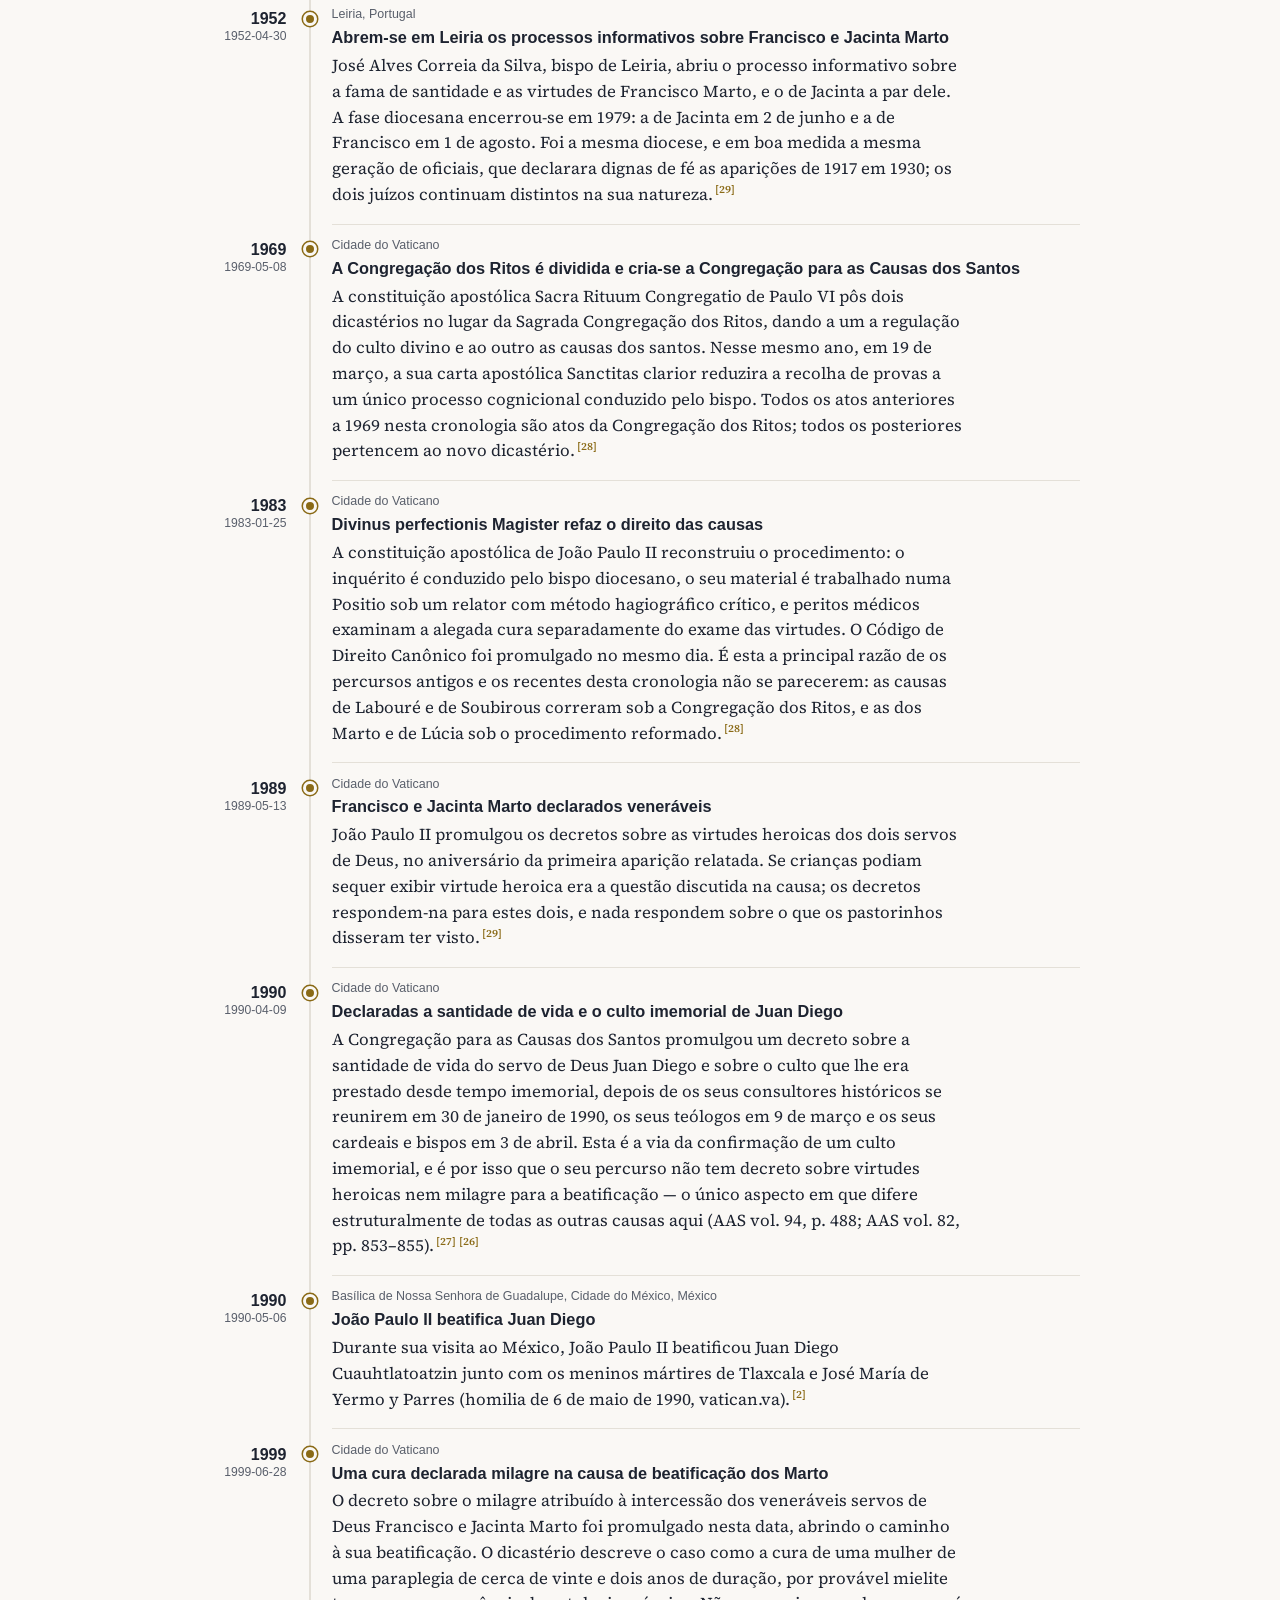
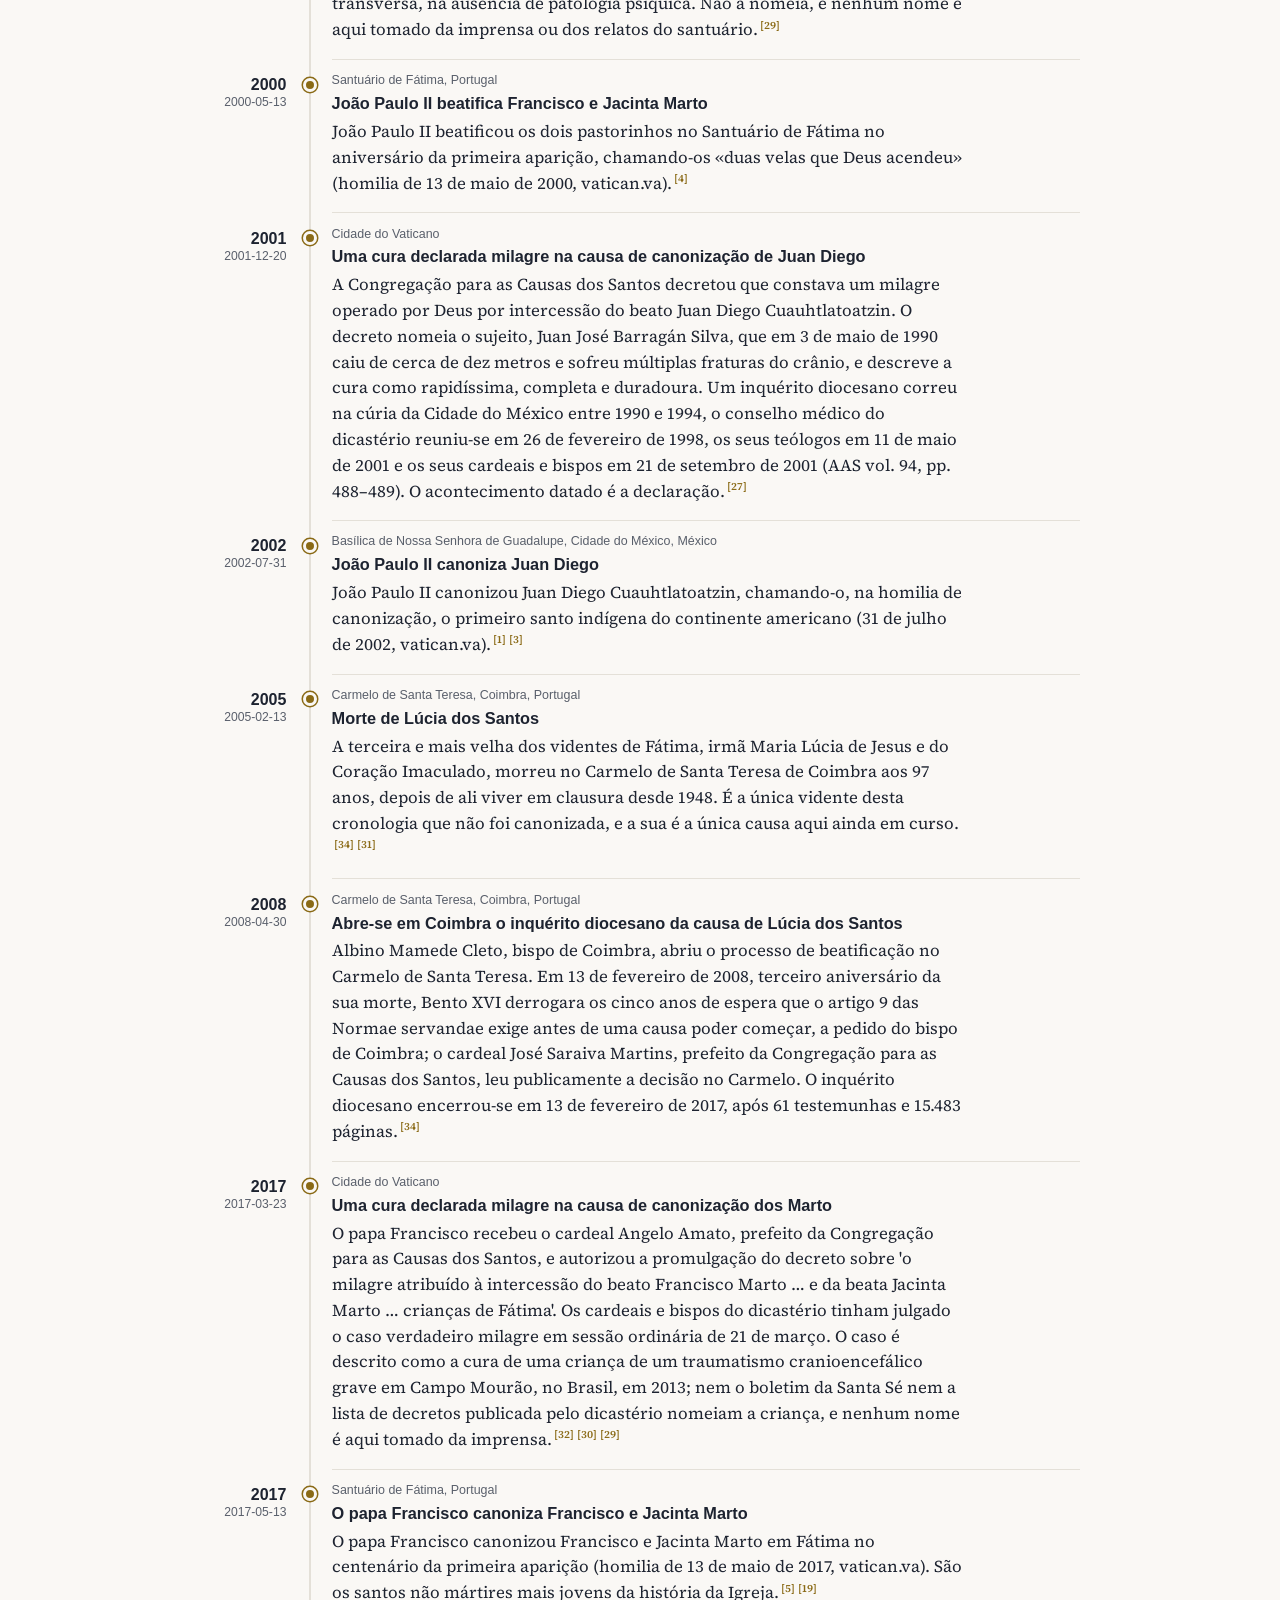
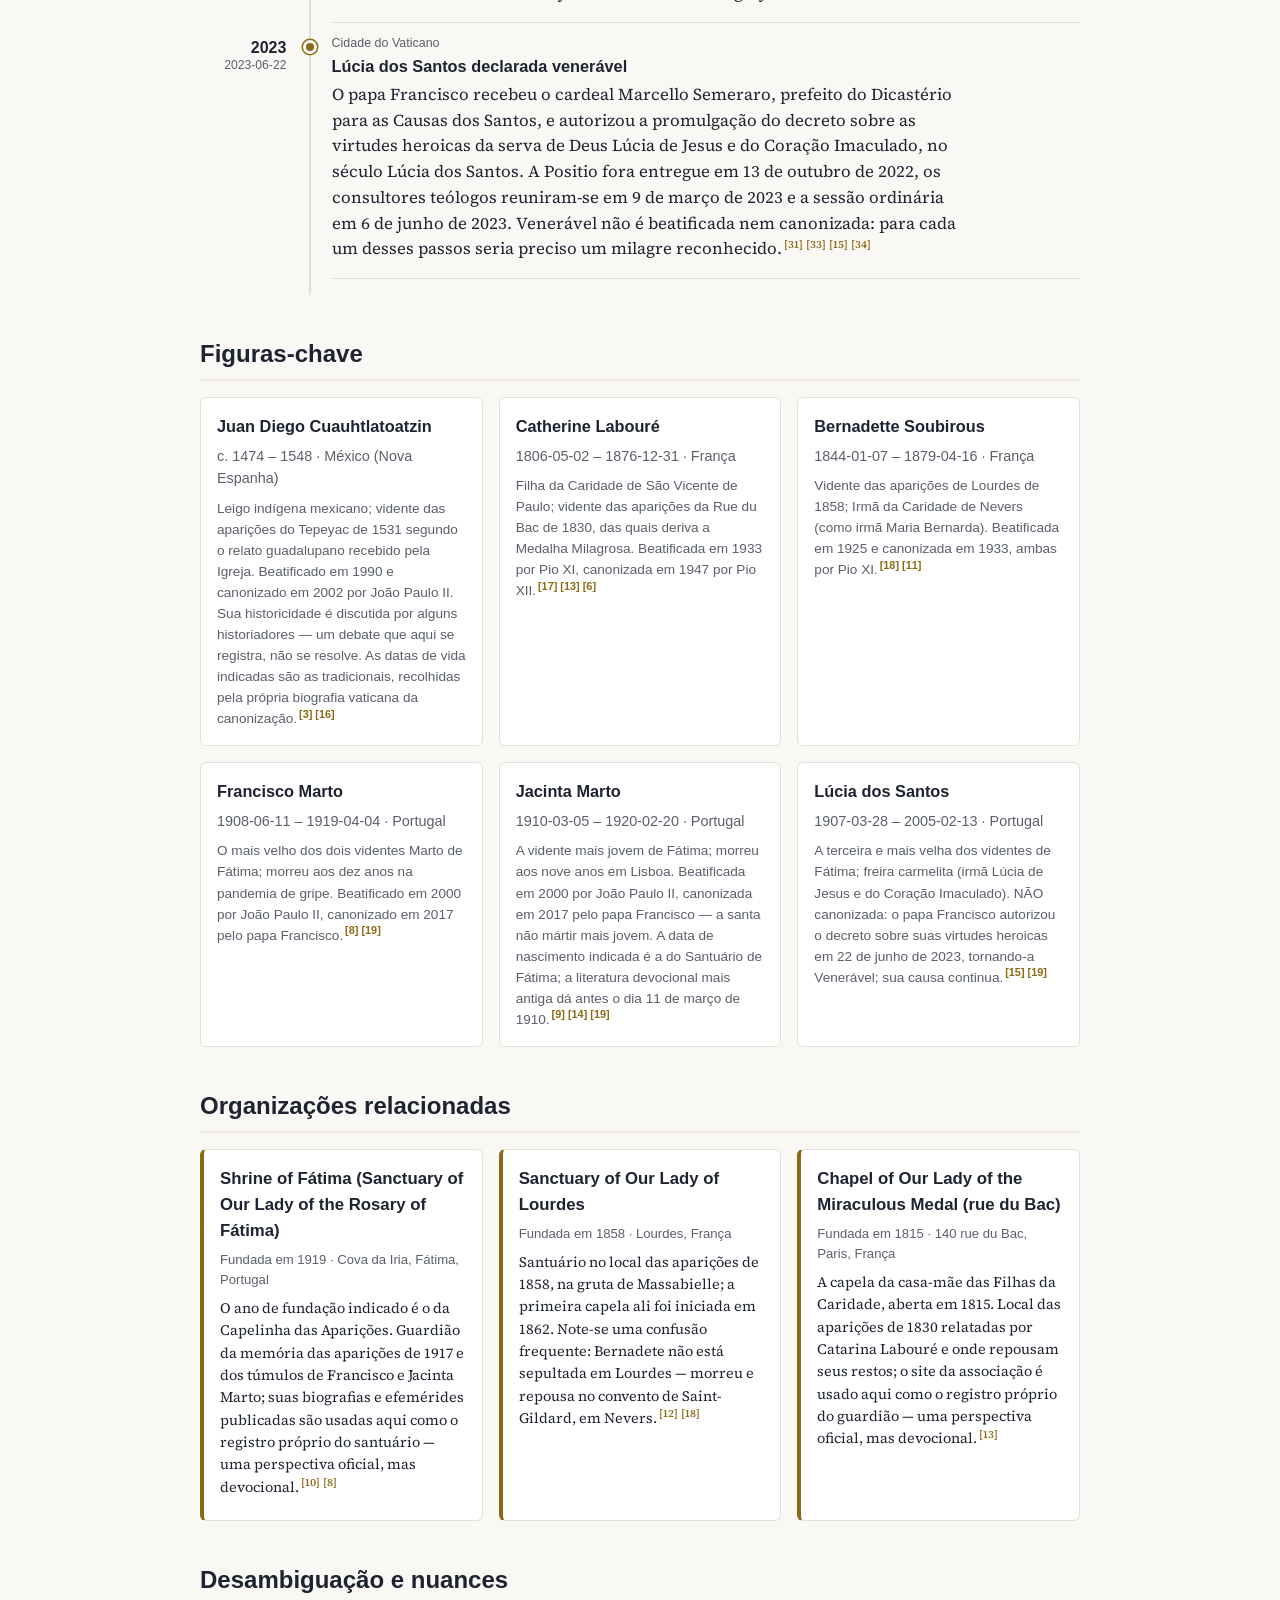
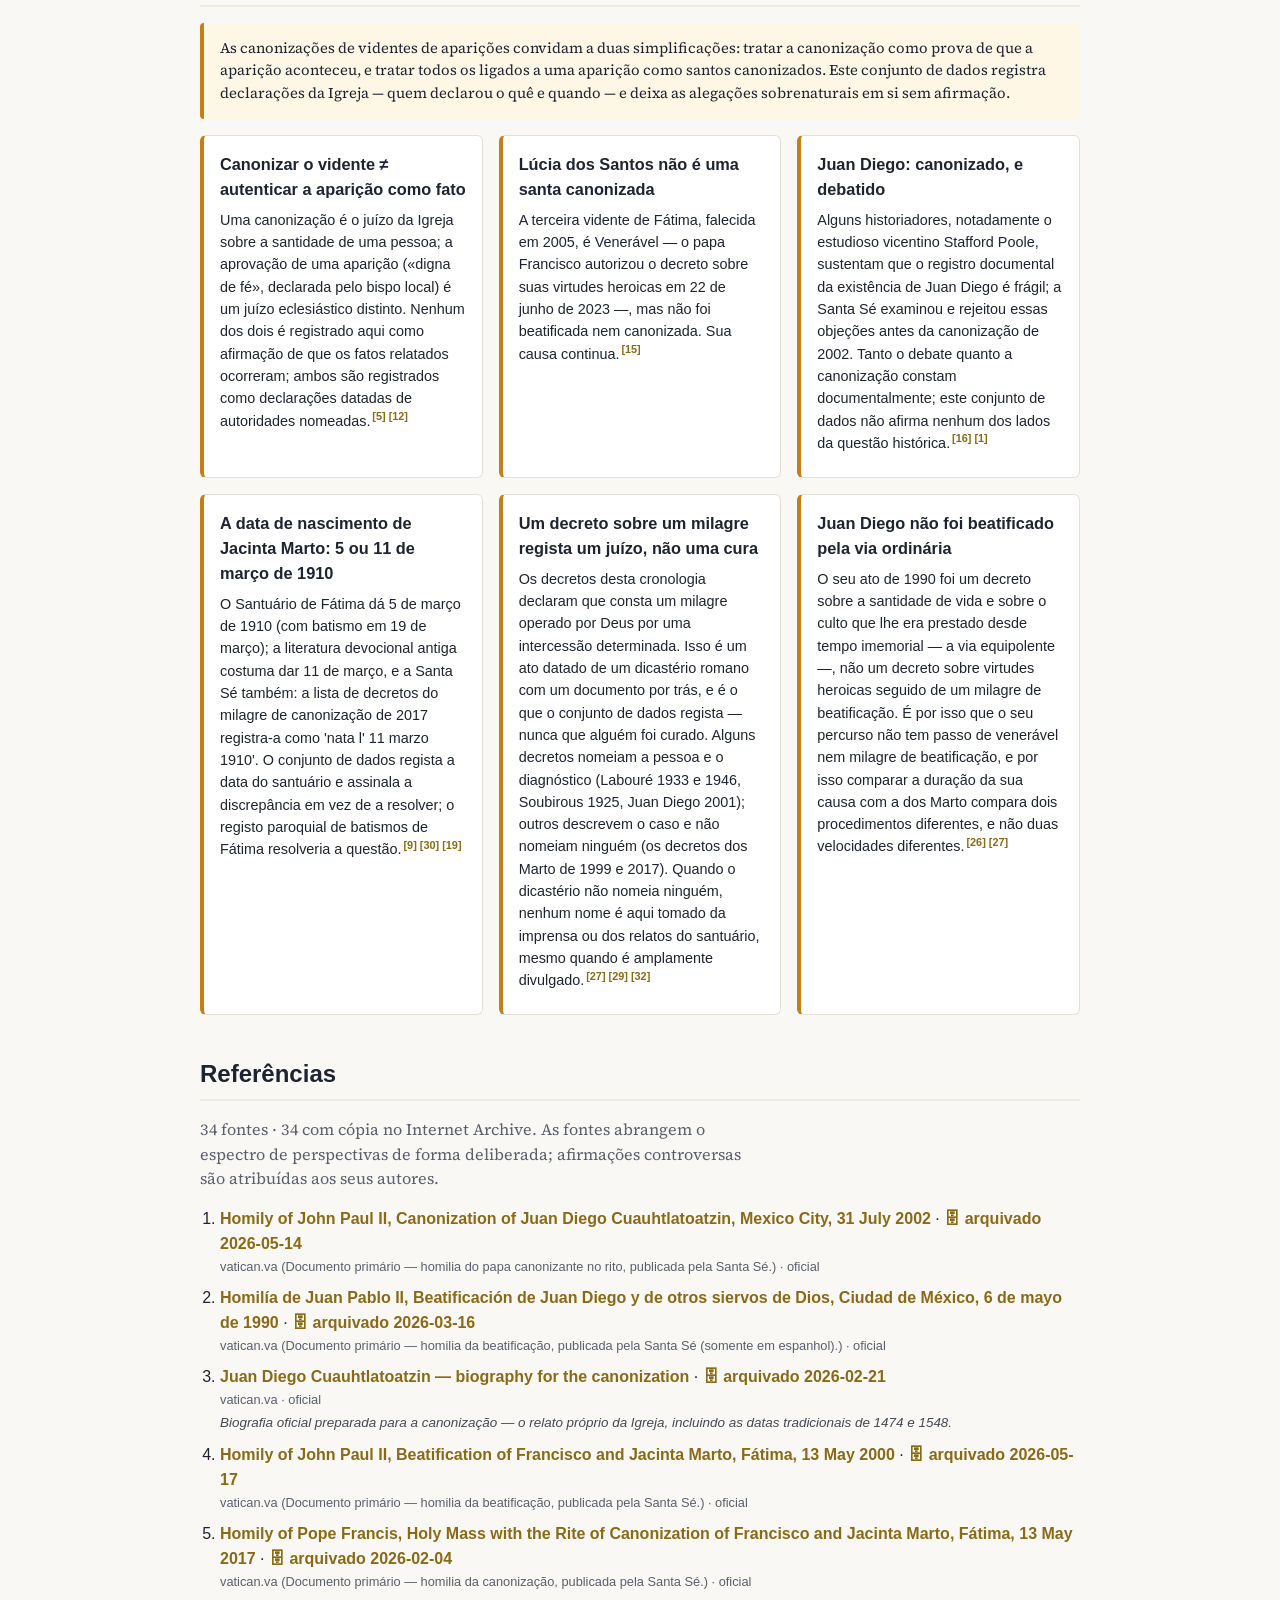
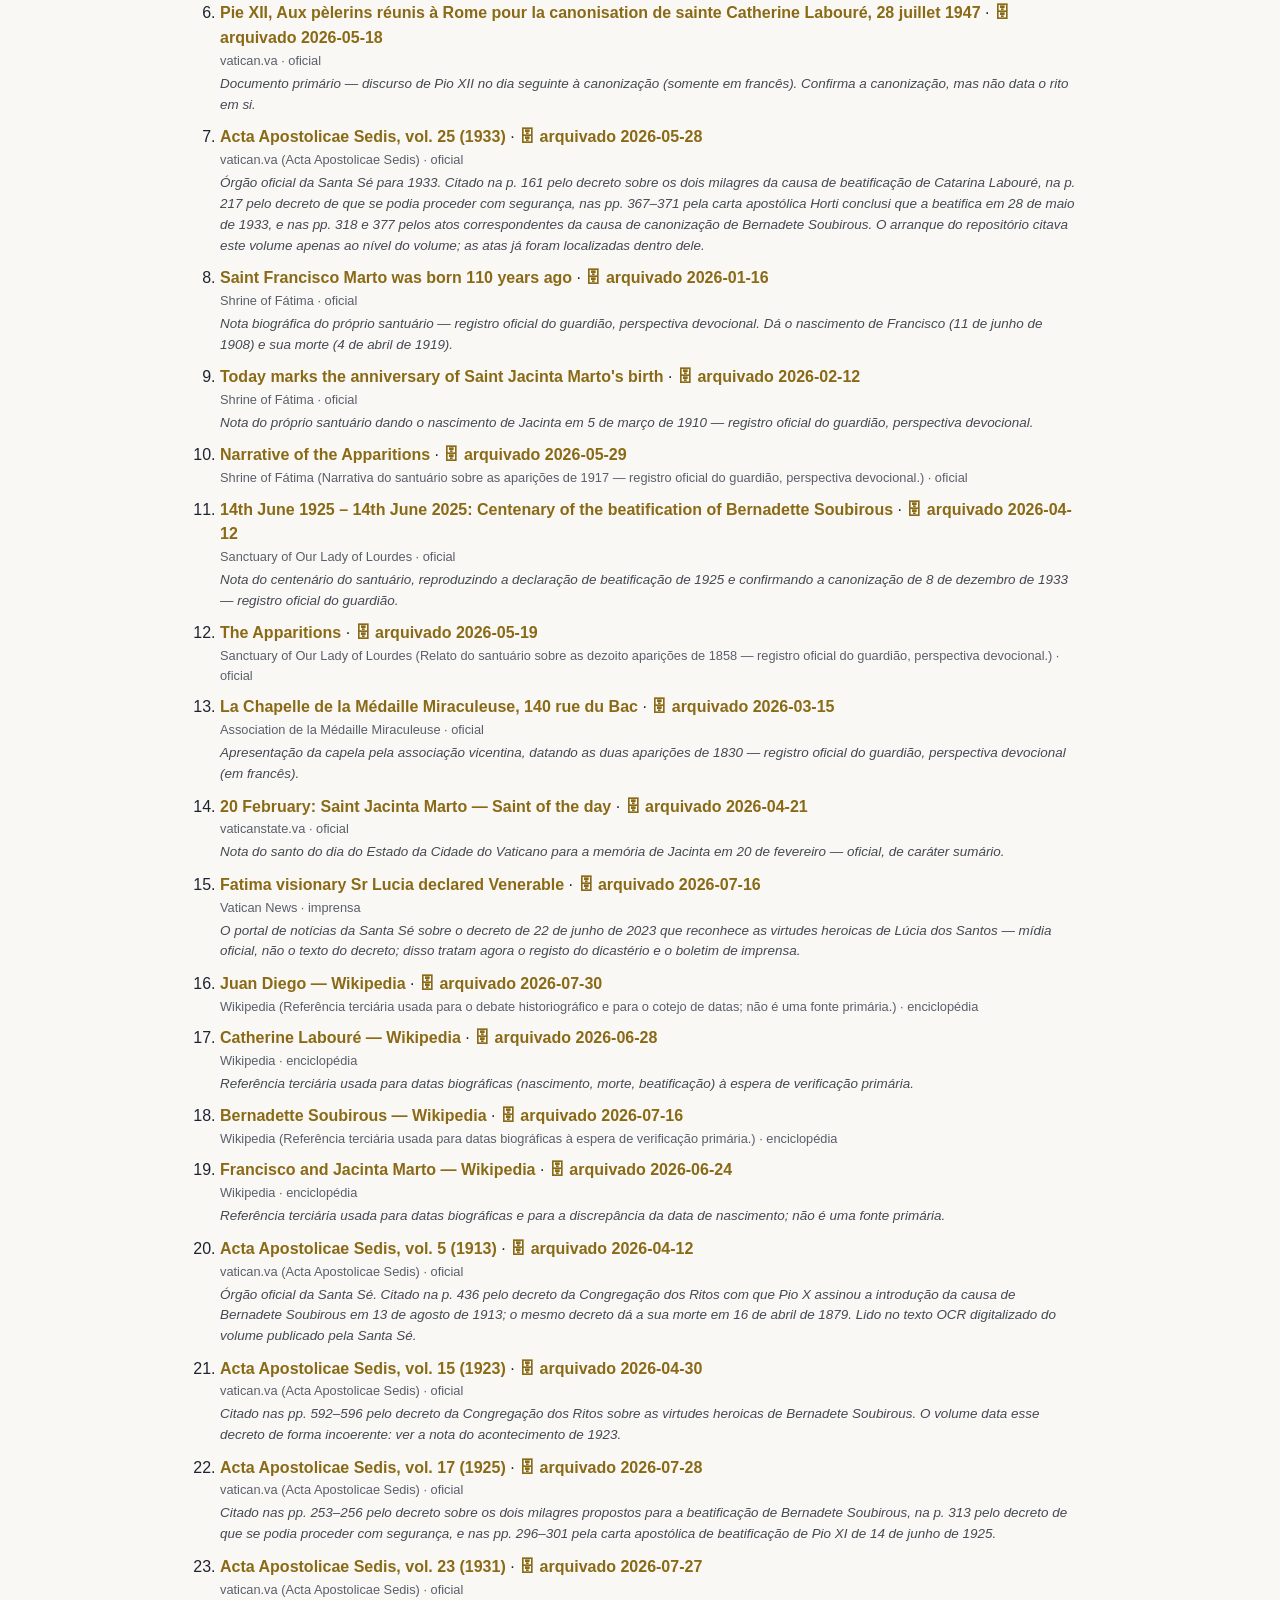
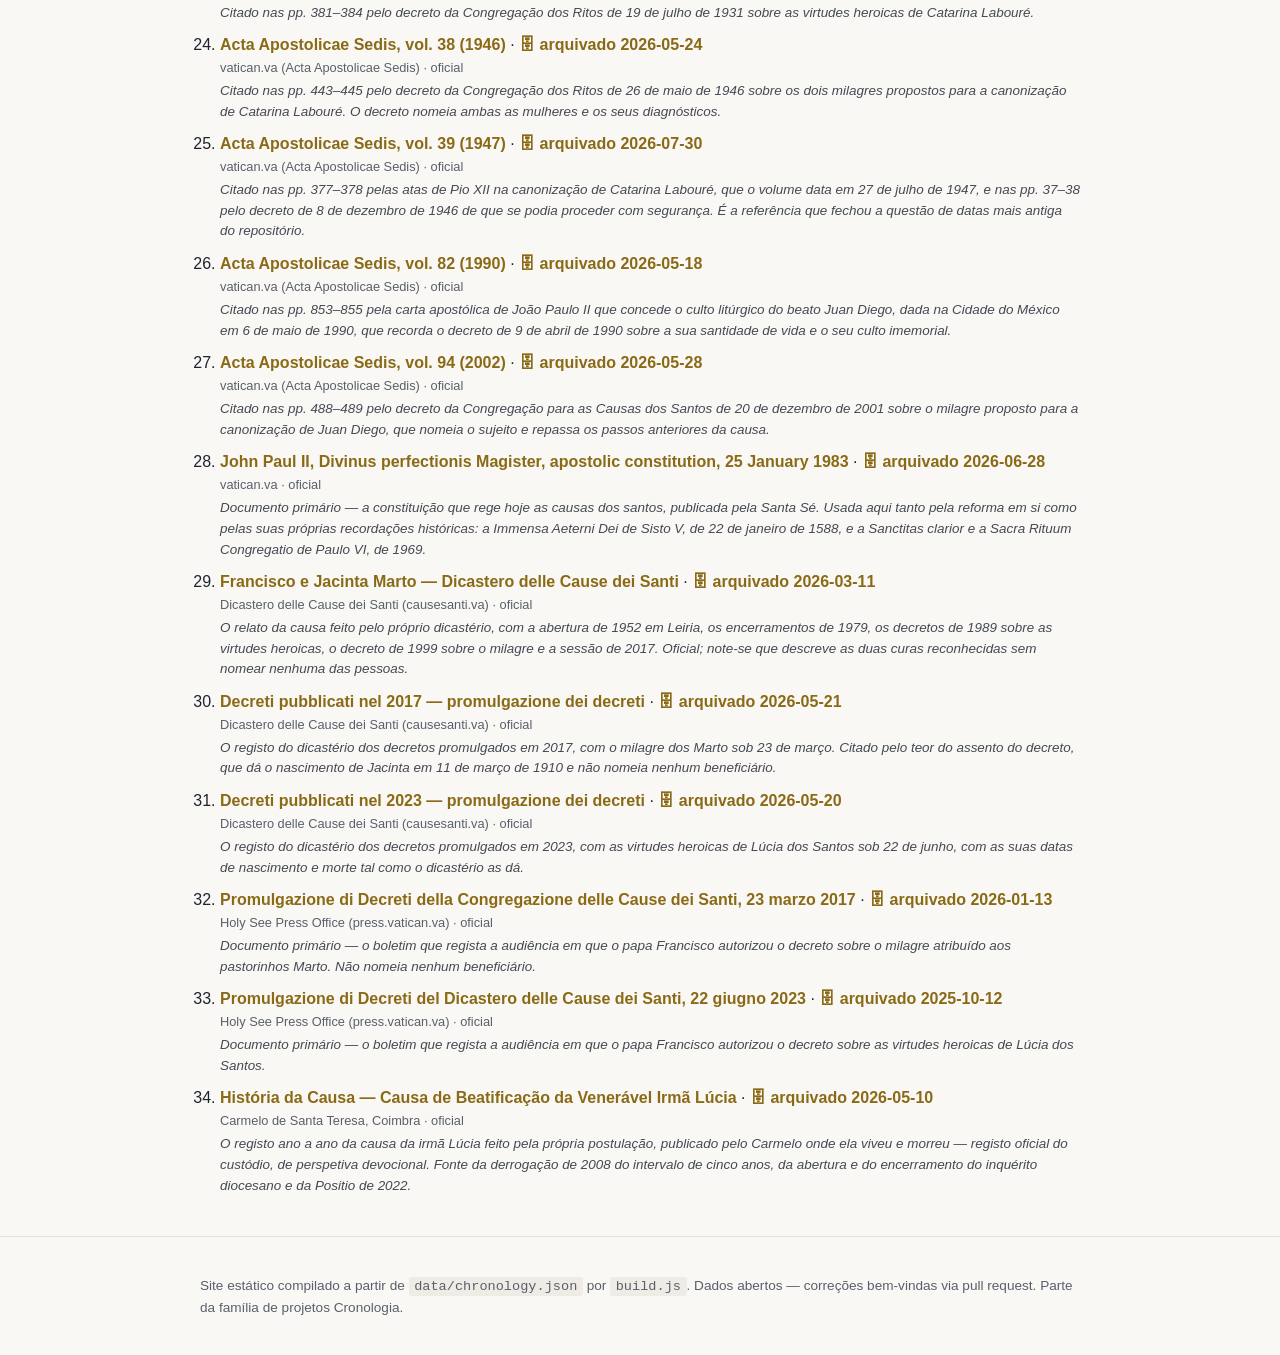
<file: docs/pt/index.html>
<!DOCTYPE html>
<html lang="pt">
<head>
  <meta charset="utf-8">
  <meta name="viewport" content="width=device-width, initial-scale=1">
  <title>Santos — Cronologia</title>
  <meta name="description" content="Uma cronologia aberta e referenciada a fontes das causas dos santos católicos ligados às grandes aparições marianas de Guadalupe, da Rue du Bac, de Lourdes e de Fátima: os atos datados que vão da introdução de uma causa aos decretos sobre as virtudes e os milagres e daí à beatificação e à canonização, com as reformas institucionais que os moldaram.">
  <!-- Google tag (gtag.js) -->
  <script async src="https://www.googletagmanager.com/gtag/js?id=G-R9LV1QZHVE"></script>
  <script>
    window.dataLayer = window.dataLayer || [];
    function gtag(){dataLayer.push(arguments);}
    gtag('js', new Date());
    gtag('config', 'G-R9LV1QZHVE');
  </script>
  <link rel="stylesheet" href="../styles.css">
  <script src="../river.js" defer></script>
  <script src="../cite.js" defer data-label="Referência" data-all="Todas as referências"></script>
  <link rel="canonical" href="https://cronologia.github.io/santos/pt/">
  <link rel="alternate" hreflang="en" href="https://cronologia.github.io/santos/en/">
  <link rel="alternate" hreflang="es" href="https://cronologia.github.io/santos/es/">
  <link rel="alternate" hreflang="pt" href="https://cronologia.github.io/santos/pt/">
  <link rel="alternate" hreflang="x-default" href="https://cronologia.github.io/santos/">
  <meta property="og:type" content="website">
  <meta property="og:site_name" content="Santos — Cronologia">
  <meta property="og:locale" content="pt_BR">
  <meta property="og:title" content="Santos — Cronologia">
  <meta property="og:description" content="Uma cronologia aberta e referenciada a fontes das causas dos santos católicos ligados às grandes aparições marianas de Guadalupe, da Rue du Bac, de Lourdes e de Fátima: os atos datados que vão da introdução de uma causa aos decretos sobre as virtudes e os milagres e daí à beatificação e à canonização, com as reformas institucionais que os moldaram.">
  <meta property="og:url" content="https://cronologia.github.io/santos/pt/">
  <meta name="twitter:card" content="summary">
  <meta name="twitter:title" content="Santos — Cronologia">
  <meta name="twitter:description" content="Uma cronologia aberta e referenciada a fontes das causas dos santos católicos ligados às grandes aparições marianas de Guadalupe, da Rue du Bac, de Lourdes e de Fátima: os atos datados que vão da introdução de uma causa aos decretos sobre as virtudes e os milagres e daí à beatificação e à canonização, com as reformas institucionais que os moldaram.">
  <script type="application/ld+json">
  {
    "@context": "https://schema.org",
    "@type": "WebSite",
    "name": "Santos — Cronologia",
    "description": "Uma cronologia aberta e referenciada a fontes das causas dos santos católicos ligados às grandes aparições marianas de Guadalupe, da Rue du Bac, de Lourdes e de Fátima: os atos datados que vão da introdução de uma causa aos decretos sobre as virtudes e os milagres e daí à beatificação e à canonização, com as reformas institucionais que os moldaram.",
    "url": "https://cronologia.github.io/santos/pt/",
    "inLanguage": "pt"
  }
  </script>
</head>
<body>
  <header class="site-header">
    <div class="wrap">
      <nav class="lang-switch" aria-label="Idioma"><a href="../en/" hreflang="en">EN</a><a href="../es/" hreflang="es">ES</a><span class="lang-current" aria-current="true">PT</span></nav>
      <h1>Santos — Cronologia</h1>
      <p class="subtitle">Percursos de canonização de santos videntes de aparições marianas (1588–2023)</p>
      <p class="lead">Uma cronologia aberta e referenciada a fontes das causas dos santos católicos ligados às grandes aparições marianas de Guadalupe, da Rue du Bac, de Lourdes e de Fátima: os atos datados que vão da introdução de uma causa aos decretos sobre as virtudes e os milagres e daí à beatificação e à canonização, com as reformas institucionais que os moldaram.</p>
      <p class="updated">Última atualização: 2026-08-05</p>
    </div>
  </header>
  <div class="i18n-disclaimer" role="note">🌐 Tradução do inglês escrita pelo assistente, sem revisão humana; a página em inglês é a versão de referência.</div>

  <nav class="site-nav">
    <div class="wrap">
      <a href="#about">Sobre</a>
      <a href="#chronology">Cronologia</a>
      <a href="#figures">Figuras-chave</a>
      <a href="#organizations">Organizações</a>
      <a href="#disambiguation">Desambiguação</a>
      <a href="#references">Referências</a>
    </div>
  </nav>

  <main class="wrap">
    <section id="about">
      <h2>Sobre</h2>
      <p class="notice">Conjunto de dados em andamento, compilado a partir de fontes públicas (ver referências). A santidade e os milagres são registrados aqui como juízos da Igreja: o conjunto de dados registra quem declarou o quê e quando, citando o documento declarante, e não afirma como fato nenhuma pretensão sobrenatural. Um decreto que reconhece um milagre é registrado como o ato de reconhecimento, nunca como a afirmação de que alguém foi curado, e quando um decreto não nomeia o beneficiário nenhum nome é tomado aqui da imprensa. Uma canonização nunca é registrada como autenticação de uma aparição. As afirmações controversas são atribuídas a seus autores; as datas ainda não verificadas com uma fonte primária são marcadas com um sinal ?, e a nota abaixo do acontecimento diz por quê. Correções com fontes primárias são bem-vindas.</p>
      <dl class="facts">
        <dt>O que é</dt>
        <dd>Uma cronologia de como cinco videntes de grandes aparições marianas foram declarados beatos e santos: quem declarou o quê, quando e com base em qual documento.<sup class="cite"><a href="#ref-1" title="Reference 1">[1]</a> <a href="#ref-5" title="Reference 5">[5]</a></sup></dd>
        <dt>Escopo inicial</dt>
        <dd>Cinco santos: Juan Diego Cuauhtlatoatzin (Guadalupe, 1531), Catarina Labouré (Rue du Bac, 1830), Bernadete Soubirous (Lourdes, 1858) e Francisco e Jacinta Marto (Fátima, 1917).<sup class="cite"><a href="#ref-3" title="Reference 3">[3]</a> <a href="#ref-13" title="Reference 13">[13]</a> <a href="#ref-12" title="Reference 12">[12]</a> <a href="#ref-10" title="Reference 10">[10]</a></sup></dd>
        <dt>Os santos não mártires mais jovens</dt>
        <dd>Francisco Marto (1908–1919) e Jacinta Marto (1910–1920), canonizados pelo papa Francisco em 13 de maio de 2017, são as pessoas mais jovens canonizadas pela Igreja Católica que não foram mártires.<sup class="cite"><a href="#ref-5" title="Reference 5">[5]</a> <a href="#ref-19" title="Reference 19">[19]</a></sup></dd>
        <dt>Papas que presidiram</dt>
        <dd>Pio XI (beatificação de Bernadete em 1925 e canonização em 1933; beatificação de Catarina Labouré em 1933), Pio XII (canonização de Labouré em 1947), João Paulo II (Juan Diego em 1990 e 2002; beatificação dos Marto em 2000), Francisco (canonização dos Marto em 2017).<sup class="cite"><a href="#ref-11" title="Reference 11">[11]</a> <a href="#ref-6" title="Reference 6">[6]</a> <a href="#ref-1" title="Reference 1">[1]</a> <a href="#ref-5" title="Reference 5">[5]</a></sup></dd>
        <dt>Os passos de que se compõe uma causa</dt>
        <dd>Introdução da causa (servo de Deus), decreto sobre as virtudes heroicas (venerável), decreto que reconhece um milagre, beatificação (beato), outro decreto sobre um milagre e canonização (santo). Cada passo é um ato datado com um documento. Dois percursos aqui se afastam desse esquema: Juan Diego foi beatificado por confirmação de um culto imemorial, e a causa de Lúcia dos Santos chegou a venerável e parou aí.<sup class="cite"><a href="#ref-28" title="Reference 28">[28]</a> <a href="#ref-27" title="Reference 27">[27]</a> <a href="#ref-31" title="Reference 31">[31]</a></sup></dd>
      </dl>
    </section>

    <section id="chronology" class="river">
      <h2>Cronologia</h2>
      <p class="section-intro">Principais acontecimentos em ordem cronológica. Uma marca <span class="flag">?</span> indica
      datas ainda não verificadas com uma fonte primária.</p>
      <div class="rv-bar">
        <div class="rv-controls" role="group" aria-label="Filtrar a cronologia" hidden>
          <label class="rv-chip rv-firm"><input type="checkbox" data-firm><span class="rv-sw"></span>Apenas datas firmes</label>
          <label class="rv-find">Buscar <input type="search" autocomplete="off"></label>
          <p class="rv-status" aria-live="polite" data-all="todos os {n} acontecimentos" data-some="{n} de {total} acontecimentos exibidos" data-reading="Lendo"></p>
        </div>
        <svg class="rv-ribbon" viewBox="-4 0 1008 29" preserveAspectRatio="xMinYMid meet" role="img" aria-label="Visão geral dos 36 acontecimentos; as grandes lacunas do registro aparecem como cortes">
          <rect class="rv-row" x="0" y="2" width="1000" height="9"/><rect class="rv-brk" x="53.6" y="2" width="4" height="9"><title>4 décadas sem acontecimentos registados (1540–1579)</title></rect><rect class="rv-brk" x="117.2" y="2" width="4" height="9"><title>24 décadas sem acontecimentos registados (1590–1829)</title></rect><rect class="rv-brk" x="371.2" y="2" width="4" height="9"><title>2 décadas sem acontecimentos registados (1880–1899)</title></rect>
          <line class="rv-tick rv-l0 rv-u" data-i="0" x1="7.1" x2="7.1" y1="3.5" y2="9.5"/><line class="rv-tick rv-l0" data-i="1" x1="104.1" x2="104.1" y1="3.5" y2="9.5"/><line class="rv-tick rv-l0" data-i="2" x1="129.6" x2="129.6" y1="3.5" y2="9.5"/><line class="rv-tick rv-l0" data-i="3" x1="262.9" x2="262.9" y1="3.5" y2="9.5"/><line class="rv-tick rv-l0" data-i="4" x1="348.5" x2="348.5" y1="3.5" y2="9.5"/><line class="rv-tick rv-l0" data-i="5" x1="362.8" x2="362.8" y1="3.5" y2="9.5"/><line class="rv-tick rv-l0" data-i="6" x1="416.9" x2="416.9" y1="3.5" y2="9.5"/><line class="rv-tick rv-l0" data-i="7" x1="445.5" x2="445.5" y1="3.5" y2="9.5"/><line class="rv-tick rv-l0" data-i="8" x1="464.5" x2="464.5" y1="3.5" y2="9.5"/><line class="rv-tick rv-l0" data-i="9" x1="474" x2="474" y1="3.5" y2="9.5"/><line class="rv-tick rv-l0" data-i="10" x1="478.8" x2="478.8" y1="3.5" y2="9.5"/><line class="rv-tick rv-l0 rv-u" data-i="11" x1="493.1" x2="493.1" y1="3.5" y2="9.5"/><line class="rv-tick rv-l0" data-i="12" x1="502.6" x2="502.6" y1="3.5" y2="9.5"/><line class="rv-tick rv-l0" data-i="13" x1="502.6" x2="502.6" y1="3.5" y2="9.5"/><line class="rv-tick rv-l0" data-i="14" x1="531.1" x2="531.1" y1="3.5" y2="9.5"/><line class="rv-tick rv-l0" data-i="15" x1="540.7" x2="540.7" y1="3.5" y2="9.5"/><line class="rv-tick rv-l0" data-i="16" x1="540.7" x2="540.7" y1="3.5" y2="9.5"/><line class="rv-tick rv-l0" data-i="17" x1="540.7" x2="540.7" y1="3.5" y2="9.5"/><line class="rv-tick rv-l0" data-i="18" x1="540.7" x2="540.7" y1="3.5" y2="9.5"/><line class="rv-tick rv-l0" data-i="19" x1="602.5" x2="602.5" y1="3.5" y2="9.5"/><line class="rv-tick rv-l0" data-i="20" x1="607.3" x2="607.3" y1="3.5" y2="9.5"/><line class="rv-tick rv-l0" data-i="21" x1="631.1" x2="631.1" y1="3.5" y2="9.5"/><line class="rv-tick rv-l0" data-i="22" x1="712" x2="712" y1="3.5" y2="9.5"/><line class="rv-tick rv-l0" data-i="23" x1="778.7" x2="778.7" y1="3.5" y2="9.5"/><line class="rv-tick rv-l0" data-i="24" x1="807.2" x2="807.2" y1="3.5" y2="9.5"/><line class="rv-tick rv-l0" data-i="25" x1="812" x2="812" y1="3.5" y2="9.5"/><line class="rv-tick rv-l0" data-i="26" x1="812" x2="812" y1="3.5" y2="9.5"/><line class="rv-tick rv-l0" data-i="27" x1="854.8" x2="854.8" y1="3.5" y2="9.5"/><line class="rv-tick rv-l0" data-i="28" x1="859.6" x2="859.6" y1="3.5" y2="9.5"/><line class="rv-tick rv-l0" data-i="29" x1="864.3" x2="864.3" y1="3.5" y2="9.5"/><line class="rv-tick rv-l0" data-i="30" x1="869.1" x2="869.1" y1="3.5" y2="9.5"/><line class="rv-tick rv-l0" data-i="31" x1="883.4" x2="883.4" y1="3.5" y2="9.5"/><line class="rv-tick rv-l0" data-i="32" x1="897.7" x2="897.7" y1="3.5" y2="9.5"/><line class="rv-tick rv-l0" data-i="33" x1="940.5" x2="940.5" y1="3.5" y2="9.5"/><line class="rv-tick rv-l0" data-i="34" x1="940.5" x2="940.5" y1="3.5" y2="9.5"/><line class="rv-tick rv-l0" data-i="35" x1="969.1" x2="969.1" y1="3.5" y2="9.5"/>
          <text class="rv-axis" x="0" y="26" text-anchor="start">1531</text><text class="rv-axis" x="63.6" y="26" text-anchor="start">1588</text><text class="rv-axis" x="127.2" y="26" text-anchor="start">1830</text><text class="rv-axis" x="365.2" y="26" text-anchor="end">1879</text><text class="rv-axis" x="381.2" y="26" text-anchor="start">1907</text><text class="rv-axis" x="1000" y="26" text-anchor="end">2023</text><rect class="rv-win" x="0" y="0" width="0" height="13"/>
        </svg>
      </div>
      <ol class="rv-list" style="--lanes:1">
        <li class="rv-e rv-u" id="decade-1530" data-i="0" data-lanes="" data-decade="1530s">
          <div class="rv-year">1531<small>1531-12-09</small> <span class="flag" title="Data ainda não verificada com uma fonte primária">?</span></div>
          <div class="rv-node" aria-hidden="true"><i class="rv-l0" style="--k:0"></i></div>
          <div class="rv-card">
            <p class="rv-kick"><span>Colina do Tepeyac, Cidade do México (Nova Espanha)</span></p>
            <h3>Juan Diego relata as aparições de Guadalupe</h3>
            <p class="rv-text">Segundo o relato guadalupano recebido pela Igreja, a Virgem Maria apareceu ao leigo indígena Juan Diego Cuauhtlatoatzin entre 9 e 12 de dezembro de 1531, e a imagem de Nossa Senhora de Guadalupe ficou impressa em sua tilma. A biografia vaticana da canonização transmite esse relato; sua documentação do século XVI é debatida entre os historiadores.<sup class="cite"><a href="#ref-3" title="Reference 3">[3]</a> <a href="#ref-16" title="Reference 16">[16]</a></sup></p>
            <p class="date-note">Datas tradicionais conforme a biografia vaticana da canonização; a documentação coeva do século XVI do relato é objeto de debate entre os historiadores.</p>
          </div>
        </li>
        <li class="rv-gap"><span>4 décadas sem acontecimentos registados (1540–1579)</span></li>
        <li class="rv-e" id="decade-1580" data-i="1" data-lanes="" data-decade="1580s">
          <div class="rv-year">1588<small>1588-01-22</small></div>
          <div class="rv-node" aria-hidden="true"><i class="rv-l0" style="--k:0"></i></div>
          <div class="rv-card">
            <p class="rv-kick"><span>Roma, Estados Pontifícios</span></p>
            <h3>Sisto V institui a Sagrada Congregação dos Ritos</h3>
            <p class="rv-text">A constituição apostólica Immensa Aeterni Dei criou a Sagrada Congregação dos Ritos e lhe confiou a instrução das causas de canonização. Esse organismo emitiu todos os decretos das causas de Labouré e de Soubirous listadas abaixo, e o seu nome encabeça cada um deles; a constituição de João Paulo II de 1983 sobre as causas dos santos recorda a sua instituição nesta data.<sup class="cite"><a href="#ref-28" title="Reference 28">[28]</a></sup></p>
          </div>
        </li>
        <li class="rv-gap"><span>24 décadas sem acontecimentos registados (1590–1829)</span></li>
        <li class="rv-e" id="decade-1830" data-i="2" data-lanes="" data-decade="1830s">
          <div class="rv-year">1830<small>1830-07-18</small></div>
          <div class="rv-node" aria-hidden="true"><i class="rv-l0" style="--k:0"></i></div>
          <div class="rv-card">
            <p class="rv-kick"><span>Capela das Filhas da Caridade, rue du Bac, Paris, França</span></p>
            <h3>Catarina Labouré relata as aparições da Rue du Bac</h3>
            <p class="rv-text">Catarina Labouré, noviça das Filhas da Caridade, relatou aparições da Virgem Maria na capela da casa-mãe: na noite de 18 para 19 de julho de 1830 e novamente em 27 de novembro de 1830, quando relatou a visão da qual a Medalha Milagrosa foi cunhada em 1832.<sup class="cite"><a href="#ref-13" title="Reference 13">[13]</a> <a href="#ref-17" title="Reference 17">[17]</a></sup></p>
          </div>
        </li>
        <li class="rv-e" id="decade-1850" data-i="3" data-lanes="" data-decade="1850s">
          <div class="rv-year">1858<small>1858-02-11</small></div>
          <div class="rv-node" aria-hidden="true"><i class="rv-l0" style="--k:0"></i></div>
          <div class="rv-card">
            <p class="rv-kick"><span>Gruta de Massabielle, Lourdes, França</span></p>
            <h3>Bernadete Soubirous relata as aparições de Lourdes</h3>
            <p class="rv-text">Bernadete Soubirous, de catorze anos, relatou a primeira de dezoito aparições da Virgem Maria na gruta de Massabielle; a série estendeu-se de 11 de fevereiro a 16 de julho de 1858. O bispo Laurence, de Tarbes, declarou as aparições dignas de fé em 1862.<sup class="cite"><a href="#ref-12" title="Reference 12">[12]</a> <a href="#ref-18" title="Reference 18">[18]</a></sup></p>
          </div>
        </li>
        <li class="rv-e" id="decade-1870" data-i="4" data-lanes="" data-decade="1870s">
          <div class="rv-year">1876<small>1876-12-31</small></div>
          <div class="rv-node" aria-hidden="true"><i class="rv-l0" style="--k:0"></i></div>
          <div class="rv-card">
            <p class="rv-kick"><span>Hospício de Enghien, Paris, França</span></p>
            <h3>Morte de Catarina Labouré</h3>
            <p class="rv-text">Catarina Labouré morreu no hospício de Enghien, em Paris, onde havia servido aos idosos por mais de quarenta anos. Sua identidade como vidente da Rue du Bac, mantida em silêncio durante a vida, só se tornou geralmente conhecida por ocasião de sua morte.<sup class="cite"><a href="#ref-7" title="Reference 7">[7]</a> <a href="#ref-25" title="Reference 25">[25]</a> <a href="#ref-17" title="Reference 17">[17]</a> <a href="#ref-13" title="Reference 13">[13]</a></sup></p>
            <p class="date-note">Marca retirada graças aos atos da própria Santa Sé. O decreto da Congregação dos Ritos de 13 de fevereiro de 1933 afirma que ela morreu no hospício parisiense &#39;die 31 Decembris mensis anno 1876&#39; (AAS vol. 25, p. 161), a carta de beatificação de 1933 situa a sua morte no último dia de dezembro de 1876, aos setenta anos, e a fórmula de canonização de 1947 fixa a sua festa no seu dies natalis, 31 de dezembro (AAS vol. 39, p. 378). O arranque do repositório sustentava a data apenas com fontes secundárias.</p>
          </div>
        </li>
        <li class="rv-e" data-i="5" data-lanes="" data-decade="1870s">
          <div class="rv-year">1879<small>1879-04-16</small></div>
          <div class="rv-node" aria-hidden="true"><i class="rv-l0" style="--k:0"></i></div>
          <div class="rv-card">
            <p class="rv-kick"><span>Convento de Saint-Gildard, Nevers, França</span></p>
            <h3>Morte de Bernadete Soubirous</h3>
            <p class="rv-text">Bernadete morreu aos trinta e cinco anos no convento de Saint-Gildard, casa-mãe das Irmãs da Caridade de Nevers, no qual havia ingressado em 1866.<sup class="cite"><a href="#ref-20" title="Reference 20">[20]</a> <a href="#ref-18" title="Reference 18">[18]</a> <a href="#ref-12" title="Reference 12">[12]</a></sup></p>
            <p class="date-note">Marca retirada graças a um documento primário: o decreto de 1913 que introduz a sua causa dá a sua morte em 16 de abril de 1879, aos trinta e cinco anos (AAS vol. 5, p. 436). O arranque do repositório sustentava a data apenas com fontes secundárias.</p>
          </div>
        </li>
        <li class="rv-gap"><span>2 décadas sem acontecimentos registados (1880–1899)</span></li>
        <li class="rv-e" id="decade-1900" data-i="6" data-lanes="" data-decade="1900s">
          <div class="rv-year">1907<small>1907-12-12</small></div>
          <div class="rv-node" aria-hidden="true"><i class="rv-l0" style="--k:0"></i></div>
          <div class="rv-card">
            <p class="rv-kick"><span>Roma, Itália</span></p>
            <h3>Pio X assina a introdução da causa de Catarina Labouré</h3>
            <p class="rv-text">Concluídos os processos ordinários na cúria de Paris, Pio X assinou de próprio punho a Comissão de Introdução da Causa, abrindo a fase romana perante a Congregação dos Ritos. A carta de beatificação de 1933 recorda o ano e o dia (AAS vol. 25, pp. 369–370); o decreto de 1946 sobre os milagres para a canonização data a introdução em 1907 e nomeia Pio X (AAS vol. 39, p. 37).<sup class="cite"><a href="#ref-7" title="Reference 7">[7]</a> <a href="#ref-25" title="Reference 25">[25]</a></sup></p>
          </div>
        </li>
        <li class="rv-e" id="decade-1910" data-i="7" data-lanes="" data-decade="1910s">
          <div class="rv-year">1913<small>1913-08-13</small></div>
          <div class="rv-node" aria-hidden="true"><i class="rv-l0" style="--k:0"></i></div>
          <div class="rv-card">
            <p class="rv-kick"><span>Roma, Itália</span></p>
            <h3>Pio X assina a introdução da causa de Bernadete Soubirous</h3>
            <p class="rv-text">A Congregação dos Ritos resolveu em 5 de agosto de 1913 que a Comissão de Introdução fosse assinada se assim aprouvesse ao papa, e Pio X assinou-a no dia treze do mesmo mês, abrindo a fase romana da causa da serva de Deus irmã Maria Bernarda Soubirous (AAS vol. 5, p. 436). O mesmo decreto registra a sua morte em 16 de abril de 1879, aos trinta e cinco anos.<sup class="cite"><a href="#ref-20" title="Reference 20">[20]</a></sup></p>
          </div>
        </li>
        <li class="rv-e" data-i="8" data-lanes="" data-decade="1910s">
          <div class="rv-year">1917<small>1917-05-13</small></div>
          <div class="rv-node" aria-hidden="true"><i class="rv-l0" style="--k:0"></i></div>
          <div class="rv-card">
            <p class="rv-kick"><span>Cova da Iria, Fátima, Portugal</span></p>
            <h3>Os três pastorinhos relatam as aparições de Fátima</h3>
            <p class="rv-text">Lúcia dos Santos e seus primos Francisco e Jacinta Marto relataram seis aparições mensais da Virgem Maria entre 13 de maio e 13 de outubro de 1917. O bispo de Leiria declarou as aparições dignas de fé em 13 de outubro de 1930.<sup class="cite"><a href="#ref-10" title="Reference 10">[10]</a> <a href="#ref-4" title="Reference 4">[4]</a></sup></p>
          </div>
        </li>
        <li class="rv-e" data-i="9" data-lanes="" data-decade="1910s">
          <div class="rv-year">1919<small>1919-04-04</small></div>
          <div class="rv-node" aria-hidden="true"><i class="rv-l0" style="--k:0"></i></div>
          <div class="rv-card">
            <p class="rv-kick"><span>Aljustrel, Fátima, Portugal</span></p>
            <h3>Morte de Francisco Marto</h3>
            <p class="rv-text">Francisco Marto morreu em casa, em Aljustrel, aos dez anos, vítima da pandemia de gripe; o Santuário de Fátima registra sua morte em 4 de abril de 1919.<sup class="cite"><a href="#ref-8" title="Reference 8">[8]</a> <a href="#ref-19" title="Reference 19">[19]</a></sup></p>
          </div>
        </li>
        <li class="rv-e" id="decade-1920" data-i="10" data-lanes="" data-decade="1920s">
          <div class="rv-year">1920<small>1920-02-20</small></div>
          <div class="rv-node" aria-hidden="true"><i class="rv-l0" style="--k:0"></i></div>
          <div class="rv-card">
            <p class="rv-kick"><span>Hospital de Dona Estefânia, Lisboa, Portugal</span></p>
            <h3>Morte de Jacinta Marto</h3>
            <p class="rv-text">Jacinta Marto morreu em um hospital de Lisboa, aos nove anos, após cirurgia por pleurisia purulenta em consequência da gripe. Sua memória litúrgica é celebrada em 20 de fevereiro.<sup class="cite"><a href="#ref-14" title="Reference 14">[14]</a> <a href="#ref-19" title="Reference 19">[19]</a></sup></p>
          </div>
        </li>
        <li class="rv-e rv-u" data-i="11" data-lanes="" data-decade="1920s">
          <div class="rv-year">1923<small>1923-11-18</small> <span class="flag" title="Data ainda não verificada com uma fonte primária">?</span></div>
          <div class="rv-node" aria-hidden="true"><i class="rv-l0" style="--k:0"></i></div>
          <div class="rv-card">
            <p class="rv-kick"><span>Roma, Itália</span></p>
            <h3>Bernadete Soubirous declarada venerável</h3>
            <p class="rv-text">A Sagrada Congregação dos Ritos decretou o grau heroico das virtudes teologais e cardeais da serva de Deus irmã Maria Bernarda Soubirous, após a congregação geral realizada diante de Pio XI em 7 de agosto de 1923 (AAS vol. 15, pp. 592–596).<sup class="cite"><a href="#ref-21" title="Reference 21">[21]</a></sup></p>
            <p class="date-note">O decreto impresso data-se a si mesmo de duas maneiras. A sua subscrição diz decimo nono calendas Decembres anno MDCCCCXXIII — o décimo nono dia antes das calendas de dezembro, isto é, 13 de novembro —, ao passo que o próprio relato do decreto diz que o papa escolheu &#39;este mesmo dia, o vigésimo sexto domingo depois de Pentecostes&#39;, que em 1923 caiu no domingo 18 de novembro; 13 de novembro foi uma terça-feira. O índice cronológico do volume agrava o problema ao registrar o decreto sob &#39;nov. 31&#39;, uma data que não existe. Os relatos secundários dão 18 de novembro. O conjunto de dados mantém 18 de novembro marcado em vez de escolher entre um texto da Santa Sé e esse mesmo texto.</p>
          </div>
        </li>
        <li class="rv-e" data-i="12" data-lanes="" data-decade="1920s">
          <div class="rv-year">1925<small>1925-05-01</small></div>
          <div class="rv-node" aria-hidden="true"><i class="rv-l0" style="--k:0"></i></div>
          <div class="rv-card">
            <p class="rv-kick"><span>Roma, Itália</span></p>
            <h3>Duas curas declaradas milagres na causa de beatificação de Bernadete Soubirous</h3>
            <p class="rv-text">Na festa dos apóstolos Filipe e Tiago, Pio XI com a Congregação dos Ritos declarou provados os dois milagres propostos: uma cura instantânea e completa de tuberculose de forma aguda com oclusão da caverna, e a cura de uma religiosa de uma úlcera gástrica, que o decreto situa junto ao sepulcro da serva de Deus. O decreto nomeia ambos (AAS vol. 17, pp. 253–256). O decreto de que se podia proceder com segurança à beatificação seguiu-se em 2 de junho de 1925 (p. 313).<sup class="cite"><a href="#ref-22" title="Reference 22">[22]</a></sup></p>
          </div>
        </li>
        <li class="rv-e" data-i="13" data-lanes="" data-decade="1920s">
          <div class="rv-year">1925<small>1925-06-14</small></div>
          <div class="rv-node" aria-hidden="true"><i class="rv-l0" style="--k:0"></i></div>
          <div class="rv-card">
            <p class="rv-kick"><span>Roma, Itália</span></p>
            <h3>Pio XI beatifica Bernadete Soubirous</h3>
            <p class="rv-text">Pio XI beatificou Bernadete Soubirous. A carta apostólica que concede que a venerável Maria Bernarda Soubirous seja chamada beata está datada em São Pedro, sob o anel do Pescador, em 14 de junho de 1925 (AAS vol. 17, pp. 296–301); a nota do centenário do Santuário de Lourdes reproduz a declaração.<sup class="cite"><a href="#ref-22" title="Reference 22">[22]</a> <a href="#ref-11" title="Reference 11">[11]</a> <a href="#ref-18" title="Reference 18">[18]</a></sup></p>
          </div>
        </li>
        <li class="rv-e" id="decade-1930" data-i="14" data-lanes="" data-decade="1930s">
          <div class="rv-year">1931<small>1931-07-19</small></div>
          <div class="rv-node" aria-hidden="true"><i class="rv-l0" style="--k:0"></i></div>
          <div class="rv-card">
            <p class="rv-kick"><span>Roma, Itália</span></p>
            <h3>Catarina Labouré declarada venerável</h3>
            <p class="rv-text">A Sagrada Congregação dos Ritos decretou que as virtudes teologais e cardeais da serva de Deus Catarina Labouré constavam em grau heroico, e mandou publicar o decreto nesta data (AAS vol. 23, pp. 381–384). A carta de beatificação de 1933 repete a data. O juízo recai sobre como ela viveu; nada decide sobre as aparições de 1830 que ela relatou.<sup class="cite"><a href="#ref-23" title="Reference 23">[23]</a> <a href="#ref-7" title="Reference 7">[7]</a></sup></p>
          </div>
        </li>
        <li class="rv-e" data-i="15" data-lanes="" data-decade="1930s">
          <div class="rv-year">1933<small>1933-02-13</small></div>
          <div class="rv-node" aria-hidden="true"><i class="rv-l0" style="--k:0"></i></div>
          <div class="rv-card">
            <p class="rv-kick"><span>Roma, Itália</span></p>
            <h3>Duas curas declaradas milagres na causa de beatificação de Catarina Labouré</h3>
            <p class="rv-text">Pio XI, com a Congregação dos Ritos, declarou provados dois milagres operados por Deus por intercessão da venerável Catarina Labouré: uma cura de peritonite purulenta aguda difusa e a cura de um menino de um mal de Pott cervical. O decreto nomeia ambos os sujeitos e os seus diagnósticos (AAS vol. 25, p. 161). O que aqui se data é a declaração; o conjunto de dados não afirma que as curas tenham sido milagrosas, mas que a Congregação assim as julgou. O decreto de que se podia proceder com segurança à beatificação seguiu-se em 12 de março de 1933 (p. 217).<sup class="cite"><a href="#ref-7" title="Reference 7">[7]</a></sup></p>
          </div>
        </li>
        <li class="rv-e" data-i="16" data-lanes="" data-decade="1930s">
          <div class="rv-year">1933<small>1933-05-28</small></div>
          <div class="rv-node" aria-hidden="true"><i class="rv-l0" style="--k:0"></i></div>
          <div class="rv-card">
            <p class="rv-kick"><span>Roma, Itália</span></p>
            <h3>Pio XI beatifica Catarina Labouré</h3>
            <p class="rv-text">Pio XI beatificou Catarina Labouré. A carta apostólica Horti conclusi, de 28 de maio de 1933, concede que ela seja chamada beata e que o seu ofício e a sua missa sejam celebrados nas dioceses de Dijon e de Paris e nas casas das Filhas da Caridade e da Congregação da Missão.<sup class="cite"><a href="#ref-7" title="Reference 7">[7]</a> <a href="#ref-17" title="Reference 17">[17]</a></sup></p>
            <p class="date-note">Marca retirada. A carta apostólica Horti conclusi, pela qual Pio XI concedeu que a venerável Catarina Labouré fosse dali em diante chamada beata, está datada em São Pedro, sob o anel do Pescador, em 28 de maio de 1933 (AAS vol. 25, pp. 367–371). O arranque do repositório só podia citar o volume ao nível do volume.</p>
          </div>
        </li>
        <li class="rv-e" data-i="17" data-lanes="" data-decade="1930s">
          <div class="rv-year">1933<small>1933-05-31</small></div>
          <div class="rv-node" aria-hidden="true"><i class="rv-l0" style="--k:0"></i></div>
          <div class="rv-card">
            <p class="rv-kick"><span>Roma, Itália</span></p>
            <h3>Novas curas declaradas milagres na causa de canonização de Bernadete Soubirous</h3>
            <p class="rv-text">A Congregação dos Ritos decretou os milagres exigidos para a canonização da beata Maria Bernarda Soubirous (AAS vol. 25, p. 318); o decreto de que se podia proceder com segurança à canonização seguiu-se em 2 de julho de 1933 (p. 377). São juízos sobre curas atribuídas à sua intercessão depois da beatificação, e assim são registrados aqui.<sup class="cite"><a href="#ref-7" title="Reference 7">[7]</a></sup></p>
          </div>
        </li>
        <li class="rv-e" data-i="18" data-lanes="" data-decade="1930s">
          <div class="rv-year">1933<small>1933-12-08</small></div>
          <div class="rv-node" aria-hidden="true"><i class="rv-l0" style="--k:0"></i></div>
          <div class="rv-card">
            <p class="rv-kick"><span>Basílica de São Pedro, Roma, Itália</span></p>
            <h3>Pio XI canoniza Bernadete Soubirous</h3>
            <p class="rv-text">Pio XI canonizou Bernadete Soubirous na festa da Imaculada Conceição, em 8 de dezembro de 1933, data anunciada nas atas consistoriais impressas em Acta Apostolicae Sedis e confirmada pela nota do centenário do Santuário de Lourdes.<sup class="cite"><a href="#ref-7" title="Reference 7">[7]</a> <a href="#ref-11" title="Reference 11">[11]</a> <a href="#ref-18" title="Reference 18">[18]</a></sup></p>
          </div>
        </li>
        <li class="rv-e" id="decade-1940" data-i="19" data-lanes="" data-decade="1940s">
          <div class="rv-year">1946<small>1946-05-26</small></div>
          <div class="rv-node" aria-hidden="true"><i class="rv-l0" style="--k:0"></i></div>
          <div class="rv-card">
            <p class="rv-kick"><span>Roma, Itália</span></p>
            <h3>Outras duas curas declaradas milagres na causa de canonização de Catarina Labouré</h3>
            <p class="rv-text">Retomada a causa de canonização em 1936, a Congregação dos Ritos declarou provados outros dois milagres por intercessão da beata Catarina Labouré: uma cura de insuficiência cardíaca grave com insuficiência renal em junho de 1933 e a cura de uma Filha da Caridade de uma síndrome aderencial grave em 21 de maio de 1937. O decreto nomeia ambas as mulheres (AAS vol. 38, pp. 443–445). Também aqui o acontecimento é o ato de reconhecimento. O decreto de que se podia proceder com segurança à canonização seguiu-se em 8 de dezembro de 1946 (AAS vol. 39, pp. 37–38).<sup class="cite"><a href="#ref-24" title="Reference 24">[24]</a> <a href="#ref-25" title="Reference 25">[25]</a></sup></p>
          </div>
        </li>
        <li class="rv-e" data-i="20" data-lanes="" data-decade="1940s">
          <div class="rv-year">1947<small>1947-07-27</small></div>
          <div class="rv-node" aria-hidden="true"><i class="rv-l0" style="--k:0"></i></div>
          <div class="rv-card">
            <p class="rv-kick"><span>Basílica de São Pedro, Roma, Itália</span></p>
            <h3>Pio XII canoniza Catarina Labouré</h3>
            <p class="rv-text">Pio XII canonizou Catarina Labouré na basílica de São Pedro, declarando-a santa e fixando a sua memória em 31 de dezembro, o seu dies natalis. No dia seguinte recebeu os peregrinos da canonização no Pátio de São Dâmaso e elogiou a recém-canonizada &#39;santa do silêncio&#39;.<sup class="cite"><a href="#ref-25" title="Reference 25">[25]</a> <a href="#ref-6" title="Reference 6">[6]</a> <a href="#ref-17" title="Reference 17">[17]</a></sup></p>
            <p class="date-note">Marca retirada. Acta Apostolicae Sedis encabeça as atas &#39;na solene canonização da beata Catarina Labouré, virgem, no vigésimo sétimo dia do mês de julho do ano de 1947, realizada na Basílica Vaticana&#39;, e o diário do volume registra o rito sob 27 de julho (AAS vol. 39, pp. 377–378 e 414). O arranque do repositório dispunha apenas do discurso de Pio XII do dia seguinte, que confirma a canonização mas não data o rito.</p>
          </div>
        </li>
        <li class="rv-e" id="decade-1950" data-i="21" data-lanes="" data-decade="1950s">
          <div class="rv-year">1952<small>1952-04-30</small></div>
          <div class="rv-node" aria-hidden="true"><i class="rv-l0" style="--k:0"></i></div>
          <div class="rv-card">
            <p class="rv-kick"><span>Leiria, Portugal</span></p>
            <h3>Abrem-se em Leiria os processos informativos sobre Francisco e Jacinta Marto</h3>
            <p class="rv-text">José Alves Correia da Silva, bispo de Leiria, abriu o processo informativo sobre a fama de santidade e as virtudes de Francisco Marto, e o de Jacinta a par dele. A fase diocesana encerrou-se em 1979: a de Jacinta em 2 de junho e a de Francisco em 1 de agosto. Foi a mesma diocese, e em boa medida a mesma geração de oficiais, que declarara dignas de fé as aparições de 1917 em 1930; os dois juízos continuam distintos na sua natureza.<sup class="cite"><a href="#ref-29" title="Reference 29">[29]</a></sup></p>
          </div>
        </li>
        <li class="rv-e" id="decade-1960" data-i="22" data-lanes="" data-decade="1960s">
          <div class="rv-year">1969<small>1969-05-08</small></div>
          <div class="rv-node" aria-hidden="true"><i class="rv-l0" style="--k:0"></i></div>
          <div class="rv-card">
            <p class="rv-kick"><span>Cidade do Vaticano</span></p>
            <h3>A Congregação dos Ritos é dividida e cria-se a Congregação para as Causas dos Santos</h3>
            <p class="rv-text">A constituição apostólica Sacra Rituum Congregatio de Paulo VI pôs dois dicastérios no lugar da Sagrada Congregação dos Ritos, dando a um a regulação do culto divino e ao outro as causas dos santos. Nesse mesmo ano, em 19 de março, a sua carta apostólica Sanctitas clarior reduzira a recolha de provas a um único processo cognicional conduzido pelo bispo. Todos os atos anteriores a 1969 nesta cronologia são atos da Congregação dos Ritos; todos os posteriores pertencem ao novo dicastério.<sup class="cite"><a href="#ref-28" title="Reference 28">[28]</a></sup></p>
          </div>
        </li>
        <li class="rv-e" id="decade-1980" data-i="23" data-lanes="" data-decade="1980s">
          <div class="rv-year">1983<small>1983-01-25</small></div>
          <div class="rv-node" aria-hidden="true"><i class="rv-l0" style="--k:0"></i></div>
          <div class="rv-card">
            <p class="rv-kick"><span>Cidade do Vaticano</span></p>
            <h3>Divinus perfectionis Magister refaz o direito das causas</h3>
            <p class="rv-text">A constituição apostólica de João Paulo II reconstruiu o procedimento: o inquérito é conduzido pelo bispo diocesano, o seu material é trabalhado numa Positio sob um relator com método hagiográfico crítico, e peritos médicos examinam a alegada cura separadamente do exame das virtudes. O Código de Direito Canônico foi promulgado no mesmo dia. É esta a principal razão de os percursos antigos e os recentes desta cronologia não se parecerem: as causas de Labouré e de Soubirous correram sob a Congregação dos Ritos, e as dos Marto e de Lúcia sob o procedimento reformado.<sup class="cite"><a href="#ref-28" title="Reference 28">[28]</a></sup></p>
          </div>
        </li>
        <li class="rv-e" data-i="24" data-lanes="" data-decade="1980s">
          <div class="rv-year">1989<small>1989-05-13</small></div>
          <div class="rv-node" aria-hidden="true"><i class="rv-l0" style="--k:0"></i></div>
          <div class="rv-card">
            <p class="rv-kick"><span>Cidade do Vaticano</span></p>
            <h3>Francisco e Jacinta Marto declarados veneráveis</h3>
            <p class="rv-text">João Paulo II promulgou os decretos sobre as virtudes heroicas dos dois servos de Deus, no aniversário da primeira aparição relatada. Se crianças podiam sequer exibir virtude heroica era a questão discutida na causa; os decretos respondem-na para estes dois, e nada respondem sobre o que os pastorinhos disseram ter visto.<sup class="cite"><a href="#ref-29" title="Reference 29">[29]</a></sup></p>
          </div>
        </li>
        <li class="rv-e" id="decade-1990" data-i="25" data-lanes="" data-decade="1990s">
          <div class="rv-year">1990<small>1990-04-09</small></div>
          <div class="rv-node" aria-hidden="true"><i class="rv-l0" style="--k:0"></i></div>
          <div class="rv-card">
            <p class="rv-kick"><span>Cidade do Vaticano</span></p>
            <h3>Declaradas a santidade de vida e o culto imemorial de Juan Diego</h3>
            <p class="rv-text">A Congregação para as Causas dos Santos promulgou um decreto sobre a santidade de vida do servo de Deus Juan Diego e sobre o culto que lhe era prestado desde tempo imemorial, depois de os seus consultores históricos se reunirem em 30 de janeiro de 1990, os seus teólogos em 9 de março e os seus cardeais e bispos em 3 de abril. Esta é a via da confirmação de um culto imemorial, e é por isso que o seu percurso não tem decreto sobre virtudes heroicas nem milagre para a beatificação — o único aspecto em que difere estruturalmente de todas as outras causas aqui (AAS vol. 94, p. 488; AAS vol. 82, pp. 853–855).<sup class="cite"><a href="#ref-27" title="Reference 27">[27]</a> <a href="#ref-26" title="Reference 26">[26]</a></sup></p>
          </div>
        </li>
        <li class="rv-e" data-i="26" data-lanes="" data-decade="1990s">
          <div class="rv-year">1990<small>1990-05-06</small></div>
          <div class="rv-node" aria-hidden="true"><i class="rv-l0" style="--k:0"></i></div>
          <div class="rv-card">
            <p class="rv-kick"><span>Basílica de Nossa Senhora de Guadalupe, Cidade do México, México</span></p>
            <h3>João Paulo II beatifica Juan Diego</h3>
            <p class="rv-text">Durante sua visita ao México, João Paulo II beatificou Juan Diego Cuauhtlatoatzin junto com os meninos mártires de Tlaxcala e José María de Yermo y Parres (homilia de 6 de maio de 1990, vatican.va).<sup class="cite"><a href="#ref-2" title="Reference 2">[2]</a></sup></p>
          </div>
        </li>
        <li class="rv-e" data-i="27" data-lanes="" data-decade="1990s">
          <div class="rv-year">1999<small>1999-06-28</small></div>
          <div class="rv-node" aria-hidden="true"><i class="rv-l0" style="--k:0"></i></div>
          <div class="rv-card">
            <p class="rv-kick"><span>Cidade do Vaticano</span></p>
            <h3>Uma cura declarada milagre na causa de beatificação dos Marto</h3>
            <p class="rv-text">O decreto sobre o milagre atribuído à intercessão dos veneráveis servos de Deus Francisco e Jacinta Marto foi promulgado nesta data, abrindo o caminho à sua beatificação. O dicastério descreve o caso como a cura de uma mulher de uma paraplegia de cerca de vinte e dois anos de duração, por provável mielite transversa, na ausência de patologia psíquica. Não a nomeia, e nenhum nome é aqui tomado da imprensa ou dos relatos do santuário.<sup class="cite"><a href="#ref-29" title="Reference 29">[29]</a></sup></p>
          </div>
        </li>
        <li class="rv-e" id="decade-2000" data-i="28" data-lanes="" data-decade="2000s">
          <div class="rv-year">2000<small>2000-05-13</small></div>
          <div class="rv-node" aria-hidden="true"><i class="rv-l0" style="--k:0"></i></div>
          <div class="rv-card">
            <p class="rv-kick"><span>Santuário de Fátima, Portugal</span></p>
            <h3>João Paulo II beatifica Francisco e Jacinta Marto</h3>
            <p class="rv-text">João Paulo II beatificou os dois pastorinhos no Santuário de Fátima no aniversário da primeira aparição, chamando-os «duas velas que Deus acendeu» (homilia de 13 de maio de 2000, vatican.va).<sup class="cite"><a href="#ref-4" title="Reference 4">[4]</a></sup></p>
          </div>
        </li>
        <li class="rv-e" data-i="29" data-lanes="" data-decade="2000s">
          <div class="rv-year">2001<small>2001-12-20</small></div>
          <div class="rv-node" aria-hidden="true"><i class="rv-l0" style="--k:0"></i></div>
          <div class="rv-card">
            <p class="rv-kick"><span>Cidade do Vaticano</span></p>
            <h3>Uma cura declarada milagre na causa de canonização de Juan Diego</h3>
            <p class="rv-text">A Congregação para as Causas dos Santos decretou que constava um milagre operado por Deus por intercessão do beato Juan Diego Cuauhtlatoatzin. O decreto nomeia o sujeito, Juan José Barragán Silva, que em 3 de maio de 1990 caiu de cerca de dez metros e sofreu múltiplas fraturas do crânio, e descreve a cura como rapidíssima, completa e duradoura. Um inquérito diocesano correu na cúria da Cidade do México entre 1990 e 1994, o conselho médico do dicastério reuniu-se em 26 de fevereiro de 1998, os seus teólogos em 11 de maio de 2001 e os seus cardeais e bispos em 21 de setembro de 2001 (AAS vol. 94, pp. 488–489). O acontecimento datado é a declaração.<sup class="cite"><a href="#ref-27" title="Reference 27">[27]</a></sup></p>
          </div>
        </li>
        <li class="rv-e" data-i="30" data-lanes="" data-decade="2000s">
          <div class="rv-year">2002<small>2002-07-31</small></div>
          <div class="rv-node" aria-hidden="true"><i class="rv-l0" style="--k:0"></i></div>
          <div class="rv-card">
            <p class="rv-kick"><span>Basílica de Nossa Senhora de Guadalupe, Cidade do México, México</span></p>
            <h3>João Paulo II canoniza Juan Diego</h3>
            <p class="rv-text">João Paulo II canonizou Juan Diego Cuauhtlatoatzin, chamando-o, na homilia de canonização, o primeiro santo indígena do continente americano (31 de julho de 2002, vatican.va).<sup class="cite"><a href="#ref-1" title="Reference 1">[1]</a> <a href="#ref-3" title="Reference 3">[3]</a></sup></p>
          </div>
        </li>
        <li class="rv-e" data-i="31" data-lanes="" data-decade="2000s">
          <div class="rv-year">2005<small>2005-02-13</small></div>
          <div class="rv-node" aria-hidden="true"><i class="rv-l0" style="--k:0"></i></div>
          <div class="rv-card">
            <p class="rv-kick"><span>Carmelo de Santa Teresa, Coimbra, Portugal</span></p>
            <h3>Morte de Lúcia dos Santos</h3>
            <p class="rv-text">A terceira e mais velha dos videntes de Fátima, irmã Maria Lúcia de Jesus e do Coração Imaculado, morreu no Carmelo de Santa Teresa de Coimbra aos 97 anos, depois de ali viver em clausura desde 1948. É a única vidente desta cronologia que não foi canonizada, e a sua é a única causa aqui ainda em curso.<sup class="cite"><a href="#ref-34" title="Reference 34">[34]</a> <a href="#ref-31" title="Reference 31">[31]</a></sup></p>
          </div>
        </li>
        <li class="rv-e" data-i="32" data-lanes="" data-decade="2000s">
          <div class="rv-year">2008<small>2008-04-30</small></div>
          <div class="rv-node" aria-hidden="true"><i class="rv-l0" style="--k:0"></i></div>
          <div class="rv-card">
            <p class="rv-kick"><span>Carmelo de Santa Teresa, Coimbra, Portugal</span></p>
            <h3>Abre-se em Coimbra o inquérito diocesano da causa de Lúcia dos Santos</h3>
            <p class="rv-text">Albino Mamede Cleto, bispo de Coimbra, abriu o processo de beatificação no Carmelo de Santa Teresa. Em 13 de fevereiro de 2008, terceiro aniversário da sua morte, Bento XVI derrogara os cinco anos de espera que o artigo 9 das Normae servandae exige antes de uma causa poder começar, a pedido do bispo de Coimbra; o cardeal José Saraiva Martins, prefeito da Congregação para as Causas dos Santos, leu publicamente a decisão no Carmelo. O inquérito diocesano encerrou-se em 13 de fevereiro de 2017, após 61 testemunhas e 15.483 páginas.<sup class="cite"><a href="#ref-34" title="Reference 34">[34]</a></sup></p>
          </div>
        </li>
        <li class="rv-e" id="decade-2010" data-i="33" data-lanes="" data-decade="2010s">
          <div class="rv-year">2017<small>2017-03-23</small></div>
          <div class="rv-node" aria-hidden="true"><i class="rv-l0" style="--k:0"></i></div>
          <div class="rv-card">
            <p class="rv-kick"><span>Cidade do Vaticano</span></p>
            <h3>Uma cura declarada milagre na causa de canonização dos Marto</h3>
            <p class="rv-text">O papa Francisco recebeu o cardeal Angelo Amato, prefeito da Congregação para as Causas dos Santos, e autorizou a promulgação do decreto sobre &#39;o milagre atribuído à intercessão do beato Francisco Marto … e da beata Jacinta Marto … crianças de Fátima&#39;. Os cardeais e bispos do dicastério tinham julgado o caso verdadeiro milagre em sessão ordinária de 21 de março. O caso é descrito como a cura de uma criança de um traumatismo cranioencefálico grave em Campo Mourão, no Brasil, em 2013; nem o boletim da Santa Sé nem a lista de decretos publicada pelo dicastério nomeiam a criança, e nenhum nome é aqui tomado da imprensa.<sup class="cite"><a href="#ref-32" title="Reference 32">[32]</a> <a href="#ref-30" title="Reference 30">[30]</a> <a href="#ref-29" title="Reference 29">[29]</a></sup></p>
          </div>
        </li>
        <li class="rv-e" data-i="34" data-lanes="" data-decade="2010s">
          <div class="rv-year">2017<small>2017-05-13</small></div>
          <div class="rv-node" aria-hidden="true"><i class="rv-l0" style="--k:0"></i></div>
          <div class="rv-card">
            <p class="rv-kick"><span>Santuário de Fátima, Portugal</span></p>
            <h3>O papa Francisco canoniza Francisco e Jacinta Marto</h3>
            <p class="rv-text">O papa Francisco canonizou Francisco e Jacinta Marto em Fátima no centenário da primeira aparição (homilia de 13 de maio de 2017, vatican.va). São os santos não mártires mais jovens da história da Igreja.<sup class="cite"><a href="#ref-5" title="Reference 5">[5]</a> <a href="#ref-19" title="Reference 19">[19]</a></sup></p>
          </div>
        </li>
        <li class="rv-e" id="decade-2020" data-i="35" data-lanes="" data-decade="2020s">
          <div class="rv-year">2023<small>2023-06-22</small></div>
          <div class="rv-node" aria-hidden="true"><i class="rv-l0" style="--k:0"></i></div>
          <div class="rv-card">
            <p class="rv-kick"><span>Cidade do Vaticano</span></p>
            <h3>Lúcia dos Santos declarada venerável</h3>
            <p class="rv-text">O papa Francisco recebeu o cardeal Marcello Semeraro, prefeito do Dicastério para as Causas dos Santos, e autorizou a promulgação do decreto sobre as virtudes heroicas da serva de Deus Lúcia de Jesus e do Coração Imaculado, no século Lúcia dos Santos. A Positio fora entregue em 13 de outubro de 2022, os consultores teólogos reuniram-se em 9 de março de 2023 e a sessão ordinária em 6 de junho de 2023. Venerável não é beatificada nem canonizada: para cada um desses passos seria preciso um milagre reconhecido.<sup class="cite"><a href="#ref-31" title="Reference 31">[31]</a> <a href="#ref-33" title="Reference 33">[33]</a> <a href="#ref-15" title="Reference 15">[15]</a> <a href="#ref-34" title="Reference 34">[34]</a></sup></p>
          </div>
        </li>
      </ol>
      <p class="rv-empty" hidden>Nenhum acontecimento corresponde. Limpe a busca ou reative uma narrativa.</p>
    </section>

    <section id="figures">
      <h2>Figuras-chave</h2>
      <div class="party-grid">
      <div class="party-card">
        <h3>Juan Diego Cuauhtlatoatzin</h3>
        <p class="country">c. 1474 – 1548 · México (Nova Espanha)</p>
        <p class="figures">Leigo indígena mexicano; vidente das aparições do Tepeyac de 1531 segundo o relato guadalupano recebido pela Igreja. Beatificado em 1990 e canonizado em 2002 por João Paulo II. Sua historicidade é discutida por alguns historiadores — um debate que aqui se registra, não se resolve. As datas de vida indicadas são as tradicionais, recolhidas pela própria biografia vaticana da canonização.<sup class="cite"><a href="#ref-3" title="Reference 3">[3]</a> <a href="#ref-16" title="Reference 16">[16]</a></sup></p>
        
      </div>
      <div class="party-card">
        <h3>Catherine Labouré</h3>
        <p class="country">1806-05-02 – 1876-12-31 · França</p>
        <p class="figures">Filha da Caridade de São Vicente de Paulo; vidente das aparições da Rue du Bac de 1830, das quais deriva a Medalha Milagrosa. Beatificada em 1933 por Pio XI, canonizada em 1947 por Pio XII.<sup class="cite"><a href="#ref-17" title="Reference 17">[17]</a> <a href="#ref-13" title="Reference 13">[13]</a> <a href="#ref-6" title="Reference 6">[6]</a></sup></p>
        
      </div>
      <div class="party-card">
        <h3>Bernadette Soubirous</h3>
        <p class="country">1844-01-07 – 1879-04-16 · França</p>
        <p class="figures">Vidente das aparições de Lourdes de 1858; Irmã da Caridade de Nevers (como irmã Maria Bernarda). Beatificada em 1925 e canonizada em 1933, ambas por Pio XI.<sup class="cite"><a href="#ref-18" title="Reference 18">[18]</a> <a href="#ref-11" title="Reference 11">[11]</a></sup></p>
        
      </div>
      <div class="party-card">
        <h3>Francisco Marto</h3>
        <p class="country">1908-06-11 – 1919-04-04 · Portugal</p>
        <p class="figures">O mais velho dos dois videntes Marto de Fátima; morreu aos dez anos na pandemia de gripe. Beatificado em 2000 por João Paulo II, canonizado em 2017 pelo papa Francisco.<sup class="cite"><a href="#ref-8" title="Reference 8">[8]</a> <a href="#ref-19" title="Reference 19">[19]</a></sup></p>
        
      </div>
      <div class="party-card">
        <h3>Jacinta Marto</h3>
        <p class="country">1910-03-05 – 1920-02-20 · Portugal</p>
        <p class="figures">A vidente mais jovem de Fátima; morreu aos nove anos em Lisboa. Beatificada em 2000 por João Paulo II, canonizada em 2017 pelo papa Francisco — a santa não mártir mais jovem. A data de nascimento indicada é a do Santuário de Fátima; a literatura devocional mais antiga dá antes o dia 11 de março de 1910.<sup class="cite"><a href="#ref-9" title="Reference 9">[9]</a> <a href="#ref-14" title="Reference 14">[14]</a> <a href="#ref-19" title="Reference 19">[19]</a></sup></p>
        
      </div>
      <div class="party-card">
        <h3>Lúcia dos Santos</h3>
        <p class="country">1907-03-28 – 2005-02-13 · Portugal</p>
        <p class="figures">A terceira e mais velha dos videntes de Fátima; freira carmelita (irmã Lúcia de Jesus e do Coração Imaculado). NÃO canonizada: o papa Francisco autorizou o decreto sobre suas virtudes heroicas em 22 de junho de 2023, tornando-a Venerável; sua causa continua.<sup class="cite"><a href="#ref-15" title="Reference 15">[15]</a> <a href="#ref-19" title="Reference 19">[19]</a></sup></p>
        
      </div>
      </div>
    </section>

    <section id="organizations">
      <h2>Organizações relacionadas</h2>
      <div class="party-grid">
      <div class="related-card">
        <h3>Shrine of Fátima (Sanctuary of Our Lady of the Rosary of Fátima)</h3>
        <p class="related-meta">Fundada em 1919 · Cova da Iria, Fátima, Portugal</p>
        <p>O ano de fundação indicado é o da Capelinha das Aparições. Guardião da memória das aparições de 1917 e dos túmulos de Francisco e Jacinta Marto; suas biografias e efemérides publicadas são usadas aqui como o registro próprio do santuário — uma perspectiva oficial, mas devocional.<sup class="cite"><a href="#ref-10" title="Reference 10">[10]</a> <a href="#ref-8" title="Reference 8">[8]</a></sup></p>
        
        
      </div>
      <div class="related-card">
        <h3>Sanctuary of Our Lady of Lourdes</h3>
        <p class="related-meta">Fundada em 1858 · Lourdes, França</p>
        <p>Santuário no local das aparições de 1858, na gruta de Massabielle; a primeira capela ali foi iniciada em 1862. Note-se uma confusão frequente: Bernadete não está sepultada em Lourdes — morreu e repousa no convento de Saint-Gildard, em Nevers.<sup class="cite"><a href="#ref-12" title="Reference 12">[12]</a> <a href="#ref-18" title="Reference 18">[18]</a></sup></p>
        
        
      </div>
      <div class="related-card">
        <h3>Chapel of Our Lady of the Miraculous Medal (rue du Bac)</h3>
        <p class="related-meta">Fundada em 1815 · 140 rue du Bac, Paris, França</p>
        <p>A capela da casa-mãe das Filhas da Caridade, aberta em 1815. Local das aparições de 1830 relatadas por Catarina Labouré e onde repousam seus restos; o site da associação é usado aqui como o registro próprio do guardião — uma perspectiva oficial, mas devocional.<sup class="cite"><a href="#ref-13" title="Reference 13">[13]</a></sup></p>
        
        
      </div>
      </div>
    </section>

    <section id="disambiguation">
      <h2>Desambiguação e nuances</h2>
      <p class="notice notice-attribution">As canonizações de videntes de aparições convidam a duas simplificações: tratar a canonização como prova de que a aparição aconteceu, e tratar todos os ligados a uma aparição como santos canonizados. Este conjunto de dados registra declarações da Igreja — quem declarou o quê e quando — e deixa as alegações sobrenaturais em si sem afirmação.</p>
      <div class="party-grid">
      <div class="cp-card">
        <h3>Canonizar o vidente ≠ autenticar a aparição como fato</h3>
        <p>Uma canonização é o juízo da Igreja sobre a santidade de uma pessoa; a aprovação de uma aparição («digna de fé», declarada pelo bispo local) é um juízo eclesiástico distinto. Nenhum dos dois é registrado aqui como afirmação de que os fatos relatados ocorreram; ambos são registrados como declarações datadas de autoridades nomeadas.<sup class="cite"><a href="#ref-5" title="Reference 5">[5]</a> <a href="#ref-12" title="Reference 12">[12]</a></sup></p>
      </div>
      <div class="cp-card">
        <h3>Lúcia dos Santos não é uma santa canonizada</h3>
        <p>A terceira vidente de Fátima, falecida em 2005, é Venerável — o papa Francisco autorizou o decreto sobre suas virtudes heroicas em 22 de junho de 2023 —, mas não foi beatificada nem canonizada. Sua causa continua.<sup class="cite"><a href="#ref-15" title="Reference 15">[15]</a></sup></p>
      </div>
      <div class="cp-card">
        <h3>Juan Diego: canonizado, e debatido</h3>
        <p>Alguns historiadores, notadamente o estudioso vicentino Stafford Poole, sustentam que o registro documental da existência de Juan Diego é frágil; a Santa Sé examinou e rejeitou essas objeções antes da canonização de 2002. Tanto o debate quanto a canonização constam documentalmente; este conjunto de dados não afirma nenhum dos lados da questão histórica.<sup class="cite"><a href="#ref-16" title="Reference 16">[16]</a> <a href="#ref-1" title="Reference 1">[1]</a></sup></p>
      </div>
      <div class="cp-card">
        <h3>A data de nascimento de Jacinta Marto: 5 ou 11 de março de 1910</h3>
        <p>O Santuário de Fátima dá 5 de março de 1910 (com batismo em 19 de março); a literatura devocional antiga costuma dar 11 de março, e a Santa Sé também: a lista de decretos do milagre de canonização de 2017 registra-a como &#39;nata l&#39; 11 marzo 1910&#39;. O conjunto de dados regista a data do santuário e assinala a discrepância em vez de a resolver; o registo paroquial de batismos de Fátima resolveria a questão.<sup class="cite"><a href="#ref-9" title="Reference 9">[9]</a> <a href="#ref-30" title="Reference 30">[30]</a> <a href="#ref-19" title="Reference 19">[19]</a></sup></p>
      </div>
      <div class="cp-card">
        <h3>Um decreto sobre um milagre regista um juízo, não uma cura</h3>
        <p>Os decretos desta cronologia declaram que consta um milagre operado por Deus por uma intercessão determinada. Isso é um ato datado de um dicastério romano com um documento por trás, e é o que o conjunto de dados regista — nunca que alguém foi curado. Alguns decretos nomeiam a pessoa e o diagnóstico (Labouré 1933 e 1946, Soubirous 1925, Juan Diego 2001); outros descrevem o caso e não nomeiam ninguém (os decretos dos Marto de 1999 e 2017). Quando o dicastério não nomeia ninguém, nenhum nome é aqui tomado da imprensa ou dos relatos do santuário, mesmo quando é amplamente divulgado.<sup class="cite"><a href="#ref-27" title="Reference 27">[27]</a> <a href="#ref-29" title="Reference 29">[29]</a> <a href="#ref-32" title="Reference 32">[32]</a></sup></p>
      </div>
      <div class="cp-card">
        <h3>Juan Diego não foi beatificado pela via ordinária</h3>
        <p>O seu ato de 1990 foi um decreto sobre a santidade de vida e sobre o culto que lhe era prestado desde tempo imemorial — a via equipolente —, não um decreto sobre virtudes heroicas seguido de um milagre de beatificação. É por isso que o seu percurso não tem passo de venerável nem milagre de beatificação, e por isso comparar a duração da sua causa com a dos Marto compara dois procedimentos diferentes, e não duas velocidades diferentes.<sup class="cite"><a href="#ref-26" title="Reference 26">[26]</a> <a href="#ref-27" title="Reference 27">[27]</a></sup></p>
      </div>
      </div>
    </section>

    <section id="references">
      <h2>Referências</h2>
      <p class="section-intro">34 fontes · 34 com cópia no Internet Archive. As fontes abrangem o
      espectro de perspectivas de forma deliberada; afirmações controversas são atribuídas aos seus autores.</p>
      <ol class="references">
        <li id="ref-1">
          <a href="https://www.vatican.va/content/john-paul-ii/en/homilies/2002/documents/hf_jp-ii_hom_20020731_canonization-mexico.html" rel="noopener noreferrer" target="_blank">Homily of John Paul II, Canonization of Juan Diego Cuauhtlatoatzin, Mexico City, 31 July 2002</a> · <a class="archive-link" href="https://web.archive.org/web/20260514044739/https://www.vatican.va/content/john-paul-ii/en/homilies/2002/documents/hf_jp-ii_hom_20020731_canonization-mexico.html" rel="noopener noreferrer" target="_blank">🗄 arquivado 2026-05-14</a>
          <span class="ref-meta">vatican.va (Documento primário — homilia do papa canonizante no rito, publicada pela Santa Sé.) · oficial</span>
        </li>
        <li id="ref-2">
          <a href="https://www.vatican.va/content/john-paul-ii/es/homilies/1990/documents/hf_jp-ii_hom_19900506_citta-del-messico.html" rel="noopener noreferrer" target="_blank">Homilía de Juan Pablo II, Beatificación de Juan Diego y de otros siervos de Dios, Ciudad de México, 6 de mayo de 1990</a> · <a class="archive-link" href="https://web.archive.org/web/20260316150136/https://www.vatican.va/content/john-paul-ii/es/homilies/1990/documents/hf_jp-ii_hom_19900506_citta-del-messico.html" rel="noopener noreferrer" target="_blank">🗄 arquivado 2026-03-16</a>
          <span class="ref-meta">vatican.va (Documento primário — homilia da beatificação, publicada pela Santa Sé (somente em espanhol).) · oficial</span>
        </li>
        <li id="ref-3">
          <a href="https://www.vatican.va/news_services/liturgy/saints/ns_lit_doc_20020731_juan-diego_en.html" rel="noopener noreferrer" target="_blank">Juan Diego Cuauhtlatoatzin — biography for the canonization</a> · <a class="archive-link" href="https://web.archive.org/web/20260221231342/https://www.vatican.va/news_services/liturgy/saints/ns_lit_doc_20020731_juan-diego_en.html" rel="noopener noreferrer" target="_blank">🗄 arquivado 2026-02-21</a>
          <span class="ref-meta">vatican.va · oficial</span>
          <span class="ref-note">Biografia oficial preparada para a canonização — o relato próprio da Igreja, incluindo as datas tradicionais de 1474 e 1548.</span>
        </li>
        <li id="ref-4">
          <a href="https://www.vatican.va/content/john-paul-ii/en/homilies/2000/documents/hf_jp-ii_hom_20000513_beatification-fatima.html" rel="noopener noreferrer" target="_blank">Homily of John Paul II, Beatification of Francisco and Jacinta Marto, Fátima, 13 May 2000</a> · <a class="archive-link" href="https://web.archive.org/web/20260517001104/https://www.vatican.va/content/john-paul-ii/en/homilies/2000/documents/hf_jp-ii_hom_20000513_beatification-fatima.html" rel="noopener noreferrer" target="_blank">🗄 arquivado 2026-05-17</a>
          <span class="ref-meta">vatican.va (Documento primário — homilia da beatificação, publicada pela Santa Sé.) · oficial</span>
        </li>
        <li id="ref-5">
          <a href="https://www.vatican.va/content/francesco/en/homilies/2017/documents/papa-francesco_20170513_omelia-pellegrinaggio-fatima.html" rel="noopener noreferrer" target="_blank">Homily of Pope Francis, Holy Mass with the Rite of Canonization of Francisco and Jacinta Marto, Fátima, 13 May 2017</a> · <a class="archive-link" href="https://web.archive.org/web/20260204114311/https://www.vatican.va/content/francesco/en/homilies/2017/documents/papa-francesco_20170513_omelia-pellegrinaggio-fatima.html" rel="noopener noreferrer" target="_blank">🗄 arquivado 2026-02-04</a>
          <span class="ref-meta">vatican.va (Documento primário — homilia da canonização, publicada pela Santa Sé.) · oficial</span>
        </li>
        <li id="ref-6">
          <a href="https://www.vatican.va/content/pius-xii/fr/speeches/1947/documents/hf_p-xii_spe_19470728_beata-caterina-laboure.html" rel="noopener noreferrer" target="_blank">Pie XII, Aux pèlerins réunis à Rome pour la canonisation de sainte Catherine Labouré, 28 juillet 1947</a> · <a class="archive-link" href="https://web.archive.org/web/20260518011905/https://www.vatican.va/content/pius-xii/fr/speeches/1947/documents/hf_p-xii_spe_19470728_beata-caterina-laboure.html" rel="noopener noreferrer" target="_blank">🗄 arquivado 2026-05-18</a>
          <span class="ref-meta">vatican.va · oficial</span>
          <span class="ref-note">Documento primário — discurso de Pio XII no dia seguinte à canonização (somente em francês). Confirma a canonização, mas não data o rito em si.</span>
        </li>
        <li id="ref-7">
          <a href="https://www.vatican.va/archive/aas/documents/AAS-25-1933-ocr.pdf" rel="noopener noreferrer" target="_blank">Acta Apostolicae Sedis, vol. 25 (1933)</a> · <a class="archive-link" href="https://web.archive.org/web/20260528021011/https://www.vatican.va/archive/aas/documents/AAS-25-1933-ocr.pdf" rel="noopener noreferrer" target="_blank">🗄 arquivado 2026-05-28</a>
          <span class="ref-meta">vatican.va (Acta Apostolicae Sedis) · oficial</span>
          <span class="ref-note">Órgão oficial da Santa Sé para 1933. Citado na p. 161 pelo decreto sobre os dois milagres da causa de beatificação de Catarina Labouré, na p. 217 pelo decreto de que se podia proceder com segurança, nas pp. 367–371 pela carta apostólica Horti conclusi que a beatifica em 28 de maio de 1933, e nas pp. 318 e 377 pelos atos correspondentes da causa de canonização de Bernadete Soubirous. O arranque do repositório citava este volume apenas ao nível do volume; as atas já foram localizadas dentro dele.</span>
        </li>
        <li id="ref-8">
          <a href="https://www.fatima.pt/en/news/saint-francisco-marto-was-born-110-years-ago" rel="noopener noreferrer" target="_blank">Saint Francisco Marto was born 110 years ago</a> · <a class="archive-link" href="https://web.archive.org/web/20260116102914/https://www.fatima.pt/en/news/saint-francisco-marto-was-born-110-years-ago" rel="noopener noreferrer" target="_blank">🗄 arquivado 2026-01-16</a>
          <span class="ref-meta">Shrine of Fátima · oficial</span>
          <span class="ref-note">Nota biográfica do próprio santuário — registro oficial do guardião, perspectiva devocional. Dá o nascimento de Francisco (11 de junho de 1908) e sua morte (4 de abril de 1919).</span>
        </li>
        <li id="ref-9">
          <a href="https://www.fatima.pt/en/news/today-marks-the-anniversary-of-saint-jacinta-martos-birth" rel="noopener noreferrer" target="_blank">Today marks the anniversary of Saint Jacinta Marto&#39;s birth</a> · <a class="archive-link" href="https://web.archive.org/web/20260212130537/https://www.fatima.pt/en/news/today-marks-the-anniversary-of-saint-jacinta-martos-birth" rel="noopener noreferrer" target="_blank">🗄 arquivado 2026-02-12</a>
          <span class="ref-meta">Shrine of Fátima · oficial</span>
          <span class="ref-note">Nota do próprio santuário dando o nascimento de Jacinta em 5 de março de 1910 — registro oficial do guardião, perspectiva devocional.</span>
        </li>
        <li id="ref-10">
          <a href="https://www.fatima.pt/en/pages/narrative-of-the-apparitions-" rel="noopener noreferrer" target="_blank">Narrative of the Apparitions</a> · <a class="archive-link" href="https://web.archive.org/web/20260529205719/https://www.fatima.pt/en/pages/narrative-of-the-apparitions-" rel="noopener noreferrer" target="_blank">🗄 arquivado 2026-05-29</a>
          <span class="ref-meta">Shrine of Fátima (Narrativa do santuário sobre as aparições de 1917 — registro oficial do guardião, perspectiva devocional.) · oficial</span>
        </li>
        <li id="ref-11">
          <a href="https://www.lourdes-france.com/en/centenary-of-the-beatification-of-bernadette-soubirous/" rel="noopener noreferrer" target="_blank">14th June 1925 – 14th June 2025: Centenary of the beatification of Bernadette Soubirous</a> · <a class="archive-link" href="https://web.archive.org/web/20260412170908/https://www.lourdes-france.com/en/centenary-of-the-beatification-of-bernadette-soubirous/" rel="noopener noreferrer" target="_blank">🗄 arquivado 2026-04-12</a>
          <span class="ref-meta">Sanctuary of Our Lady of Lourdes · oficial</span>
          <span class="ref-note">Nota do centenário do santuário, reproduzindo a declaração de beatificação de 1925 e confirmando a canonização de 8 de dezembro de 1933 — registro oficial do guardião.</span>
        </li>
        <li id="ref-12">
          <a href="https://www.lourdes-france.com/en/the-apparitions/" rel="noopener noreferrer" target="_blank">The Apparitions</a> · <a class="archive-link" href="https://web.archive.org/web/20260519222921/https://www.lourdes-france.com/en/the-apparitions/" rel="noopener noreferrer" target="_blank">🗄 arquivado 2026-05-19</a>
          <span class="ref-meta">Sanctuary of Our Lady of Lourdes (Relato do santuário sobre as dezoito aparições de 1858 — registro oficial do guardião, perspectiva devocional.) · oficial</span>
        </li>
        <li id="ref-13">
          <a href="https://www.medaille-miraculeuse.fr/chapelle-medaille-miraculeuse" rel="noopener noreferrer" target="_blank">La Chapelle de la Médaille Miraculeuse, 140 rue du Bac</a> · <a class="archive-link" href="https://web.archive.org/web/20260315172304/https://www.medaille-miraculeuse.fr/chapelle-medaille-miraculeuse" rel="noopener noreferrer" target="_blank">🗄 arquivado 2026-03-15</a>
          <span class="ref-meta">Association de la Médaille Miraculeuse · oficial</span>
          <span class="ref-note">Apresentação da capela pela associação vicentina, datando as duas aparições de 1830 — registro oficial do guardião, perspectiva devocional (em francês).</span>
        </li>
        <li id="ref-14">
          <a href="https://www.vaticanstate.va/en/state-and-government/general-informations/saint-of-the-day/3675-20-february-saint-jacinta-marto.html" rel="noopener noreferrer" target="_blank">20 February: Saint Jacinta Marto — Saint of the day</a> · <a class="archive-link" href="https://web.archive.org/web/20260421174205/https://vaticanstate.va/en/state-and-government/general-informations/saint-of-the-day/3675-20-february-saint-jacinta-marto.html" rel="noopener noreferrer" target="_blank">🗄 arquivado 2026-04-21</a>
          <span class="ref-meta">vaticanstate.va · oficial</span>
          <span class="ref-note">Nota do santo do dia do Estado da Cidade do Vaticano para a memória de Jacinta em 20 de fevereiro — oficial, de caráter sumário.</span>
        </li>
        <li id="ref-15">
          <a href="https://www.vaticannews.va/en/vatican-city/news/2023-06/fatima-visionary-sr-lucia-declared-venerable.html" rel="noopener noreferrer" target="_blank">Fatima visionary Sr Lucia declared Venerable</a> · <a class="archive-link" href="https://web.archive.org/web/20260716145921/https://www.vaticannews.va/en/vatican-city/news/2023-06/fatima-visionary-sr-lucia-declared-venerable.html" rel="noopener noreferrer" target="_blank">🗄 arquivado 2026-07-16</a>
          <span class="ref-meta">Vatican News · imprensa</span>
          <span class="ref-note">O portal de notícias da Santa Sé sobre o decreto de 22 de junho de 2023 que reconhece as virtudes heroicas de Lúcia dos Santos — mídia oficial, não o texto do decreto; disso tratam agora o registo do dicastério e o boletim de imprensa.</span>
        </li>
        <li id="ref-16">
          <a href="https://en.wikipedia.org/wiki/Juan_Diego" rel="noopener noreferrer" target="_blank">Juan Diego — Wikipedia</a> · <a class="archive-link" href="https://web.archive.org/web/20260730204617/https://en.wikipedia.org/wiki/Juan_Diego" rel="noopener noreferrer" target="_blank">🗄 arquivado 2026-07-30</a>
          <span class="ref-meta">Wikipedia (Referência terciária usada para o debate historiográfico e para o cotejo de datas; não é uma fonte primária.) · enciclopédia</span>
        </li>
        <li id="ref-17">
          <a href="https://en.wikipedia.org/wiki/Catherine_Labour%C3%A9" rel="noopener noreferrer" target="_blank">Catherine Labouré — Wikipedia</a> · <a class="archive-link" href="https://web.archive.org/web/20260628192721/https://en.wikipedia.org/wiki/Catherine_Labour%C3%A9" rel="noopener noreferrer" target="_blank">🗄 arquivado 2026-06-28</a>
          <span class="ref-meta">Wikipedia · enciclopédia</span>
          <span class="ref-note">Referência terciária usada para datas biográficas (nascimento, morte, beatificação) à espera de verificação primária.</span>
        </li>
        <li id="ref-18">
          <a href="https://en.wikipedia.org/wiki/Bernadette_Soubirous" rel="noopener noreferrer" target="_blank">Bernadette Soubirous — Wikipedia</a> · <a class="archive-link" href="https://web.archive.org/web/20260716050430/https://en.wikipedia.org/wiki/Bernadette_Soubirous" rel="noopener noreferrer" target="_blank">🗄 arquivado 2026-07-16</a>
          <span class="ref-meta">Wikipedia (Referência terciária usada para datas biográficas à espera de verificação primária.) · enciclopédia</span>
        </li>
        <li id="ref-19">
          <a href="https://en.wikipedia.org/wiki/Francisco_and_Jacinta_Marto" rel="noopener noreferrer" target="_blank">Francisco and Jacinta Marto — Wikipedia</a> · <a class="archive-link" href="https://web.archive.org/web/20260624042644/https://en.wikipedia.org/wiki/Francisco_and_Jacinta_Marto" rel="noopener noreferrer" target="_blank">🗄 arquivado 2026-06-24</a>
          <span class="ref-meta">Wikipedia · enciclopédia</span>
          <span class="ref-note">Referência terciária usada para datas biográficas e para a discrepância da data de nascimento; não é uma fonte primária.</span>
        </li>
        <li id="ref-20">
          <a href="https://www.vatican.va/archive/aas/documents/AAS-05-1913-ocr.pdf" rel="noopener noreferrer" target="_blank">Acta Apostolicae Sedis, vol. 5 (1913)</a> · <a class="archive-link" href="https://web.archive.org/web/20260412070101/https://www.vatican.va/archive/aas/documents/AAS-05-1913-ocr.pdf" rel="noopener noreferrer" target="_blank">🗄 arquivado 2026-04-12</a>
          <span class="ref-meta">vatican.va (Acta Apostolicae Sedis) · oficial</span>
          <span class="ref-note">Órgão oficial da Santa Sé. Citado na p. 436 pelo decreto da Congregação dos Ritos com que Pio X assinou a introdução da causa de Bernadete Soubirous em 13 de agosto de 1913; o mesmo decreto dá a sua morte em 16 de abril de 1879. Lido no texto OCR digitalizado do volume publicado pela Santa Sé.</span>
        </li>
        <li id="ref-21">
          <a href="https://www.vatican.va/archive/aas/documents/AAS-15-1923-ocr.pdf" rel="noopener noreferrer" target="_blank">Acta Apostolicae Sedis, vol. 15 (1923)</a> · <a class="archive-link" href="https://web.archive.org/web/20260430055714/https://www.vatican.va/archive/aas/documents/AAS-15-1923-ocr.pdf" rel="noopener noreferrer" target="_blank">🗄 arquivado 2026-04-30</a>
          <span class="ref-meta">vatican.va (Acta Apostolicae Sedis) · oficial</span>
          <span class="ref-note">Citado nas pp. 592–596 pelo decreto da Congregação dos Ritos sobre as virtudes heroicas de Bernadete Soubirous. O volume data esse decreto de forma incoerente: ver a nota do acontecimento de 1923.</span>
        </li>
        <li id="ref-22">
          <a href="https://www.vatican.va/archive/aas/documents/AAS-17-1925-ocr.pdf" rel="noopener noreferrer" target="_blank">Acta Apostolicae Sedis, vol. 17 (1925)</a> · <a class="archive-link" href="https://web.archive.org/web/20260728034435/https://www.vatican.va/archive/aas/documents/AAS-17-1925-ocr.pdf" rel="noopener noreferrer" target="_blank">🗄 arquivado 2026-07-28</a>
          <span class="ref-meta">vatican.va (Acta Apostolicae Sedis) · oficial</span>
          <span class="ref-note">Citado nas pp. 253–256 pelo decreto sobre os dois milagres propostos para a beatificação de Bernadete Soubirous, na p. 313 pelo decreto de que se podia proceder com segurança, e nas pp. 296–301 pela carta apostólica de beatificação de Pio XI de 14 de junho de 1925.</span>
        </li>
        <li id="ref-23">
          <a href="https://www.vatican.va/archive/aas/documents/AAS-23-1931-ocr.pdf" rel="noopener noreferrer" target="_blank">Acta Apostolicae Sedis, vol. 23 (1931)</a> · <a class="archive-link" href="https://web.archive.org/web/20260727181128/https://www.vatican.va/archive/aas/documents/AAS-23-1931-ocr.pdf" rel="noopener noreferrer" target="_blank">🗄 arquivado 2026-07-27</a>
          <span class="ref-meta">vatican.va (Acta Apostolicae Sedis) · oficial</span>
          <span class="ref-note">Citado nas pp. 381–384 pelo decreto da Congregação dos Ritos de 19 de julho de 1931 sobre as virtudes heroicas de Catarina Labouré.</span>
        </li>
        <li id="ref-24">
          <a href="https://www.vatican.va/archive/aas/documents/AAS-38-1946-ocr.pdf" rel="noopener noreferrer" target="_blank">Acta Apostolicae Sedis, vol. 38 (1946)</a> · <a class="archive-link" href="https://web.archive.org/web/20260524035602/https://www.vatican.va/archive/aas/documents/AAS-38-1946-ocr.pdf" rel="noopener noreferrer" target="_blank">🗄 arquivado 2026-05-24</a>
          <span class="ref-meta">vatican.va (Acta Apostolicae Sedis) · oficial</span>
          <span class="ref-note">Citado nas pp. 443–445 pelo decreto da Congregação dos Ritos de 26 de maio de 1946 sobre os dois milagres propostos para a canonização de Catarina Labouré. O decreto nomeia ambas as mulheres e os seus diagnósticos.</span>
        </li>
        <li id="ref-25">
          <a href="https://www.vatican.va/archive/aas/documents/AAS-39-1947-ocr.pdf" rel="noopener noreferrer" target="_blank">Acta Apostolicae Sedis, vol. 39 (1947)</a> · <a class="archive-link" href="https://web.archive.org/web/20260730124016/https://www.vatican.va/archive/aas/documents/AAS-39-1947-ocr.pdf" rel="noopener noreferrer" target="_blank">🗄 arquivado 2026-07-30</a>
          <span class="ref-meta">vatican.va (Acta Apostolicae Sedis) · oficial</span>
          <span class="ref-note">Citado nas pp. 377–378 pelas atas de Pio XII na canonização de Catarina Labouré, que o volume data em 27 de julho de 1947, e nas pp. 37–38 pelo decreto de 8 de dezembro de 1946 de que se podia proceder com segurança. É a referência que fechou a questão de datas mais antiga do repositório.</span>
        </li>
        <li id="ref-26">
          <a href="https://www.vatican.va/archive/aas/documents/AAS-82-1990-ocr.pdf" rel="noopener noreferrer" target="_blank">Acta Apostolicae Sedis, vol. 82 (1990)</a> · <a class="archive-link" href="https://web.archive.org/web/20260518201851/https://www.vatican.va/archive/aas/documents/AAS-82-1990-ocr.pdf" rel="noopener noreferrer" target="_blank">🗄 arquivado 2026-05-18</a>
          <span class="ref-meta">vatican.va (Acta Apostolicae Sedis) · oficial</span>
          <span class="ref-note">Citado nas pp. 853–855 pela carta apostólica de João Paulo II que concede o culto litúrgico do beato Juan Diego, dada na Cidade do México em 6 de maio de 1990, que recorda o decreto de 9 de abril de 1990 sobre a sua santidade de vida e o seu culto imemorial.</span>
        </li>
        <li id="ref-27">
          <a href="https://www.vatican.va/archive/aas/documents/AAS-94-2002-ocr.pdf" rel="noopener noreferrer" target="_blank">Acta Apostolicae Sedis, vol. 94 (2002)</a> · <a class="archive-link" href="https://web.archive.org/web/20260528153410/https://www.vatican.va/archive/aas/documents/AAS-94-2002-ocr.pdf" rel="noopener noreferrer" target="_blank">🗄 arquivado 2026-05-28</a>
          <span class="ref-meta">vatican.va (Acta Apostolicae Sedis) · oficial</span>
          <span class="ref-note">Citado nas pp. 488–489 pelo decreto da Congregação para as Causas dos Santos de 20 de dezembro de 2001 sobre o milagre proposto para a canonização de Juan Diego, que nomeia o sujeito e repassa os passos anteriores da causa.</span>
        </li>
        <li id="ref-28">
          <a href="https://www.vatican.va/content/john-paul-ii/en/apost_constitutions/documents/hf_jp-ii_apc_25011983_divinus-perfectionis-magister.html" rel="noopener noreferrer" target="_blank">John Paul II, Divinus perfectionis Magister, apostolic constitution, 25 January 1983</a> · <a class="archive-link" href="https://web.archive.org/web/20260628210514/https://www.vatican.va/content/john-paul-ii/en/apost_constitutions/documents/hf_jp-ii_apc_25011983_divinus-perfectionis-magister.html" rel="noopener noreferrer" target="_blank">🗄 arquivado 2026-06-28</a>
          <span class="ref-meta">vatican.va · oficial</span>
          <span class="ref-note">Documento primário — a constituição que rege hoje as causas dos santos, publicada pela Santa Sé. Usada aqui tanto pela reforma em si como pelas suas próprias recordações históricas: a Immensa Aeterni Dei de Sisto V, de 22 de janeiro de 1588, e a Sanctitas clarior e a Sacra Rituum Congregatio de Paulo VI, de 1969.</span>
        </li>
        <li id="ref-29">
          <a href="https://www.causesanti.va/it/santi-e-beati/francisco-e-jacinta-marto.html" rel="noopener noreferrer" target="_blank">Francisco e Jacinta Marto — Dicastero delle Cause dei Santi</a> · <a class="archive-link" href="https://web.archive.org/web/20260311105813/https://www.causesanti.va/it/santi-e-beati/francisco-e-jacinta-marto.html" rel="noopener noreferrer" target="_blank">🗄 arquivado 2026-03-11</a>
          <span class="ref-meta">Dicastero delle Cause dei Santi (causesanti.va) · oficial</span>
          <span class="ref-note">O relato da causa feito pelo próprio dicastério, com a abertura de 1952 em Leiria, os encerramentos de 1979, os decretos de 1989 sobre as virtudes heroicas, o decreto de 1999 sobre o milagre e a sessão de 2017. Oficial; note-se que descreve as duas curas reconhecidas sem nomear nenhuma das pessoas.</span>
        </li>
        <li id="ref-30">
          <a href="https://www.causesanti.va/it/archivio-del-dicastero-cause-santi/promulgazione-decreti/decreti-pubblicati-nel-2017.html" rel="noopener noreferrer" target="_blank">Decreti pubblicati nel 2017 — promulgazione dei decreti</a> · <a class="archive-link" href="https://web.archive.org/web/20260521051449/https://www.causesanti.va/it/archivio-del-dicastero-cause-santi/promulgazione-decreti/decreti-pubblicati-nel-2017.html" rel="noopener noreferrer" target="_blank">🗄 arquivado 2026-05-21</a>
          <span class="ref-meta">Dicastero delle Cause dei Santi (causesanti.va) · oficial</span>
          <span class="ref-note">O registo do dicastério dos decretos promulgados em 2017, com o milagre dos Marto sob 23 de março. Citado pelo teor do assento do decreto, que dá o nascimento de Jacinta em 11 de março de 1910 e não nomeia nenhum beneficiário.</span>
        </li>
        <li id="ref-31">
          <a href="https://www.causesanti.va/it/archivio-del-dicastero-cause-santi/promulgazione-decreti/decreti-pubblicati-nel-2023.html" rel="noopener noreferrer" target="_blank">Decreti pubblicati nel 2023 — promulgazione dei decreti</a> · <a class="archive-link" href="https://web.archive.org/web/20260520231919/https://www.causesanti.va/it/archivio-del-dicastero-cause-santi/promulgazione-decreti/decreti-pubblicati-nel-2023.html" rel="noopener noreferrer" target="_blank">🗄 arquivado 2026-05-20</a>
          <span class="ref-meta">Dicastero delle Cause dei Santi (causesanti.va) · oficial</span>
          <span class="ref-note">O registo do dicastério dos decretos promulgados em 2023, com as virtudes heroicas de Lúcia dos Santos sob 22 de junho, com as suas datas de nascimento e morte tal como o dicastério as dá.</span>
        </li>
        <li id="ref-32">
          <a href="https://press.vatican.va/content/salastampa/it/bollettino/pubblico/2017/03/23/0177/00415.html" rel="noopener noreferrer" target="_blank">Promulgazione di Decreti della Congregazione delle Cause dei Santi, 23 marzo 2017</a> · <a class="archive-link" href="https://web.archive.org/web/20260113042127/https://press.vatican.va/content/salastampa/it/bollettino/pubblico/2017/03/23/0177/00415.html" rel="noopener noreferrer" target="_blank">🗄 arquivado 2026-01-13</a>
          <span class="ref-meta">Holy See Press Office (press.vatican.va) · oficial</span>
          <span class="ref-note">Documento primário — o boletim que regista a audiência em que o papa Francisco autorizou o decreto sobre o milagre atribuído aos pastorinhos Marto. Não nomeia nenhum beneficiário.</span>
        </li>
        <li id="ref-33">
          <a href="https://press.vatican.va/content/salastampa/it/bollettino/pubblico/2023/06/22/0465/01035.html" rel="noopener noreferrer" target="_blank">Promulgazione di Decreti del Dicastero delle Cause dei Santi, 22 giugno 2023</a> · <a class="archive-link" href="https://web.archive.org/web/20251012195337/https://press.vatican.va/content/salastampa/it/bollettino/pubblico/2023/06/22/0465/01035.html" rel="noopener noreferrer" target="_blank">🗄 arquivado 2025-10-12</a>
          <span class="ref-meta">Holy See Press Office (press.vatican.va) · oficial</span>
          <span class="ref-note">Documento primário — o boletim que regista a audiência em que o papa Francisco autorizou o decreto sobre as virtudes heroicas de Lúcia dos Santos.</span>
        </li>
        <li id="ref-34">
          <a href="https://lucia.pt/historia-da-causa/" rel="noopener noreferrer" target="_blank">História da Causa — Causa de Beatificação da Venerável Irmã Lúcia</a> · <a class="archive-link" href="https://web.archive.org/web/20260510081246/https://lucia.pt/historia-da-causa/" rel="noopener noreferrer" target="_blank">🗄 arquivado 2026-05-10</a>
          <span class="ref-meta">Carmelo de Santa Teresa, Coimbra · oficial</span>
          <span class="ref-note">O registo ano a ano da causa da irmã Lúcia feito pela própria postulação, publicado pelo Carmelo onde ela viveu e morreu — registo oficial do custódio, de perspetiva devocional. Fonte da derrogação de 2008 do intervalo de cinco anos, da abertura e do encerramento do inquérito diocesano e da Positio de 2022.</span>
        </li>
      </ol>
    </section>
  </main>

  <footer class="site-footer">
    <div class="wrap">
      <p>Site estático compilado a partir de <code>data/chronology.json</code> por <code>build.js</code>. Dados abertos — correções bem-vindas via pull request.
      Parte da família de projetos Cronologia.</p>
    </div>
  </footer>
</body>
</html>
</file>
<file: docs/styles.css>
:root {
  --bg: #faf8f5;
  --surface: #ffffff;
  --ink: #1d2330;
  --muted: #595f6b;
  --accent: #8a6a16;
  --accent-dark: #5c460e;
  --accent-soft: #f5eed9;
  --line: #e4e0d8;
  --maxw: 920px;
}

* { box-sizing: border-box; }

html { scroll-behavior: smooth; }

body {
  margin: 0;
  font-family: -apple-system, BlinkMacSystemFont, "Segoe UI", Roboto, Helvetica, Arial, sans-serif;
  color: var(--ink);
  background: var(--bg);
  line-height: 1.55;
}

.wrap { max-width: var(--maxw); margin: 0 auto; padding: 0 1.25rem; }

/* Header */
.site-header {
  background: linear-gradient(135deg, var(--accent-dark), var(--accent));
  color: #fff;
  padding: 3rem 0 2.25rem;
}
.site-header h1 { margin: 0 0 .25rem; font-size: 2.1rem; letter-spacing: -.5px; }
.site-header .subtitle { margin: 0 0 1rem; font-size: 1.1rem; opacity: .92; }
.site-header .lead { margin: 0 0 1rem; max-width: 64ch; opacity: .95; }
.site-header .updated { margin: 0; font-size: .85rem; opacity: .8; }
.viz-chips { display: flex; flex-wrap: wrap; gap: .5rem; margin: .9rem 0 0; }
.viz-chips a { display: inline-block; background: rgba(255,255,255,.14); border: 1px solid rgba(255,255,255,.35); color: #fff; text-decoration: none; font-size: .82rem; font-weight: 600; padding: .3rem .75rem; border-radius: 999px; white-space: nowrap; }
.viz-chips a:hover { background: rgba(255,255,255,.28); }

/* Nav */
.site-nav { position: sticky; top: 0; z-index: 10; background: #2a2f3a; box-shadow: 0 1px 4px rgba(0,0,0,.2); }
.site-nav .wrap { display: flex; flex-wrap: wrap; gap: .25rem 1rem; padding: .5rem 1.25rem; }
.site-nav a { color: #e8e6e1; text-decoration: none; font-size: .85rem; font-weight: 600; padding: .15rem 0; white-space: nowrap; }
.site-nav a:hover { color: #fff; border-bottom: 2px solid var(--accent); }

/* Sections */
main { padding: 2rem 1.25rem 3rem; }
section { margin: 2.5rem 0; }
h2 {
  font-size: 1.5rem;
  border-bottom: 2px solid var(--accent-soft);
  padding-bottom: .4rem;
  margin-bottom: 1rem;
}
h3 { font-size: 1.1rem; margin: 1.5rem 0 .5rem; }
.section-intro { color: var(--muted); max-width: 70ch; }

/* Notice */
.notice {
  background: var(--accent-soft);
  border-left: 4px solid var(--accent);
  padding: .85rem 1rem;
  border-radius: 4px;
  font-size: .92rem;
}
.notice-attribution { background: #fff7e6; border-left-color: #c47f17; margin-bottom: 1rem; }

/* Facts list */
.facts { display: grid; grid-template-columns: max-content 1fr; gap: .35rem 1.25rem; margin: 0; }
.facts dt { font-weight: 600; color: var(--accent); }
.facts dd { margin: 0; }

/* Chronology table */
.table-scroll { position: relative; overflow-x: auto; }
table.meetings { width: 100%; border-collapse: collapse; font-size: .92rem; background: var(--surface); }
table.meetings th, table.meetings td { text-align: left; padding: .55rem .65rem; border-bottom: 1px solid var(--line); vertical-align: top; }
table.meetings thead th { background: #2a2f3a; color: #fff; position: sticky; top: 0; }
table.meetings tbody tr:nth-child(even) { background: #fbfaf8; }
tr.decade-row th { background: var(--accent-soft); color: var(--accent-dark); font-variant: small-caps; letter-spacing: .06em; }
td.year { font-weight: 700; white-space: nowrap; }
.muted { color: var(--muted); }
.flag { color: var(--accent); font-weight: 700; cursor: help; }

/* Card grids (figures, organizations, disambiguation) */
.party-grid { display: grid; grid-template-columns: repeat(auto-fill, minmax(260px, 1fr)); gap: 1rem; }
.party-card { background: var(--surface); border: 1px solid var(--line); border-radius: 6px; padding: 1rem; }
.party-card h3 { margin: 0 0 .35rem; font-size: 1.02rem; }
.party-card .country { margin: 0 0 .5rem; font-size: .9rem; color: var(--muted); }
.party-card .figures, .party-card .party-notes { margin: .35rem 0 0; font-size: .85rem; color: var(--muted); }

.related-card { background: var(--surface); border: 1px solid var(--line); border-left: 4px solid var(--accent); border-radius: 6px; padding: 1rem; }
.related-card h3 { margin: 0 0 .25rem; font-size: 1.05rem; }
.related-card p { margin: .4rem 0; font-size: .9rem; }
.related-meta { color: var(--muted); font-size: .82rem !important; }
.related-link a { color: var(--accent); font-size: .82rem; word-break: break-all; }

.cp-card { background: var(--surface); border: 1px solid var(--line); border-left: 4px solid #c47f17; border-radius: 6px; padding: 1rem; }
.cp-card h3 { margin: 0 0 .25rem; font-size: 1.02rem; }
.cp-card p { margin: .4rem 0; font-size: .9rem; }

/* Citations */
/* Inline glossary cross-links (from [[term-id]] markers in prose fields). */
.glossary-link { color: var(--accent); text-decoration: none; border-bottom: 1px dotted var(--accent); }
.glossary-link:hover { border-bottom-style: solid; }

sup.cite { font-size: .68rem; line-height: 0; margin-left: .12rem; }
sup.cite a { color: var(--accent); text-decoration: none; font-weight: 700; }
sup.cite a:hover { text-decoration: underline; }
ol.references li:target { background: var(--accent-soft); border-radius: 4px; padding: .2rem .35rem; }

/* References */
ol.references { padding-left: 1.25rem; }
ol.references li { margin-bottom: .6rem; }
ol.references a { color: var(--accent); text-decoration: none; font-weight: 600; }
ol.references a:hover { text-decoration: underline; }
.ref-meta { display: block; color: var(--muted); font-size: .8rem; }
/* A source-criticism note too long for parentheses gets its own line, so the
   reference list stays scannable. See renderReference/NOTE_INLINE_MAX. */
.ref-note { display: block; margin-top: .2rem; font-size: .84rem; opacity: .82; font-style: italic; }
.archive-link { color: var(--muted); font-weight: 600; text-decoration: none; }
.archive-link:hover { color: var(--accent); text-decoration: underline; }

/* Footer */
.site-footer { border-top: 1px solid var(--line); padding: 1.5rem 0; color: var(--muted); font-size: .85rem; }
.site-footer code { background: #efece6; padding: .1rem .35rem; border-radius: 3px; }

/* Genealogy / lineage trees (fsspx pattern; rendered only when the data
   declares `lineage`/`episcopalLineage`) */
.lineage-branch { background: var(--surface); border: 1px solid var(--line); border-left: 4px solid var(--accent); border-radius: 6px; padding: 1rem 1.25rem; margin: 1rem 0; }
.lineage-branch h3 { margin: 0 0 .25rem; }
.lineage-branch.lineage-separate { border-left-color: #c47f17; background: #fffdf7; }
ul.tree, ul.tree ul { list-style: none; margin: 0; padding-left: 1.4rem; }
ul.tree { padding-left: 0; margin-top: .6rem; }
ul.tree ul { position: relative; }
ul.tree ul::before { content: ""; position: absolute; top: 0; bottom: .75em; left: .35rem; border-left: 2px solid var(--line); }
ul.tree li { position: relative; padding: .25rem 0 .25rem .5rem; }
ul.tree ul li::before { content: ""; position: absolute; top: 1em; left: -1.05rem; width: 1.3rem; border-top: 2px solid var(--line); }
.tree-node strong { color: var(--ink); }
.tree-detail { color: var(--muted); font-size: .85rem; }
.tree-status { font-size: .78rem; color: var(--accent-dark); background: var(--accent-soft); display: inline-block; border-radius: 999px; padding: .05rem .6rem; margin: .15rem 0 0; }
.lineage-separate .tree-status { color: #7a5410; background: #f7ecd4; }

/* Typed edges: solid connector = direct consecration/initiation (default);
   dashed connector = indirect reference/association, NOT lineage */
ul.tree ul li.tree-edge-indirect::before { border-top-style: dashed; }
.tree-edge-label { font-size: .72rem; font-style: italic; color: var(--muted); background: #f3f1ec; border: 1px dashed var(--line); border-radius: 999px; padding: 0 .5rem; white-space: nowrap; }
.lineage-legend { display: flex; flex-wrap: wrap; gap: .5rem 1.5rem; margin: .75rem 0 .25rem; font-size: .82rem; color: var(--muted); }
.legend-item { display: inline-flex; align-items: center; gap: .45rem; }
.legend-swatch { display: inline-block; width: 2rem; height: 0; border-top: 2px solid var(--muted); }
.legend-swatch.legend-indirect { border-top-style: dashed; }

/* Branch timeline ("subway diagram"; rendered only when the data declares
   `branchTimeline`). The SVG keeps its natural size inside a horizontal
   scroll container on small screens; print scales it to the page. */
.viz-scroll { position: relative; overflow-x: auto; -webkit-overflow-scrolling: touch; }
figure.branch-timeline { margin: 1rem 0 0; }
.branch-timeline-svg { display: block; }
.branch-timeline-svg text { font-family: inherit; }
.branch-timeline-svg .bt-tick line { stroke: var(--line); stroke-width: 1; }
.branch-timeline-svg .bt-tick text { fill: var(--muted); font-size: 12px; text-anchor: middle; }
.branch-timeline-svg .bt-line line, .branch-timeline-svg .bt-line path { stroke-width: 4; fill: none; stroke-linecap: round; }
.branch-timeline-svg .bt-label { font-size: 13px; font-weight: 600; fill: var(--ink); }
.branch-timeline-svg .bt-trunk line { stroke: var(--accent); }
.branch-timeline-svg .bt-trunk circle { fill: var(--accent); }
.branch-timeline-svg .bt-c0 path { stroke: #c2571f; } .branch-timeline-svg .bt-c0 circle { fill: #c2571f; }
.branch-timeline-svg .bt-c1 path { stroke: #2f7d4f; } .branch-timeline-svg .bt-c1 circle { fill: #2f7d4f; }
.branch-timeline-svg .bt-c2 path { stroke: #7b4fa6; } .branch-timeline-svg .bt-c2 circle { fill: #7b4fa6; }
.branch-timeline-svg .bt-c3 path { stroke: #b02a37; } .branch-timeline-svg .bt-c3 circle { fill: #b02a37; }
.branch-timeline-svg .bt-c4 path { stroke: #0f7f8b; } .branch-timeline-svg .bt-c4 circle { fill: #0f7f8b; }
.branch-timeline-svg .bt-c5 path { stroke: #946200; } .branch-timeline-svg .bt-c5 circle { fill: #946200; }
figure.branch-timeline figcaption { margin-top: .75rem; }
ol.branch-notes { margin: 0; padding-left: 1.25rem; font-size: .88rem; }
ol.branch-notes li { margin-bottom: .35rem; }

/* Contested-numbers chart (rendered only when the data declares
   `numbersChart`). Each series is a self-contained panel on its OWN axis and
   unit — the series are deliberately never merged onto one scale. */
figure.numbers-chart { margin: 1rem 0 0; }
.nc-series { background: var(--surface); border: 1px solid var(--line); border-radius: 6px; padding: .85rem 1rem; margin: 0 0 1rem; }
.nc-series-head { display: flex; flex-wrap: wrap; align-items: baseline; justify-content: space-between; gap: .35rem .75rem; }
.nc-series-label { font-weight: 700; }
.nc-source-badge { font-size: .74rem; font-weight: 600; color: var(--accent-dark); background: var(--accent-soft); border-radius: 999px; padding: .1rem .6rem; white-space: nowrap; }
.nc-axis-note { font-size: .76rem; color: var(--muted); margin: .1rem 0 .55rem; }
.nc-row { display: flex; align-items: center; flex-wrap: wrap; gap: .25rem .6rem; margin: .35rem 0; }
.nc-year { flex: 0 0 2.4rem; font-weight: 700; font-size: .8rem; color: var(--muted); }
.nc-track { flex: 1 1 140px; min-width: 120px; height: 1.05rem; background: #f0ece5; border-radius: 3px; overflow: hidden; }
.nc-bar { display: block; height: 100%; border-radius: 3px; }
.nc-value { flex: 1 1 100%; margin-left: 3rem; font-size: .82rem; color: var(--ink); }
.nc-axis { display: flex; align-items: center; gap: .6rem; margin-top: .15rem; }
.nc-ticks { flex: 1 1 140px; min-width: 120px; display: flex; justify-content: space-between; font-size: .7rem; color: var(--muted); }
.nc-c0 { background: #c2571f; } .nc-c1 { background: #2f7d4f; } .nc-c2 { background: #7b4fa6; }
.nc-c3 { background: #b02a37; } .nc-c4 { background: #0f7f8b; } .nc-c5 { background: #946200; }
figure.numbers-chart figcaption { margin-top: .25rem; }

/* Mobile baseline: compact header + nav as a single horizontal scroll strip */
@media (max-width: 560px) {
  .site-header { padding: 1.4rem 0 1.1rem; }
  .site-header h1 { font-size: 1.5rem; }
  .site-header .subtitle { font-size: .95rem; margin-bottom: .5rem; }
  .site-header .lead { display: none; }
  .site-header .updated { font-size: .78rem; }
  .site-nav .wrap { flex-wrap: nowrap; overflow-x: auto; -webkit-overflow-scrolling: touch; scrollbar-width: none; gap: 1rem; padding: .55rem 1rem; }
  .site-nav .wrap::-webkit-scrollbar { display: none; }
  .site-nav a { font-size: .82rem; }
  .facts { grid-template-columns: 1fr; gap: .1rem; }
  .facts dt { margin-top: .5rem; }
  .nc-value { margin-left: 0; }
}

/* Print baseline (book series): every visualization is a static figure that
   fits a book page — no scroll containers, no navigation chrome */
@media print {
  * { print-color-adjust: exact; -webkit-print-color-adjust: exact; }
  body { background: #fff; }
  .site-header { background: none; color: var(--ink); padding: 1rem 0; }
  .site-nav, .viz-chips { display: none; }
  a { color: inherit; }
  section { margin: 1.25rem 0; }
  table.meetings thead th { position: static; }
  /* Figures must not split across pages */
  .lineage-branch, figure.branch-timeline, figure.numbers-chart, figure.chrono-spine, .nc-series, .party-card, .related-card, .cp-card { break-inside: avoid; page-break-inside: avoid; }
  /* Trees are static HTML/CSS and print as-is; the subway SVG scales to the
     page width via its viewBox instead of scrolling */
  .viz-scroll { overflow: visible; }
  .branch-timeline-svg { width: 100% !important; height: auto !important; }
}

/* ---------------------------------------------------------------------------
   Chronology spine — the density figure at the top of the page.

   Every quantity is encoded twice: bar height AND the printed count. Nothing
   is carried by colour alone, so the figure survives greyscale, print and
   colour-vision deficiency. The unverified segment is distinguished by a
   repeating-gradient hatch, not a hue.
   ------------------------------------------------------------------------ */
.visually-hidden {
  position: absolute; width: 1px; height: 1px; margin: -1px; padding: 0;
  overflow: hidden; clip: rect(0 0 0 0); clip-path: inset(50%); white-space: nowrap;
}

figure.chrono-spine { margin: 0 0 .5rem; }
ol.cs-track-list {
  display: flex; align-items: flex-end; gap: .3rem;
  margin: 0; padding: 0; list-style: none; min-height: 132px;
}
.cs-col { flex: 1 1 0; min-width: 38px; text-align: center; }
.cs-col a {
  display: flex; flex-direction: column; align-items: center; justify-content: flex-end;
  height: 100%; text-decoration: none; color: inherit; border-radius: 4px; padding: .15rem 0;
}
.cs-col a:hover, .cs-col a:focus-visible { background: var(--accent-soft); outline: none; }
.cs-col a:focus-visible { box-shadow: 0 0 0 2px var(--accent); }
.cs-count { font-size: .78rem; font-weight: 700; color: var(--muted); line-height: 1.4; }
.cs-col a:hover .cs-count, .cs-col a:focus-visible .cs-count { color: var(--accent-dark); }
.cs-track { display: block; width: 100%; height: 84px; display: flex; align-items: flex-end; }
.cs-bar {
  display: block; width: 100%; background: var(--accent); border-radius: 2px 2px 0 0;
  min-height: 3px; position: relative; overflow: hidden;
}
/* Unverified dates: a hatch sitting at the TOP of the bar, so the verified
   portion stays readable as a solid block underneath it. */
.cs-unverified {
  display: block; width: 100%; position: absolute; top: 0; left: 0;
  background: repeating-linear-gradient(
    45deg, var(--surface) 0 3px, transparent 3px 6px
  );
  border-bottom: 1px solid var(--surface);
}
.cs-label { font-size: .72rem; color: var(--muted); margin-top: .25rem; white-space: nowrap; }
.cs-empty .cs-track { border-bottom: 1px dotted var(--line); }

/* An explicit, labelled break — never a silent rescale. */
.cs-break {
  flex: 0 0 auto; align-self: stretch; display: flex; flex-direction: column;
  align-items: center; justify-content: flex-end; padding: 0 .4rem;
  border-left: 1px dashed var(--line); border-right: 1px dashed var(--line);
  max-width: 130px;
}
.cs-break-mark { color: var(--muted); font-size: 1.1rem; line-height: 1; }
.cs-break-label {
  font-size: .68rem; color: var(--muted); text-align: center;
  margin-top: .3rem; line-height: 1.25;
}
figure.chrono-spine figcaption {
  font-size: .78rem; color: var(--muted); margin-top: .5rem; line-height: 1.45;
}

@media (max-width: 640px) {
  .cs-col { min-width: 30px; }
  .cs-label { font-size: .62rem; }
  .cs-break-label { font-size: .6rem; }
}

/* Language switcher (i18n) */
.lang-switch { float: right; display: flex; gap: .35rem; align-items: center; font-size: .8rem; font-weight: 700; }
.lang-switch a { color: var(--muted); text-decoration: none; padding: .1rem .3rem; border-radius: 3px; }
.lang-switch a:hover { color: var(--accent); background: var(--accent-soft); }
.lang-switch .lang-current { color: var(--accent-dark); background: var(--accent-soft); padding: .1rem .3rem; border-radius: 3px; }

/* Machine-translation disclaimer (non-English pages) */
.i18n-disclaimer {
  background: #fff8e6; border-bottom: 1px solid #f0e2b8; color: #6b5a17;
  font-size: .82rem; text-align: center; padding: .45rem 1rem;
}

/* ---------------------------------------------------------------------------
   Places map — event places as sized markers on a world basemap.

   Encoding is never colour-only or pointer-only: marker AREA carries the
   count, hollow-vs-filled carries precision, dashed carries an unverified
   first date — and the full text list of mapped places renders under the
   figure as the baseline. The year control is progressive enhancement: it is
   hidden until the inline script enables it, so the no-JS and print state is
   the complete map.
   ------------------------------------------------------------------------ */
figure.places-map { margin: 0 0 .5rem; }
figure.places-map svg { display: block; width: 100%; height: auto; background: var(--surface); border: 1px solid var(--line); border-radius: 6px; }
.pm-land { fill: var(--accent-soft); stroke: var(--line); stroke-width: 1px; vector-effect: non-scaling-stroke; }
.pm-pin circle {
  fill: var(--accent); fill-opacity: .78; stroke: var(--accent-dark);
  stroke-width: 1.2px; vector-effect: non-scaling-stroke;
}
.pm-pin:hover circle, .pm-pin:focus-visible circle { fill-opacity: 1; }
.pm-pin:focus-visible { outline: none; }
.pm-pin:focus-visible circle { stroke-width: 3px; }
/* Country-level locations: hollow — a centroid is not a site. */
.pm-approx circle { fill: none; stroke: var(--accent-dark); stroke-width: 1.6px; }
/* Unverified first date: dashed, mirroring the table's `?` flag. */
.pm-unverified circle { stroke-dasharray: 3 2; }
/* Year control (enabled by the inline script) hides later places. */
.pm-future { display: none; }
.pm-controls { display: flex; align-items: center; gap: .6rem; margin: 0 0 .5rem; }
.pm-controls .pm-slider { flex: 1 1 auto; min-width: 120px; }
.pm-controls .pm-play {
  font: inherit; font-size: .8rem; padding: .25rem .6rem; border: 1px solid var(--line);
  border-radius: 4px; background: var(--surface); color: inherit; cursor: pointer;
}
.pm-controls .pm-play:hover { background: var(--accent-soft); }
.pm-year { font-variant-numeric: tabular-nums; font-weight: 700; font-size: .9rem; min-width: 3ch; }
.pm-legend { font-size: .75rem; color: var(--muted); margin: .5rem 0 0; line-height: 1.45; }
figure.places-map figcaption { font-size: .78rem; color: var(--muted); margin-top: .35rem; line-height: 1.45; }
.pm-list { margin: .35rem 0 0; }
.pm-list summary { font-size: .8rem; color: var(--muted); cursor: pointer; }
.pm-list ol { font-size: .8rem; color: var(--muted); margin: .35rem 0 0; padding-left: 1.4rem; line-height: 1.5; }
.pm-approx-badge {
  font-size: .68rem; border: 1px solid var(--line); border-radius: 3px;
  padding: 0 .3rem; color: var(--muted); white-space: nowrap;
}

@media print {
  figure.places-map { break-inside: avoid; page-break-inside: avoid; }
  .pm-controls { display: none; }
  .pm-future { display: initial; } /* the print form is the complete map */
}

/* Country tier map (`map` key) — the tl presence-map pattern, core#3 item 2.
   Tier fills follow listing order (strongest first), derived from the site's
   accent so every adopter gets a coherent scale for free; max four tiers
   (validator-enforced) keeps it readable on screen and paper. */
.latam-svg { width: 100%; height: auto; display: block; }
.latam-bg { fill: #e6eaef; stroke: #fff; stroke-width: .5; }
.map-cols { display: grid; grid-template-columns: minmax(260px, 440px) 1fr; gap: 1.25rem; align-items: start; }
@media (max-width: 760px) { .map-cols { grid-template-columns: 1fr; } }
.atlas-map { max-width: 440px; }
.atlas-map svg { width: 100%; height: auto; display: block; }
.latam-c { fill: #dfe3ea; stroke: #fff; stroke-width: .6; transition: fill .12s ease; }
.latam-c:hover, .latam-c:focus-visible { outline: none; stroke: var(--ink); stroke-width: 1.2; }
.latam-c.map-t0 { fill: var(--accent); cursor: pointer; }
.latam-c.map-t1 { fill: color-mix(in srgb, var(--accent) 55%, #eef0ee); cursor: pointer; }
.latam-c.map-t2 { fill: color-mix(in srgb, var(--accent) 32%, #eef0ee); cursor: pointer; }
.latam-c.map-t3 { fill: color-mix(in srgb, var(--accent) 16%, #eef0ee); cursor: pointer; }
.ptl-caption { color: var(--ink); background: var(--surface); border: 1px solid var(--line); border-radius: 4px; padding: .35rem .6rem; font-size: .82rem; margin: .5rem 0; min-height: 1.5em; }
.ptl-legend { display: flex; flex-wrap: wrap; gap: .35rem 1rem; margin-top: .5rem; font-size: .8rem; color: var(--muted); }
.ptl-key { display: inline-flex; align-items: center; gap: .35rem; }
.atlas-swatch { display: inline-block; width: 14px; height: 14px; border-radius: 3px; background: #dfe3ea; }
.atlas-swatch.map-t0 { background: var(--accent); }
.atlas-swatch.map-t1 { background: color-mix(in srgb, var(--accent) 55%, #eef0ee); }
.atlas-swatch.map-t2 { background: color-mix(in srgb, var(--accent) 32%, #eef0ee); }
.atlas-swatch.map-t3 { background: color-mix(in srgb, var(--accent) 16%, #eef0ee); }
.atlas-credit { color: var(--muted); font-size: .72rem; margin: .3rem 0 0; }
.map-cards { display: grid; grid-template-columns: repeat(auto-fill, minmax(240px, 1fr)); gap: .8rem; }
.map-card { background: var(--surface); border: 1px solid var(--line); border-left: 4px solid var(--accent); border-radius: 6px; padding: .7rem .9rem; }
.map-card h3 { margin: 0 0 .25rem; font-size: .98rem; }
.map-card p { margin: 0; font-size: .88rem; }
@media print {
  #map .atlas-map { break-inside: avoid; page-break-inside: avoid; }
  .latam-c, .atlas-swatch { -webkit-print-color-adjust: exact; print-color-adjust: exact; }
}

/* ---------------------------------------------------------------------------
   Swimlanes — the thread-lane figure (core#23).

   Rendered as a real table because the data IS tabular: lanes × decades. The
   printed count is the encoding; the background step is a redundant cue, so
   the figure survives greyscale, print and colour-vision deficiency. Cells
   holding an unverified date carry the same hatch the spine uses.
   ------------------------------------------------------------------------ */
figure.swimlanes { margin: 0 0 .5rem; }
table.sw-grid { border-collapse: collapse; font-size: .82rem; width: 100%; }
table.sw-grid th, table.sw-grid td {
  border: 1px solid var(--line); padding: .25rem .4rem; text-align: center; vertical-align: middle;
}
table.sw-grid thead th { background: var(--surface); font-size: .74rem; white-space: nowrap; position: static; }
table.sw-grid tbody th[scope="row"] {
  text-align: left; font-weight: 700; white-space: normal; min-width: 12rem;
  background: var(--surface); font-size: .78rem;
}
.sw-cell { padding: 0; }
.sw-cell a {
  display: block; padding: .3rem .4rem; text-decoration: none; color: inherit;
  font-variant-numeric: tabular-nums; font-weight: 700;
}
.sw-cell a:hover, .sw-cell a:focus-visible { outline: none; box-shadow: inset 0 0 0 2px var(--accent); }
/* Four steps of intensity — always alongside the printed number, never instead. */
.sw-i1 { background: color-mix(in srgb, var(--accent) 12%, transparent); }
.sw-i2 { background: color-mix(in srgb, var(--accent) 28%, transparent); }
.sw-i3 { background: var(--accent); }
.sw-i4 { background: var(--accent-dark); }
.sw-i3 a, .sw-i4 a { color: #fff; }
.sw-zero { background: transparent; }
.sw-zero::after { content: '·'; color: var(--muted); }
/* An unverified date in the cell: hatched, plus the visible ? marker. */
.sw-has-unverified {
  background-image: repeating-linear-gradient(45deg, rgba(255,255,255,.65) 0 3px, transparent 3px 6px);
}
.sw-flag { font-size: .7em; vertical-align: super; margin-left: .1em; }
.sw-break { background: repeating-linear-gradient(0deg, var(--line) 0 2px, transparent 2px 6px); width: 1.2rem; color: var(--muted); }
.sw-total { font-variant-numeric: tabular-nums; color: var(--muted); font-weight: 700; }
figure.swimlanes figcaption { font-size: .78rem; color: var(--muted); margin-top: .5rem; line-height: 1.45; }
.sw-bases { margin: .35rem 0 0; }
.sw-bases summary { font-size: .8rem; color: var(--muted); cursor: pointer; }
.sw-bases ol { font-size: .8rem; line-height: 1.5; }

@media (max-width: 640px) {
  table.sw-grid { font-size: .74rem; }
  table.sw-grid tbody th[scope="row"] { min-width: 8rem; font-size: .7rem; }
}

@media print {
  figure.swimlanes { break-inside: avoid; page-break-inside: avoid; }
  table.sw-grid { font-size: .7rem; }
  /* The bases are the figure's argument on paper — never collapsed. */
  .sw-bases { display: block; }
  .sw-bases summary { display: none; }
}

/* `dateNote` — prose ABOUT the dating (which sources disagree, what a date
 * still rests on), rendered beneath the event text rather than inside it. A
 * block rather than inline, because it is frequently a sentence about a
 * disagreement and must not read as part of the event. It renders at all only
 * as of core#73; this repo's five bootstrap notes were written and shown to
 * nobody until it was ported in. */
.date-note { display: block; margin-top: .3rem; font-size: .82rem; line-height: 1.5; color: var(--muted); border-left: 2px solid var(--line); padding-left: .55rem; }
@media print { .date-note { border-left-color: #999; } }

/* ---------------------------------------------------------------------------
   Time river (core#108): the chronology as lane tracks, opt-in with
   meta.layout "river". A single-track river takes the site accent. With a
   lane taxonomy (.rv-lanes) every lane takes a fixed hue from one palette,
   chosen to stay apart from each other and readable on the light ground; a
   site accent could otherwise land next to one of them (rcc: rose on rose).
   --------------------------------------------------------------------------- */
.river { --rv-tw: 20px; --rv-yw: 5.6rem; --rv-top: 2.6rem; }
.rv-l0 { --c: var(--accent); }
.rv-lanes .rv-l0 { --c: #4338a0; }
.rv-l1 { --c: #13776d; }
.rv-l2 { --c: #9d5c0e; }
.rv-l3 { --c: #b0306a; }
.rv-l4 { --c: #2a72a2; }
.rv-l5 { --c: #5e7a1a; }
.rv-l6 { --c: #8a5a44; }
.rv-l7 { --c: #555f6d; }
.rv-bar { background: var(--bg); padding: .6rem 0 .4rem; border-bottom: 1px solid var(--line); display: grid; gap: .5rem; z-index: 5; }
@media (min-width: 700px) and (min-height: 640px) { .rv-bar { position: sticky; top: var(--rv-top); } }
.rv-controls { display: flex; flex-wrap: wrap; gap: .4rem .5rem; align-items: center; }
.rv-controls[hidden] { display: none; }
.rv-chip { position: relative; display: inline-flex; align-items: center; gap: .4rem; font-size: .8rem; font-weight: 600; line-height: 1.2; padding: .32rem .65rem .32rem .5rem; border: 1px solid var(--line); border-radius: 999px; background: var(--surface); cursor: pointer; }
.rv-chip input { position: absolute; inset: 0; opacity: 0; margin: 0; cursor: pointer; }
.rv-sw { flex: none; width: .7rem; height: .7rem; border-radius: 50%; border: 2px solid var(--c, var(--ink)); background: var(--c, var(--ink)); }
.rv-firm .rv-sw { background: transparent; }
.rv-firm:has(input:checked) .rv-sw { background: var(--ink); border-color: var(--ink); }
.rv-chip:has(input:not(:checked)):not(.rv-firm) { color: var(--muted); background: transparent; }
.rv-chip:has(input:not(:checked)):not(.rv-firm) .rv-sw { background: transparent; }
.rv-chip:has(input:focus-visible) { outline: 2px solid var(--accent); outline-offset: 2px; }
.rv-find { display: inline-flex; align-items: center; gap: .35rem; font-size: .8rem; font-weight: 600; color: var(--muted); margin-left: auto; }
.rv-find input { font: inherit; font-weight: 400; color: var(--ink); padding: .3rem .55rem; border: 1px solid var(--line); border-radius: 6px; background: var(--surface); width: 13rem; max-width: 60vw; }
.rv-status { flex-basis: 100%; margin: 0; font-size: .8rem; color: var(--muted); font-variant-numeric: tabular-nums; }
svg.rv-ribbon { display: block; width: 100%; height: auto; max-height: 7rem; cursor: pointer; }
.rv-row { fill: var(--surface); }
.rv-brk { fill: var(--line); }
.rv-tick { stroke: var(--c); stroke-width: 2.4; stroke-linecap: round; }
.rv-tick.rv-u { stroke-dasharray: 1.6 1.6; }
.rv-tick.rv-off { opacity: .12; }
.rv-axis { font-size: 10px; fill: var(--muted); font-variant-numeric: tabular-nums; }
.rv-win { fill: var(--accent); fill-opacity: .1; stroke: var(--accent); stroke-width: 1.2; }

.rv-list { list-style: none; margin: 0; padding: .4rem 0 1rem; position: relative; container-type: inline-size; container-name: river; }
/* One faint vertical track per lane, behind the nodes. */
.rv-list::before { content: ""; position: absolute; top: 0; bottom: 0; left: calc(var(--rv-yw) + 10px); width: calc(var(--rv-tw) * var(--lanes, 1));
  background: repeating-linear-gradient(90deg, transparent 0 calc(var(--rv-tw) / 2 - 1px), var(--line) calc(var(--rv-tw) / 2 - 1px) calc(var(--rv-tw) / 2 + 1px), transparent calc(var(--rv-tw) / 2 + 1px) var(--rv-tw)); }
.rv-e { display: grid; grid-template-columns: var(--rv-yw) calc(var(--rv-tw) * var(--lanes, 1) + 22px) minmax(0, 1fr); align-items: start; scroll-margin-top: var(--rv-clear, 1rem); }
.rv-e[hidden] { display: none; }
.rv-year { padding: .95rem .2rem 0 0; text-align: right; font-weight: 700; font-variant-numeric: tabular-nums; line-height: 1.25; }
.rv-year small { display: block; font-weight: 400; font-size: .76rem; color: var(--muted); }
.rv-node { position: relative; align-self: stretch; }
.rv-node i { position: absolute; top: 1.1rem; left: calc(10px + var(--rv-tw) * var(--k, 0) + var(--rv-tw) / 2 - 7px); width: 14px; height: 14px; border-radius: 50%; background: var(--c); border: 3px solid var(--bg); box-shadow: 0 0 0 1.5px var(--c); }
.rv-u .rv-node i { background: var(--bg); border: 2px dashed var(--c); box-shadow: none; }
.rv-node i.rv-none { --c: var(--muted); }
.rv-card { padding: .7rem 0 1rem; border-bottom: 1px solid var(--line); min-width: 0; }
.rv-card h3 { margin: .1rem 0 .3rem; font-size: 1.02rem; line-height: 1.35; }
.rv-kick { margin: 0; display: flex; flex-wrap: wrap; gap: .15rem .8rem; font-size: .78rem; color: var(--muted); }
.rv-lane { color: var(--c); font-weight: 600; }
.rv-text { margin: 0; max-width: 70ch; }
.rv-hit h3 { background: linear-gradient(transparent 60%, var(--accent-soft) 60%); }
.rv-gap span { display: block; margin: .2rem 0 .2rem calc(var(--rv-yw) + 10px); padding: .2rem .7rem; font-size: .76rem; color: var(--muted); background: repeating-linear-gradient(135deg, color-mix(in srgb, var(--line) 70%, transparent) 0 4px, transparent 4px 9px); border-radius: 3px; }
.rv-gap[hidden] { display: none; }
.rv-empty { color: var(--muted); text-align: center; padding: 1.5rem 0; }
.rv-empty[hidden] { display: none; }
/* Narrow: one track; the lane is named in the card. */
@container river (max-width: 560px) {
  .rv-e { grid-template-columns: 3.9rem 26px minmax(0, 1fr); }
  .rv-list::before { left: calc(3.9rem + 12px); width: 2px; background: var(--line); }
  .rv-node i { left: 6px; }
  .rv-gap span { margin-left: 0; }
  .rv-year { font-size: .9rem; }
}
@container river (max-width: 560px) { .rv-e .rv-node i + i { display: none; } }
@supports (animation-timeline: view()) {
  @media (prefers-reduced-motion: no-preference) {
    .rv-card { animation: rv-rise linear both; animation-timeline: view(); animation-range: entry 0% entry 50%; }
  }
}
@keyframes rv-rise { from { opacity: .6; translate: 0 10px; } to { opacity: 1; translate: 0 0; } }
@media print {
  .rv-bar { position: static; }
  .rv-controls { display: none; }
  .rv-e { break-inside: avoid; }
  .rv-e[hidden] { display: grid; }
  .rv-card { animation: none; }
}

.rv-ribbon .rv-hl { font-size: 9.5px; font-weight: 700; fill: var(--ink); }
.rv-ribbon .rv-hl-tick { stroke: var(--ink); stroke-width: 1; stroke-dasharray: 2 2; opacity: .55; }
.rv-claims { margin: .55rem 0 0; font-size: .86rem; }
.rv-claims-h { margin: 0 0 .3rem; font-size: .72rem; font-weight: 700; letter-spacing: .04em; text-transform: uppercase; color: var(--muted); }
.rv-claims-h span { font-weight: 600; letter-spacing: 0; text-transform: none; margin-left: .3rem; }
.rv-span { position: relative; height: 12px; margin: 0 .4rem .35rem; border-bottom: 1px solid var(--line); max-width: 22rem; }
.rv-span i, .rv-span b { position: absolute; bottom: -1px; }
.rv-span .rv-ct { width: 2px; height: 9px; margin-left: -1px; background: var(--accent); }
.rv-span .rv-cr { height: 5px; min-width: 2px; background: color-mix(in srgb, var(--accent) 45%, transparent); border: 1px solid var(--accent); border-radius: 2px; }
.rv-span b { width: 9px; height: 9px; margin-left: -4.5px; bottom: -5px; border-radius: 50%; background: var(--bg); border: 2px solid var(--accent); }
.rv-claims ul { margin: 0; padding-left: 1.1rem; }
.rv-claims li { margin: .1rem 0; }
.rv-cyr { font-weight: 700; font-variant-numeric: tabular-nums; }

/* ---------------------------------------------------------------------------
   Citation previews (core#119): a click or tap on [n] shows the reference
   beside the claim (src/cite.js). Colours come from the page tokens, so the
   dark scheme needs nothing of its own. Never printed.
   --------------------------------------------------------------------------- */
.cite-pop {
  position: fixed; inset: auto; margin: 0; max-width: min(26rem, calc(100vw - 16px));
  padding: .7rem .85rem .6rem; background: var(--surface); color: var(--ink);
  border: 1px solid var(--line); border-radius: 8px; font-size: .88rem; line-height: 1.45;
  box-shadow: 0 8px 28px rgb(0 0 0 / .18);
}
.cite-pop-head { margin: 0 0 .3rem; font-size: .72rem; font-weight: 700; letter-spacing: .04em; text-transform: uppercase; color: var(--muted); }
.cite-pop-body > a:first-child { font-weight: 600; }
.cite-pop-body .ref-meta { margin-top: .15rem; }
.cite-pop-foot { margin: .5rem 0 0; font-size: .8rem; }
sup.cite a[aria-expanded] { text-decoration: underline; }
@media print { .cite-pop { display: none !important; } }

/* ---------------------------------------------------------------------------
   Look and feel (core#118): a text face for the prose, and a palette derived
   from one colour. Source Serif 4 (SIL OFL, src/fonts/OFL.txt) is self-hosted
   - no font CDN, nothing that tracks readers - in two subsets: Latin (en, es,
   pt) and Latin Extended, which a page downloads only if it uses one of its
   characters. Navigation, labels, tables and figures stay in the system
   face; only running prose takes the serif, with old-style figures.
   Each site declares --accent; the dark shade and the soft tint derive from
   it in OKLCH, calibrated against the 23 hand-tuned pairs (mean deltaE 0.02
   and 0.009). A browser without relative colour syntax keeps the site's own
   declared values.
   --------------------------------------------------------------------------- */
@font-face { font-family: 'Source Serif 4'; font-style: normal; font-weight: 400; font-display: swap;
  src: url('fonts/source-serif-4-latin-400-normal.woff2') format('woff2'); unicode-range: U+0000-00FF,U+0131,U+0152-0153,U+02BB-02BC,U+02C6,U+02DA,U+02DC,U+0304,U+0308,U+0329,U+2000-206F,U+20AC,U+2122,U+2191,U+2193,U+2212,U+2215,U+FEFF,U+FFFD; }
@font-face { font-family: 'Source Serif 4'; font-style: italic; font-weight: 400; font-display: swap;
  src: url('fonts/source-serif-4-latin-400-italic.woff2') format('woff2'); unicode-range: U+0000-00FF,U+0131,U+0152-0153,U+02BB-02BC,U+02C6,U+02DA,U+02DC,U+0304,U+0308,U+0329,U+2000-206F,U+20AC,U+2122,U+2191,U+2193,U+2212,U+2215,U+FEFF,U+FFFD; }
@font-face { font-family: 'Source Serif 4'; font-style: normal; font-weight: 600; font-display: swap;
  src: url('fonts/source-serif-4-latin-600-normal.woff2') format('woff2'); unicode-range: U+0000-00FF,U+0131,U+0152-0153,U+02BB-02BC,U+02C6,U+02DA,U+02DC,U+0304,U+0308,U+0329,U+2000-206F,U+20AC,U+2122,U+2191,U+2193,U+2212,U+2215,U+FEFF,U+FFFD; }
@font-face { font-family: 'Source Serif 4'; font-style: normal; font-weight: 400; font-display: swap;
  src: url('fonts/source-serif-4-latin-ext-400-normal.woff2') format('woff2'); unicode-range: U+0100-02BA,U+02BD-02C5,U+02C7-02CC,U+02CE-02D7,U+02DD-02FF,U+0304,U+0308,U+0329,U+1D00-1DBF,U+1E00-1E9F,U+1EF2-1EFF,U+2020,U+20A0-20AB,U+20AD-20C0,U+2113,U+2C60-2C7F,U+A720-A7FF; }
@font-face { font-family: 'Source Serif 4'; font-style: italic; font-weight: 400; font-display: swap;
  src: url('fonts/source-serif-4-latin-ext-400-italic.woff2') format('woff2'); unicode-range: U+0100-02BA,U+02BD-02C5,U+02C7-02CC,U+02CE-02D7,U+02DD-02FF,U+0304,U+0308,U+0329,U+1D00-1DBF,U+1E00-1E9F,U+1EF2-1EFF,U+2020,U+20A0-20AB,U+20AD-20C0,U+2113,U+2C60-2C7F,U+A720-A7FF; }
@font-face { font-family: 'Source Serif 4'; font-style: normal; font-weight: 600; font-display: swap;
  src: url('fonts/source-serif-4-latin-ext-600-normal.woff2') format('woff2'); unicode-range: U+0100-02BA,U+02BD-02C5,U+02C7-02CC,U+02CE-02D7,U+02DD-02FF,U+0304,U+0308,U+0329,U+1D00-1DBF,U+1E00-1E9F,U+1EF2-1EFF,U+2020,U+20A0-20AB,U+20AD-20C0,U+2113,U+2C60-2C7F,U+A720-A7FF; }
:root { --font-text: 'Source Serif 4', Georgia, 'Times New Roman', serif; }
@supports (color: oklch(from red l c h)) {
  :root {
    --accent-dark: oklch(from var(--accent) calc(l * .76) c h);
    --accent-soft: oklch(from var(--accent) .94 calc(c * .15) h);
  }
}
.rv-text, .date-note, .section-intro, .rv-claims li, .notice, blockquote,
#about p, #about li, #about dd,
.cat-item p:not([class]), .related-card p:not([class]), .party-card p:not([class]) {
  font-family: var(--font-text); font-variant-numeric: oldstyle-nums proportional-nums;
}
.rv-text { font-size: 1.04rem; line-height: 1.55; }

/* ---------------------------------------------------------------------------
   Print (core#3): the page on paper. On screen a reference is a link; on paper
   it is only useful with its address, and with the archived copy's address
   when the live one may be gone. Headings never end a page.
   --------------------------------------------------------------------------- */
@page { margin: 16mm 14mm; }
@media print {
  ol.references a[href^="http"]:not(.archive-link)::after,
  ol.references a.archive-link::after {
    content: " <" attr(href) ">"; font-size: .72rem; font-weight: 400; color: #444; word-break: break-all;
  }
  h2, h3 { break-after: avoid; page-break-after: avoid; }
  .notice, ol.references li, .rv-claims { break-inside: avoid; page-break-inside: avoid; }
  .rv-empty, .rv-status { display: none; }
}

/* ---------------------------------------------------------------------------
   Dark mode (core#113): follows the reader's system setting; the light page
   is untouched. A self-contained block, appended last, so it layers over any
   site's copy of the stylesheet: it redefines the base tokens and restates
   only the rules that hard-code a light colour. The site accent is a dark
   hue, so wherever it is TEXT it is lifted to --accent-hi; where it is a fill
   it stays the accent. Screen only: print keeps the light page.
   --------------------------------------------------------------------------- */
@media screen and (prefers-color-scheme: dark) {
  :root {
    color-scheme: dark;
    --bg: #121418; --surface: #1a1d23; --ink: #e4e6ea; --muted: #9ba2ae; --line: #2d313a;
    --accent-hi: color-mix(in srgb, var(--accent) 45%, #ffffff);
    --accent-soft: color-mix(in srgb, var(--accent) 26%, #1a1d23);
    --accent-dark: var(--accent-hi);
    --card: var(--surface);
  }
  .site-header { background: linear-gradient(135deg, color-mix(in srgb, var(--accent) 45%, #000000), var(--accent)); }
  .site-nav { background: #0d0f13; box-shadow: 0 1px 0 var(--line); }
  a { color: var(--accent-hi); }
  .site-nav a { color: #e8e6e1; }
  .facts dt, .flag, .related-link a, sup.cite a, ol.references a, .archive-link:hover,
  .lang-switch a:hover, .lang-switch .lang-current, .party-link a { color: var(--accent-hi); }
  .glossary-link { color: var(--accent-hi); border-bottom-color: var(--accent-hi); }
  .notice-attribution { background: #2a2416; }
  .i18n-disclaimer { background: #2a2416; border-bottom-color: #4a3d1f; color: #e3cf8f; }
  table.meetings thead th { background: #0d0f13; }
  table.meetings tbody tr:nth-child(even) { background: #16191e; }
  .site-footer code { background: #262a31; }
  .lineage-branch.lineage-separate { background: #211d14; }
  .lineage-separate .tree-status { color: #e7c58a; background: #3a2f18; }
  .tree-edge-label { background: #23262d; }
  .nc-track { background: #262a31; }
  .latam-bg { fill: #2a2e36; stroke: #121418; }
  .latam-c { fill: #353a44; stroke: #121418; }
  .latam-c.map-t1, .atlas-swatch.map-t1 { fill: color-mix(in srgb, var(--accent) 70%, #2a2e36); background: color-mix(in srgb, var(--accent) 70%, #2a2e36); }
  .latam-c.map-t2, .atlas-swatch.map-t2 { fill: color-mix(in srgb, var(--accent) 45%, #2a2e36); background: color-mix(in srgb, var(--accent) 45%, #2a2e36); }
  .latam-c.map-t3, .atlas-swatch.map-t3 { fill: color-mix(in srgb, var(--accent) 25%, #2a2e36); background: color-mix(in srgb, var(--accent) 25%, #2a2e36); }
  .atlas-swatch { background: #353a44; }
  .sw-has-unverified { background-image: repeating-linear-gradient(45deg, rgba(18,20,24,.55) 0 3px, transparent 3px 6px); }
  .al-tab[aria-selected="true"] { color: #121418; }
  .al-favourable .al-node-status, .al-favourable .al-status { color: #7fd1a0; }
  .al-negative .al-node-status, .al-negative .al-status { color: #f0a0ab; }
  .al-inconclusive .al-node-status, .al-inconclusive .al-status,
  .al-reported-undocumented .al-node-status, .al-reported-undocumented .al-status { color: #e3c77a; }
  .al-pending .al-node-status, .al-pending .al-status { color: #8cc8e6; }
  .al-adjacent .al-node-status, .al-adjacent .al-status { color: #c3a9e8; }
  .rv-l0 { --c: var(--accent-hi); }
  .rv-lanes .rv-l0 { --c: #9d93ff; }
  /* The light scheme's solid heat steps would sink into the dark page; the
     translucent steps keep the scale reading dark-to-bright. */
  .sw-i3 { background: color-mix(in srgb, var(--accent) 46%, transparent); }
  .sw-i4 { background: color-mix(in srgb, var(--accent) 64%, transparent); }
  .rv-span .rv-ct { background: var(--accent-hi); }
  .rv-span .rv-cr { border-color: var(--accent-hi); background: color-mix(in srgb, var(--accent-hi) 35%, transparent); }
  .rv-span b { border-color: var(--accent-hi); }
  .rv-l1 { --c: #4fc4b5; } .rv-l2 { --c: #e3a24f; } .rv-l3 { --c: #f07aa8; }
  .rv-l4 { --c: #6fb4e8; } .rv-l5 { --c: #a8c25a; } .rv-l6 { --c: #d49a7e; } .rv-l7 { --c: #a3adbb; }
  .rv-win { fill: var(--accent-hi); stroke: var(--accent-hi); }
}
</file>
